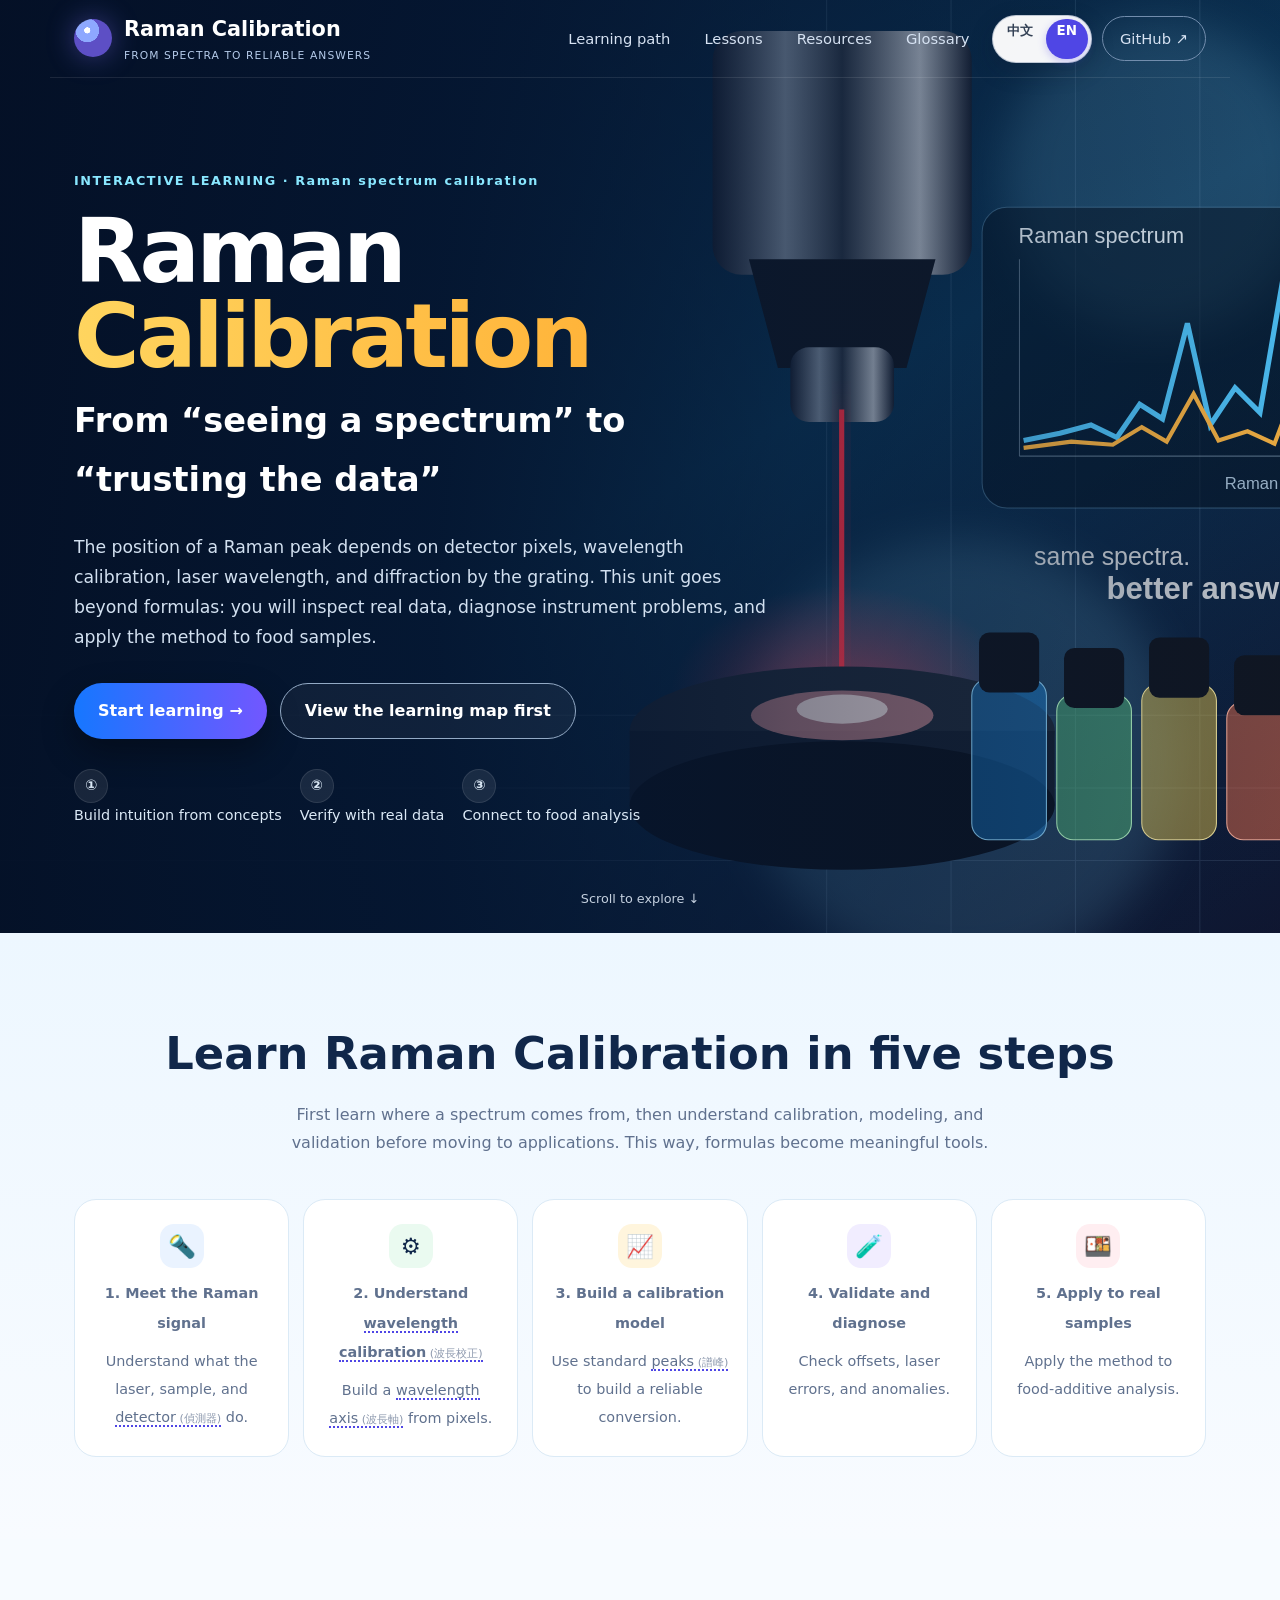
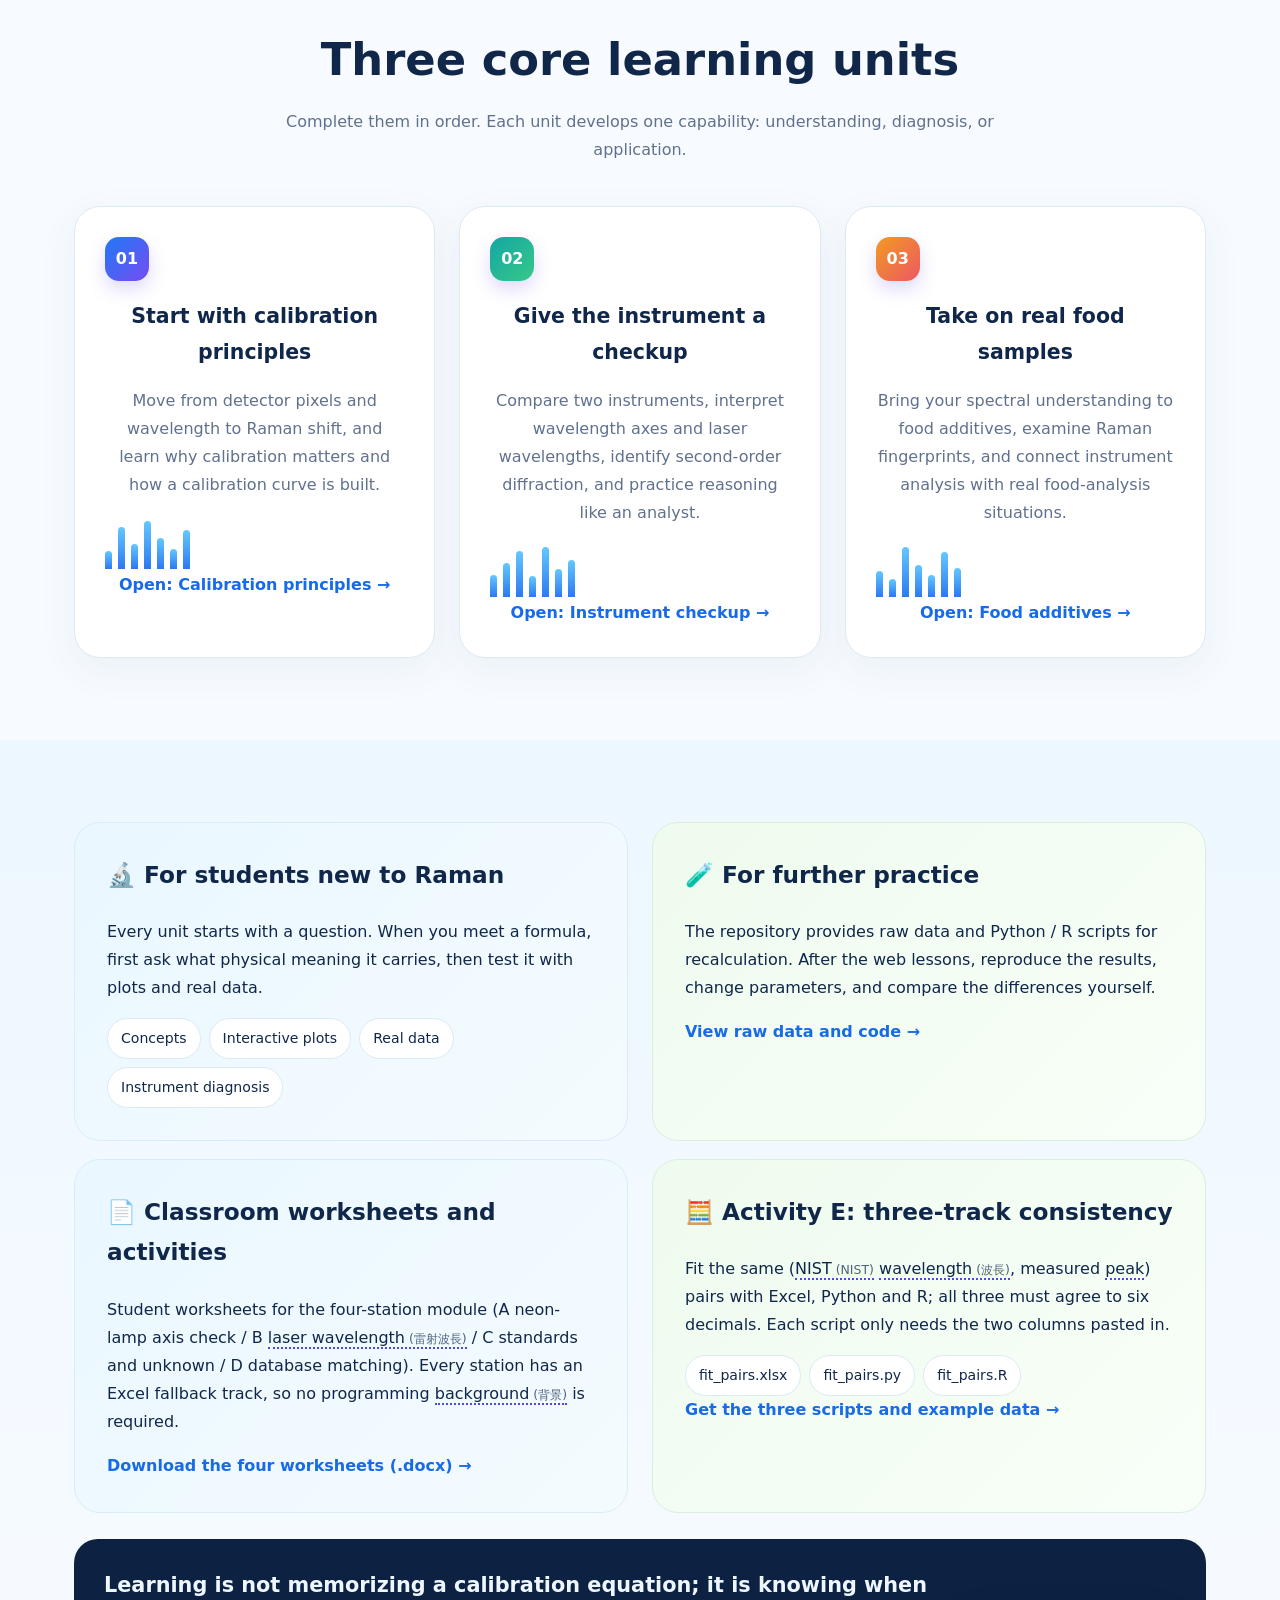
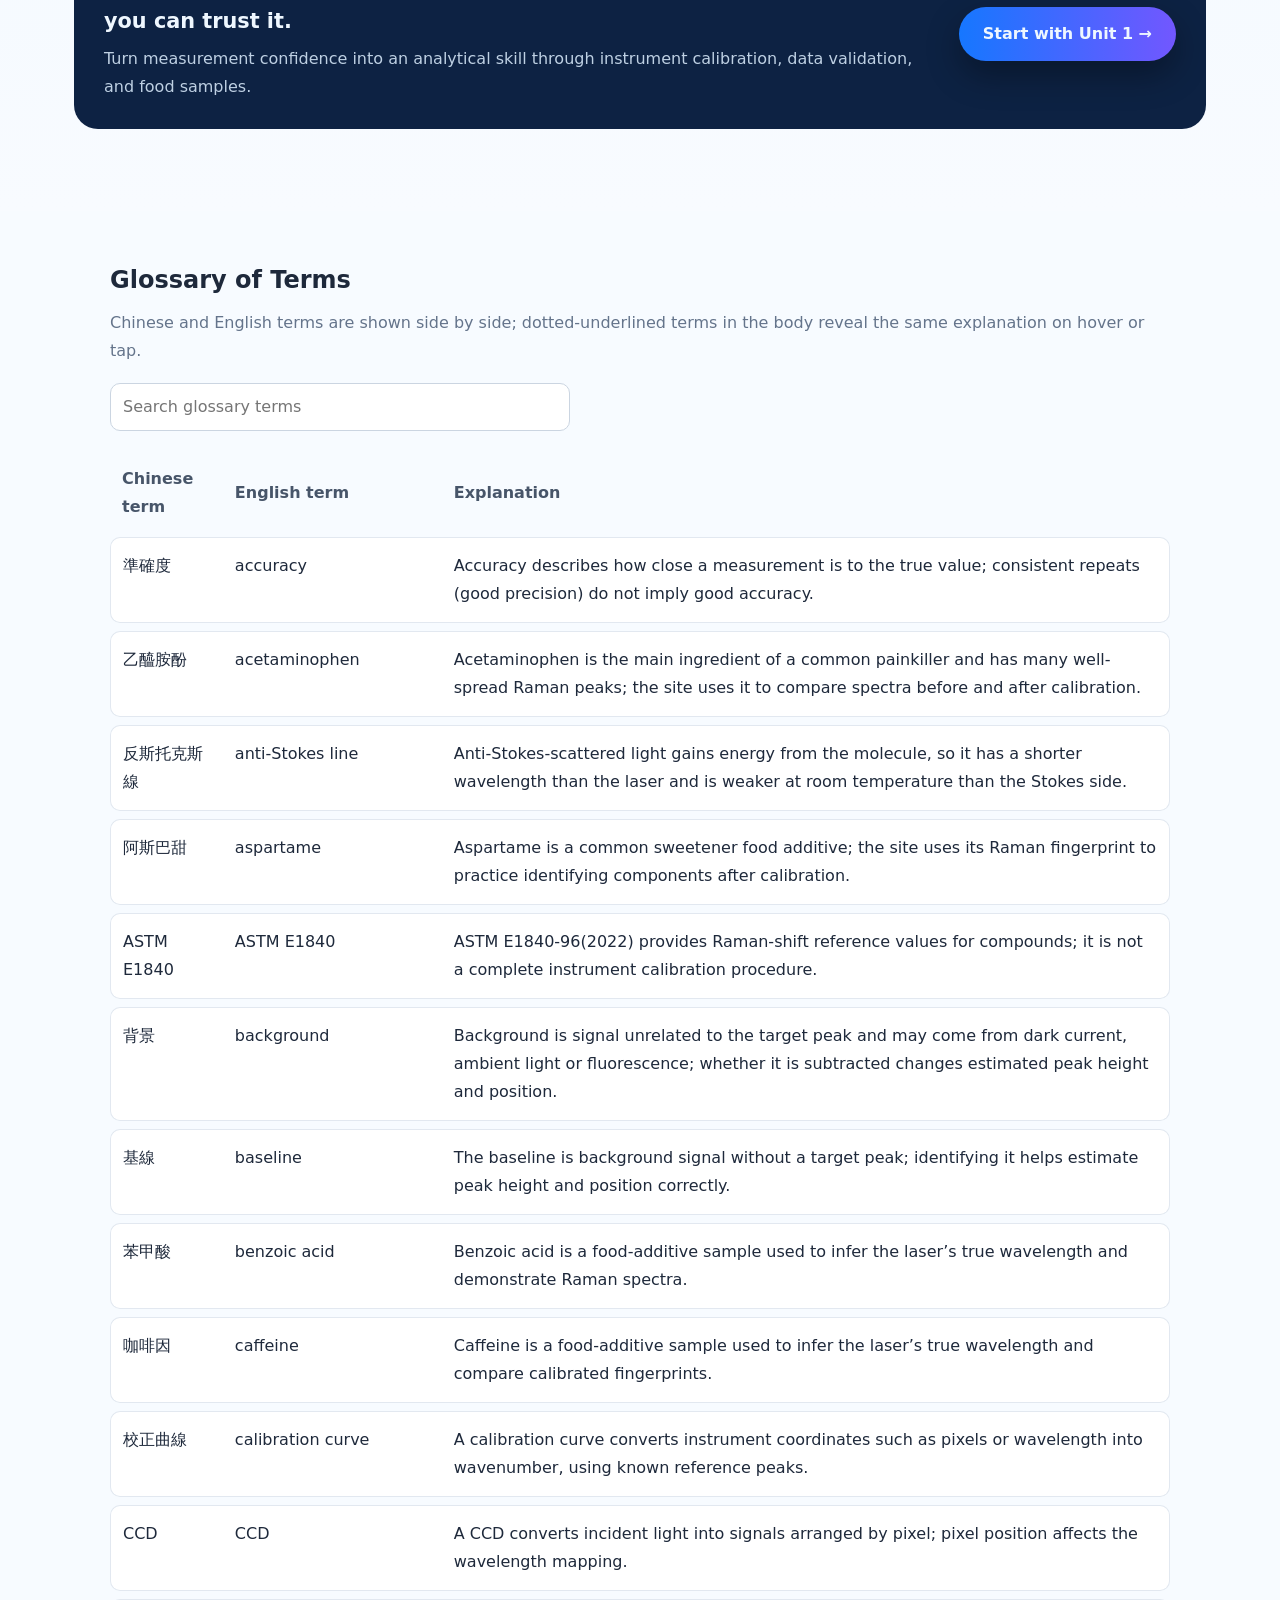
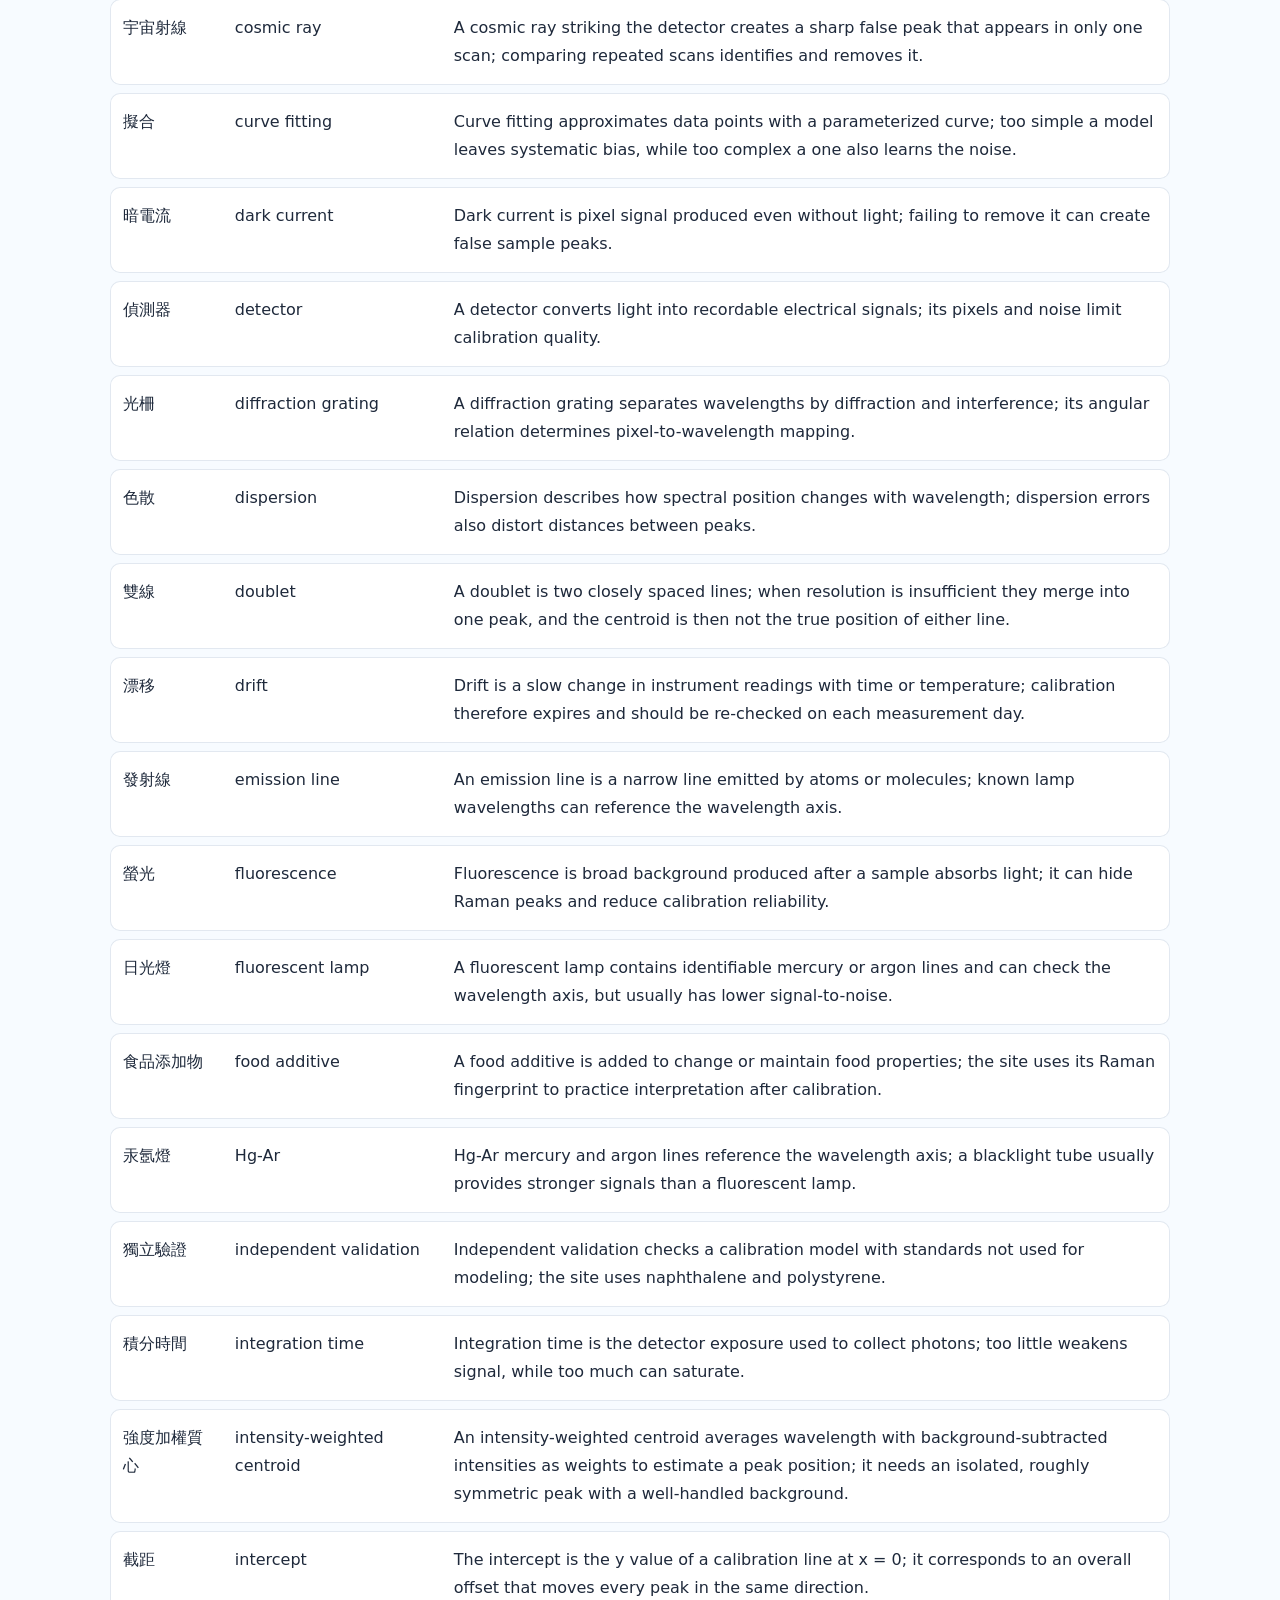
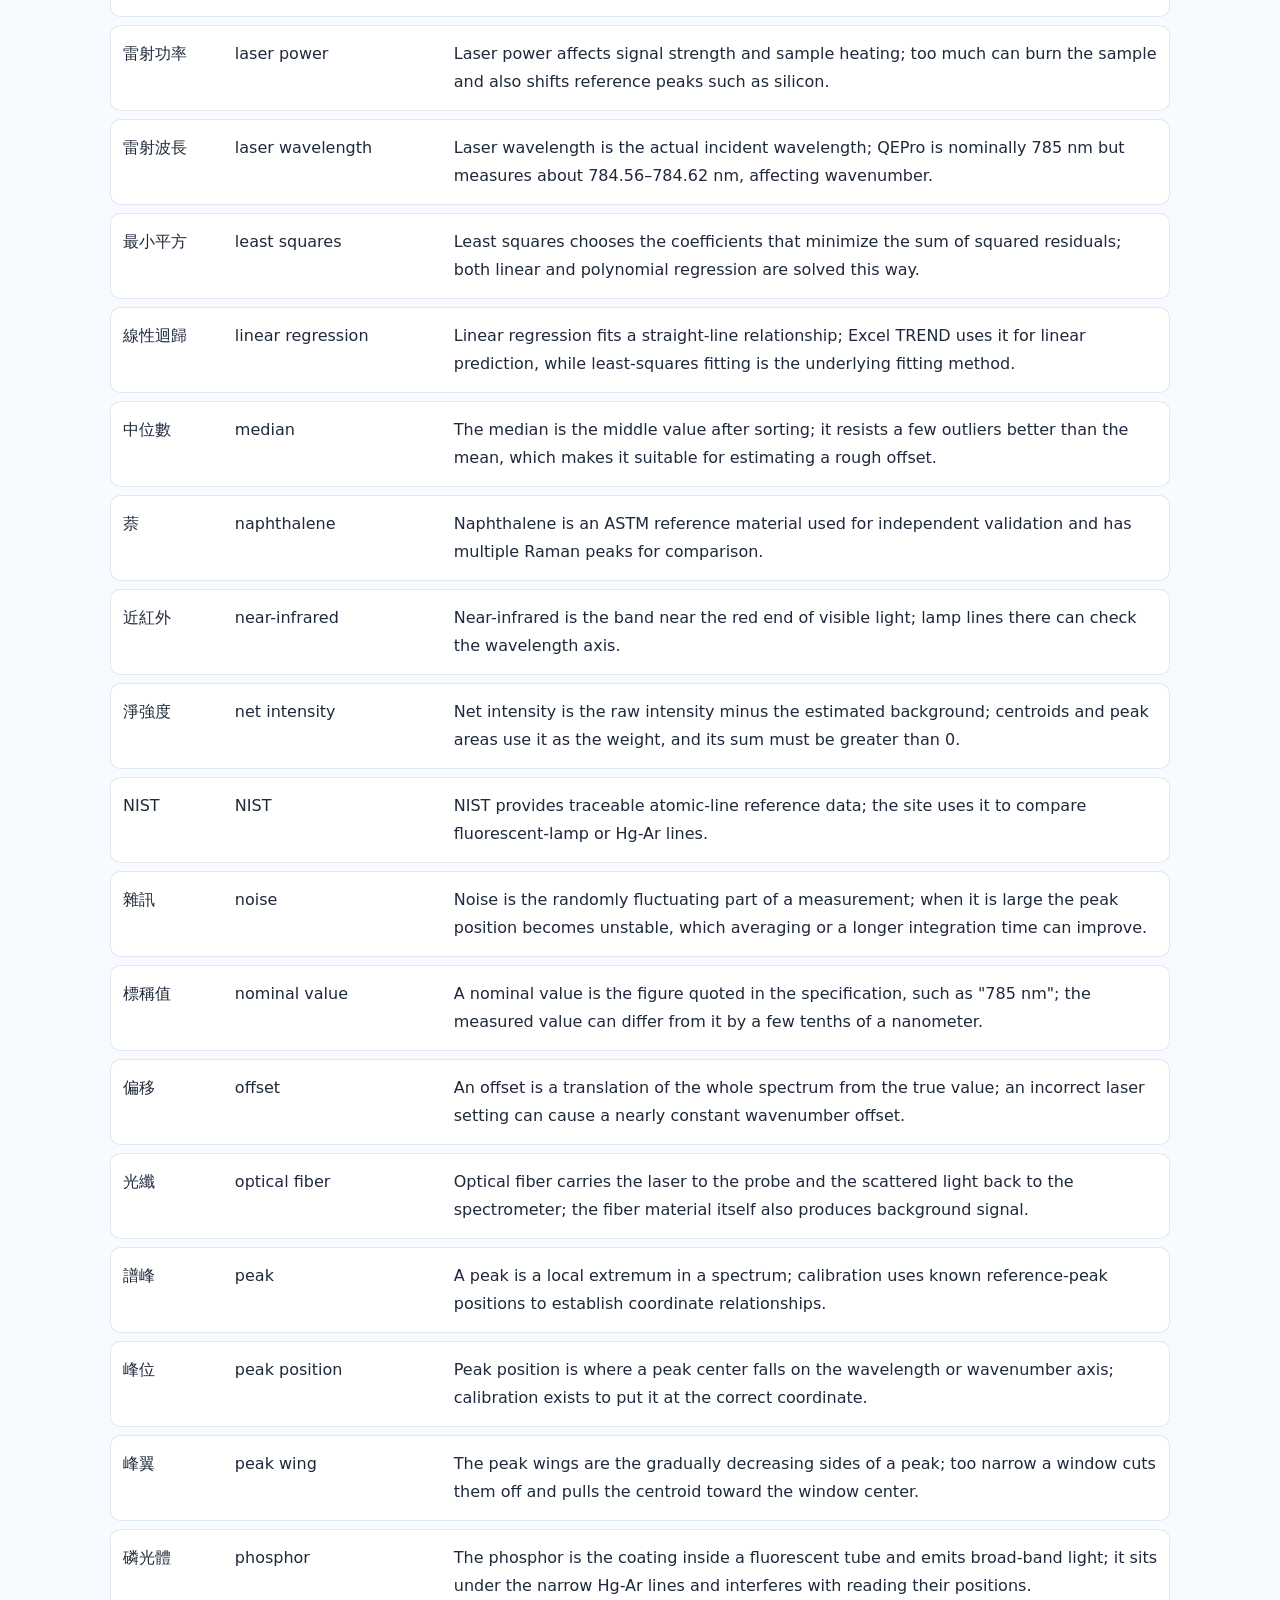
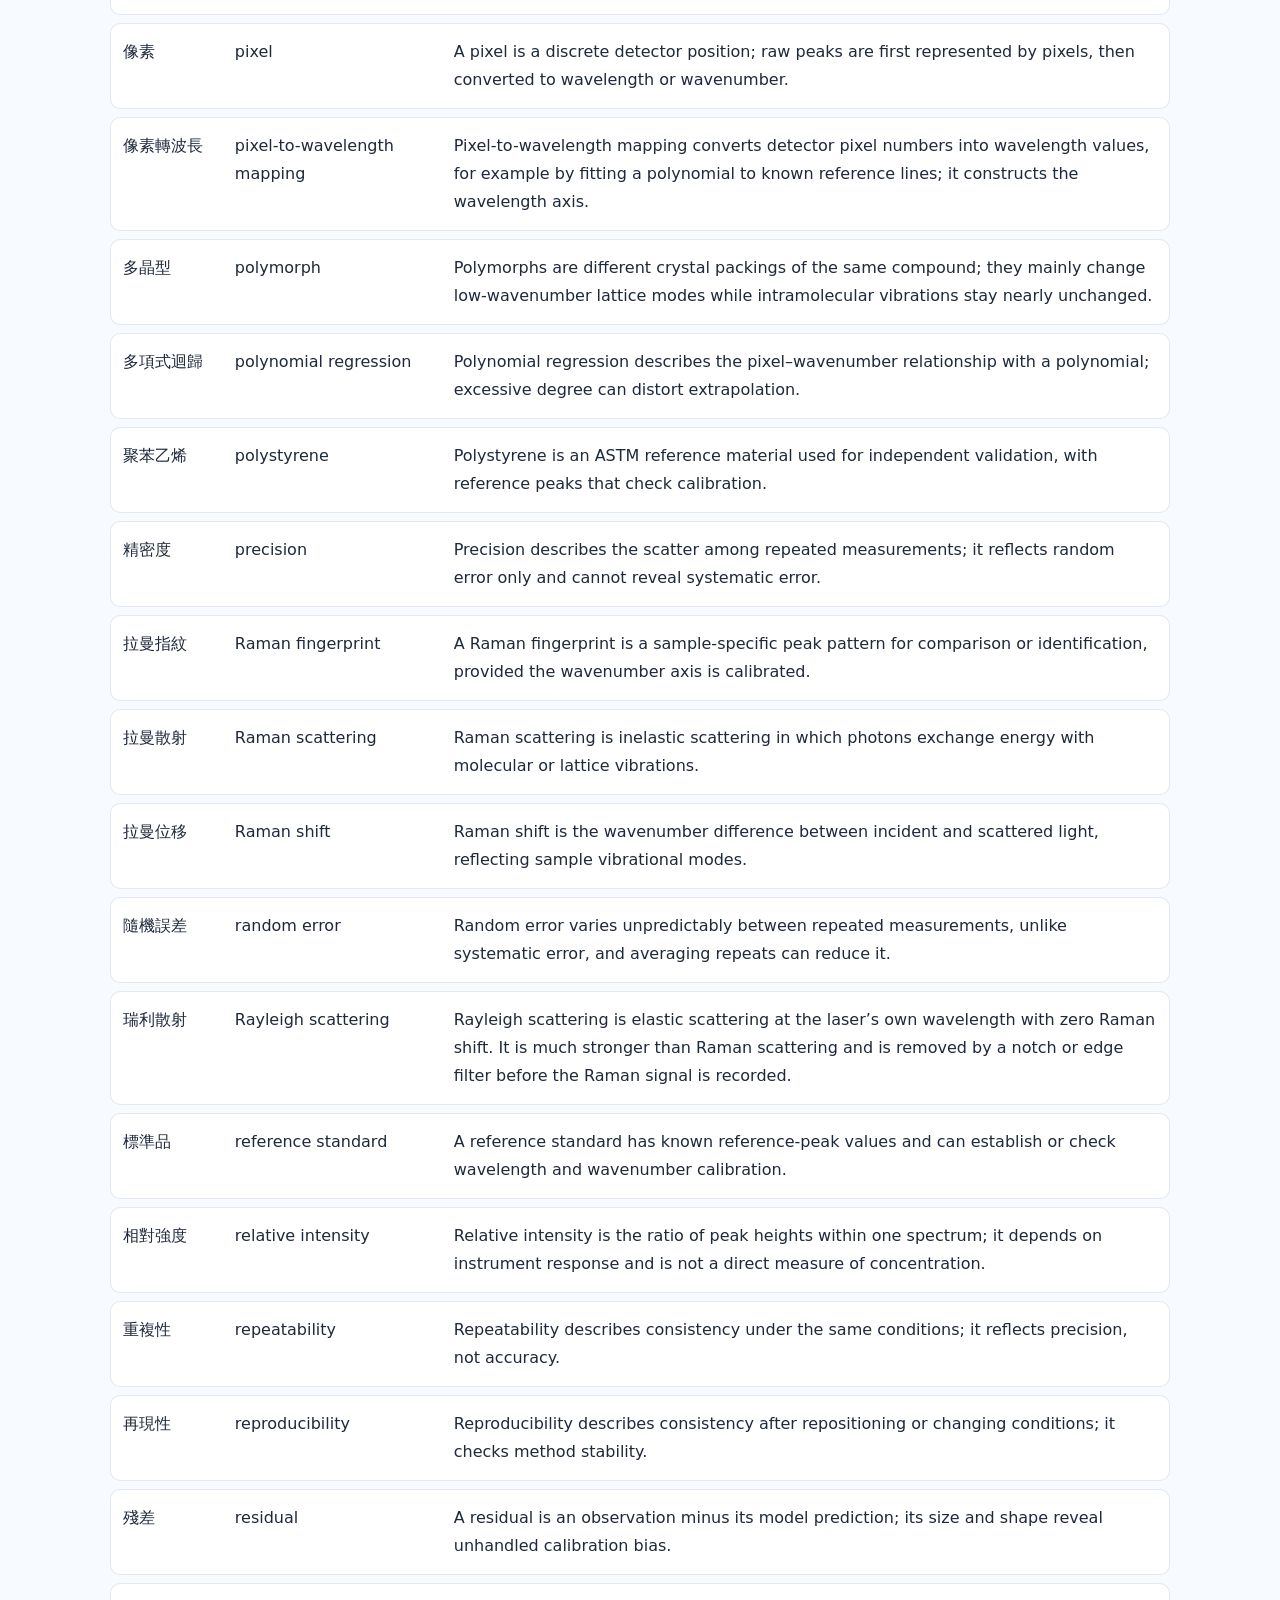
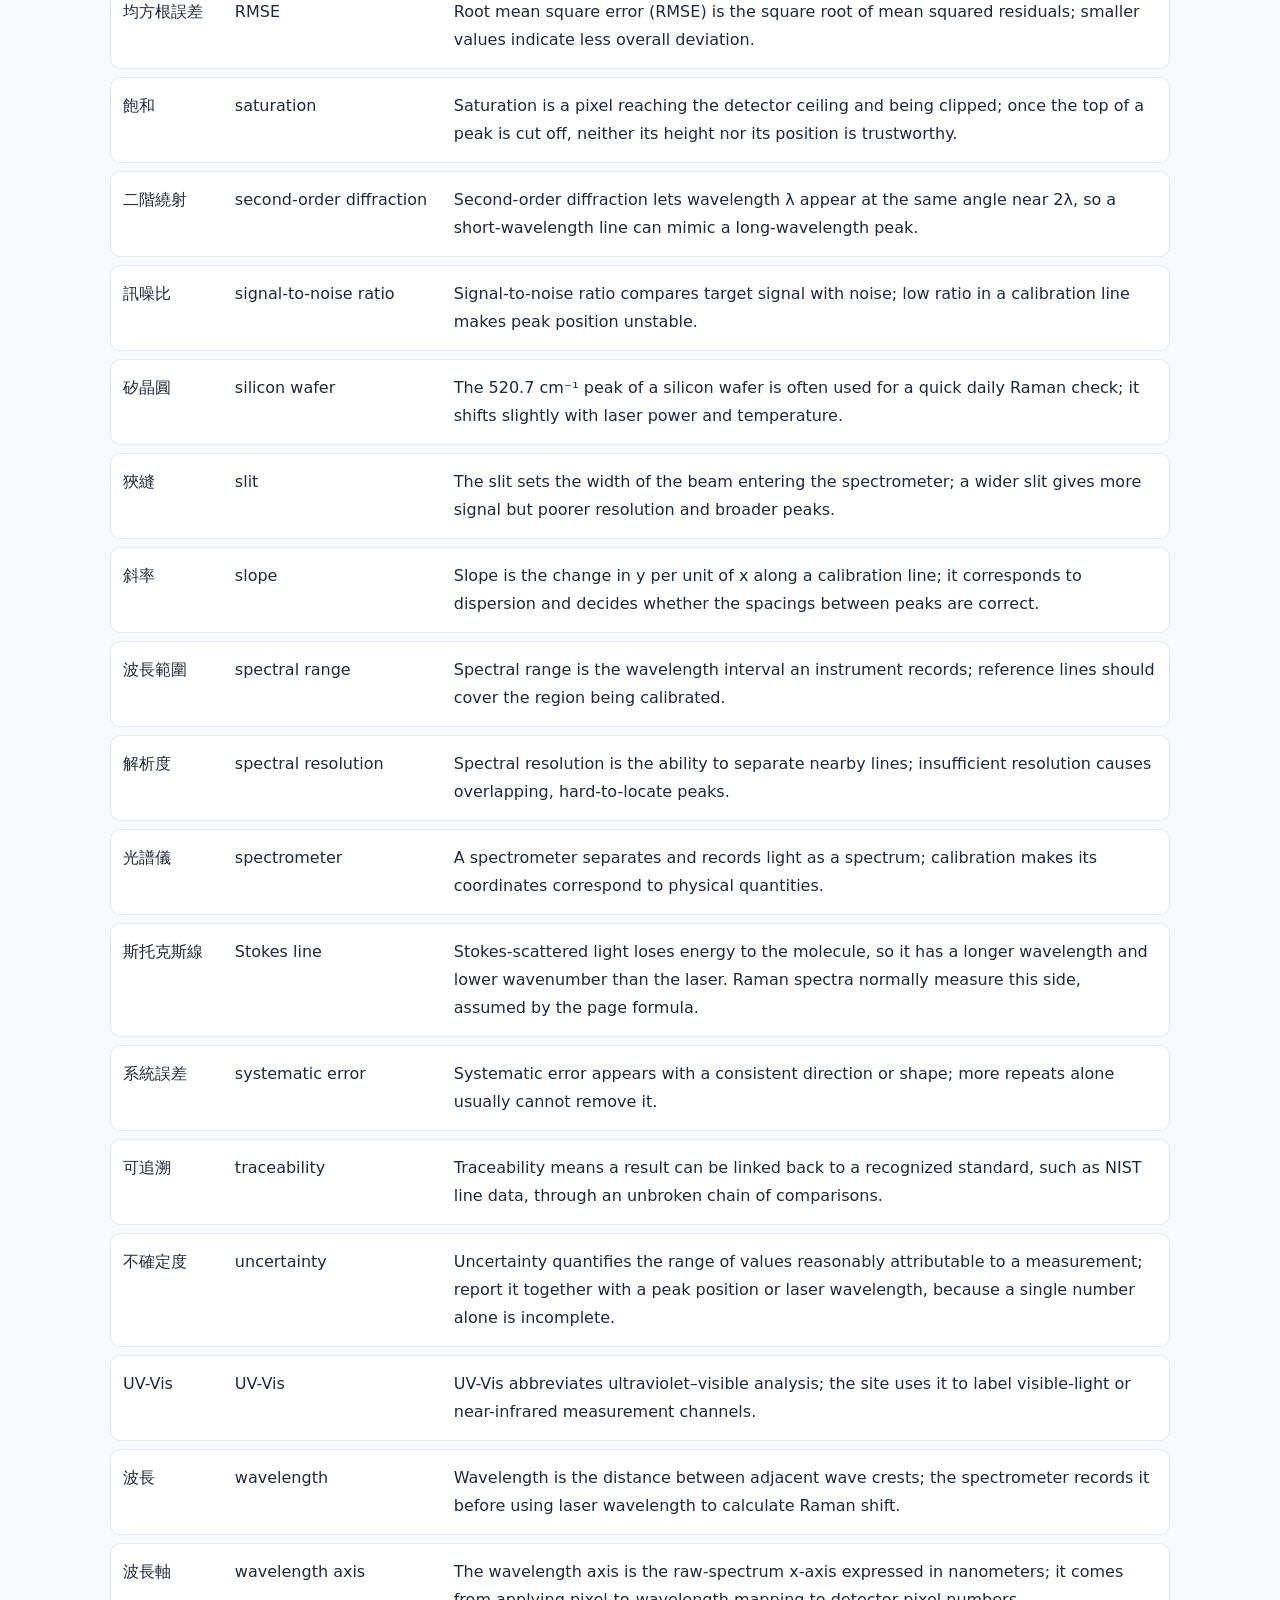
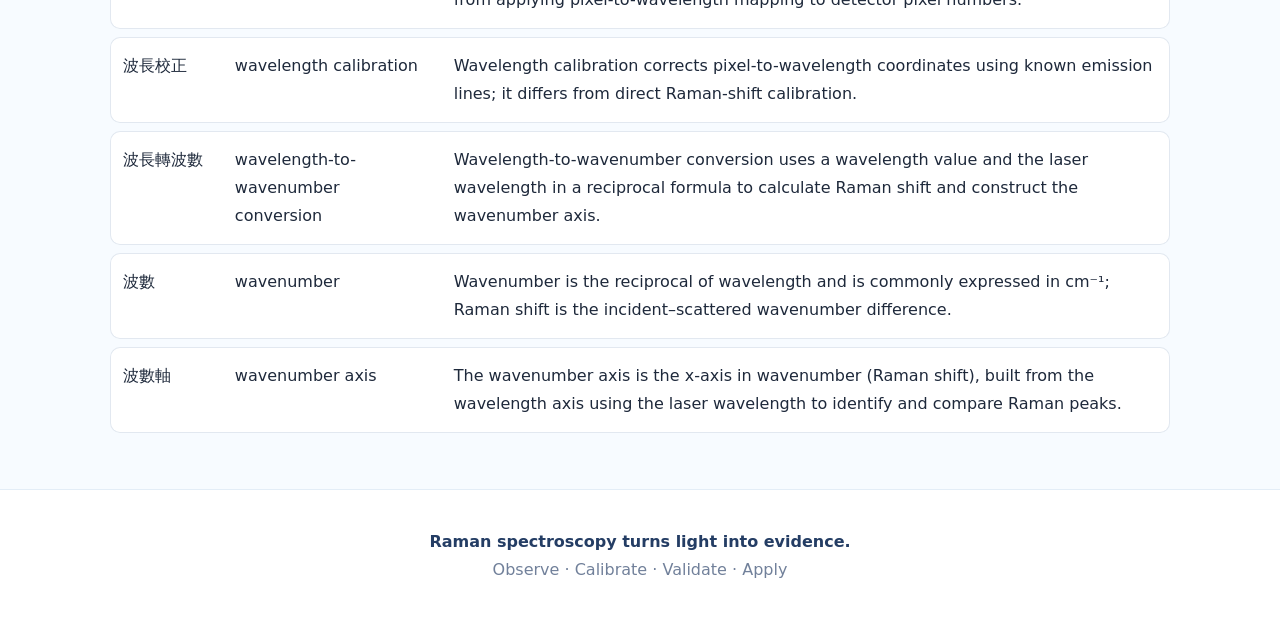
<file: index.html>
<!doctype html>
<html lang="zh-Hant">
<head>
<meta charset="utf-8">
<meta name="viewport" content="width=device-width,initial-scale=1">
<meta name="description" lang="zh-Hant" content="拉曼光譜儀波長校正互動教材：從校正原理、儀器診斷到食品添加物拉曼指紋。" data-en-content="Interactive teaching material on Raman spectrometer wavelength calibration, from calibration principles and instrument diagnosis to Raman fingerprints of food additives.">
<title lang="zh-Hant" data-en="Raman Calibration | Bilingual teaching unit on Raman spectrometer wavelength calibration">Raman Calibration｜拉曼光譜儀波長校正教材</title>
<link rel="stylesheet" href="i18n.css">
<style>
:root{--navy:#071a38;--blue:#1d6ff2;--cyan:#39c7dc;--gold:#ffc94a;--ink:#10274a;--muted:#60718e;--paper:#f7fbff;--green:#31b978;--purple:#7857f6}
*{box-sizing:border-box}html{scroll-behavior:smooth}body{margin:0;font-family:system-ui,-apple-system,"Noto Sans TC","Microsoft JhengHei",sans-serif;color:var(--ink);background:var(--paper);line-height:1.75}a{text-decoration:none;color:inherit}
.hero{min-height:720px;color:#fff;position:relative;overflow:hidden;background:#07152f url('assets/raman-hero.svg') center/cover no-repeat}.hero:after{content:"";position:absolute;inset:0;background:linear-gradient(90deg,rgba(4,16,38,.96) 0%,rgba(4,20,46,.89) 34%,rgba(4,20,46,.40) 62%,rgba(4,15,33,.10) 100%)}
.nav,.hero-inner,.section{max-width:1180px;margin:auto}.nav{height:78px;display:flex;align-items:center;justify-content:space-between;position:relative;z-index:3;padding:0 24px;border-bottom:1px solid #ffffff18}.brand{font-weight:900;font-size:1.3rem;display:flex;align-items:center;gap:12px}.logo{width:38px;height:38px;border-radius:50%;background:radial-gradient(circle at 35% 30%,#fff 0 8%,#8ea8ff 9% 32%,#5d4fc5 33% 100%);box-shadow:0 0 28px #8374ff66}.brand small{display:block;font-size:.67rem;font-weight:500;color:#b5cbea;letter-spacing:.1em}.navlinks{display:flex;gap:10px;align-items:center}.navlinks a{padding:8px 12px;border-radius:10px;color:#d6e2f2;font-size:.92rem}.navlinks a:hover{background:#ffffff12}.nav a.repo{border:1px solid #728dad;border-radius:999px;padding:9px 17px}
.hero-inner{position:relative;z-index:2;padding:92px 24px 105px;display:grid;grid-template-columns:minmax(0,700px) 1fr;align-items:center}.eyebrow{color:#89e7ff;font-weight:800;letter-spacing:.12em;font-size:.8rem}.hero h1{font-size:clamp(3.4rem,7vw,6.3rem);line-height:.95;margin:.18em 0 .15em;letter-spacing:-.04em}.hero h1 span{background:linear-gradient(90deg,#ffd55f,#ffb43a);-webkit-background-clip:text;color:transparent}.hero h2{font-size:clamp(1.35rem,2.7vw,2.1rem);margin:0 0 22px}.lead{font-size:1.08rem;color:#d2e0f0;max-width:700px}.buttons{display:flex;gap:13px;flex-wrap:wrap;margin-top:30px}.btn{display:inline-flex;align-items:center;gap:9px;border-radius:999px;padding:13px 24px;font-weight:800;background:linear-gradient(90deg,#1677ff,#7257ff);box-shadow:0 14px 34px #0005;transition:.2s}.btn:hover{transform:translateY(-2px);filter:brightness(1.08)}.btn.alt{background:#ffffff0b;border:1px solid #93aac5;box-shadow:none}.microfacts{display:flex;gap:18px;flex-wrap:wrap;margin-top:30px}.fact{display:flex;align-items:center;gap:10px;color:#dbe9f6;font-size:.9rem}.fact b{width:34px;height:34px;display:grid;place-items:center;border-radius:50%;background:#ffffff15;border:1px solid #ffffff18}
.scrollhint{position:absolute;z-index:3;bottom:22px;left:50%;transform:translateX(-50%);font-size:.8rem;color:#c4d0df;animation:float 1.8s ease-in-out infinite}@keyframes float{50%{transform:translate(-50%,6px)}}
.section{padding:82px 24px}.center{text-align:center}.section h2{font-size:clamp(1.9rem,4vw,2.8rem);margin:0 0 8px}.sub{color:var(--muted);margin:0 auto 42px;max-width:760px}.cards{display:grid;grid-template-columns:repeat(3,1fr);gap:24px}.card{position:relative;overflow:hidden;background:#fff;border:1px solid #dce9f6;border-radius:26px;padding:30px;box-shadow:0 12px 38px #284d7610;transition:.25s}.card:before{content:"";position:absolute;inset:0;background:linear-gradient(135deg,#1677ff08,#7657ff08);opacity:0;transition:.25s}.card:hover{transform:translateY(-7px);box-shadow:0 22px 58px #284d7628}.card:hover:before{opacity:1}.num{position:relative;width:44px;height:44px;display:grid;place-items:center;border-radius:14px;color:#fff;font-weight:900;background:linear-gradient(135deg,#2179f6,#754df1);margin-bottom:18px;box-shadow:0 8px 18px #6c5be83a}.card:nth-child(2) .num{background:linear-gradient(135deg,#12a6a3,#39c889)}.card:nth-child(3) .num{background:linear-gradient(135deg,#f29a22,#ed5863)}.card h3{position:relative;margin:0 0 8px;font-size:1.28rem}.card p{position:relative;color:var(--muted);min-height:90px}.go{position:relative;font-weight:800;color:#176ae8}.mini-spectrum{height:52px;display:flex;align-items:end;gap:6px;margin:18px 0 2px}.mini-spectrum i{width:7px;border-radius:5px 5px 0 0;background:linear-gradient(#64c8ff,#2c79f0);transition:.25s}.card:hover .mini-spectrum i:nth-child(odd){transform:scaleY(1.22)}.card:hover .mini-spectrum i:nth-child(even){transform:scaleY(.82)}
.route{background:linear-gradient(180deg,#edf7ff,#f8fbff)}.steps{display:grid;grid-template-columns:repeat(5,1fr);gap:14px}.step{padding:24px 16px;border-radius:22px;background:white;border:1px solid #dbeaf6}.step strong{display:block;font-size:1.05rem;margin:10px 0}.step span{color:var(--muted);font-size:.9rem}.icon{width:44px;height:44px;display:grid;place-items:center;margin:auto;border-radius:14px;background:#eaf3ff;font-size:1.4rem}.step:nth-child(2) .icon{background:#eafaf0}.step:nth-child(3) .icon{background:#fff5dd}.step:nth-child(4) .icon{background:#f1edff}.step:nth-child(5) .icon{background:#ffeef1}
.guide{display:grid;grid-template-columns:1fr 1fr;gap:24px}.panel{border-radius:26px;padding:32px;background:linear-gradient(135deg,#eaf7ff,#f4fbff);border:1px solid #d9edf9}.panel:nth-child(2){background:linear-gradient(135deg,#effbef,#f8fff8);border-color:#d8f0db}.panel h3{font-size:1.45rem;margin-top:0}.chips{display:flex;flex-wrap:wrap;gap:8px}.chip{background:#fff;border:1px solid #dceaf3;border-radius:999px;padding:7px 13px;font-size:.88rem}
.callout{margin-top:26px;border-radius:24px;padding:28px 30px;background:#0d2243;color:#eef7ff;display:flex;align-items:center;justify-content:space-between;gap:24px}.callout strong{font-size:1.3rem}.callout p{margin:.3rem 0 0;color:#bed0e3}.callout .btn{white-space:nowrap}
.footer{text-align:center;padding:38px 20px 50px;color:#71809a;background:#fff;border-top:1px solid #e3edf7}.footer strong{color:#243d64}
.reveal{opacity:0;transform:translateY(18px);transition:opacity .65s ease,transform .65s ease}.reveal.show{opacity:1;transform:none}
@media(max-width:900px){.steps{grid-template-columns:repeat(2,1fr)}.steps .step:last-child{grid-column:1/-1}.navlinks a:not(.repo){display:none}}
@media(max-width:780px){.hero-inner{grid-template-columns:1fr;padding-top:58px}.hero{min-height:720px;background-position:62% center}.hero:after{background:linear-gradient(90deg,rgba(4,16,38,.96),rgba(4,20,46,.75))}.cards,.guide{grid-template-columns:1fr}.card p{min-height:0}.callout{align-items:flex-start;flex-direction:column}.microfacts{gap:10px}.nav a.repo{display:none}}
@media(max-width:520px){.steps{grid-template-columns:1fr}.steps .step:last-child{grid-column:auto}.hero h1{font-size:3.2rem}.section{padding:62px 18px}.nav,.hero-inner{padding-left:18px;padding-right:18px}}
@media(prefers-reduced-motion:reduce){*{scroll-behavior:auto!important;animation:none!important;transition:none!important}.reveal{opacity:1;transform:none}}
</style>
</head>
<body>
<header class="hero">
<nav class="nav"><div class="brand"><span class="logo" aria-hidden="true"></span><span>Raman Calibration<small>FROM SPECTRA TO RELIABLE ANSWERS</small></span></div><div class="navlinks"><a href="#route"><span lang="zh-Hant">學習路線</span><span lang="en">Learning path</span></a><a href="#learn"><span lang="zh-Hant">教材單元</span><span lang="en">Lessons</span></a><a href="#resources"><span lang="zh-Hant">資源</span><span lang="en">Resources</span></a><a href="#glossary"><span lang="zh-Hant">專有名詞</span><span lang="en">Glossary</span></a><span id="i18n-slot"></span><a class="repo" href="https://github.com/Tai-ShengYeh/raman-calibration">GitHub ↗</a></div></nav>
<div class="hero-inner"><div><div class="eyebrow">INTERACTIVE LEARNING · <span lang="zh-Hant">拉曼光譜校正</span><span lang="en">Raman spectrum calibration</span></div><h1>Raman <span>Calibration</span></h1><h2><span lang="zh-Hant">從「看到光譜」到「相信數據」</span><span lang="en">From “seeing a spectrum” to “trusting the data”</span></h2><p class="lead"><span lang="zh-Hant">一條拉曼峰的位置，背後同時牽涉 detector pixel、波長校正、雷射波長與光柵繞射。這套教材不只告訴你公式，更帶你看真實資料、找出儀器問題，最後把方法應用到食品樣品。</span><span lang="en">The position of a Raman peak depends on detector pixels, wavelength calibration, laser wavelength, and diffraction by the grating. This unit goes beyond formulas: you will inspect real data, diagnose instrument problems, and apply the method to food samples.</span></p><div class="buttons"><a class="btn" href="#learn"><span lang="zh-Hant">開始學習 <span>→</span></span><span lang="en">Start learning <span>→</span></span></a><a class="btn alt" href="#route"><span lang="zh-Hant">先看學習地圖</span><span lang="en">View the learning map first</span></a></div><div class="microfacts"><div class="fact"><span lang="zh-Hant"><b>①</b> 從概念建立直覺</span><span lang="en"><b>①</b> Build intuition from concepts</span></div><div class="fact"><span lang="zh-Hant"><b>②</b> 用真實數據驗證</span><span lang="en"><b>②</b> Verify with real data</span></div><div class="fact"><span lang="zh-Hant"><b>③</b> 連結食品分析應用</span><span lang="en"><b>③</b> Connect to food analysis</span></div></div></div></div>
<div class="scrollhint"><span lang="zh-Hant">向下探索 ↓</span><span lang="en">Scroll to explore ↓</span></div></header>
<section class="route" id="route"><div class="section center reveal"><h2><span lang="zh-Hant">五步學會 Raman Calibration</span><span lang="en">Learn Raman Calibration in five steps</span></h2><p class="sub"><span lang="zh-Hant">先知道光譜從哪裡來，再理解校正、建模與驗證，最後才進入應用。這樣學，公式會變成有意義的工具。</span><span lang="en">First learn where a spectrum comes from, then understand calibration, modeling, and validation before moving to applications. This way, formulas become meaningful tools.</span></p><div class="steps"><div class="step"><div class="icon">🔦</div><strong><span lang="zh-Hant">1. 認識拉曼訊號</span><span lang="en">1. Meet the Raman signal</span></strong><span><span lang="zh-Hant">知道 laser、sample 與 detector 在做什麼。</span><span lang="en">Understand what the laser, sample, and detector do.</span></span></div><div class="step"><div class="icon">⚙️</div><strong><span lang="zh-Hant">2. 理解波長校正</span><span lang="en">2. Understand wavelength calibration</span></strong><span><span lang="zh-Hant">從 pixel 建立 wavelength axis。</span><span lang="en">Build a wavelength axis from pixels.</span></span></div><div class="step"><div class="icon">📈</div><strong><span lang="zh-Hant">3. 建立校正模型</span><span lang="en">3. Build a calibration model</span></strong><span><span lang="zh-Hant">用標準峰建立可靠的轉換關係。</span><span lang="en">Use standard peaks to build a reliable conversion.</span></span></div><div class="step"><div class="icon">🧪</div><strong><span lang="zh-Hant">4. 驗證與診斷</span><span lang="en">4. Validate and diagnose</span></strong><span><span lang="zh-Hant">檢查偏移、雷射誤差與異常現象。</span><span lang="en">Check offsets, laser errors, and anomalies.</span></span></div><div class="step"><div class="icon">🍱</div><strong><span lang="zh-Hant">5. 真實樣品應用</span><span lang="en">5. Apply to real samples</span></strong><span><span lang="zh-Hant">把方法帶入食品添加物分析。</span><span lang="en">Apply the method to food-additive analysis.</span></span></div></div></div></section>
<section class="section center reveal" id="learn"><h2><span lang="zh-Hant">三個核心教材單元</span><span lang="en">Three core learning units</span></h2><p class="sub"><span lang="zh-Hant">建議依序完成。每一個單元都對應一種能力：理解、診斷、應用。</span><span lang="en">Complete them in order. Each unit develops one capability: understanding, diagnosis, or application.</span></p><div class="cards">
<a class="card" href="raman_calibration_tutorial.html"><div class="num">01</div><h3><span lang="zh-Hant">先懂校正原理</span><span lang="en">Start with calibration principles</span></h3><p><span lang="zh-Hant">從 detector pixel、波長到 Raman shift，理解「為什麼要校正」以及校正曲線如何建立。</span><span lang="en">Move from detector pixels and wavelength to Raman shift, and learn why calibration matters and how a calibration curve is built.</span></p><div class="mini-spectrum"><i style="height:18px"></i><i style="height:42px"></i><i style="height:25px"></i><i style="height:48px"></i><i style="height:31px"></i><i style="height:20px"></i><i style="height:39px"></i></div><span class="go"><span lang="zh-Hant">進入：校正原理 →</span><span lang="en">Open: Calibration principles →</span></span></a>
<a class="card" href="raman_calibration_unit1b.html"><div class="num">02</div><h3><span lang="zh-Hant">幫儀器做體檢</span><span lang="en">Give the instrument a checkup</span></h3><p><span lang="zh-Hant">比較兩台儀器，實際判讀波長軸、雷射波長與二階繞射造成的問題，練習像分析人員一樣找原因。</span><span lang="en">Compare two instruments, interpret wavelength axes and laser wavelengths, identify second-order diffraction, and practice reasoning like an analyst.</span></p><div class="mini-spectrum"><i style="height:22px"></i><i style="height:34px"></i><i style="height:46px"></i><i style="height:21px"></i><i style="height:50px"></i><i style="height:28px"></i><i style="height:37px"></i></div><span class="go"><span lang="zh-Hant">進入：儀器體檢 →</span><span lang="en">Open: Instrument checkup →</span></span></a>
<a class="card" href="raman_food_additives_tutorial.html"><div class="num">03</div><h3><span lang="zh-Hant">挑戰真實食品樣品</span><span lang="en">Take on real food samples</span></h3><p><span lang="zh-Hant">把前面建立的光譜觀念帶到食品添加物，觀察拉曼指紋，連結儀器分析與實際食品分析情境。</span><span lang="en">Bring your spectral understanding to food additives, examine Raman fingerprints, and connect instrument analysis with real food-analysis situations.</span></p><div class="mini-spectrum"><i style="height:26px"></i><i style="height:18px"></i><i style="height:50px"></i><i style="height:32px"></i><i style="height:22px"></i><i style="height:45px"></i><i style="height:29px"></i></div><span class="go"><span lang="zh-Hant">進入：食品添加物 →</span><span lang="en">Open: Food additives →</span></span></a>
</div></section>
<section id="resources" class="route"><div class="section reveal"><div class="guide"><div class="panel"><h3><span lang="zh-Hant">🔬 給第一次接觸拉曼的學生</span><span lang="en">🔬 For students new to Raman</span></h3><p><span lang="zh-Hant">每個單元都從問題出發。遇到公式時，先問它代表什麼物理意義，再用圖表和實際數據驗證。</span><span lang="en">Every unit starts with a question. When you meet a formula, first ask what physical meaning it carries, then test it with plots and real data.</span></p><div class="chips"><span class="chip"><span lang="zh-Hant">概念建立</span><span lang="en">Concepts</span></span><span class="chip"><span lang="zh-Hant">互動圖表</span><span lang="en">Interactive plots</span></span><span class="chip"><span lang="zh-Hant">真實數據</span><span lang="en">Real data</span></span><span class="chip"><span lang="zh-Hant">儀器診斷</span><span lang="en">Instrument diagnosis</span></span></div></div><div class="panel"><h3><span lang="zh-Hant">🧪 給想進一步練習的人</span><span lang="en">🧪 For further practice</span></h3><p><span lang="zh-Hant">Repository 內提供原始資料與 Python / R 重算腳本。完成網頁教材後，可以自己重現結果、修改參數並比較差異。</span><span lang="en">The repository provides raw data and Python / R scripts for recalculation. After the web lessons, reproduce the results, change parameters, and compare the differences yourself.</span></p><a class="go" href="https://github.com/Tai-ShengYeh/raman-calibration"><span lang="zh-Hant">查看原始資料與程式碼 →</span><span lang="en">View raw data and code →</span></a></div></div><div class="guide" style="margin-top:18px"><div class="panel"><h3><span lang="zh-Hant">📄 課堂用的學習單與活動</span><span lang="en">📄 Classroom worksheets and activities</span></h3><p><span lang="zh-Hant">四站式實作模組的學生學習單（A 氖燈查軸／B 雷射波長／C 標準物與未知樣品／D 資料庫比對），每一站都附 Excel 保底軌，沒有程式基礎也走得完。</span><span lang="en">Student worksheets for the four-station module (A neon-lamp axis check / B laser wavelength / C standards and unknown / D database matching). Every station has an Excel fallback track, so no programming background is required.</span></p><a class="go" href="worksheets/%E6%8B%89%E6%9B%BC%E6%A0%A1%E6%AD%A3%E5%AF%A6%E4%BD%9C_%E5%9B%9B%E5%BC%B5%E5%AD%B8%E7%BF%92%E5%96%AE_%E5%AD%B8%E7%94%9F%E7%89%88.docx"><span lang="zh-Hant">下載四張學習單（.docx）→</span><span lang="en">Download the four worksheets (.docx) →</span></a></div><div class="panel"><h3><span lang="zh-Hant">🧮 活動 E：三軌一致性</span><span lang="en">🧮 Activity E: three-track consistency</span></h3><p><span lang="zh-Hant">同一組 (NIST 波長, 量測峰位) 資料，用 Excel、Python、R 各擬合一次，三個答案應該一模一樣到小數第 6 位。三份腳本都只要貼上兩欄數字。</span><span lang="en">Fit the same (NIST wavelength, measured peak) pairs with Excel, Python and R; all three must agree to six decimals. Each script only needs the two columns pasted in.</span></p><div class="chips"><span class="chip">fit_pairs.xlsx</span><span class="chip">fit_pairs.py</span><span class="chip">fit_pairs.R</span></div><a class="go" href="https://github.com/Tai-ShengYeh/raman-calibration/tree/main/worksheets/activity_E"><span lang="zh-Hant">取得三份腳本與範例資料 →</span><span lang="en">Get the three scripts and example data →</span></a></div></div><div class="callout"><div><strong><span lang="zh-Hant">學習不是記住一個校正式，而是知道什麼時候可以相信它。</span><span lang="en">Learning is not memorizing a calibration equation; it is knowing when you can trust it.</span></strong><p><span lang="zh-Hant">從儀器校正、數據驗證到食品樣品，把「量測可信度」變成可操作的分析能力。</span><span lang="en">Turn measurement confidence into an analytical skill through instrument calibration, data validation, and food samples.</span></p></div><a class="btn" href="raman_calibration_tutorial.html"><span lang="zh-Hant">從第一單元開始 →</span><span lang="en">Start with Unit 1 →</span></a></div></div></section>
<footer class="footer"><strong>Raman spectroscopy turns light into evidence.</strong><br><span lang="zh-Hant">觀察 · 校正 · 驗證 · 應用</span><span lang="en">Observe · Calibrate · Validate · Apply</span></footer>
<script>
const io=new IntersectionObserver(es=>es.forEach(e=>{if(e.isIntersecting)e.target.classList.add('show')}),{threshold:.12});document.querySelectorAll('.reveal').forEach(el=>io.observe(el));
</script>
<script src="glossary.js" defer></script>
<script src="i18n.js" defer></script>
</body></html>
</file>
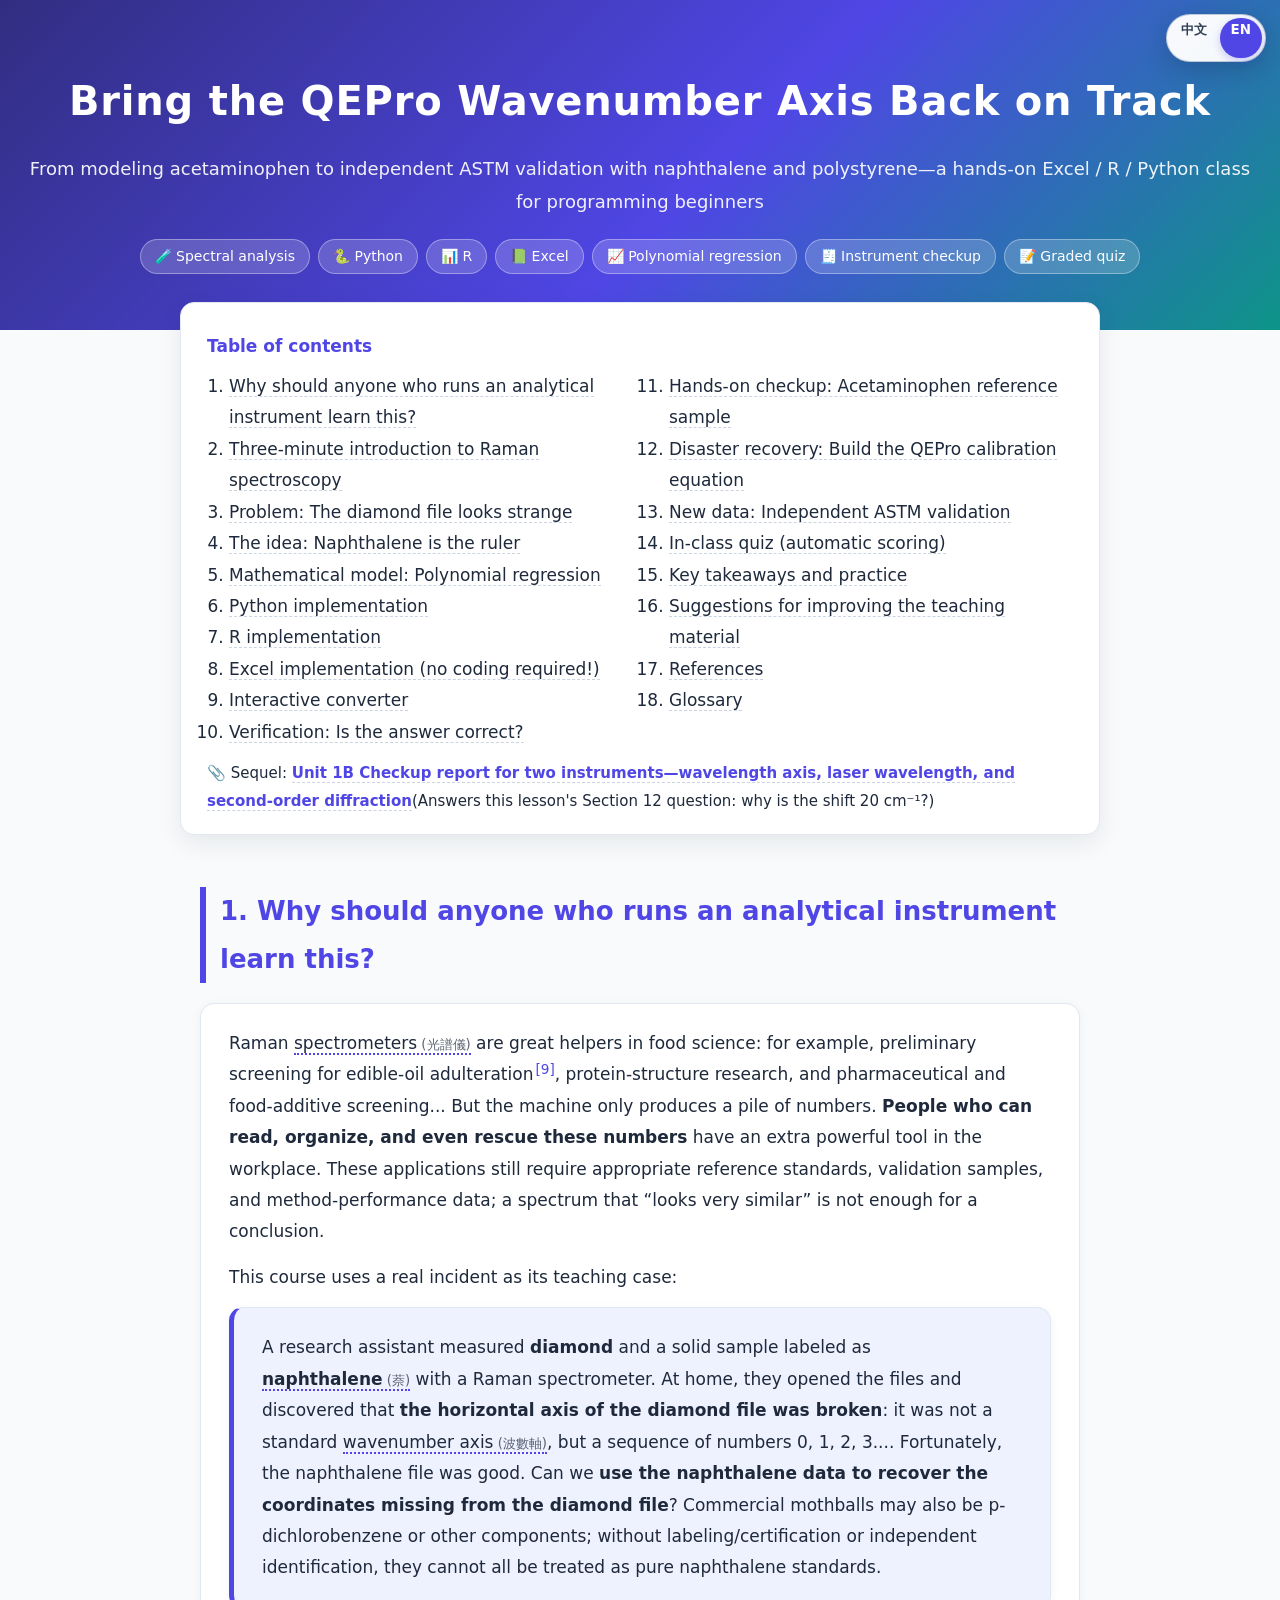
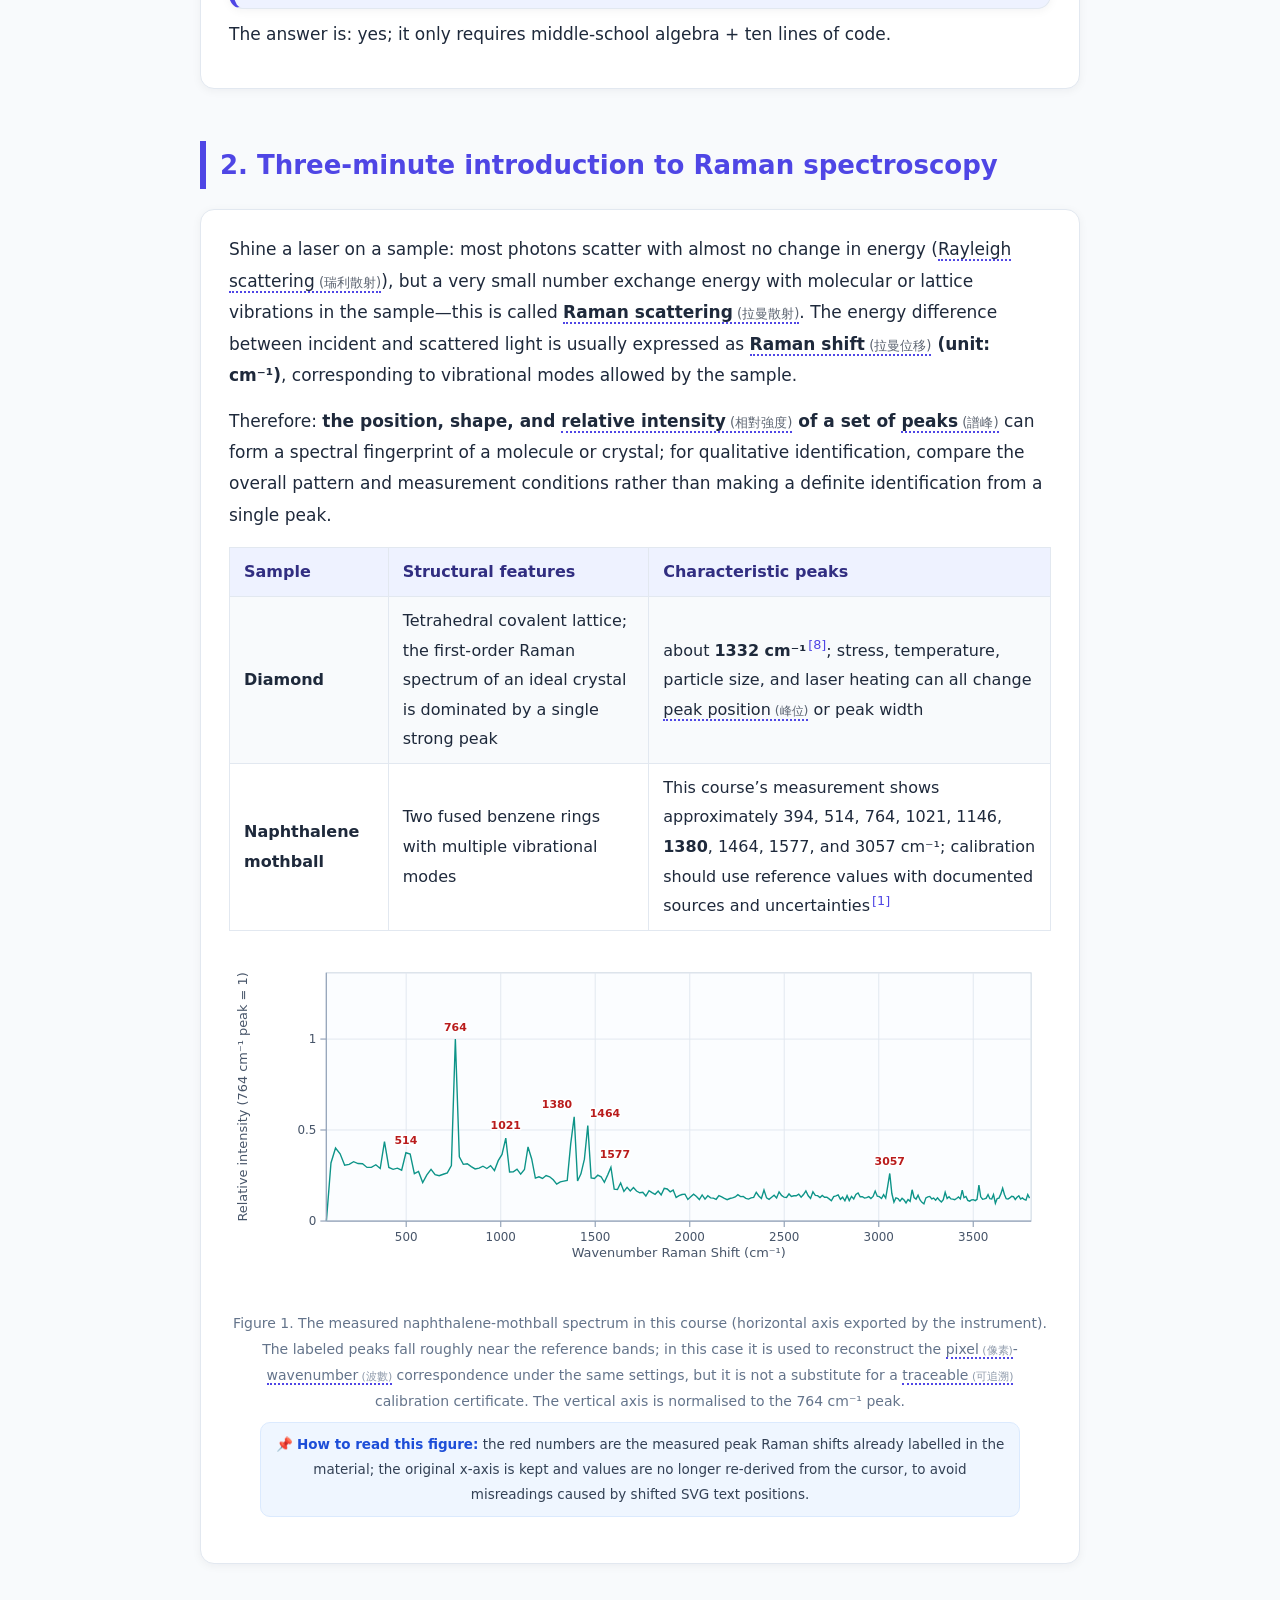
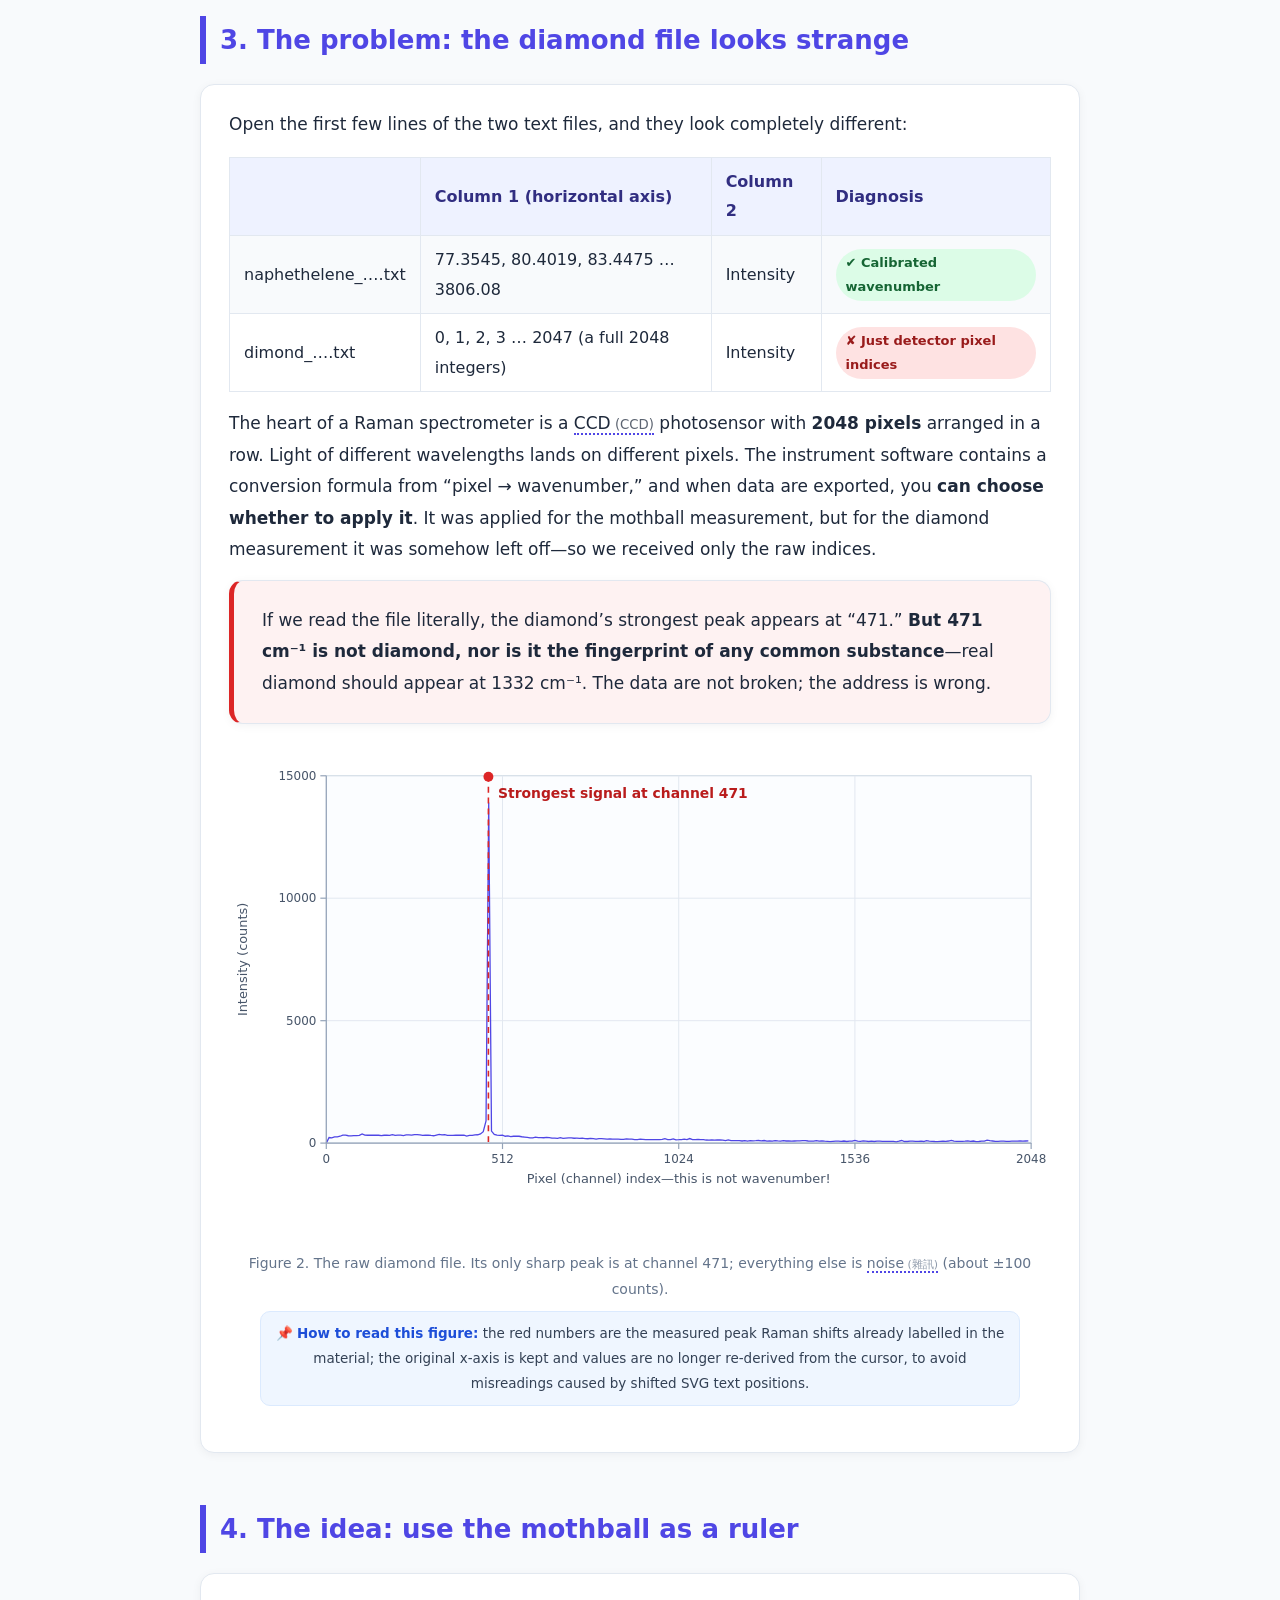
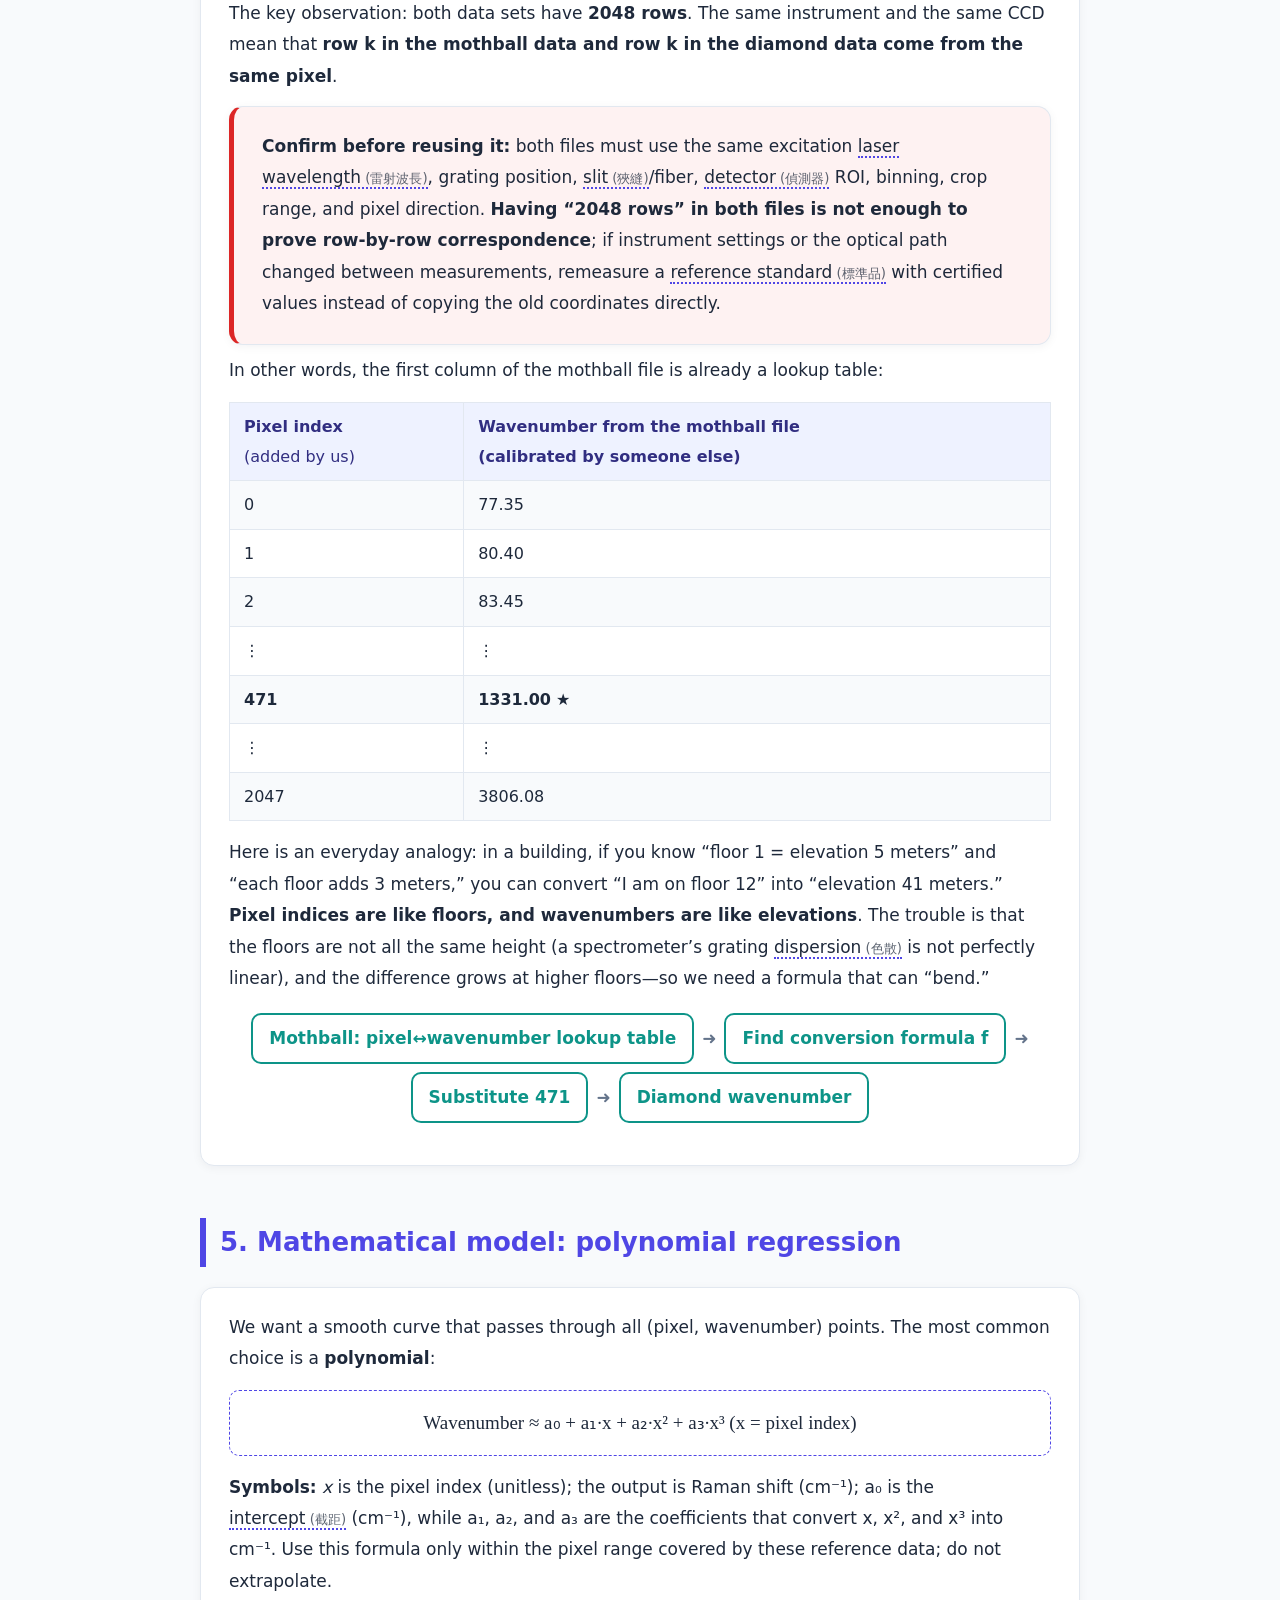
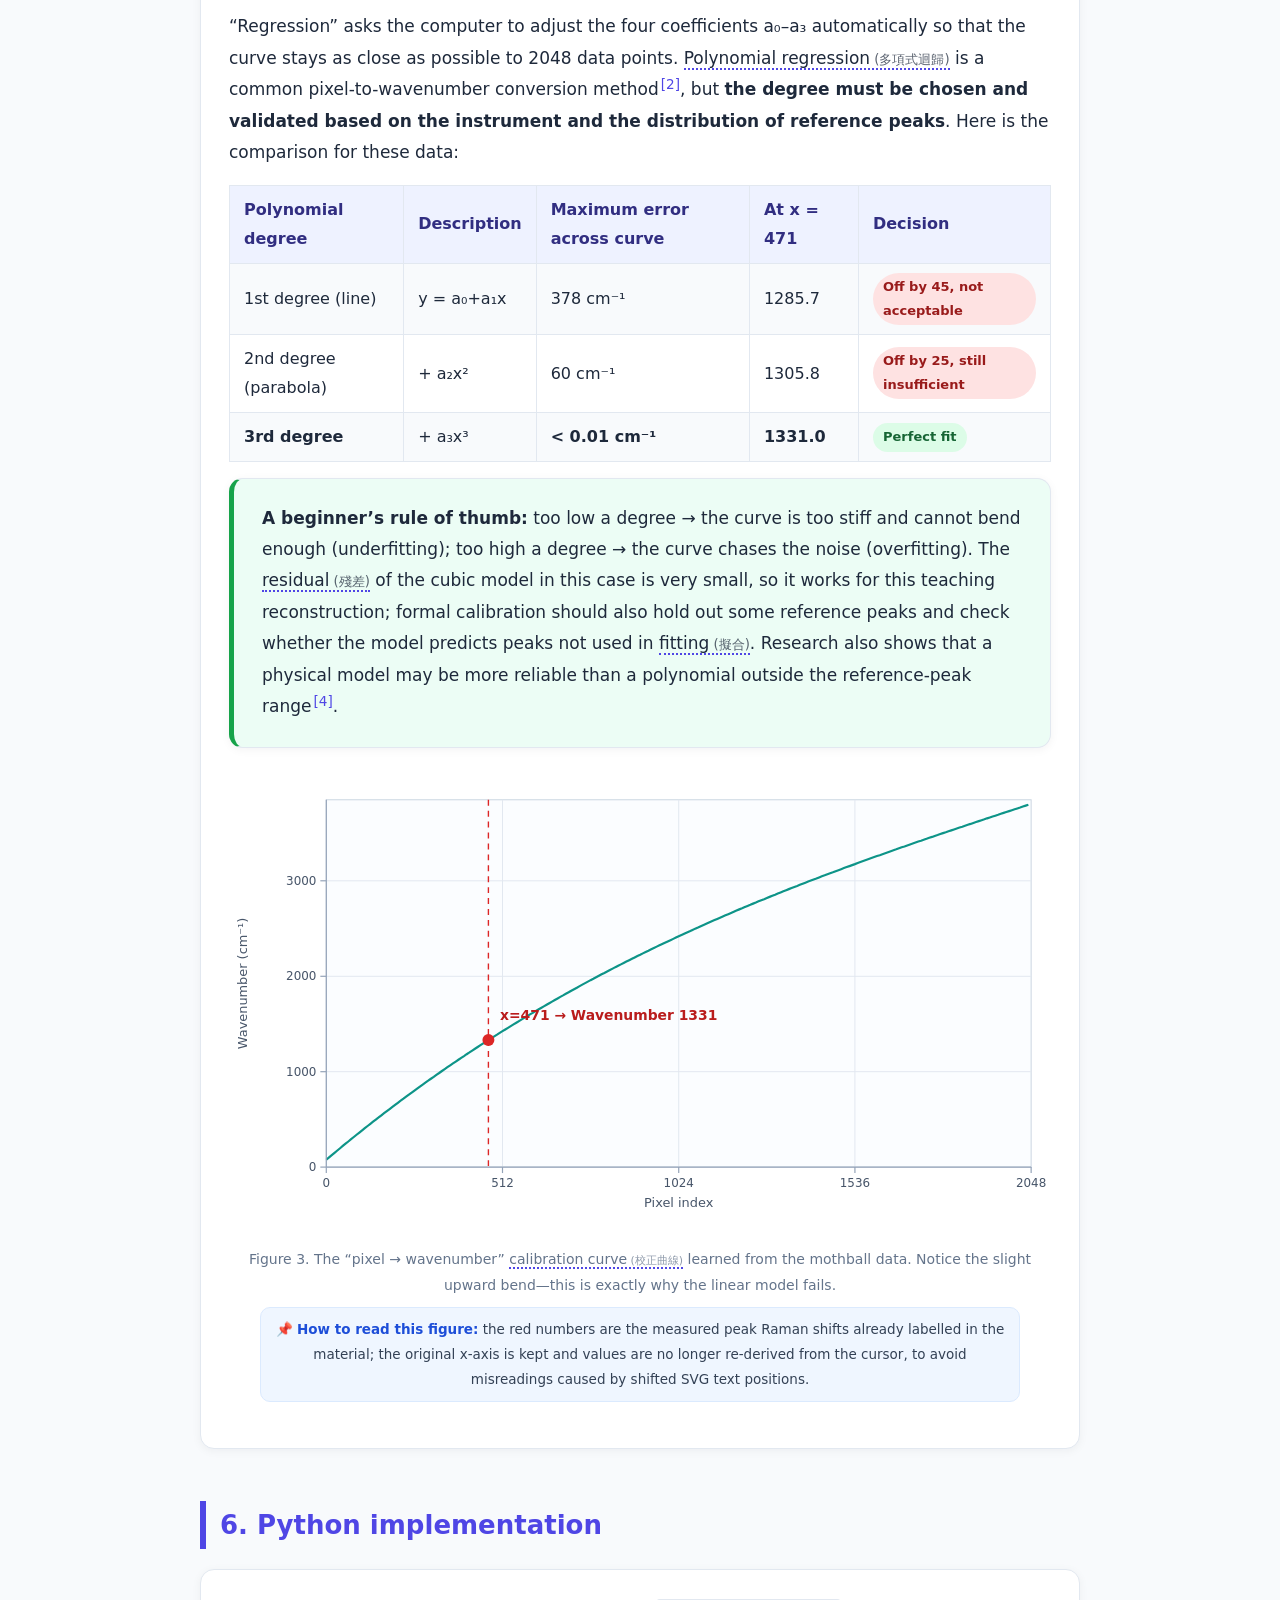
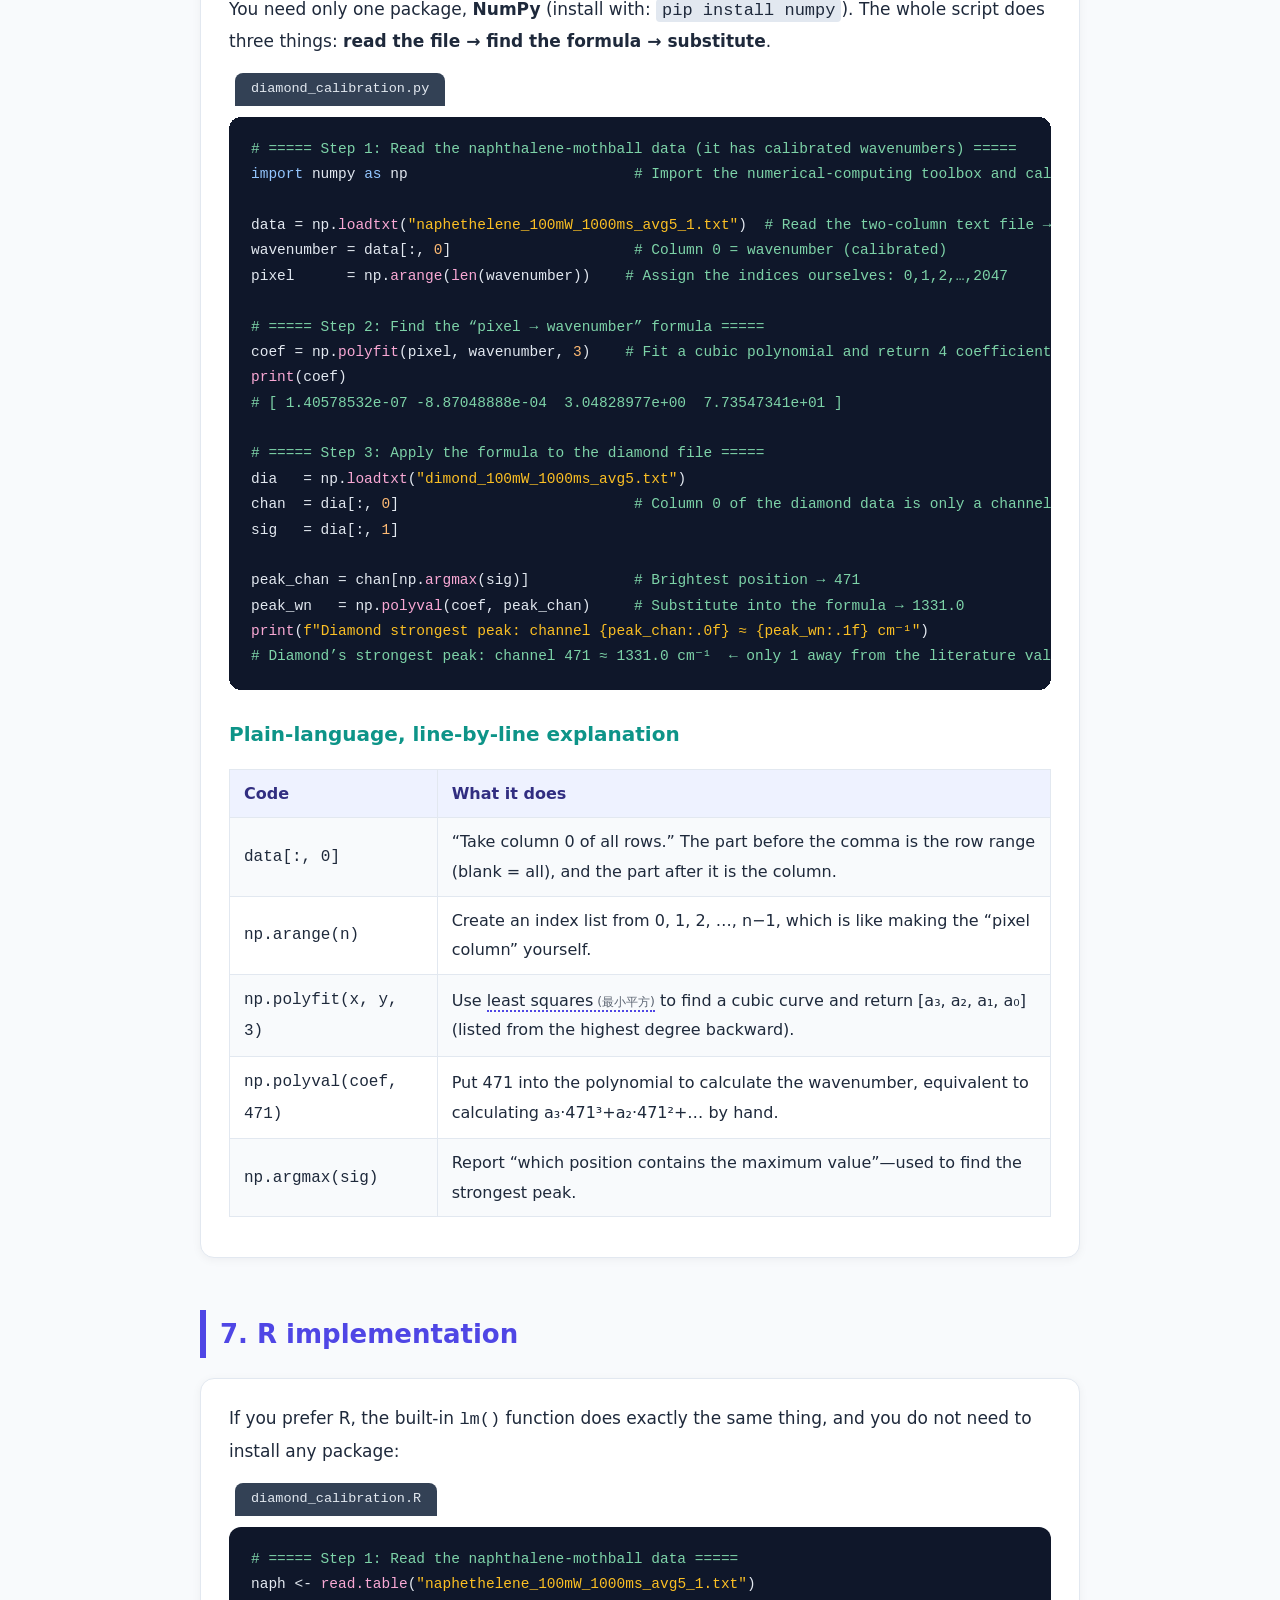
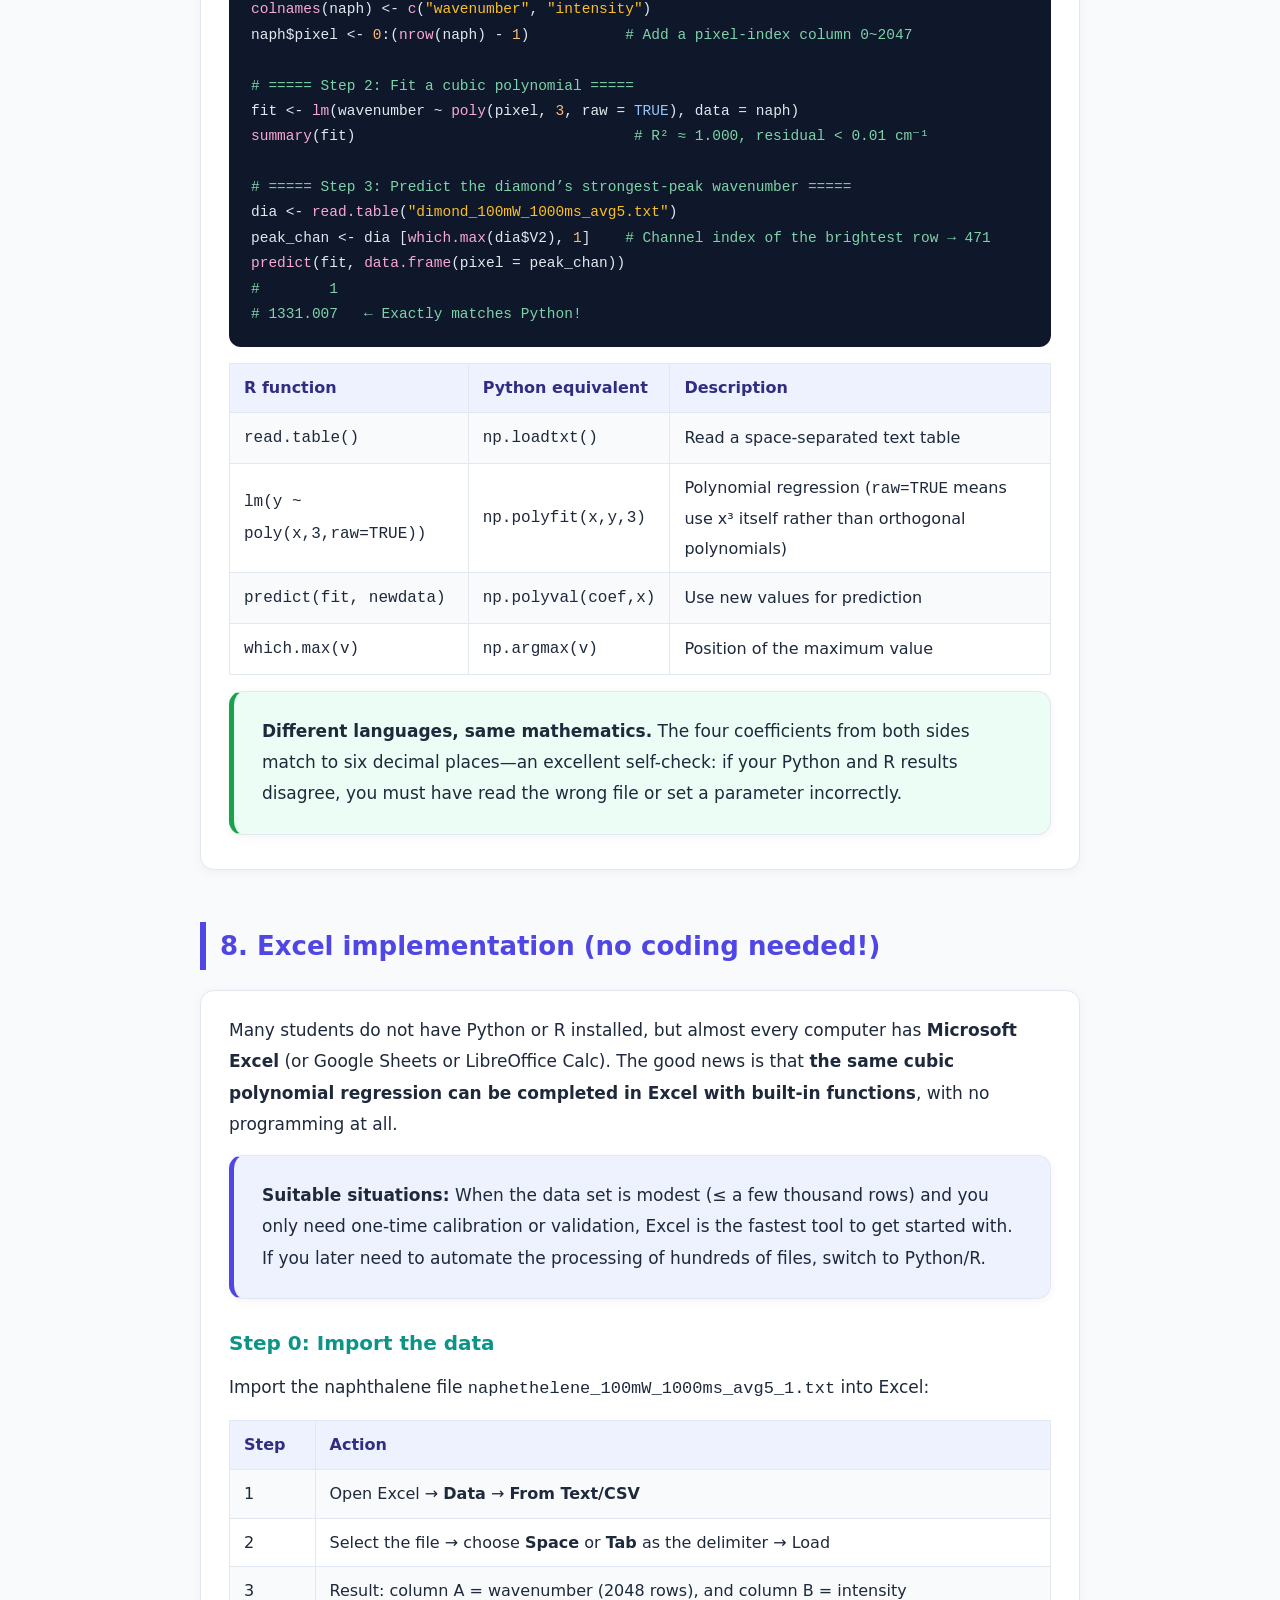
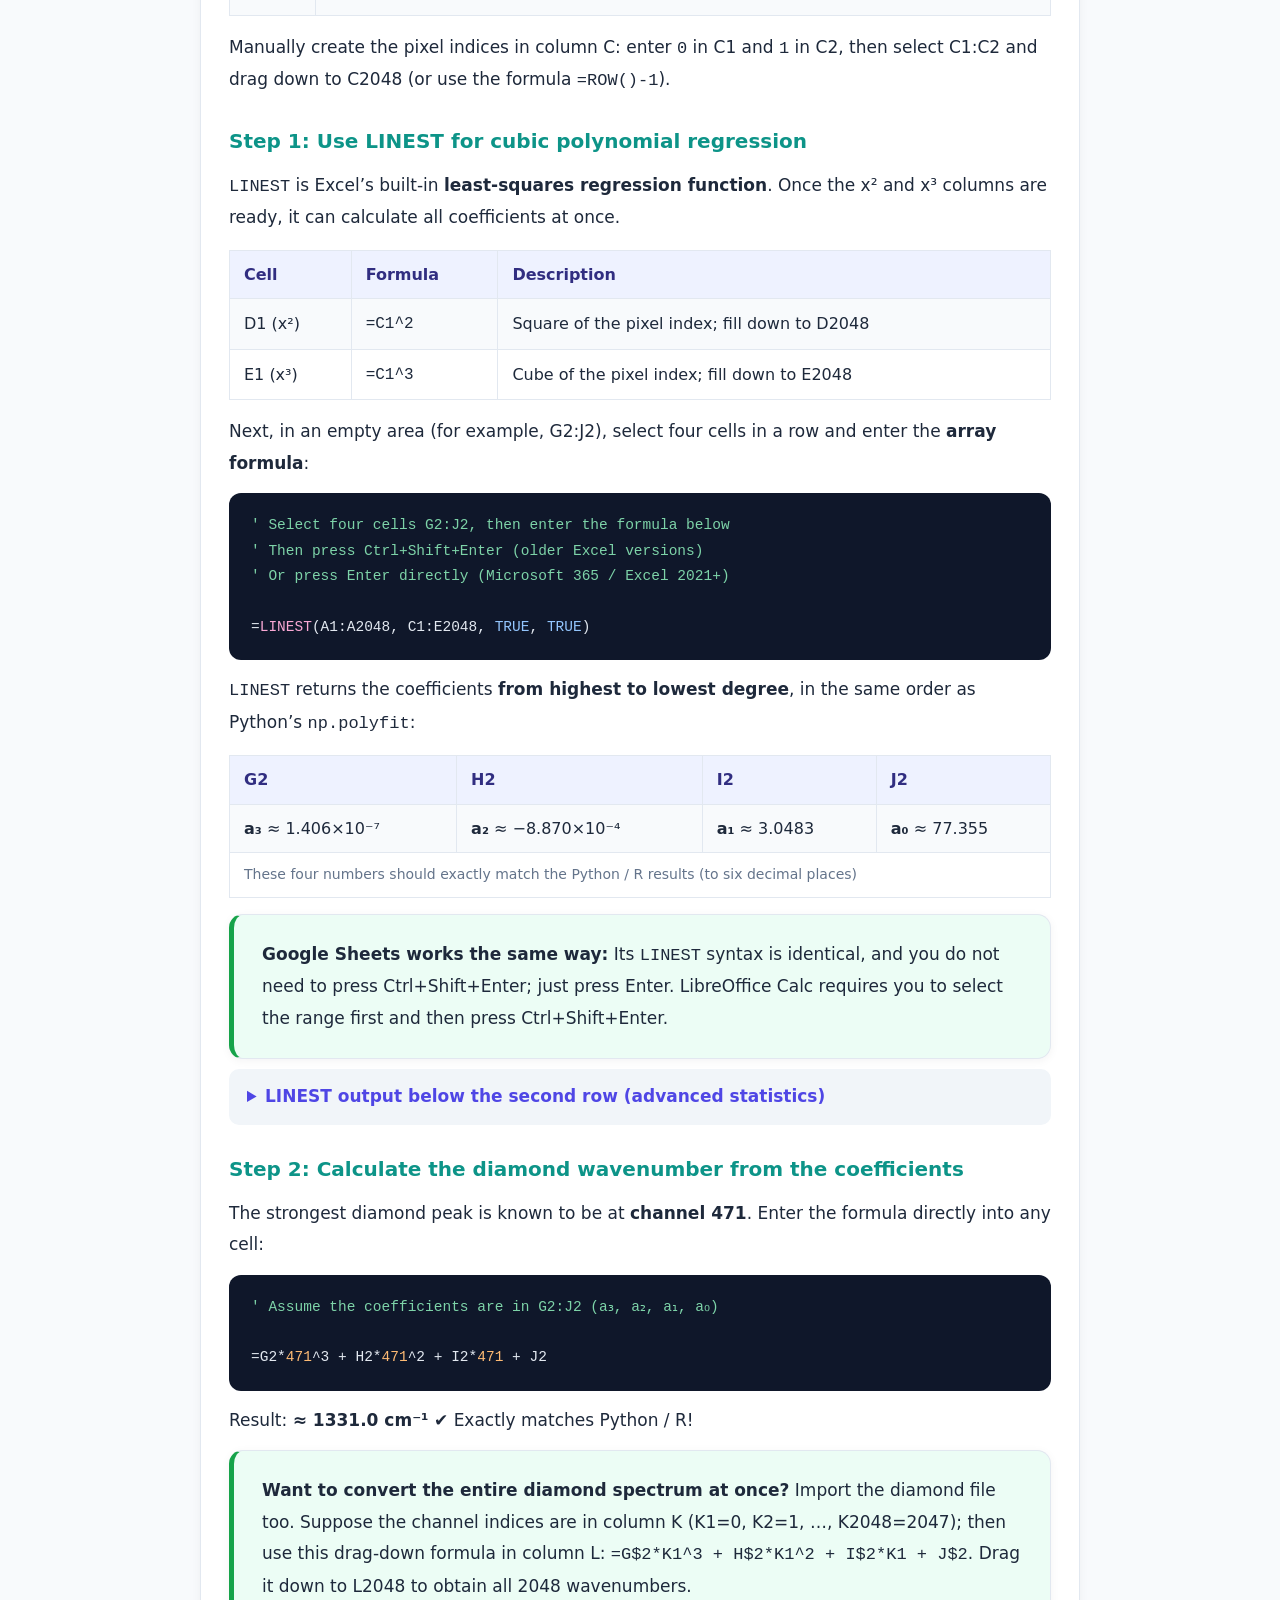
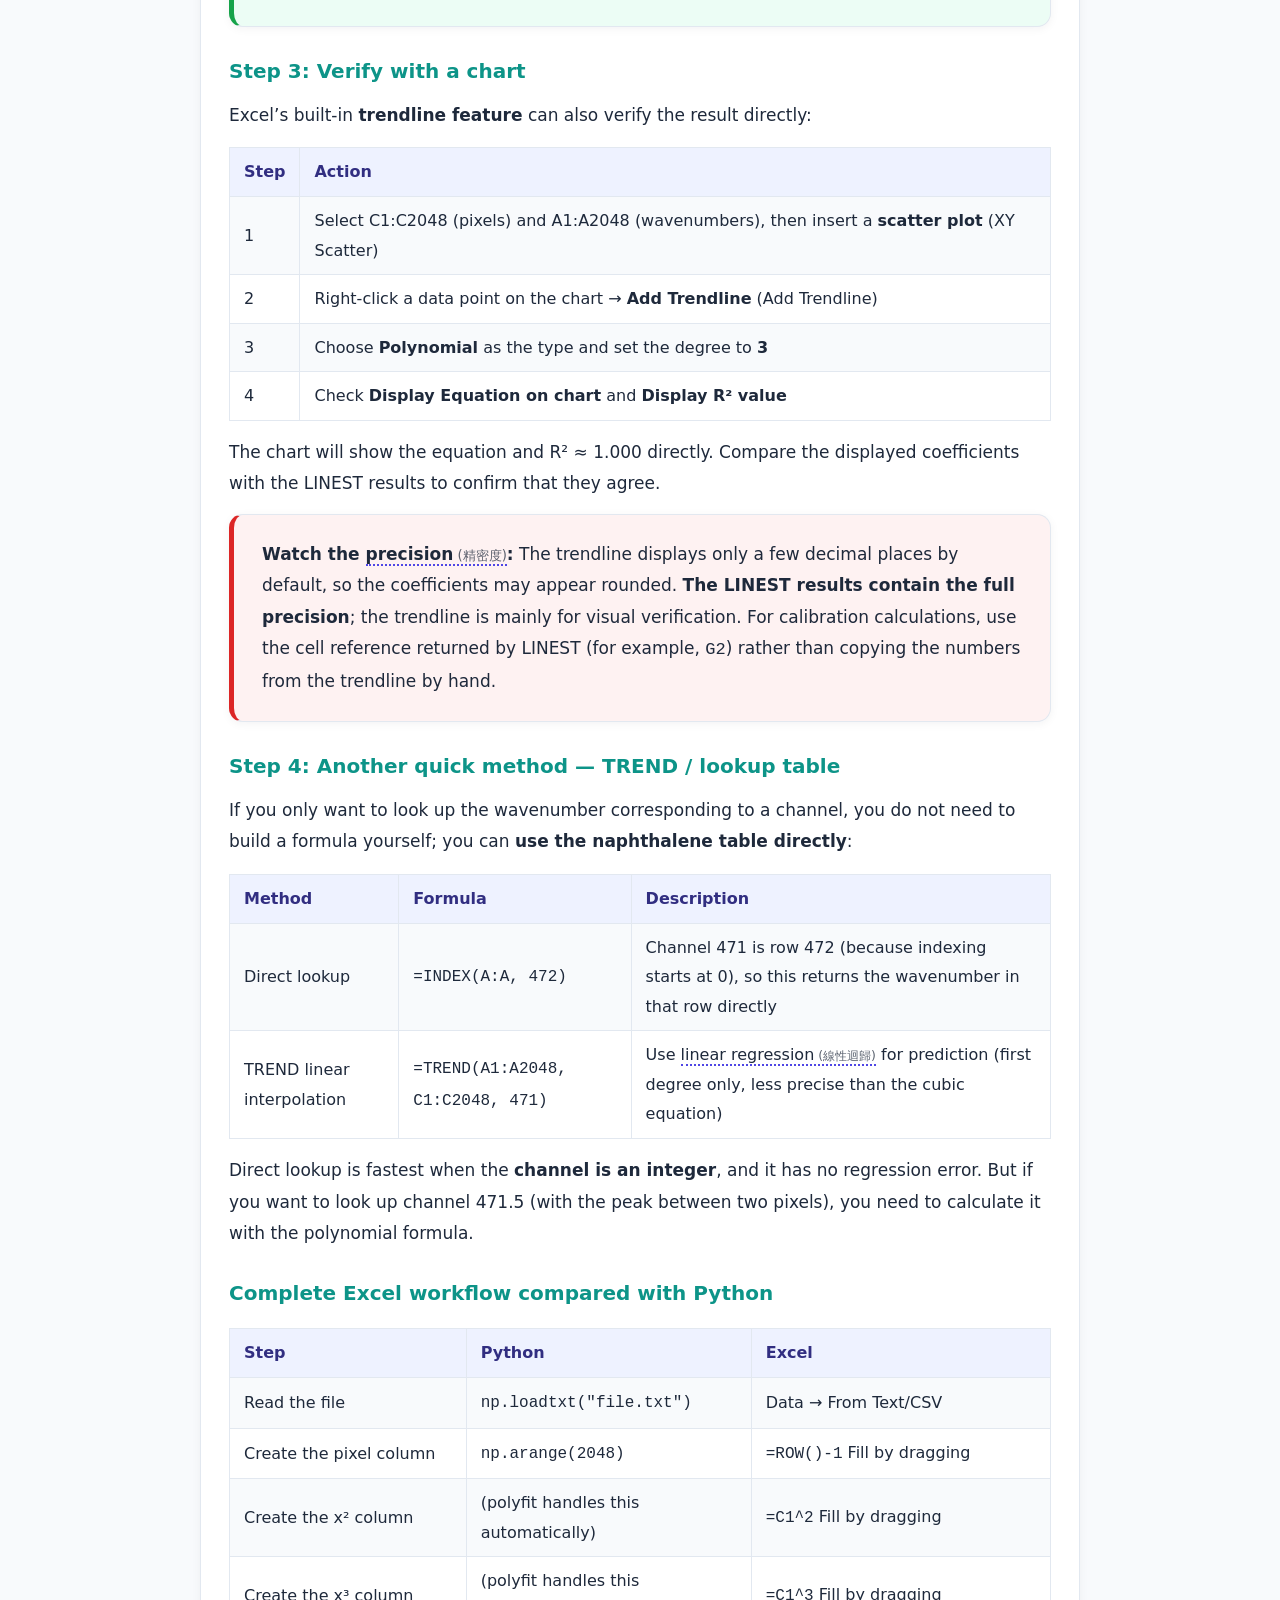
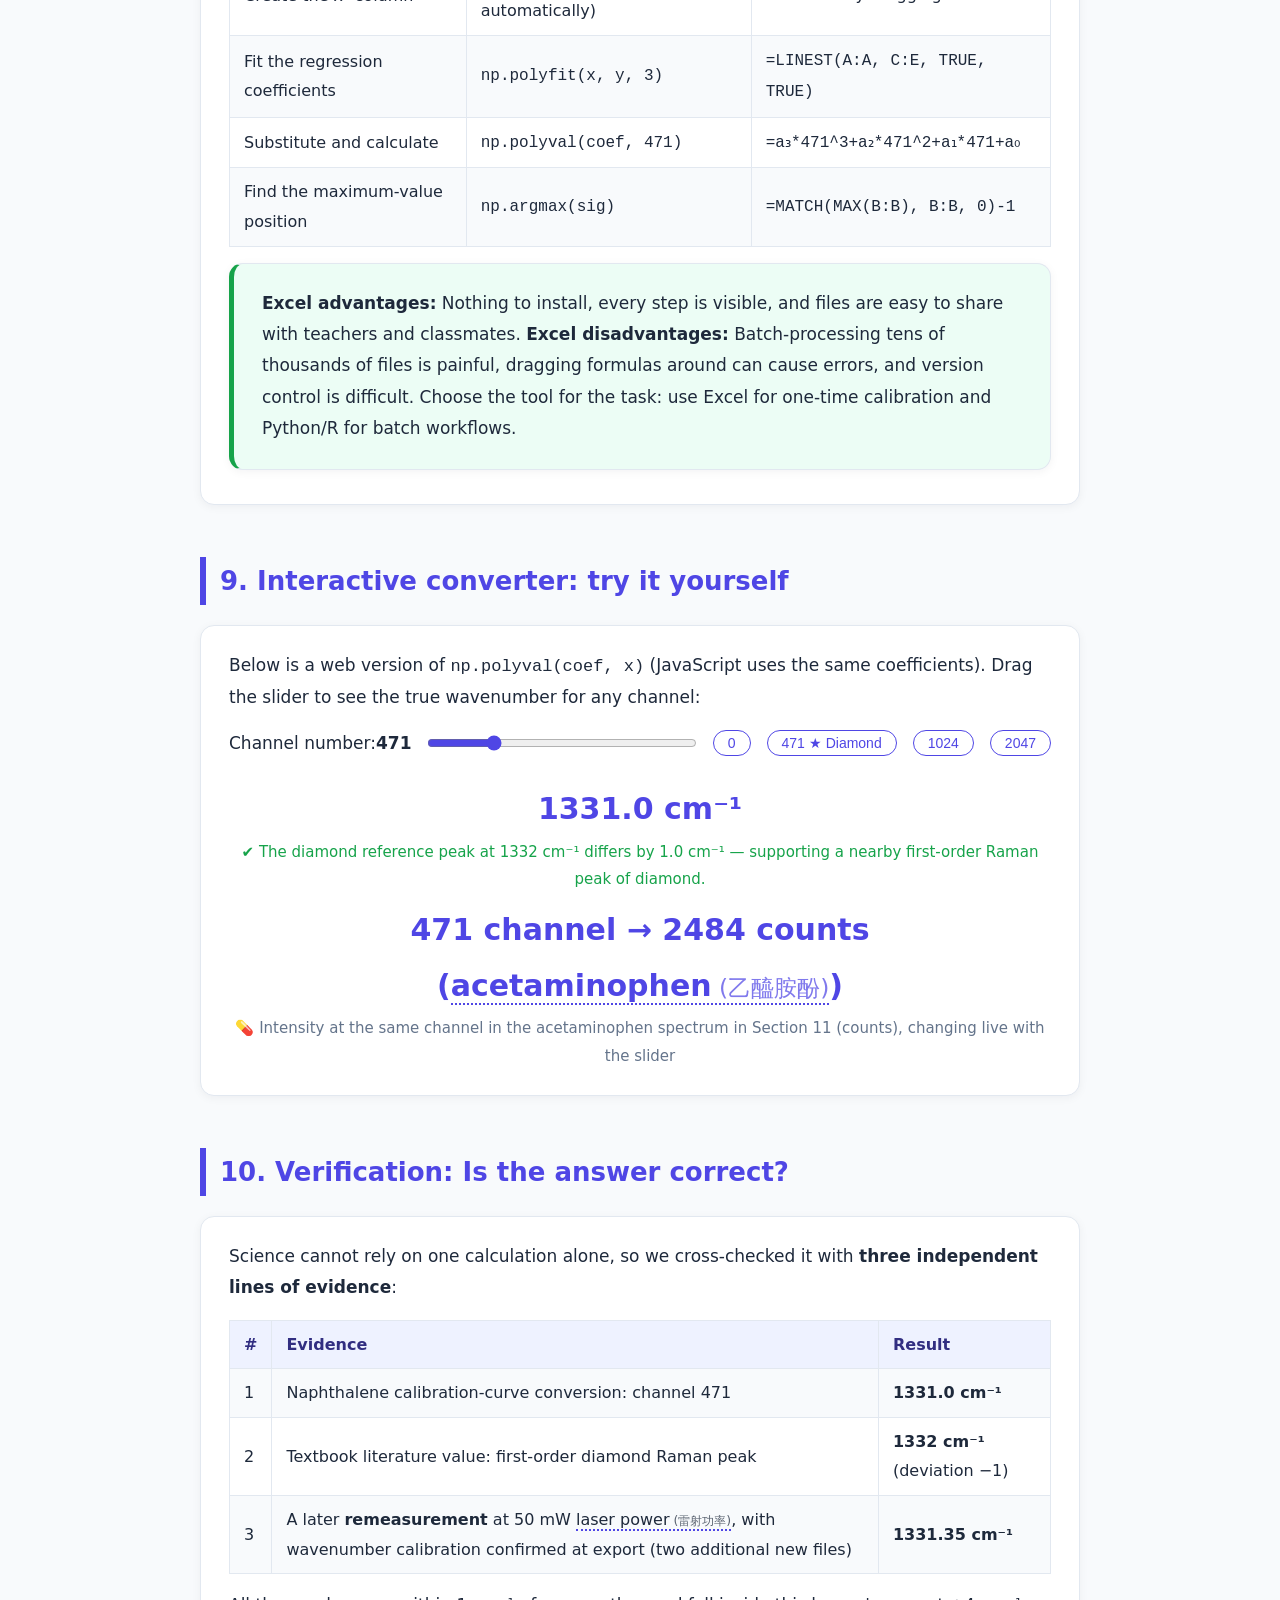
<file: raman_calibration_tutorial.html>
<!DOCTYPE html>
<html lang="zh-Hant">
<head>
<meta charset="UTF-8">
<meta name="viewport" content="width=device-width, initial-scale=1.0">
<title lang="zh-Hant" data-en="QEPro Raman wavenumber calibration tutorial — from anomaly diagnosis to independent ASTM validation">QEPro 拉曼波數校正教學 — 從異常診斷到 ASTM 獨立驗證</title>
<style>
:root{
  --ink:#1e293b; --muted:#64748b; --bg:#f8fafc; --card:#ffffff;
  --brand:#4f46e5; --brand2:#0d9488; --warn:#dc2626; --ok:#16a34a;
  --code-bg:#0f172a; --code-ink:#e2e8f0; --comment:#7dd3a8; --kw:#93c5fd;
  --str:#fbbf24; --accent-bg:#eef2ff;
}
*{box-sizing:border-box;margin:0;padding:0}
body{font-family:"Noto Sans TC","Microsoft JhengHei","PingFang TC",system-ui,sans-serif;
     background:var(--bg);color:var(--ink);line-height:1.85;font-size:17px}
.wrap{max-width:920px;margin:0 auto;padding:0 20px 80px}
header.hero{background:linear-gradient(135deg,#312e81 0%,#4f46e5 55%,#0d9488 100%);
            color:#fff;padding:64px 20px 56px;text-align:center}
header.hero h1{font-size:clamp(26px,4vw,40px);font-weight:800;letter-spacing:.02em}
header.hero p{margin-top:14px;opacity:.92;font-size:18px}
.badge{display:inline-block;background:rgba(255,255,255,.18);border:1px solid rgba(255,255,255,.35);
       padding:4px 14px;border-radius:999px;font-size:14px;margin:6px 4px 0}
nav.toc{background:var(--card);border:1px solid #e2e8f0;border-radius:14px;padding:18px 26px;
        margin:-28px auto 44px;max-width:920px;box-shadow:0 8px 24px rgba(15,23,42,.08)}
nav.toc b{color:var(--brand)}
nav.toc ol{margin:8px 0 0 22px;columns:2;column-gap:36px}
nav.toc li{break-inside:avoid}
nav.toc a{color:var(--ink);text-decoration:none;border-bottom:1px dashed #cbd5e1}
nav.toc a:hover{color:var(--brand)}
section{margin:52px 0}
h2{font-size:26px;font-weight:800;color:var(--brand);
   border-left:6px solid var(--brand);padding-left:14px;margin-bottom:20px}
h3{font-size:20px;font-weight:700;color:var(--brand2);margin:26px 0 10px}
p{margin-bottom:14px}
.card{background:var(--card);border:1px solid #e2e8f0;border-radius:14px;padding:24px 28px;min-width:0;
      margin:18px 0;box-shadow:0 2px 10px rgba(15,23,42,.05)}
.tip{background:#ecfdf5;border-left:5px solid var(--ok)}
.warnbox{background:#fef2f2;border-left:5px solid var(--warn)}
.keybox{background:var(--accent-bg);border-left:5px solid var(--brand)}
.tag{display:inline-block;font-size:13px;font-weight:700;padding:2px 10px;border-radius:999px;vertical-align:middle}
.tag.ok{background:#dcfce7;color:#166534}
.tag.no{background:#fee2e2;color:#991b1b}
table{width:100%;border-collapse:collapse;margin:16px 0;background:#fff}
th{background:#eef2ff;color:#312e81;text-align:left}
th,td{border:1px solid #e2e8f0;padding:9px 14px;font-size:16px}
tr:nth-child(even) td{background:#f8fafc}
pre{background:var(--code-bg);color:var(--code-ink);border-radius:12px;padding:20px 22px;
    overflow-x:auto;font-size:14.5px;line-height:1.75;margin:14px 0;
    font-family:Consolas,"Courier New",monospace}
.c{color:var(--comment)} .kw{color:var(--kw)} .st{color:var(--str)} .fn{color:#f9a8d4} .num{color:#fdba74}
.filehead{display:inline-block;background:#334155;color:#e2e8f0;border-radius:8px 8px 0 0;
          padding:4px 16px;font-family:Consolas,monospace;font-size:13.5px;margin-bottom:-6px;margin-left:6px}
figure{text-align:center;margin:22px 0}
figcaption{font-size:14px;color:var(--muted);margin-top:8px}
svg text{font-family:inherit}
.slider-row{display:flex;align-items:center;gap:16px;flex-wrap:wrap;margin:14px 0}
input[type=range]{flex:1;min-width:220px;accent-color:var(--brand)}
.chip{border:1px solid var(--brand);background:#fff;color:var(--brand);border-radius:999px;
      padding:4px 14px;cursor:pointer;font-size:14px}
.chip:hover{background:var(--accent-bg)}
.result{font-size:30px;font-weight:800;color:var(--brand);text-align:center;padding:8px 0 2px}
.subresult{text-align:center;color:var(--muted);font-size:15px}
details{background:#f1f5f9;border-radius:10px;padding:12px 18px;margin:10px 0}
summary{cursor:pointer;font-weight:700;color:var(--brand)}
footer{text-align:center;color:var(--muted);font-size:14px;padding:30px 0;border-top:1px solid #e2e8f0}
.grid2{display:grid;grid-template-columns:1fr 1fr;gap:18px}
@media(max-width:700px){
  .grid2{grid-template-columns:1fr}
  nav.toc ol{columns:1}
  table{display:block;max-width:100%;overflow-x:auto}
  p code,td code{overflow-wrap:anywhere;word-break:break-word}
}
.formula{background:#fff;border:1px dashed var(--brand);border-radius:10px;text-align:center;
         font-size:19px;padding:14px;margin:16px 0;font-family:"Cambria Math",Georgia,serif}
.flow{display:flex;gap:8px;align-items:center;justify-content:center;flex-wrap:wrap;margin:18px 0}
.flow .step{background:#fff;border:2px solid var(--brand2);border-radius:10px;padding:8px 16px;
            font-weight:700;color:var(--brand2)}
.flow .arr{color:var(--muted);font-weight:800}
.qq{border:1px solid #e2e8f0;border-radius:12px;padding:14px 18px;margin:14px 0;background:#fff}
.qq.right{border-color:#16a34a;background:#f0fdf4}
.qq.wrong{border-color:#dc2626;background:#fef2f2}
.fb{display:none;margin-top:8px;font-size:15px}
.btn{background:var(--brand);color:#fff;border:none;border-radius:999px;padding:10px 26px;font-size:17px;font-weight:700;cursor:pointer;margin-top:6px}
.btn:hover{opacity:.9}
#scoreBox{display:none;margin-top:16px;padding:16px;border-radius:12px;background:#fff;border:2px dashed var(--brand);text-align:center;font-size:18px}
.qq input[type=number]{width:150px;padding:8px;border:1px solid #cbd5e1;border-radius:8px;font-size:16px}
.cite{font-size:.8em;vertical-align:super;line-height:0;margin-left:2px}
.cite a{color:var(--brand);text-decoration:none}
.references{padding-left:24px}
.references li{margin:0 0 12px 0;padding-left:4px}
.references a{overflow-wrap:anywhere}
.evidence-note{font-size:15px;color:#475569;background:#f8fafc;border-left:4px solid #64748b;padding:10px 14px;margin:12px 0}
.improve-list{padding-left:24px}
.improve-list li{margin-bottom:10px}
.metric-grid{display:grid;grid-template-columns:repeat(3,1fr);gap:12px;margin:18px 0}
.metric{background:#f8fafc;border:1px solid #cbd5e1;border-radius:12px;padding:14px;text-align:center}
.metric strong{display:block;color:var(--brand);font-size:25px;line-height:1.25}
.metric span{display:block;color:var(--muted);font-size:13px;margin-top:4px}
.role-grid{display:grid;grid-template-columns:repeat(3,1fr);gap:12px;margin:18px 0}
.role{border-radius:12px;padding:16px;border:1px solid #cbd5e1;background:#fff}
.role b{display:block;color:var(--brand2);margin-bottom:4px}
.data-quality{border-left:5px solid #f59e0b;background:#fffbeb}
@media(max-width:700px){.metric-grid,.role-grid{grid-template-columns:1fr}}
</style>
<link rel="stylesheet" href="spectra-enhance.css">
<link rel="stylesheet" href="i18n.css">
</head>
<body>

<header class="hero">
  <h1><span lang="zh-Hant">把跑掉的 QEPro 波數軸救回來</span><span lang="en">Bring the QEPro Wavenumber Axis Back on Track</span></h1>
  <p><span lang="zh-Hant">從乙醯胺酚建模，到萘與聚苯乙烯 ASTM 獨立驗證——一堂寫給程式初學者的 Excel / R / Python 實作課</span><span lang="en">From modeling acetaminophen to independent ASTM validation with naphthalene and polystyrene—a hands-on Excel / R / Python class for programming beginners</span></p>
  <div>
    <span class="badge"><span lang="zh-Hant">🧪 光譜分析</span><span lang="en">🧪 Spectral analysis</span></span><span class="badge"><span lang="zh-Hant">🐍 Python</span><span lang="en">🐍 Python</span></span><span class="badge"><span lang="zh-Hant">📊 R</span><span lang="en">📊 R</span></span><span class="badge"><span lang="zh-Hant">📗 Excel</span><span lang="en">📗 Excel</span></span><span class="badge"><span lang="zh-Hant">📈 多項式迴歸</span><span lang="en">📈 Polynomial regression</span></span><span class="badge"><span lang="zh-Hant">🧾 儀器健檢</span><span lang="en">🧾 Instrument checkup</span></span><span class="badge"><span lang="zh-Hant">📝 計分測驗</span><span lang="en">📝 Graded quiz</span></span>
  </div>
</header>

<nav class="toc wrap" style="padding-top:28px">
  <b><span lang="zh-Hant">本課目錄</span><span lang="en">Table of contents</span></b>
  <ol>
    <li><a href="#why"><span lang="zh-Hant">為什麼做分析的人都該學這個？</span><span lang="en">Why should anyone who runs an analytical instrument learn this?</span></a></li>
    <li><a href="#raman"><span lang="zh-Hant">三分鐘認識拉曼光譜</span><span lang="en">Three-minute introduction to Raman spectroscopy</span></a></li>
    <li><a href="#problem"><span lang="zh-Hant">發現問題：鑽石檔案怪怪的</span><span lang="en">Problem: The diamond file looks strange</span></a></li>
    <li><a href="#idea"><span lang="zh-Hant">解題發想：萘丸就是那把尺</span><span lang="en">The idea: Naphthalene is the ruler</span></a></li>
    <li><a href="#math"><span lang="zh-Hant">數學模型：多項式迴歸</span><span lang="en">Mathematical model: Polynomial regression</span></a></li>
    <li><a href="#python"><span lang="zh-Hant">Python 實作</span><span lang="en">Python implementation</span></a></li>
    <li><a href="#rlang"><span lang="zh-Hant">R 實作</span><span lang="en">R implementation</span></a></li>
    <li><a href="#excel"><span lang="zh-Hant">Excel 實作（不寫程式也能做！）</span><span lang="en">Excel implementation (no coding required!)</span></a></li>
    <li><a href="#interactive"><span lang="zh-Hant">互動換算器</span><span lang="en">Interactive converter</span></a></li>
    <li><a href="#verify"><span lang="zh-Hant">驗證：答案對不對？</span><span lang="en">Verification: Is the answer correct?</span></a></li>
    <li><a href="#acet"><span lang="zh-Hant">實戰體檢：乙醯胺酚標準樣品</span><span lang="en">Hands-on checkup: Acetaminophen reference sample</span></a></li>
    <li><a href="#ocean"><span lang="zh-Hant">災難救援：建立 QEPro 校正式</span><span lang="en">Disaster recovery: Build the QEPro calibration equation</span></a></li>
    <li><a href="#external-validation"><span lang="zh-Hant">新數據：ASTM 獨立驗證</span><span lang="en">New data: Independent ASTM validation</span></a></li>
    <li><a href="#quiz"><span lang="zh-Hant">隨堂測驗（自動計分）</span><span lang="en">In-class quiz (automatic scoring)</span></a></li>
    <li><a href="#homework"><span lang="zh-Hant">重點整理與練習</span><span lang="en">Key takeaways and practice</span></a></li>
    <li><a href="#improvements"><span lang="zh-Hant">教材改善建議</span><span lang="en">Suggestions for improving the teaching material</span></a></li>
    <li><a href="#references"><span lang="zh-Hant">參考文獻</span><span lang="en">References</span></a></li>
    <li><a href="#glossary"><span lang="zh-Hant">專有名詞</span><span lang="en">Glossary</span></a></li>
  </ol>
  <p style="margin:12px 0 0;font-size:15px"><span lang="zh-Hant">📎 續集：</span><span lang="en">📎 Sequel: </span><a href="raman_calibration_unit1b.html"><span lang="zh-Hant"><b>Unit 1B　兩台儀器的體檢報告——波長軸、雷射波長與二階繞射</b></span><span lang="en"><b>Unit 1B Checkup report for two instruments—wavelength axis, laser wavelength, and second-order diffraction</b></span></a><span lang="zh-Hant">（回答本課第 12 節「為什麼會偏 20 cm⁻¹」）</span><span lang="en">(Answers this lesson's Section 12 question: why is the shift 20 cm⁻¹?)</span></p>
</nav>

<div class="wrap">

<!-- ==================== 1 ==================== -->
<section id="why">
<h2><span lang="zh-Hant">1. 為什麼做分析的人都該學這個？</span><span lang="en">1. Why should anyone who runs an analytical instrument learn this?</span></h2>
<div class="card">
<p><span lang="zh-Hant">拉曼光譜儀是食品科學的好幫手：例如食用油摻偽初篩<span class="cite"><a href="#ref9" aria-label="參考文獻 9" data-en-aria-label="Reference 9">[9]</a></span>、蛋白質結構研究、藥品與食品添加物篩檢……但機器吐出來的只是一堆數字。<b>能讀懂、整理、甚至搶救這些數字的人</b>，在職場上就多一把利器。這些應用仍須由適當的標準物、驗證樣本與方法效能資料支持，不能只靠一張「看起來很像」的譜圖下結論。</span><span lang="en">Raman spectrometers are great helpers in food science: for example, preliminary screening for edible-oil adulteration<span class="cite"><a href="#ref9" aria-label="參考文獻 9" data-en-aria-label="Reference 9">[9]</a></span>, protein-structure research, and pharmaceutical and food-additive screening... But the machine only produces a pile of numbers. <b>People who can read, organize, and even rescue these numbers</b> have an extra powerful tool in the workplace. These applications still require appropriate reference standards, validation samples, and method-performance data; a spectrum that “looks very similar” is not enough for a conclusion.</span></p>
<p><span lang="zh-Hant">這門課用一個真實發生的狀況當教材：</span><span lang="en">This course uses a real incident as its teaching case:</span></p>
<p class="keybox card" style="margin:10px 0"><span lang="zh-Hant">研究助理用拉曼光譜儀量了<b>鑽石</b>和一份標示為<b>萘（naphthalene）</b>的固體樣品。回家打開檔案才發現——<b>鑽石檔案的橫軸壞掉了</b>，不是標準的波數，而是一串 0、1、2、3…的編號。幸好萘的檔案是好的。我們能不能<b>借萘的資料，把鑽石遺失的座標算回來</b>？市售防蟲丸也可能是對二氯苯或其他成分，未經標示／證書或獨立鑑別不能一律當作純萘標準。</span><span lang="en">A research assistant measured <b>diamond</b> and a solid sample labeled as <b>naphthalene</b> with a Raman spectrometer. At home, they opened the files and discovered that <b>the horizontal axis of the diamond file was broken</b>: it was not a standard wavenumber axis, but a sequence of numbers 0, 1, 2, 3.... Fortunately, the naphthalene file was good. Can we <b>use the naphthalene data to recover the coordinates missing from the diamond file</b>? Commercial mothballs may also be p-dichlorobenzene or other components; without labeling/certification or independent identification, they cannot all be treated as pure naphthalene standards.</span></p>
<p><span lang="zh-Hant">答案是：可以，而且只需要國中程度的代數 + 十行程式碼。</span><span lang="en">The answer is: yes; it only requires middle-school algebra + ten lines of code.</span></p>
</div>
</section>

<!-- ==================== 2 ==================== -->
<section id="raman">
<h2><span lang="zh-Hant">2. 三分鐘認識拉曼光譜</span><span lang="en">2. Three-minute introduction to Raman spectroscopy</span></h2>
<div class="card">
<p><span lang="zh-Hant">把雷射打在樣品上，絕大多數光子以幾乎不變的能量散射（瑞利散射）；但極少數光子會和樣品的分子或晶格振動交換能量——這叫<b>拉曼散射（Raman scattering）</b>。入射光與散射光的能量差通常以<b>拉曼位移（Raman shift，單位 cm⁻¹）</b>表示，對應樣品允許的振動模態。</span><span lang="en">Shine a laser on a sample: most photons scatter with almost no change in energy (Rayleigh scattering), but a very small number exchange energy with molecular or lattice vibrations in the sample—this is called <b>Raman scattering</b>. The energy difference between incident and scattered light is usually expressed as <b>Raman shift (unit: cm⁻¹)</b>, corresponding to vibrational modes allowed by the sample.</span></p>
<p><span lang="zh-Hant">所以：<b>一組峰的位置、形狀與相對強度</b>可形成分子或晶體的光譜指紋；定性時應比對整體圖樣與量測條件，而不是看到單一峰就直接定案。</span><span lang="en">Therefore: <b>the position, shape, and relative intensity of a set of peaks</b> can form a spectral fingerprint of a molecule or crystal; for qualitative identification, compare the overall pattern and measurement conditions rather than making a definite identification from a single peak.</span></p>
<table>
<tr><th><span lang="zh-Hant">樣品</span><span lang="en">Sample</span></th><th><span lang="zh-Hant">結構特色</span><span lang="en">Structural features</span></th><th><span lang="zh-Hant">特徵峰</span><span lang="en">Characteristic peaks</span></th></tr>
<tr><td><span lang="zh-Hant"><b>鑽石</b></span><span lang="en"><b>Diamond</b></span></td><td><span lang="zh-Hant">四面體共價晶格；理想晶體的一階拉曼光譜以單一強峰為主</span><span lang="en">Tetrahedral covalent lattice; the first-order Raman spectrum of an ideal crystal is dominated by a single strong peak</span></td><td><span lang="zh-Hant">約 <b>1332 cm⁻¹</b><span class="cite"><a href="#ref8" aria-label="參考文獻 8" data-en-aria-label="Reference 8">[8]</a></span>；應力、溫度、粒徑與雷射加熱都可能使峰位或峰寬改變</span><span lang="en">about <b>1332 cm⁻¹</b><span class="cite"><a href="#ref8" aria-label="參考文獻 8" data-en-aria-label="Reference 8">[8]</a></span>; stress, temperature, particle size, and laser heating can all change peak position or peak width</span></td></tr>
<tr><td><span lang="zh-Hant"><b>萘丸（萘）</b></span><span lang="en"><b>Naphthalene mothball</b></span></td><td><span lang="zh-Hant">兩個稠合苯環，具有多個振動模態</span><span lang="en">Two fused benzene rings with multiple vibrational modes</span></td><td><span lang="zh-Hant">本課實測可見約 394、514、764、1021、1146、<b>1380</b>、1464、1577、3057 cm⁻¹；校正應使用有來源與不確定度的標準值<span class="cite"><a href="#ref1" aria-label="參考文獻 1" data-en-aria-label="Reference 1">[1]</a></span></span><span lang="en">This course’s measurement shows approximately 394, 514, 764, 1021, 1146, <b>1380</b>, 1464, 1577, and 3057 cm⁻¹; calibration should use reference values with documented sources and uncertainties<span class="cite"><a href="#ref1" aria-label="參考文獻 1" data-en-aria-label="Reference 1">[1]</a></span></span></td></tr>
</table>
<figure>
<svg viewBox="-28 0 828 330" width="100%" role="img" aria-label="萘丸拉曼光譜" data-en-aria-label="Naphthalene mothball Raman spectrum">
  <rect x="70" y="20" width="710" height="250" fill="#fbfdff" stroke="#cbd5e1"/>
  <g stroke="#e2e8f0" stroke-width="1">
    <line x1="150.5" y1="20" x2="150.5" y2="270"/>
    <line x1="245.7" y1="20" x2="245.7" y2="270"/>
    <line x1="340.9" y1="20" x2="340.9" y2="270"/>
    <line x1="436.1" y1="20" x2="436.1" y2="270"/>
    <line x1="531.3" y1="20" x2="531.3" y2="270"/>
    <line x1="626.5" y1="20" x2="626.5" y2="270"/>
    <line x1="721.7" y1="20" x2="721.7" y2="270"/>
    <line x1="70" y1="178.3" x2="780" y2="178.3"/>
    <line x1="70" y1="86.7" x2="780" y2="86.7"/>
  </g>
  <polyline points="70.1,270.0 74.7,211.5 79.3,196.5 83.9,202.3 88.5,213.7 93.0,212.9 97.5,210.2 102.0,212.1 106.5,212.3 111.0,216.0 115.4,216.0 119.9,213.3 124.3,217.1 128.6,190.0 133.0,216.0 137.3,217.9 141.6,216.7 145.9,218.8 150.2,201.2 154.5,202.5 158.7,222.3 162.9,220.0 167.1,231.3 171.3,223.5 175.5,217.9 179.6,223.3 183.7,224.4 187.8,222.9 191.9,221.5 196.0,214.2 200.0,86.7 204.0,205.2 208.0,212.9 212.0,212.3 216.0,215.2 219.9,217.5 223.9,216.7 227.8,214.8 231.7,217.1 235.5,214.2 239.4,219.2 243.2,209.2 247.0,202.9 250.8,186.5 254.6,220.6 258.4,220.4 262.1,217.7 265.8,222.7 269.6,218.1 273.2,195.4 276.9,207.5 280.6,226.7 284.2,225.4 287.8,227.1 291.4,224.2 295.0,225.4 298.6,228.5 302.1,232.9 305.7,230.6 309.2,229.8 312.7,229.0 316.2,192.3 319.7,165.0 323.1,229.6 326.5,222.5 330.0,207.7 333.4,173.8 336.8,226.5 340.1,227.1 343.5,223.8 346.8,225.4 350.1,231.0 353.5,223.5 356.7,215.8 360.0,237.9 363.3,238.3 366.5,231.7 369.8,240.2 373.0,236.0 376.2,239.6 379.4,236.2 382.5,239.8 385.7,241.5 388.8,241.0 391.9,244.8 395.1,239.4 398.1,241.3 401.2,243.1 404.3,239.8 407.3,243.7 410.4,237.1 413.4,237.7 416.4,240.6 419.4,238.8 422.4,246.2 425.4,244.4 428.3,243.3 431.3,242.9 434.2,248.3 437.1,245.6 440.0,242.9 442.9,245.2 445.8,248.3 448.6,243.7 451.5,247.9 454.3,244.6 457.1,246.7 459.9,246.9 462.7,248.1 465.5,244.4 468.3,245.6 471.0,247.1 473.8,248.5 476.5,247.3 479.2,246.7 481.9,245.8 484.6,243.5 487.3,245.4 490.0,245.2 492.6,247.1 495.3,247.9 497.9,246.7 500.5,246.2 503.1,241.0 505.7,244.8 508.3,247.3 510.9,238.7 513.5,246.7 516.0,248.1 518.6,246.0 521.1,244.0 523.6,246.7 526.1,240.6 528.6,244.2 531.1,246.0 533.6,246.3 536.1,242.7 538.5,245.2 541.0,244.6 543.4,244.6 545.9,242.9 548.3,246.0 550.7,243.3 553.1,239.6 555.5,244.6 557.8,247.3 560.2,240.6 562.6,244.2 564.9,244.4 567.3,246.3 569.6,244.2 571.9,246.0 574.2,246.0 576.5,247.7 578.8,249.6 581.1,245.4 583.4,244.6 585.6,243.7 587.9,248.1 590.1,246.0 592.4,249.6 594.6,244.4 596.8,249.4 599.1,245.2 601.3,247.7 603.5,243.3 605.7,241.7 607.8,245.6 610.0,245.4 612.2,246.9 614.3,246.5 616.5,245.4 618.6,247.3 620.8,245.2 622.9,239.8 625.0,245.0 627.1,245.4 629.3,247.3 631.4,243.5 633.5,246.9 635.5,235.2 637.6,222.1 639.7,242.3 641.8,251.0 643.8,246.7 645.9,247.3 647.9,250.0 650.0,247.1 652.0,248.8 654.0,251.7 656.0,248.3 658.1,250.2 660.1,238.5 662.1,246.3 664.1,247.9 666.1,244.0 668.1,248.8 670.0,251.2 672.0,252.7 674.0,246.7 676.0,245.6 677.9,245.2 679.9,247.7 681.8,246.9 683.8,249.0 685.7,246.7 687.7,249.0 689.6,250.8 691.5,248.5 693.4,241.0 695.4,247.3 697.3,245.6 699.2,247.7 701.1,247.9 703.0,248.5 704.9,247.3 706.8,245.8 708.7,247.7 710.6,238.8 712.4,246.5 714.3,245.2 716.2,249.2 718.1,250.0 719.9,248.7 721.8,248.5 723.7,249.4 725.5,248.1 727.4,233.7 729.2,245.6 731.1,248.1 732.9,247.7 734.8,246.9 736.6,243.3 738.4,247.5 740.3,247.7 742.1,243.3 744.0,252.1 745.8,247.3 747.6,246.9 749.4,242.9 751.3,236.9 753.1,243.3 754.9,247.5 756.7,247.9 758.5,246.7 760.4,245.0 762.2,245.4 764.0,248.3 765.8,246.0 767.6,244.6 769.4,247.9 771.2,246.7 773.0,248.3 774.8,249.0 776.6,243.3 778.4,246.9" fill="none" stroke="#0d9488" stroke-width="1.4"/>
  <text x="425" y="306" text-anchor="middle" font-size="13" fill="#475569" lang="zh-Hant">波數 Raman Shift (cm⁻¹)</text><text x="425" y="306" text-anchor="middle" font-size="13" fill="#475569" lang="en">Wavenumber Raman Shift (cm⁻¹)</text>
  <g font-size="11" fill="#b91c1c" font-weight="bold" style="paint-order:stroke;stroke:#fff;stroke-width:3px;stroke-linejoin:round">
    <text x="150.2" y="192.2" text-anchor="middle">514</text>
    <text x="200.0" y="78.7" text-anchor="middle">764</text>
    <text x="250.8" y="177.5" text-anchor="middle">1021</text>
    <text x="317.7" y="156.0" text-anchor="end">1380</text>
    <text x="335.4" y="164.8" text-anchor="start">1464</text>
    <text x="360.7" y="206.8" text-anchor="middle">1577</text>
    <text x="637.6" y="213.1" text-anchor="middle">3057</text>
  </g>
  <g stroke="#94a3b8" stroke-width="1.2">
    <line x1="70" y1="270" x2="780" y2="270"/><line x1="70" y1="20" x2="70" y2="270"/>
    <line x1="150.5" y1="270" x2="150.5" y2="276"/>
    <line x1="245.7" y1="270" x2="245.7" y2="276"/>
    <line x1="340.9" y1="270" x2="340.9" y2="276"/>
    <line x1="436.1" y1="270" x2="436.1" y2="276"/>
    <line x1="531.3" y1="270" x2="531.3" y2="276"/>
    <line x1="626.5" y1="270" x2="626.5" y2="276"/>
    <line x1="721.7" y1="270" x2="721.7" y2="276"/>
    <line x1="64" y1="270.0" x2="70" y2="270.0"/>
    <line x1="64" y1="178.3" x2="70" y2="178.3"/>
    <line x1="64" y1="86.7" x2="70" y2="86.7"/>
  </g>
  <g font-size="12" fill="#475569">
    <text x="150.5" y="290" text-anchor="middle">500</text>
    <text x="245.7" y="290" text-anchor="middle">1000</text>
    <text x="340.9" y="290" text-anchor="middle">1500</text>
    <text x="436.1" y="290" text-anchor="middle">2000</text>
    <text x="531.3" y="290" text-anchor="middle">2500</text>
    <text x="626.5" y="290" text-anchor="middle">3000</text>
    <text x="721.7" y="290" text-anchor="middle">3500</text>
    <text x="60" y="274.0" text-anchor="end">0</text>
    <text x="60" y="182.3" text-anchor="end">0.5</text>
    <text x="60" y="90.7" text-anchor="end">1</text>
  </g>
  <text x="-10" y="145" transform="rotate(-90 -10 145)" text-anchor="middle" font-size="13" fill="#475569" lang="zh-Hant">相對強度（764 cm⁻¹ 峰 = 1）</text>
  <text x="-10" y="145" transform="rotate(-90 -10 145)" text-anchor="middle" font-size="13" fill="#475569" lang="en">Relative intensity (764 cm⁻¹ peak = 1)</text>
</svg>
<figcaption><span lang="zh-Hant">圖 1　本課實測的萘丸光譜（橫軸由儀器匯出）。標示峰大致落在參考帶位附近；它在本案例中用來重建同一設定下的像素—波數對照，但不是可追溯校正證書的替代品。縱軸以 764 cm⁻¹ 峰歸一為 1。</span><span lang="en">Figure 1. The measured naphthalene-mothball spectrum in this course (horizontal axis exported by the instrument). The labeled peaks fall roughly near the reference bands; in this case it is used to reconstruct the pixel-wavenumber correspondence under the same settings, but it is not a substitute for a traceable calibration certificate. The vertical axis is normalised to the 764 cm⁻¹ peak.</span></figcaption>
</figure>
</div>
</section>

<!-- ==================== 3 ==================== -->
<section id="problem">
<h2><span lang="zh-Hant">3. 發現問題：鑽石檔案怪怪的</span><span lang="en">3. The problem: the diamond file looks strange</span></h2>
<div class="card">
<p><span lang="zh-Hant">打開兩個文字檔的前幾行，長相完全不同：</span><span lang="en">Open the first few lines of the two text files, and they look completely different:</span></p>
<table>
<tr><th></th><th><span lang="zh-Hant">第一欄（橫軸）</span><span lang="en">Column 1 (horizontal axis)</span></th><th><span lang="zh-Hant">第二欄</span><span lang="en">Column 2</span></th><th><span lang="zh-Hant">診斷</span><span lang="en">Diagnosis</span></th></tr>
<tr><td>naphethelene_….txt</td><td>77.3545, 80.4019, 83.4475 … 3806.08</td><td><span lang="zh-Hant">光強度</span><span lang="en">Intensity</span></td><td><span class="tag ok"><span lang="zh-Hant">✔ 校正後的波數</span><span lang="en">✔ Calibrated wavenumber</span></span></td></tr>
<tr><td>dimond_….txt</td><td><span lang="zh-Hant">0, 1, 2, 3 … 2047（整整 2048 個整數）</span><span lang="en">0, 1, 2, 3 … 2047 (a full 2048 integers)</span></td><td><span lang="zh-Hant">光強度</span><span lang="en">Intensity</span></td><td><span class="tag no"><span lang="zh-Hant">✘ 只是偵測器像素編號</span><span lang="en">✘ Just detector pixel indices</span></span></td></tr>
</table>
<p><span lang="zh-Hant">原來拉曼光譜儀的心臟是一片 CCD 感光晶片，上面有 <b>2048 個像素</b>排成一列。不同波長的光落在不同像素上。儀器軟體裡有一條「像素 → 波數」的換算公式，匯出資料時<b>可以選擇要不要套用</b>。量萘丸時有套用，量鑽石時不知道為什麼沒套——於是我們只拿到原始編號。</span><span lang="en">The heart of a Raman spectrometer is a CCD photosensor with <b>2048 pixels</b> arranged in a row. Light of different wavelengths lands on different pixels. The instrument software contains a conversion formula from “pixel → wavenumber,” and when data are exported, you <b>can choose whether to apply it</b>. It was applied for the mothball measurement, but for the diamond measurement it was somehow left off—so we received only the raw indices.</span></p>
<p class="warnbox card" style="margin:10px 0"><span lang="zh-Hant">如果照著檔案字面解讀，鑽石的最強峰出現在「471」。<b>但 471 cm⁻¹ 不是鑽石、也不是任何常見物質的指紋</b>——真正的鑽石應該在 1332 cm⁻¹。資料沒有壞，只是地址寫錯了。</span><span lang="en">If we read the file literally, the diamond’s strongest peak appears at “471.” <b>But 471 cm⁻¹ is not diamond, nor is it the fingerprint of any common substance</b>—real diamond should appear at 1332 cm⁻¹. The data are not broken; the address is wrong.</span></p>
<figure>
<svg viewBox="-28 0 828 450" width="100%" role="img" aria-label="鑽石原始光譜" data-en-aria-label="Raw diamond spectrum">
  <rect x="70" y="30" width="710" height="370" fill="#fbfdff" stroke="#cbd5e1"/>
  <g stroke="#e2e8f0" stroke-width="1">
    <line x1="247.5" y1="30" x2="247.5" y2="400"/>
    <line x1="425.0" y1="30" x2="425.0" y2="400"/>
    <line x1="602.5" y1="30" x2="602.5" y2="400"/>
    <line x1="70" y1="276.7" x2="780" y2="276.7"/>
    <line x1="70" y1="153.3" x2="780" y2="153.3"/>
  </g>
  <polyline points="70.0,400.0 72.8,394.4 75.5,394.8 78.3,393.8 81.1,393.7 83.9,393.1 86.6,392.0 89.4,392.0 92.2,392.6 95.0,392.7 97.7,392.5 100.5,392.4 103.3,392.2 106.1,390.7 108.8,391.9 111.6,392.1 114.4,392.1 117.1,392.1 119.9,391.9 122.7,392.1 125.5,392.5 128.2,392.1 131.0,392.1 133.8,392.2 136.6,391.4 139.3,392.3 142.1,392.0 144.9,391.9 147.7,392.4 150.4,391.7 153.2,391.8 156.0,392.0 158.8,391.4 161.5,391.5 164.3,391.8 167.1,392.3 169.8,392.1 172.6,391.9 175.4,392.3 178.2,392.6 180.9,391.9 183.7,391.2 186.5,391.8 189.3,391.5 192.0,392.3 194.8,392.3 197.6,392.2 200.4,392.0 203.1,392.1 205.9,391.9 208.7,392.1 211.4,392.9 214.2,392.2 217.0,392.3 219.8,391.8 222.5,391.6 225.3,390.8 228.1,388.5 230.9,377.7 233.6,56.9 236.4,387.9 239.2,391.3 242.0,391.9 244.7,392.2 247.5,391.9 250.3,393.1 253.0,392.8 255.8,393.5 258.6,393.1 261.4,393.0 264.1,393.1 266.9,393.6 269.7,393.9 272.5,394.2 275.2,394.7 278.0,394.7 280.8,394.0 283.6,394.4 286.3,394.5 289.1,394.6 291.9,394.3 294.6,394.5 297.4,394.9 300.2,394.9 303.0,395.2 305.7,394.6 308.5,395.3 311.3,395.0 314.1,394.7 316.8,394.8 319.6,395.1 322.4,394.9 325.2,395.3 327.9,395.1 330.7,395.4 333.5,395.6 336.2,395.3 339.0,395.5 341.8,396.0 344.6,395.4 347.3,395.6 350.1,395.8 352.9,396.0 355.7,395.8 358.4,395.9 361.2,396.0 364.0,396.0 366.8,396.3 369.5,396.3 372.3,395.8 375.1,396.1 377.9,395.9 380.6,396.4 383.4,396.4 386.2,396.1 388.9,396.3 391.7,396.6 394.5,396.4 397.3,396.4 400.0,396.5 402.8,396.6 405.6,396.4 408.4,396.3 411.1,395.5 413.9,396.4 416.7,396.4 419.5,395.7 422.2,396.7 425.0,396.6 427.8,396.4 430.5,396.1 433.3,396.4 436.1,395.4 438.9,396.4 441.6,396.4 444.4,396.3 447.2,396.5 450.0,396.6 452.7,396.9 455.5,397.0 458.3,396.7 461.1,397.1 463.8,396.9 466.6,396.9 469.4,397.1 472.1,397.5 474.9,396.7 477.7,397.5 480.5,397.6 483.2,397.5 486.0,397.5 488.8,397.9 491.6,397.5 494.3,398.0 497.1,397.5 499.9,397.7 502.7,397.6 505.4,397.4 508.2,397.7 511.0,397.4 513.8,398.1 516.5,397.8 519.3,398.0 522.1,397.5 524.8,397.8 527.6,398.0 530.4,397.6 533.2,397.9 535.9,397.7 538.7,398.1 541.5,397.9 544.3,397.8 547.0,397.8 549.8,397.6 552.6,397.6 555.4,397.9 558.1,398.1 560.9,398.1 563.7,397.6 566.4,398.1 569.2,397.9 572.0,398.1 574.8,398.2 577.5,398.5 580.3,398.2 583.1,398.1 585.9,398.0 588.6,398.2 591.4,397.9 594.2,398.4 597.0,398.0 599.7,398.1 602.5,397.2 605.3,398.0 608.0,398.2 610.8,397.8 613.6,398.1 616.4,398.4 619.1,398.1 621.9,398.4 624.7,398.1 627.5,398.0 630.2,398.3 633.0,398.2 635.8,398.2 638.6,398.2 641.3,398.2 644.1,398.7 646.9,398.1 649.6,397.4 652.4,398.4 655.2,398.4 658.0,398.0 660.7,398.0 663.5,398.2 666.3,398.3 669.1,398.0 671.8,398.4 674.6,397.5 677.4,398.0 680.2,398.2 682.9,398.4 685.7,398.5 688.5,398.2 691.2,398.1 694.0,398.2 696.8,397.9 699.6,397.2 702.3,398.0 705.1,398.3 707.9,398.3 710.7,398.2 713.4,398.1 716.2,397.8 719.0,398.3 721.8,397.9 724.5,398.5 727.3,398.4 730.1,398.0 732.9,398.0 735.6,397.1 738.4,397.6 741.2,397.9 743.9,398.2 746.7,398.2 749.5,398.1 752.3,398.1 755.0,398.2 757.8,398.2 760.6,398.1 763.4,398.1 766.1,398.1 768.9,397.9 771.7,398.0 774.5,397.9 777.2,397.8" fill="none" stroke="#4f46e5" stroke-width="1.3"/>
  <line x1="233.3" y1="30" x2="233.3" y2="400" stroke="#dc2626" stroke-dasharray="6 5" stroke-width="1.6"/>
  <circle cx="233.3" cy="31" r="5" fill="#dc2626"/>
  <text x="243" y="52" font-size="14" fill="#b91c1c" font-weight="bold" lang="zh-Hant">最強訊號在「通道 471」</text><text x="243" y="52" font-size="14" fill="#b91c1c" font-weight="bold" lang="en">Strongest signal at channel 471</text>
  <text x="425" y="440" text-anchor="middle" font-size="13" fill="#475569" lang="zh-Hant">像素（通道）編號 —— 這不是波數！</text><text x="425" y="440" text-anchor="middle" font-size="13" fill="#475569" lang="en">Pixel (channel) index—this is not wavenumber!</text>
  <g stroke="#94a3b8" stroke-width="1.2">
    <line x1="70" y1="400" x2="780" y2="400"/><line x1="70" y1="30" x2="70" y2="400"/>
    <line x1="70.0" y1="400" x2="70.0" y2="406"/>
    <line x1="247.5" y1="400" x2="247.5" y2="406"/>
    <line x1="425.0" y1="400" x2="425.0" y2="406"/>
    <line x1="602.5" y1="400" x2="602.5" y2="406"/>
    <line x1="780.0" y1="400" x2="780.0" y2="406"/>
    <line x1="64" y1="400.0" x2="70" y2="400.0"/>
    <line x1="64" y1="276.7" x2="70" y2="276.7"/>
    <line x1="64" y1="153.3" x2="70" y2="153.3"/>
    <line x1="64" y1="30.0" x2="70" y2="30.0"/>
  </g>
  <g font-size="12" fill="#475569">
    <text x="70.0" y="420" text-anchor="middle">0</text>
    <text x="247.5" y="420" text-anchor="middle">512</text>
    <text x="425.0" y="420" text-anchor="middle">1024</text>
    <text x="602.5" y="420" text-anchor="middle">1536</text>
    <text x="780.0" y="420" text-anchor="middle">2048</text>
    <text x="60" y="404.0" text-anchor="end">0</text>
    <text x="60" y="280.7" text-anchor="end">5000</text>
    <text x="60" y="157.3" text-anchor="end">10000</text>
    <text x="60" y="34.0" text-anchor="end">15000</text>
  </g>
  <text x="-10" y="215" transform="rotate(-90 -10 215)" text-anchor="middle" font-size="13" fill="#475569" lang="zh-Hant">光強度 (counts)</text>
  <text x="-10" y="215" transform="rotate(-90 -10 215)" text-anchor="middle" font-size="13" fill="#475569" lang="en">Intensity (counts)</text>
</svg>
<figcaption><span lang="zh-Hant">圖 2　鑽石原始檔案的長相。唯一的一根尖峰落在通道 471，其餘全是雜訊（約 ±100 counts）。</span><span lang="en">Figure 2. The raw diamond file. Its only sharp peak is at channel 471; everything else is noise (about ±100 counts).</span></figcaption>
</figure>
</div>
</section>

<!-- ==================== 4 ==================== -->
<section id="idea">
<h2><span lang="zh-Hant">4. 解題發想：萘丸就是那把尺</span><span lang="en">4. The idea: use the mothball as a ruler</span></h2>
<div class="card">
<p><span lang="zh-Hant">關鍵觀察：兩批資料都有 <b>2048 列</b>。同一台儀器、同一片 CCD——<b>萘丸資料的第 k 列和鑽石資料的第 k 列，來自同一個像素</b>。</span><span lang="en">The key observation: both data sets have <b>2048 rows</b>. The same instrument and the same CCD mean that <b>row k in the mothball data and row k in the diamond data come from the same pixel</b>.</span></p>
<p class="warnbox card" style="margin:10px 0"><span lang="zh-Hant"><b>先確認才可沿用：</b>兩檔必須使用相同雷射波長、光柵位置、狹縫／光纖、偵測器 ROI、binning、裁切範圍與像素方向。<b>只有「同為 2048 列」並不足以證明逐列對應</b>；若儀器設定或光路在兩次量測間改變，應重新量測有認證值的標準物，而不是直接複製舊座標。</span><span lang="en"><b>Confirm before reusing it:</b> both files must use the same excitation laser wavelength, grating position, slit/fiber, detector ROI, binning, crop range, and pixel direction. <b>Having “2048 rows” in both files is not enough to prove row-by-row correspondence</b>; if instrument settings or the optical path changed between measurements, remeasure a reference standard with certified values instead of copying the old coordinates directly.</span></p>
<p><span lang="zh-Hant">也就是說，萘丸檔的第一欄其實是一份現成的對照表：</span><span lang="en">In other words, the first column of the mothball file is already a lookup table:</span></p>
<table>
<tr><th><span lang="zh-Hant">像素編號<br><span style="font-weight:400">(我們自己加上去的)</span></span><span lang="en">Pixel index<br><span style="font-weight:400">(added by us)</span></span></th><th><span lang="zh-Hant">萘丸檔給的波數<br>(別人校正好的)</span><span lang="en">Wavenumber from the mothball file<br>(calibrated by someone else)</span></th></tr>
<tr><td>0</td><td>77.35</td></tr>
<tr><td>1</td><td>80.40</td></tr>
<tr><td>2</td><td>83.45</td></tr>
<tr><td>⋮</td><td>⋮</td></tr>
<tr><td><b>471</b></td><td><b>1331.00</b> ★</td></tr>
<tr><td>⋮</td><td>⋮</td></tr>
<tr><td>2047</td><td>3806.08</td></tr>
</table>
<p><span lang="zh-Hant">生活化的比喻：一棟大樓，你知道「1 樓 = 海拔 5 公尺」、「每往上爬一層加 3 公尺」，就能把「我在 12 樓」換算成「海拔 41 公尺」。<b>像素編號就像樓層，波數就像海拔</b>。麻煩的是這棟大樓每層高度不完全一樣（光譜儀的光柵色散不是完美的線性），越往高樓層差越多——所以我們需要一條會「轉彎」的公式。</span><span lang="en">Here is an everyday analogy: in a building, if you know “floor 1 = elevation 5 meters” and “each floor adds 3 meters,” you can convert “I am on floor 12” into “elevation 41 meters.” <b>Pixel indices are like floors, and wavenumbers are like elevations</b>. The trouble is that the floors are not all the same height (a spectrometer’s grating dispersion is not perfectly linear), and the difference grows at higher floors—so we need a formula that can “bend.”</span></p>

<div class="flow">
  <div class="step"><span lang="zh-Hant">萘丸：像素↔波數對照表</span><span lang="en">Mothball: pixel↔wavenumber lookup table</span></div><div class="arr">➜</div>
  <div class="step"><span lang="zh-Hant">找出換算公式 f</span><span lang="en">Find conversion formula f</span></div><div class="arr">➜</div>
  <div class="step"><span lang="zh-Hant">代入 471</span><span lang="en">Substitute 471</span></div><div class="arr">➜</div>
  <div class="step"><span lang="zh-Hant">鑽石波數</span><span lang="en">Diamond wavenumber</span></div>
</div>
</div>
</section>

<!-- ==================== 5 ==================== -->
<section id="math">
<h2><span lang="zh-Hant">5. 數學模型：多項式迴歸</span><span lang="en">5. Mathematical model: polynomial regression</span></h2>
<div class="card">
<p><span lang="zh-Hant">我們想找一條通過所有（像素, 波數）點的平滑曲線。最常用的選擇是<b>多項式</b>：</span><span lang="en">We want a smooth curve that passes through all (pixel, wavenumber) points. The most common choice is a <b>polynomial</b>:</span></p>
<div class="formula"><span lang="zh-Hant">波數 ≈ a₀ + a₁·x + a₂·x² + a₃·x³ 　　（x = 像素編號）</span><span lang="en">Wavenumber ≈ a₀ + a₁·x + a₂·x² + a₃·x³ (x = pixel index)</span></div>
<p><span lang="zh-Hant"><b>符號說明：</b><i>x</i> 是像素編號（無單位）；輸出是拉曼位移（cm⁻¹）；a₀ 是截距（cm⁻¹），a₁、a₂、a₃ 分別把 x、x²、x³ 換成 cm⁻¹ 的係數。這個公式只在本次參考資料涵蓋的像素範圍內使用，不應外插。</span><span lang="en"><b>Symbols:</b> <i>x</i> is the pixel index (unitless); the output is Raman shift (cm⁻¹); a₀ is the intercept (cm⁻¹), while a₁, a₂, and a₃ are the coefficients that convert x, x², and x³ into cm⁻¹. Use this formula only within the pixel range covered by these reference data; do not extrapolate.</span></p>
<p><span lang="zh-Hant">「迴歸」就是請電腦自動調整 a₀～a₃ 四個係數，讓曲線盡量貼近 2048 個資料點。多項式是常見的像素—波數轉換方法<span class="cite"><a href="#ref2" aria-label="參考文獻 2" data-en-aria-label="Reference 2">[2]</a></span>，但<b>幾次方要選多高必須依儀器與參考峰分布驗證</b>。本資料的比較如下：</span><span lang="en">“Regression” asks the computer to adjust the four coefficients a₀–a₃ automatically so that the curve stays as close as possible to 2048 data points. Polynomial regression is a common pixel-to-wavenumber conversion method<span class="cite"><a href="#ref2" aria-label="參考文獻 2" data-en-aria-label="Reference 2">[2]</a></span>, but <b>the degree must be chosen and validated based on the instrument and the distribution of reference peaks</b>. Here is the comparison for these data:</span></p>
<table>
<tr><th><span lang="zh-Hant">多項式次數</span><span lang="en">Polynomial degree</span></th><th><span lang="zh-Hant">形容</span><span lang="en">Description</span></th><th><span lang="zh-Hant">全曲線最大誤差</span><span lang="en">Maximum error across curve</span></th><th><span lang="zh-Hant">代入 x = 471</span><span lang="en">At x = 471</span></th><th><span lang="zh-Hant">判定</span><span lang="en">Decision</span></th></tr>
<tr><td><span lang="zh-Hant">1 次（直線）</span><span lang="en">1st degree (line)</span></td><td>y = a₀+a₁x</td><td>378 cm⁻¹</td><td>1285.7</td><td><span class="tag no"><span lang="zh-Hant">差 45，不行</span><span lang="en">Off by 45, not acceptable</span></span></td></tr>
<tr><td><span lang="zh-Hant">2 次（拋物線）</span><span lang="en">2nd degree (parabola)</span></td><td>+ a₂x²</td><td>60 cm⁻¹</td><td>1305.8</td><td><span class="tag no"><span lang="zh-Hant">差 25，仍不夠</span><span lang="en">Off by 25, still insufficient</span></span></td></tr>
<tr><td><span lang="zh-Hant"><b>3 次</b></span><span lang="en"><b>3rd degree</b></span></td><td>+ a₃x³</td><td><b>&lt; 0.01 cm⁻¹</b></td><td><b>1331.0</b></td><td><span class="tag ok"><span lang="zh-Hant">完美貼合</span><span lang="en">Perfect fit</span></span></td></tr>
</table>
<p class="tip card" style="margin:10px 0"><span lang="zh-Hant"><b>初學者心法：</b>次數太低 → 曲線太硬，彎不過來（underfitting，欠擬合）；次數太高 → 曲線追著雜訊跑（overfitting，過度擬合）。本案例三次式的殘差很小，所以可作教學重建；正式校正還應把部分參考峰暫時留出，檢查模型能否預測沒參與擬合的峰。研究也顯示物理模型在參考峰範圍外可能比多項式可靠<span class="cite"><a href="#ref4" aria-label="參考文獻 4" data-en-aria-label="Reference 4">[4]</a></span>。</span><span lang="en"><b>A beginner’s rule of thumb:</b> too low a degree → the curve is too stiff and cannot bend enough (underfitting); too high a degree → the curve chases the noise (overfitting). The residual of the cubic model in this case is very small, so it works for this teaching reconstruction; formal calibration should also hold out some reference peaks and check whether the model predicts peaks not used in fitting. Research also shows that a physical model may be more reliable than a polynomial outside the reference-peak range<span class="cite"><a href="#ref4" aria-label="參考文獻 4" data-en-aria-label="Reference 4">[4]</a></span>.</span></p>
<figure>
<svg viewBox="-28 0 828 450" width="100%" role="img" aria-label="校正曲線" data-en-aria-label="Calibration curve">
  <rect x="70" y="30" width="710" height="370" fill="#fbfdff" stroke="#cbd5e1"/>
  <g stroke="#e2e8f0" stroke-width="1">
    <line x1="247.5" y1="30" x2="247.5" y2="400"/>
    <line x1="425.0" y1="30" x2="425.0" y2="400"/>
    <line x1="602.5" y1="30" x2="602.5" y2="400"/>
    <line x1="70" y1="303.9" x2="780" y2="303.9"/>
    <line x1="70" y1="207.8" x2="780" y2="207.8"/>
    <line x1="70" y1="111.6" x2="780" y2="111.6"/>
  </g>
  <polyline points="70.0,392.6 72.8,390.2 75.5,387.9 78.3,385.6 81.1,383.3 83.9,381.0 86.6,378.7 89.4,376.4 92.2,374.2 95.0,371.9 97.7,369.7 100.5,367.4 103.3,365.2 106.1,363.0 108.8,360.8 111.6,358.6 114.4,356.4 117.1,354.3 119.9,352.1 122.7,350.0 125.5,347.8 128.2,345.7 131.0,343.6 133.8,341.5 136.6,339.4 139.3,337.3 142.1,335.2 144.9,333.1 147.7,331.1 150.4,329.0 153.2,327.0 156.0,325.0 158.8,322.9 161.5,320.9 164.3,318.9 167.1,316.9 169.8,314.9 172.6,313.0 175.4,311.0 178.2,309.1 180.9,307.1 183.7,305.2 186.5,303.2 189.3,301.3 192.0,299.4 194.8,297.5 197.6,295.6 200.4,293.7 203.1,291.9 205.9,290.0 208.7,288.2 211.4,286.3 214.2,284.5 217.0,282.6 219.8,280.8 222.5,279.0 225.3,277.2 228.1,275.4 230.9,273.6 233.6,271.9 236.4,270.1 239.2,268.3 242.0,266.6 244.7,264.8 247.5,263.1 250.3,261.4 253.0,259.7 255.8,258.0 258.6,256.3 261.4,254.6 264.1,252.9 266.9,251.2 269.7,249.5 272.5,247.9 275.2,246.2 278.0,244.6 280.8,242.9 283.6,241.3 286.3,239.7 289.1,238.1 291.9,236.5 294.6,234.9 297.4,233.3 300.2,231.7 303.0,230.1 305.7,228.5 308.5,227.0 311.3,225.4 314.1,223.9 316.8,222.3 319.6,220.8 322.4,219.3 325.2,217.7 327.9,216.2 330.7,214.7 333.5,213.2 336.2,211.7 339.0,210.3 341.8,208.8 344.6,207.3 347.3,205.8 350.1,204.4 352.9,202.9 355.7,201.5 358.4,200.1 361.2,198.6 364.0,197.2 366.8,195.8 369.5,194.4 372.3,193.0 375.1,191.6 377.9,190.2 380.6,188.8 383.4,187.4 386.2,186.1 388.9,184.7 391.7,183.3 394.5,182.0 397.3,180.6 400.0,179.3 402.8,177.9 405.6,176.6 408.4,175.3 411.1,174.0 413.9,172.7 416.7,171.4 419.5,170.1 422.2,168.8 425.0,167.5 427.8,166.2 430.5,164.9 433.3,163.6 436.1,162.4 438.9,161.1 441.6,159.8 444.4,158.6 447.2,157.3 450.0,156.1 452.7,154.9 455.5,153.6 458.3,152.4 461.1,151.2 463.8,150.0 466.6,148.8 469.4,147.6 472.1,146.4 474.9,145.2 477.7,144.0 480.5,142.8 483.2,141.6 486.0,140.4 488.8,139.3 491.6,138.1 494.3,136.9 497.1,135.8 499.9,134.6 502.7,133.5 505.4,132.3 508.2,131.2 511.0,130.1 513.8,128.9 516.5,127.8 519.3,126.7 522.1,125.6 524.8,124.4 527.6,123.3 530.4,122.2 533.2,121.1 535.9,120.0 538.7,118.9 541.5,117.8 544.3,116.8 547.0,115.7 549.8,114.6 552.6,113.5 555.4,112.4 558.1,111.4 560.9,110.3 563.7,109.3 566.4,108.2 569.2,107.1 572.0,106.1 574.8,105.0 577.5,104.0 580.3,103.0 583.1,101.9 585.9,100.9 588.6,99.9 591.4,98.8 594.2,97.8 597.0,96.8 599.7,95.8 602.5,94.8 605.3,93.7 608.0,92.7 610.8,91.7 613.6,90.7 616.4,89.7 619.1,88.7 621.9,87.7 624.7,86.7 627.5,85.8 630.2,84.8 633.0,83.8 635.8,82.8 638.6,81.8 641.3,80.8 644.1,79.9 646.9,78.9 649.6,77.9 652.4,77.0 655.2,76.0 658.0,75.0 660.7,74.1 663.5,73.1 666.3,72.1 669.1,71.2 671.8,70.2 674.6,69.3 677.4,68.3 680.2,67.4 682.9,66.4 685.7,65.5 688.5,64.5 691.2,63.6 694.0,62.7 696.8,61.7 699.6,60.8 702.3,59.9 705.1,58.9 707.9,58.0 710.7,57.1 713.4,56.1 716.2,55.2 719.0,54.3 721.8,53.3 724.5,52.4 727.3,51.5 730.1,50.6 732.9,49.7 735.6,48.7 738.4,47.8 741.2,46.9 743.9,46.0 746.7,45.1 749.5,44.1 752.3,43.2 755.0,42.3 757.8,41.4 760.6,40.5 763.4,39.6 766.1,38.7 768.9,37.8 771.7,36.8 774.5,35.9 777.2,35.0" fill="none" stroke="#0d9488" stroke-width="2.2"/>
  <line x1="233.3" y1="30" x2="233.3" y2="400" stroke="#dc2626" stroke-dasharray="6 5" stroke-width="1.4"/>
  <circle cx="233.3" cy="272" r="6" fill="#dc2626"/>
  <text x="245" y="252" font-size="14" fill="#b91c1c" font-weight="bold" lang="zh-Hant">x=471 → 波數 1331</text><text x="245" y="252" font-size="14" fill="#b91c1c" font-weight="bold" lang="en">x=471 → Wavenumber 1331</text>
  <text x="425" y="440" text-anchor="middle" font-size="13" fill="#475569" lang="zh-Hant">像素編號</text><text x="425" y="440" text-anchor="middle" font-size="13" fill="#475569" lang="en">Pixel index</text>
  <g stroke="#94a3b8" stroke-width="1.2">
    <line x1="70" y1="400" x2="780" y2="400"/><line x1="70" y1="30" x2="70" y2="400"/>
    <line x1="70.0" y1="400" x2="70.0" y2="406"/>
    <line x1="247.5" y1="400" x2="247.5" y2="406"/>
    <line x1="425.0" y1="400" x2="425.0" y2="406"/>
    <line x1="602.5" y1="400" x2="602.5" y2="406"/>
    <line x1="780.0" y1="400" x2="780.0" y2="406"/>
    <line x1="64" y1="400.0" x2="70" y2="400.0"/>
    <line x1="64" y1="303.9" x2="70" y2="303.9"/>
    <line x1="64" y1="207.8" x2="70" y2="207.8"/>
    <line x1="64" y1="111.6" x2="70" y2="111.6"/>
  </g>
  <g font-size="12" fill="#475569">
    <text x="70.0" y="420" text-anchor="middle">0</text>
    <text x="247.5" y="420" text-anchor="middle">512</text>
    <text x="425.0" y="420" text-anchor="middle">1024</text>
    <text x="602.5" y="420" text-anchor="middle">1536</text>
    <text x="780.0" y="420" text-anchor="middle">2048</text>
    <text x="60" y="404.0" text-anchor="end">0</text>
    <text x="60" y="307.9" text-anchor="end">1000</text>
    <text x="60" y="211.8" text-anchor="end">2000</text>
    <text x="60" y="115.6" text-anchor="end">3000</text>
  </g>
  <text x="-10" y="215" transform="rotate(-90 -10 215)" text-anchor="middle" font-size="13" fill="#475569" lang="zh-Hant">波數 (cm⁻¹)</text>
  <text x="-10" y="215" transform="rotate(-90 -10 215)" text-anchor="middle" font-size="13" fill="#475569" lang="en">Wavenumber (cm⁻¹)</text>
</svg>
<figcaption><span lang="zh-Hant">圖 3　從萘丸資料學到的「像素 → 波數」校正曲線。注意它微微向上彎——這正是直線模型失敗的原因。</span><span lang="en">Figure 3. The “pixel → wavenumber” calibration curve learned from the mothball data. Notice the slight upward bend—this is exactly why the linear model fails.</span></figcaption>
</figure>
</div>
</section>

<!-- ==================== 6 ==================== -->
<section id="python">
<h2><span lang="zh-Hant">6. Python 實作</span><span lang="en">6. Python implementation</span></h2>
<div class="card">
<p><span lang="zh-Hant">只需要一個套件 <b>NumPy</b>（安裝：<span style="font-family:monospace;background:#e2e8f0;padding:2px 6px;border-radius:4px">pip install numpy</span>）。整段程式只做三件事：<b>讀檔 → 找公式 → 代入</b>。</span><span lang="en">You need only one package, <b>NumPy</b> (install with: <span style="font-family:monospace;background:#e2e8f0;padding:2px 6px;border-radius:4px">pip install numpy</span>). The whole script does three things: <b>read the file → find the formula → substitute</b>.</span></p>
<span class="filehead">diamond_calibration.py</span>
<pre><span class="c"># <span lang="zh-Hant">===== 第 1 步：讀取萘丸資料（它有校正好的波數）=====</span><span lang="en">===== Step 1: Read the naphthalene-mothball data (it has calibrated wavenumbers) =====</span></span>
<span class="kw">import</span> numpy <span class="kw">as</span> np                          <span class="c"># <span lang="zh-Hant">匯入數值計算工具箱，取名 np</span><span lang="en">Import the numerical-computing toolbox and call it np</span></span>

data = np.<span class="fn">loadtxt</span>(<span class="st">"naphethelene_100mW_1000ms_avg5_1.txt"</span>)  <span class="c"># <span lang="zh-Hant">讀兩欄文字檔 → 二維陣列</span><span lang="en">Read the two-column text file → a two-dimensional array</span></span>
wavenumber = data[:, <span class="num">0</span>]                     <span class="c"># <span lang="zh-Hant">第 0 欄 = 波數（校正過的）</span><span lang="en">Column 0 = wavenumber (calibrated)</span></span>
pixel      = np.<span class="fn">arange</span>(<span class="fn">len</span>(wavenumber))    <span class="c"># <span lang="zh-Hant">自己編號：0,1,2,…,2047</span><span lang="en">Assign the indices ourselves: 0,1,2,…,2047</span></span>

<span class="c"># <span lang="zh-Hant">===== 第 2 步：找出「像素 → 波數」的公式 =====</span><span lang="en">===== Step 2: Find the “pixel → wavenumber” formula =====</span></span>
coef = np.<span class="fn">polyfit</span>(pixel, wavenumber, <span class="num">3</span>)    <span class="c"># <span lang="zh-Hant">三次多項式迴歸，回傳 4 個係數</span><span lang="en">Fit a cubic polynomial and return 4 coefficients</span></span>
<span class="fn">print</span>(coef)
<span class="c"># [ 1.40578532e-07 -8.87048888e-04  3.04828977e+00  7.73547341e+01 ]</span>

<span class="c"># <span lang="zh-Hant">===== 第 3 步：把公式套到鑽石檔案 =====</span><span lang="en">===== Step 3: Apply the formula to the diamond file =====</span></span>
dia   = np.<span class="fn">loadtxt</span>(<span class="st">"dimond_100mW_1000ms_avg5.txt"</span>)
chan  = dia[:, <span class="num">0</span>]                           <span class="c"># <span lang="zh-Hant">鑽石的第 0 欄只是通道編號！</span><span lang="en">Column 0 of the diamond data is only a channel index!</span></span>
sig   = dia[:, <span class="num">1</span>]

peak_chan = chan[np.<span class="fn">argmax</span>(sig)]            <span class="c"># <span lang="zh-Hant">最亮的位置 → 471</span><span lang="en">Brightest position → 471</span></span>
peak_wn   = np.<span class="fn">polyval</span>(coef, peak_chan)     <span class="c"># <span lang="zh-Hant">代入公式 → 1331.0</span><span lang="en">Substitute into the formula → 1331.0</span></span>
<span class="fn">print</span>(<span class="st">f"<span lang="zh-Hant">鑽石最強峰：通道</span><span lang="en">Diamond strongest peak: channel</span> {peak_chan:.0f} ≈ {peak_wn:.1f} cm⁻¹"</span>)
<span class="c"># <span lang="zh-Hant">鑽石最強峰：通道 471 ≈ 1331.0 cm⁻¹  ← 和文獻值 1332 只差 1！</span><span lang="en">Diamond’s strongest peak: channel 471 ≈ 1331.0 cm⁻¹  ← only 1 away from the literature value 1332!</span></span></pre>
<h3><span lang="zh-Hant">逐行白話解析</span><span lang="en">Plain-language, line-by-line explanation</span></h3>
<table>
<tr><th><span lang="zh-Hant">程式碼</span><span lang="en">Code</span></th><th><span lang="zh-Hant">它在做什麼</span><span lang="en">What it does</span></th></tr>
<tr><td><code>data[:, 0]</code></td><td><span lang="zh-Hant">「取所有列的第 0 欄」。逗號前是列範圍（空 = 全部），後面是欄位。</span><span lang="en">“Take column 0 of all rows.” The part before the comma is the row range (blank = all), and the part after it is the column.</span></td></tr>
<tr><td><code>np.arange(n)</code></td><td><span lang="zh-Hant">產生 0, 1, 2, … , n−1 的編號清單，等於自己動手做「像素欄」。</span><span lang="en">Create an index list from 0, 1, 2, …, n−1, which is like making the “pixel column” yourself.</span></td></tr>
<tr><td><code>np.polyfit(x, y, 3)</code></td><td><span lang="zh-Hant">最小平方法找三次曲線，回傳 [a₃, a₂, a₁, a₀]（注意：由最高次往前列！）</span><span lang="en">Use least squares to find a cubic curve and return [a₃, a₂, a₁, a₀] (listed from the highest degree backward).</span></td></tr>
<tr><td><code>np.polyval(coef, 471)</code></td><td><span lang="zh-Hant">把 471 代進多項式求波數，等價於手算 a₃·471³+a₂·471²+…</span><span lang="en">Put 471 into the polynomial to calculate the wavenumber, equivalent to calculating a₃·471³+a₂·471²+… by hand.</span></td></tr>
<tr><td><code>np.argmax(sig)</code></td><td><span lang="zh-Hant">回報最大值「在第幾個位置」——用來找最強峰。</span><span lang="en">Report “which position contains the maximum value”—used to find the strongest peak.</span></td></tr>
</table>
</div>
</section>

<!-- ==================== 7 ==================== -->
<section id="rlang">
<h2><span lang="zh-Hant">7. R 實作</span><span lang="en">7. R implementation</span></h2>
<div class="card">
<p><span lang="zh-Hant">偏好 R 的同學，用內建的 <code>lm()</code> 就能做一模一樣的事，連套件都不用裝：</span><span lang="en">If you prefer R, the built-in <code>lm()</code> function does exactly the same thing, and you do not need to install any package:</span></p>
<span class="filehead">diamond_calibration.R</span>
<pre><span class="c"># <span lang="zh-Hant">===== 第 1 步：讀取萘丸資料 =====</span><span lang="en">===== Step 1: Read the naphthalene-mothball data =====</span></span>
naph &lt;- <span class="fn">read.table</span>(<span class="st">"naphethelene_100mW_1000ms_avg5_1.txt"</span>)
<span class="fn">colnames</span>(naph) &lt;- <span class="fn">c</span>(<span class="st">"wavenumber"</span>, <span class="st">"intensity"</span>)
naph$pixel &lt;- <span class="num">0</span>:(<span class="fn">nrow</span>(naph) - <span class="num">1</span>)           <span class="c"># <span lang="zh-Hant">加上像素編號欄 0~2047</span><span lang="en">Add a pixel-index column 0~2047</span></span>

<span class="c"># <span lang="zh-Hant">===== 第 2 步：三次多項式迴歸 =====</span><span lang="en">===== Step 2: Fit a cubic polynomial =====</span></span>
fit &lt;- <span class="fn">lm</span>(wavenumber ~ <span class="fn">poly</span>(pixel, <span class="num">3</span>, raw = <span class="kw">TRUE</span>), data = naph)
<span class="fn">summary</span>(fit)                                <span class="c"># <span lang="zh-Hant">R² ≈ 1.000，殘差 &lt; 0.01 cm⁻¹</span><span lang="en">R² ≈ 1.000, residual &lt; 0.01 cm⁻¹</span></span>

<span class="c"># <span lang="zh-Hant">===== 第 3 步：預測鑽石最強峰的波數 =====</span><span lang="en">===== Step 3: Predict the diamond’s strongest-peak wavenumber =====</span></span>
dia &lt;- <span class="fn">read.table</span>(<span class="st">"dimond_100mW_1000ms_avg5.txt"</span>)
peak_chan &lt;- dia [<span class="fn">which.max</span>(dia$V2), <span class="num">1</span>]    <span class="c"># <span lang="zh-Hant">最亮列的通道編號 → 471</span><span lang="en">Channel index of the brightest row → 471</span></span>
<span class="fn">predict</span>(fit, <span class="fn">data.frame</span>(pixel = peak_chan))
<span class="c">#        1</span>
<span class="c"># <span lang="zh-Hant">1331.007   ← 與 Python 完全一致！</span><span lang="en">1331.007   ← Exactly matches Python!</span></span></pre>
<table>
<tr><th><span lang="zh-Hant">R 函數</span><span lang="en">R function</span></th><th><span lang="zh-Hant">對應的 Python</span><span lang="en">Python equivalent</span></th><th><span lang="zh-Hant">說明</span><span lang="en">Description</span></th></tr>
<tr><td><code>read.table()</code></td><td><code>np.loadtxt()</code></td><td><span lang="zh-Hant">讀空白分隔的文字表格</span><span lang="en">Read a space-separated text table</span></td></tr>
<tr><td><code>lm(y ~ poly(x,3,raw=TRUE))</code></td><td><code>np.polyfit(x,y,3)</code></td><td><span lang="zh-Hant">多項式迴歸（<code>raw=TRUE</code> 表示用 x³ 本身，而非正交多項式）</span><span lang="en">Polynomial regression (<code>raw=TRUE</code> means use x³ itself rather than orthogonal polynomials)</span></td></tr>
<tr><td><code>predict(fit, newdata)</code></td><td><code>np.polyval(coef,x)</code></td><td><span lang="zh-Hant">帶入新值做預測</span><span lang="en">Use new values for prediction</span></td></tr>
<tr><td><code>which.max(v)</code></td><td><code>np.argmax(v)</code></td><td><span lang="zh-Hant">最大值的位置</span><span lang="en">Position of the maximum value</span></td></tr>
</table>
<p class="tip card" style="margin:10px 0"><span lang="zh-Hant"><b>語言不同，數學相同。</b>兩邊算出的四個係數到小數第六位都一樣——這也是很好的自我檢查：如果你的 Python 和 R 結果不一致，一定是哪裡讀錯檔或設錯參數。</span><span lang="en"><b>Different languages, same mathematics.</b> The four coefficients from both sides match to six decimal places—an excellent self-check: if your Python and R results disagree, you must have read the wrong file or set a parameter incorrectly.</span></p>
</div>
</section>

<!-- ==================== 8 ==================== -->
<section id="excel">
<h2><span lang="zh-Hant">8. Excel 實作（不寫程式也能做！）</span><span lang="en">8. Excel implementation (no coding needed!)</span></h2>
<div class="card">
<p><span lang="zh-Hant">很多同學沒有安裝 Python 或 R，但幾乎每台電腦都有 <b>Microsoft Excel</b>（或 Google Sheets、LibreOffice Calc）。好消息是：<b>同樣的三次多項式迴歸，在 Excel 裡用內建函數就能完成</b>，完全不用寫程式。</span><span lang="en">Many students do not have Python or R installed, but almost every computer has <b>Microsoft Excel</b> (or Google Sheets or LibreOffice Calc). The good news is that <b>the same cubic polynomial regression can be completed in Excel with built-in functions</b>, with no programming at all.</span></p>
<p class="keybox card" style="margin:10px 0"><span lang="zh-Hant"><b>適用場景：</b>資料量不大（≤ 幾千列）、只需要做一次性校正或驗證時，Excel 是最快上手的工具。如果你之後要自動化處理上百份檔案，再轉 Python/R 即可。</span><span lang="en"><b>Suitable situations:</b> When the data set is modest (≤ a few thousand rows) and you only need one-time calibration or validation, Excel is the fastest tool to get started with. If you later need to automate the processing of hundreds of files, switch to Python/R.</span></p>

<h3><span lang="zh-Hant">Step 0：匯入資料</span><span lang="en">Step 0: Import the data</span></h3>
<p><span lang="zh-Hant">把萘丸的 <code>naphethelene_100mW_1000ms_avg5_1.txt</code> 匯入 Excel：</span><span lang="en">Import the naphthalene file <code>naphethelene_100mW_1000ms_avg5_1.txt</code> into Excel:</span></p>
<table>
<tr><th><span lang="zh-Hant">步驟</span><span lang="en">Step</span></th><th><span lang="zh-Hant">操作</span><span lang="en">Action</span></th></tr>
<tr><td>1</td><td><span lang="zh-Hant">開啟 Excel → <b>資料</b>（Data）→ <b>從文字/CSV</b>（From Text/CSV）</span><span lang="en">Open Excel → <b>Data</b> → <b>From Text/CSV</b></span></td></tr>
<tr><td>2</td><td><span lang="zh-Hant">選取檔案 → 分隔符號選「<b>空格</b>」或「<b>Tab</b>」→ 載入</span><span lang="en">Select the file → choose <b>Space</b> or <b>Tab</b> as the delimiter → Load</span></td></tr>
<tr><td>3</td><td><span lang="zh-Hant">結果：A 欄 = 波數（2048 列），B 欄 = 光強度</span><span lang="en">Result: column A = wavenumber (2048 rows), and column B = intensity</span></td></tr>
</table>
<p><span lang="zh-Hant">在 C 欄手動建立像素編號：C1 輸入 <code>0</code>，C2 輸入 <code>1</code>，然後選取 C1:C2 往下拖到 C2048（或用公式 <code>=ROW()-1</code>）。</span><span lang="en">Manually create the pixel indices in column C: enter <code>0</code> in C1 and <code>1</code> in C2, then select C1:C2 and drag down to C2048 (or use the formula <code>=ROW()-1</code>).</span></p>

<h3><span lang="zh-Hant">Step 1：用 LINEST 做三次多項式迴歸</span><span lang="en">Step 1: Use LINEST for cubic polynomial regression</span></h3>
<p><span lang="zh-Hant"><code>LINEST</code> 是 Excel 內建的<b>最小平方法迴歸函數</b>，只要把 x² 和 x³ 欄位準備好，它就能一次算出所有係數。</span><span lang="en"><code>LINEST</code> is Excel’s built-in <b>least-squares regression function</b>. Once the x² and x³ columns are ready, it can calculate all coefficients at once.</span></p>
<table>
<tr><th><span lang="zh-Hant">儲存格</span><span lang="en">Cell</span></th><th><span lang="zh-Hant">公式</span><span lang="en">Formula</span></th><th><span lang="zh-Hant">說明</span><span lang="en">Description</span></th></tr>
<tr><td><span lang="zh-Hant">D1（x²）</span><span lang="en">D1 (x²)</span></td><td><code>=C1^2</code></td><td><span lang="zh-Hant">像素編號的平方，往下填滿到 D2048</span><span lang="en">Square of the pixel index; fill down to D2048</span></td></tr>
<tr><td><span lang="zh-Hant">E1（x³）</span><span lang="en">E1 (x³)</span></td><td><code>=C1^3</code></td><td><span lang="zh-Hant">像素編號的三次方，往下填滿到 E2048</span><span lang="en">Cube of the pixel index; fill down to E2048</span></td></tr>
</table>
<p><span lang="zh-Hant">接著在空白區域（例如 G2:J2），選取四格橫排，輸入<b>陣列公式</b>：</span><span lang="en">Next, in an empty area (for example, G2:J2), select four cells in a row and enter the <b>array formula</b>:</span></p>
<pre><span class="c">' <span lang="zh-Hant">選取 G2:J2 四個儲存格後，輸入以下公式'</span><span lang="en">Select four cells G2:J2, then enter the formula below</span></span>
<span class="c">' <span lang="zh-Hant">然後按 Ctrl+Shift+Enter（舊版 Excel）'</span><span lang="en">Then press Ctrl+Shift+Enter (older Excel versions)</span></span>
<span class="c">' <span lang="zh-Hant">或直接按 Enter（Microsoft 365 / Excel 2021+）'</span><span lang="en">Or press Enter directly (Microsoft 365 / Excel 2021+)</span></span>

=<span class="fn">LINEST</span>(A1:A2048, C1:E2048, <span class="kw">TRUE</span>, <span class="kw">TRUE</span>)</pre>
<p><span lang="zh-Hant"><code>LINEST</code> 會回傳<b>由高次到低次</b>的係數，和 Python 的 <code>np.polyfit</code> 順序相同：</span><span lang="en"><code>LINEST</code> returns the coefficients <b>from highest to lowest degree</b>, in the same order as Python’s <code>np.polyfit</code>:</span></p>
<table>
<tr><th>G2</th><th>H2</th><th>I2</th><th>J2</th></tr>
<tr><td><b>a₃</b> ≈ 1.406×10⁻⁷</td><td><b>a₂</b> ≈ −8.870×10⁻⁴</td><td><b>a₁</b> ≈ 3.0483</td><td><b>a₀</b> ≈ 77.355</td></tr>
<tr><td colspan="4" style="color:#64748b;font-size:14px"><span lang="zh-Hant">這四個數字應該和 Python / R 的結果完全一致（到小數第六位）</span><span lang="en">These four numbers should exactly match the Python / R results (to six decimal places)</span></td></tr>
</table>
<p class="tip card" style="margin:10px 0"><span lang="zh-Hant"><b>Google Sheets 也一樣：</b>Google Sheets 的 <code>LINEST</code> 語法完全相同，而且不需要按 Ctrl+Shift+Enter，直接 Enter 就好。LibreOffice Calc 則需要先選取範圍再按 Ctrl+Shift+Enter。</span><span lang="en"><b>Google Sheets works the same way:</b> Its <code>LINEST</code> syntax is identical, and you do not need to press Ctrl+Shift+Enter; just press Enter. LibreOffice Calc requires you to select the range first and then press Ctrl+Shift+Enter.</span></p>

<details><summary><span lang="zh-Hant">LINEST 第二列以下的輸出（進階統計）</span><span lang="en">LINEST output below the second row (advanced statistics)</span></summary>
<p><span lang="zh-Hant">如果你選取的範圍是 G2:J6（五列四欄），<code>LINEST</code> 會額外輸出：</span><span lang="en">If you select the range G2:J6 (five rows by four columns), <code>LINEST</code> also outputs:</span></p>
<table>
<tr><th><span lang="zh-Hant">列</span><span lang="en">Row</span></th><th><span lang="zh-Hant">內容</span><span lang="en">Contents</span></th><th><span lang="zh-Hant">意義</span><span lang="en">Meaning</span></th></tr>
<tr><td><span lang="zh-Hant">第 2 列</span><span lang="en">Row 2</span></td><td><span lang="zh-Hant">各係數的標準誤差</span><span lang="en">Standard error of each coefficient</span></td><td><span lang="zh-Hant">係數估計的不確定度</span><span lang="en">Uncertainty of the coefficient estimates</span></td></tr>
<tr><td><span lang="zh-Hant">第 3 列</span><span lang="en">Row 3</span></td><td><span lang="zh-Hant">R² 和 S<sub>y</sub></span><span lang="en">R² and S<sub>y</sub></span></td><td><span lang="zh-Hant">R² ≈ 1.000 表示擬合幾乎完美</span><span lang="en">R² ≈ 1.000 indicates an almost perfect fit</span></td></tr>
<tr><td><span lang="zh-Hant">第 4 列</span><span lang="en">Row 4</span></td><td><span lang="zh-Hant">F 統計量、自由度</span><span lang="en">F statistic, degrees of freedom</span></td><td><span lang="zh-Hant">整體迴歸顯著性</span><span lang="en">Overall regression significance</span></td></tr>
<tr><td><span lang="zh-Hant">第 5 列</span><span lang="en">Row 5</span></td><td><span lang="zh-Hant">迴歸平方和、殘差平方和</span><span lang="en">Regression sum of squares, residual sum of squares</span></td><td><span lang="zh-Hant">變異拆解</span><span lang="en">Decomposition of variation</span></td></tr>
</table>
</details>

<h3><span lang="zh-Hant">Step 2：用係數算鑽石的波數</span><span lang="en">Step 2: Calculate the diamond wavenumber from the coefficients</span></h3>
<p><span lang="zh-Hant">已知鑽石最強峰在<b>通道 471</b>，直接在任意儲存格輸入公式：</span><span lang="en">The strongest diamond peak is known to be at <b>channel 471</b>. Enter the formula directly into any cell:</span></p>
<pre><span class="c">' <span lang="zh-Hant">假設係數在 G2:J2（a₃, a₂, a₁, a₀）'</span><span lang="en">Assume the coefficients are in G2:J2 (a₃, a₂, a₁, a₀)</span></span>

=G2*<span class="num">471</span>^3 + H2*<span class="num">471</span>^2 + I2*<span class="num">471</span> + J2</pre>
<p><span lang="zh-Hant">結果：<b>≈ 1331.0 cm⁻¹</b>　✔ 和 Python / R 完全一致！</span><span lang="en">Result: <b>≈ 1331.0 cm⁻¹</b> ✔ Exactly matches Python / R!</span></p>
<p class="tip card" style="margin:10px 0"><span lang="zh-Hant"><b>想一次換算整條鑽石譜？</b>把鑽石檔案也匯入，假設通道編號在 K 欄（K1=0, K2=1, …, K2048=2047），那在 L 欄用拖曳公式：<code>=G$2*K1^3 + H$2*K1^2 + I$2*K1 + J$2</code>，往下拖到 L2048，就得到全部 2048 個波數。</span><span lang="en"><b>Want to convert the entire diamond spectrum at once?</b> Import the diamond file too. Suppose the channel indices are in column K (K1=0, K2=1, …, K2048=2047); then use this drag-down formula in column L: <code>=G$2*K1^3 + H$2*K1^2 + I$2*K1 + J$2</code>. Drag it down to L2048 to obtain all 2048 wavenumbers.</span></p>

<h3><span lang="zh-Hant">Step 3：驗證——用圖表視覺化</span><span lang="en">Step 3: Verify with a chart</span></h3>
<p><span lang="zh-Hant">Excel 內建的<b>趨勢線功能</b>也可以直接驗證結果：</span><span lang="en">Excel’s built-in <b>trendline feature</b> can also verify the result directly:</span></p>
<table>
<tr><th><span lang="zh-Hant">步驟</span><span lang="en">Step</span></th><th><span lang="zh-Hant">操作</span><span lang="en">Action</span></th></tr>
<tr><td>1</td><td><span lang="zh-Hant">選取 C1:C2048（像素）和 A1:A2048（波數），插入<b>散佈圖</b>（XY Scatter）</span><span lang="en">Select C1:C2048 (pixels) and A1:A2048 (wavenumbers), then insert a <b>scatter plot</b> (XY Scatter)</span></td></tr>
<tr><td>2</td><td><span lang="zh-Hant">在圖上右鍵點資料點 → <b>新增趨勢線</b>（Add Trendline）</span><span lang="en">Right-click a data point on the chart → <b>Add Trendline</b> (Add Trendline)</span></td></tr>
<tr><td>3</td><td><span lang="zh-Hant">類型選<b>多項式</b>，次數設 <b>3</b></span><span lang="en">Choose <b>Polynomial</b> as the type and set the degree to <b>3</b></span></td></tr>
<tr><td>4</td><td><span lang="zh-Hant">勾選「<b>在圖表上顯示方程式</b>」和「<b>顯示 R² 值</b>」</span><span lang="en">Check <b>Display Equation on chart</b> and <b>Display R² value</b></span></td></tr>
</table>
<p><span lang="zh-Hant">圖上會直接秀出方程式和 R² ≈ 1.000。你可以把顯示的係數和 LINEST 的結果對照，確認一致。</span><span lang="en">The chart will show the equation and R² ≈ 1.000 directly. Compare the displayed coefficients with the LINEST results to confirm that they agree.</span></p>
<p class="warnbox card" style="margin:10px 0"><span lang="zh-Hant"><b>注意精度：</b>趨勢線預設只顯示到小數幾位，係數可能看起來被四捨五入了。<b>LINEST 的結果才是完整精度</b>，趨勢線主要用來做視覺驗證。做校正計算時，請用 LINEST 回傳的儲存格參照（例如 <code>G2</code>），不要手動抄趨勢線上的數字。</span><span lang="en"><b>Watch the precision:</b> The trendline displays only a few decimal places by default, so the coefficients may appear rounded. <b>The LINEST results contain the full precision</b>; the trendline is mainly for visual verification. For calibration calculations, use the cell reference returned by LINEST (for example, <code>G2</code>) rather than copying the numbers from the trendline by hand.</span></p>

<h3><span lang="zh-Hant">Step 4：另一種快速做法—— TREND / 查表</span><span lang="en">Step 4: Another quick method — TREND / lookup table</span></h3>
<p><span lang="zh-Hant">如果你只是要查「某個通道對應的波數」，不需要自己組公式，可以<b>直接借用萘丸表格</b>：</span><span lang="en">If you only want to look up the wavenumber corresponding to a channel, you do not need to build a formula yourself; you can <b>use the naphthalene table directly</b>:</span></p>
<table>
<tr><th><span lang="zh-Hant">方法</span><span lang="en">Method</span></th><th><span lang="zh-Hant">公式</span><span lang="en">Formula</span></th><th><span lang="zh-Hant">說明</span><span lang="en">Description</span></th></tr>
<tr><td><span lang="zh-Hant">直接查表</span><span lang="en">Direct lookup</span></td><td><code>=INDEX(A:A, 472)</code></td><td><span lang="zh-Hant">通道 471 是第 472 列（因為從 0 開始），直接回傳該列的波數</span><span lang="en">Channel 471 is row 472 (because indexing starts at 0), so this returns the wavenumber in that row directly</span></td></tr>
<tr><td><span lang="zh-Hant">TREND 線性插值</span><span lang="en">TREND linear interpolation</span></td><td><code>=TREND(A1:A2048, C1:C2048, 471)</code></td><td><span lang="zh-Hant">用線性迴歸做預測（只有一次方，精度不如三次式）</span><span lang="en">Use linear regression for prediction (first degree only, less precise than the cubic equation)</span></td></tr>
</table>
<p><span lang="zh-Hant">直接查表在<b>通道為整數</b>時最快，而且沒有迴歸誤差。但如果你想查通道 471.5（峰位落在兩個像素之間），就需要用多項式公式計算。</span><span lang="en">Direct lookup is fastest when the <b>channel is an integer</b>, and it has no regression error. But if you want to look up channel 471.5 (with the peak between two pixels), you need to calculate it with the polynomial formula.</span></p>

<h3><span lang="zh-Hant">完整 Excel 操作流程對照 Python</span><span lang="en">Complete Excel workflow compared with Python</span></h3>
<table>
<tr><th><span lang="zh-Hant">步驟</span><span lang="en">Step</span></th><th>Python</th><th>Excel</th></tr>
<tr><td><span lang="zh-Hant">讀取檔案</span><span lang="en">Read the file</span></td><td><code>np.loadtxt("file.txt")</code></td><td><span lang="zh-Hant">資料 → 從文字/CSV</span><span lang="en">Data → From Text/CSV</span></td></tr>
<tr><td><span lang="zh-Hant">建像素欄</span><span lang="en">Create the pixel column</span></td><td><code>np.arange(2048)</code></td><td><code>=ROW()-1</code> <span lang="zh-Hant">拖曳填滿</span><span lang="en">Fill by dragging</span></td></tr>
<tr><td><span lang="zh-Hant">建 x² 欄</span><span lang="en">Create the x² column</span></td><td><span lang="zh-Hant">（polyfit 自動處理）</span><span lang="en">(polyfit handles this automatically)</span></td><td><code>=C1^2</code> <span lang="zh-Hant">拖曳填滿</span><span lang="en">Fill by dragging</span></td></tr>
<tr><td><span lang="zh-Hant">建 x³ 欄</span><span lang="en">Create the x³ column</span></td><td><span lang="zh-Hant">（polyfit 自動處理）</span><span lang="en">(polyfit handles this automatically)</span></td><td><code>=C1^3</code> <span lang="zh-Hant">拖曳填滿</span><span lang="en">Fill by dragging</span></td></tr>
<tr><td><span lang="zh-Hant">迴歸求係數</span><span lang="en">Fit the regression coefficients</span></td><td><code>np.polyfit(x, y, 3)</code></td><td><code>=LINEST(A:A, C:E, TRUE, TRUE)</code></td></tr>
<tr><td><span lang="zh-Hant">代入求值</span><span lang="en">Substitute and calculate</span></td><td><code>np.polyval(coef, 471)</code></td><td><code>=a₃*471^3+a₂*471^2+a₁*471+a₀</code></td></tr>
<tr><td><span lang="zh-Hant">找最大值位置</span><span lang="en">Find the maximum-value position</span></td><td><code>np.argmax(sig)</code></td><td><code>=MATCH(MAX(B:B), B:B, 0)-1</code></td></tr>
</table>
<p class="tip card" style="margin:10px 0"><span lang="zh-Hant"><b>Excel 的優勢：</b>不用安裝任何東西、所有步驟肉眼可見、方便和老師同學共享檔案。<b>Excel 的劣勢：</b>上萬份檔案批次處理很痛苦、公式拖來拖去容易出錯、版本控制困難。選工具看任務：一次性校正用 Excel，批次流程用 Python/R。</span><span lang="en"><b>Excel advantages:</b> Nothing to install, every step is visible, and files are easy to share with teachers and classmates. <b>Excel disadvantages:</b> Batch-processing tens of thousands of files is painful, dragging formulas around can cause errors, and version control is difficult. Choose the tool for the task: use Excel for one-time calibration and Python/R for batch workflows.</span></p>
</div>
</section>

<!-- ==================== 9 ==================== -->
<section id="interactive">
<h2><span lang="zh-Hant">9. 互動換算器：自己玩玩看</span><span lang="en">9. Interactive converter: try it yourself</span></h2>
<div class="card">
<p><span lang="zh-Hant">底下就是把 <code>np.polyval(coef, x)</code> 搬到網頁上的版本（JavaScript 用同一組係數）。拖動滑桿，看看任何通道的真實波數：</span><span lang="en">Below is a web version of <code>np.polyval(coef, x)</code> (JavaScript uses the same coefficients). Drag the slider to see the true wavenumber for any channel:</span></p>
<div class="slider-row">
  <span style="min-width:110px"><span lang="zh-Hant">通道編號：</span><span lang="en">Channel number:</span><b id="chanVal">471</b></span>
  <input type="range" id="slider" min="0" max="2047" value="471" step="1" aria-label="通道編號" data-en-aria-label="Channel number">
  <button type="button" class="chip" onclick="setChan(0)">0</button>
  <button type="button" class="chip" onclick="setChan(471)">471 <span lang="zh-Hant">★鑽石</span><span lang="en">★ Diamond</span></button>
  <button type="button" class="chip" onclick="setChan(1024)">1024</button>
  <button type="button" class="chip" onclick="setChan(2047)">2047</button>
</div>
<div class="result" id="wnOut" aria-live="polite">1331.0 cm⁻¹</div>
<div class="subresult" id="noteOut"><span lang="zh-Hant">✔ 與鑽石文獻值 1332 cm⁻¹ 相差 1 cm⁻¹ 以內 —— 這就是鑽石的指紋！</span><span lang="en">✔ Within 1 cm⁻¹ of the diamond literature value 1332 cm⁻¹ — this is diamond’s fingerprint!</span></div>
<div class="result" id="aceOut">&nbsp;</div>
<div class="subresult"><span lang="zh-Hant">💊 同一通道在第 11 節乙醯胺酚譜上的強度（counts），隨滑桿即時變化</span><span lang="en">💊 Intensity at the same channel in the acetaminophen spectrum in Section 11 (counts), changing live with the slider</span></div>
<script>
var ACE=[0, 693, 654, 662, 728, 751, 847, 784, 719, 801, 927, 1157, 1149, 900, 808, 761, 743, 737, 702, 754, 813, 1056, 939, 773, 768, 825, 1244, 1200, 877, 840, 740, 827, 883, 984, 866, 819, 952, 859, 712, 735, 675, 715, 706, 696, 745, 835, 853, 936, 970, 1105, 1391, 875, 831, 863, 868, 990, 909, 856, 823, 786, 748, 761, 861, 1493, 1409, 920, 1005, 1061, 1195, 2231, 1497, 812, 732, 712, 693, 670, 678, 657, 668, 725, 930, 792, 743, 738, 799, 821, 758, 725, 689, 666, 678, 689, 686, 788, 861, 783, 712, 738, 730, 815, 1364, 1179, 809, 765, 809, 977, 1226, 1851, 1918, 1353, 1241, 1219, 1512, 1163, 998, 1075, 1715, 2484, 1802, 1291, 1231, 1500, 1839, 1554, 1235, 1084, 1065, 1061, 1082, 1085, 1105, 1017, 980, 924, 899, 916, 909, 999, 1053, 981, 921, 983, 1131, 1518, 1463, 1176, 1008, 1061, 1509, 2275, 2286, 1596, 1361, 1842, 2044, 1511, 1034, 856, 792, 772, 718, 696, 691, 718, 649, 655, 646, 634, 634, 638, 634, 627, 632, 642, 595, 609, 615, 592, 597, 581, 606, 564, 547, 566, 542, 542, 539, 545, 534, 534, 533, 506, 515, 556, 523, 490, 473, 468, 470, 482, 447, 429, 410, 416, 414, 396, 424, 405, 412, 378, 375, 389, 372, 366, 365, 365, 348, 350, 344, 365, 342, 337, 325, 340, 326, 322, 327, 317, 337, 350, 309, 332, 299, 333, 303, 287, 275, 289, 296, 297, 307, 316, 282, 277, 286, 274, 290, 280, 276, 271, 280, 258, 300, 265, 271, 276, 256, 239, 259, 258, 250, 255, 258, 249, 267, 253, 269, 255, 253, 240, 242, 232, 232, 227, 238, 233, 230, 217, 220, 230, 220, 217, 211, 222, 187, 212, 213, 204, 196, 206, 202, 197, 206, 199, 186, 214, 202, 184, 184, 217, 171, 184, 180, 189, 174, 177, 187, 186, 166, 175, 170, 169, 171, 186, 176, 156, 161, 147, 164, 171, 156, 171, 163, 162, 163, 180, 159, 161, 160, 172, 171, 160, 171, 157, 194, 186, 211, 258, 273, 286, 270, 209, 199, 197, 161, 172, 170, 149, 205, 170, 167, 167, 173, 155, 171, 192, 162, 163, 169, 189, 212, 199, 228, 246, 239, 227, 199, 176, 157, 158, 171, 177, 154, 161, 154, 133, 143, 118, 130, 135, 137, 252, 131, 136, 180, 134, 126, 124, 129, 129, 135, 131, 119, 127, 118, 122, 123, 136, 140, 114, 125, 173, 122, 136, 123, 131, 129, 130, 130, 104, 117, 122, 110, 117, 109, 142, 133, 117, 142, 129, 114, 137, 133, 116, 114, 100, 114, 158, 107, 122, 91, 122, 103, 91, 103, 111, 120, 125, 101, 107, 120, 99, 87, 92, 105, 116, 117, 100, 88, 128, 92, 98, 102, 102, 166, 109, 120, 121, 109, 102, 117, 132, 85, 92, 122, 103, 107, 87, 93, 115, 94, 126, 90, 97, 100, 136, 100, 104, 96, 84, 167, 101, 122, 98, 118, 117, 99, 108, 104, 109, 112, 85, 96, 92, 110, 100, 97, 85, 90, 141, 112, 100, 104, 106, 73, 142, 99, 107, 112, 81, 101, 121];
(function(){
  var s=document.getElementById("slider"),o=document.getElementById("aceOut");
  function translateAce(obj){
    return window.I18N && typeof window.I18N.t === "function" ? window.I18N.t(obj) : obj.zh;
  }
  function u(){
    var c=+s.value, i=Math.min(Math.floor(c/4), ACE.length-1);
    o.textContent = translateAce({zh:c+" 通道 → "+ACE[i]+" counts（乙醯胺酚）", en:c+" channel → "+ACE[i]+" counts (acetaminophen)"});
  }
  if(s){
    s.addEventListener("input", u); u();
    document.addEventListener("DOMContentLoaded", function(){
      if(window.I18N && typeof window.I18N.on === "function") window.I18N.on(u);
    });
  }
})();
</script>
</div>
<script>
var COEF = [1.405785321e-07, -8.8704888884e-04, 3.048289766, 77.3547341];
function toWN(x){ return ((COEF[0]*x + COEF[1])*x + COEF[2])*x + COEF[3]; }
function translateNote(obj){
  return window.I18N && typeof window.I18N.t === "function" ? window.I18N.t(obj) : obj.zh;
}
function update(){
  var c = +document.getElementById("slider").value;
  var w = toWN(c);
  document.getElementById("chanVal").textContent = c;
  document.getElementById("wnOut").textContent = w.toFixed(1) + " cm\u207B\u00B9";
  var note = document.getElementById("noteOut");
  if (Math.abs(w - 1332) <= 5){
    var delta = Math.abs(w-1332).toFixed(1);
    note.textContent = translateNote({zh:"✔ 與鑽石參考峰 1332 cm⁻¹ 相差 "+delta+" cm⁻¹ —— 支持落在鑽石一階 Raman 峰附近。", en:"✔ The diamond reference peak at 1332 cm⁻¹ differs by "+delta+" cm⁻¹ — supporting a nearby first-order Raman peak of diamond."});
    note.style.color = "#16a34a";
  } else {
    note.textContent = translateNote({zh:"這個通道對應的真實波數；換算公式來自萘樣品校正曲線（誤差 < 0.01 cm⁻¹）", en:"The true wavenumber for this channel; the conversion formula comes from the naphthalene sample calibration curve (error < 0.01 cm⁻¹)"});
    note.style.color = "#64748b";
  }
}
function setChan(v){
  var s = document.getElementById("slider");
  s.value = v;
  s.dispatchEvent(new Event("input", {bubbles:true}));
}
document.getElementById("slider").addEventListener("input", update);
update();
document.addEventListener("DOMContentLoaded", function(){
  if(window.I18N && typeof window.I18N.on === "function") window.I18N.on(update);
});
</script>
</section>

<!-- ==================== 10 ==================== -->
<section id="verify">
<h2><span lang="zh-Hant">10. 驗證：答案對不對？</span><span lang="en">10. Verification: Is the answer correct?</span></h2>
<div class="card">
<p><span lang="zh-Hant">科學不能只信一個算法，我們用了<b>三道獨立證據</b>交叉確認：</span><span lang="en">Science cannot rely on one calculation alone, so we cross-checked it with <b>three independent lines of evidence</b>:</span></p>
<table>
<tr><th>#</th><th><span lang="zh-Hant">證據</span><span lang="en">Evidence</span></th><th><span lang="zh-Hant">結果</span><span lang="en">Result</span></th></tr>
<tr><td>1</td><td><span lang="zh-Hant">萘丸校正曲線換算：通道 471</span><span lang="en">Naphthalene calibration-curve conversion: channel 471</span></td><td><b>1331.0 cm⁻¹</b></td></tr>
<tr><td>2</td><td><span lang="zh-Hant">教科書文獻值：鑽石一階拉曼峰</span><span lang="en">Textbook literature value: first-order diamond Raman peak</span></td><td><span lang="zh-Hant"><b>1332 cm⁻¹</b>（偏差 −1）</span><span lang="en"><b>1332 cm⁻¹</b> (deviation −1)</span></td></tr>
<tr><td>3</td><td><span lang="zh-Hant">事後用雷射功率 50 mW <b>重新量測</b>，並確認匯出時勾了波數校正（另兩個新檔案）</span><span lang="en">A later <b>remeasurement</b> at 50 mW laser power, with wavenumber calibration confirmed at export (two additional new files)</span></td><td><b>1331.35 cm⁻¹</b></td></tr>
</table>
<p><span lang="zh-Hant">三個數字彼此差距都在 1 cm⁻¹ 內，並通過本課事先設定的 ±4 cm⁻¹ 示範允收帶——<b>結果支持那顆「471」為鑽石的一階 Raman 峰</b><span class="cite"><a href="#ref8" aria-label="參考文獻 8" data-en-aria-label="Reference 8">[8]</a></span>。±4 cm⁻¹ 不是所有 785 nm 儀器的共同規格；正式判定應採用該儀器製造商規格、實驗室 SOP 與標準物不確定度。</span><span lang="en">All three values are within 1 cm⁻¹ of one another and fall inside this lesson's pre-set ±4 cm⁻¹ demonstration acceptance band—<b>the result supports identifying "471" as the first-order diamond Raman peak</b><span class="cite"><a href="#ref8" aria-label="參考文獻 8" data-en-aria-label="Reference 8">[8]</a></span>. ±4 cm⁻¹ is not a universal specification for all 785 nm instruments; formal decisions should use the instrument manufacturer's specifications, the laboratory SOP, and the reference-material uncertainty.</span></p>
<p class="keybox card" style="margin:10px 0"><span lang="zh-Hant"><b>順手的加碼檢查：</b>把萘丸自己的實測特徵峰跟可靠參考值比一比（764→762.4、1380→1379.1、1577→1576.6、3057→3056.4……），在本課示範允收帶內，代表這批資料沒有明顯的大幅波數錯位。</span><span lang="en"><b>One useful extra check:</b> compare the naphthalene sample's measured characteristic peaks with reliable reference values (764→762.4, 1380→1379.1, 1577→1576.6, 3057→3056.4...). Falling within this lesson's demonstration acceptance band means this data set has no obvious large wavenumber shift.</span></p>
<p class="evidence-note"><span lang="zh-Hant"><b>獨立性提醒：</b>萘丸舊波數軸與用它換算的鑽石峰共享同一座標來源；較強的驗證是另量未參與擬合的標準物、保留參考峰做預測檢查，並在不同日期重複量測。ASTM E1840 提供可用於檢查波數軸的 Raman shift 值，但不提供完整儀器校正程序<span class="cite"><a href="#ref1" aria-label="參考文獻 1" data-en-aria-label="Reference 1">[1]</a></span>。</span><span lang="en"><b>Independence reminder:</b> the old naphthalene wavenumber axis and the converted diamond peak share the same coordinate source. Stronger validation would measure a standard not used for fitting, retain reference peaks for a prediction check, and repeat measurements on different dates. ASTM E1840 provides Raman shift values that can be used to check a wavenumber axis, but it does not provide a complete instrument-calibration procedure<span class="cite"><a href="#ref1" aria-label="參考文獻 1" data-en-aria-label="Reference 1">[1]</a></span>.</span></p>
</div>
</section>

<!-- ==================== 11 ==================== -->
<section id="acet">
<h2><span lang="zh-Hant">11. 實戰體檢：用乙醯胺酚驗證校正</span><span lang="en">11. Hands-on checkup: validate the calibration with acetaminophen</span></h2>
<div class="card">
<p class="keybox card" style="margin:10px 0"><span lang="zh-Hant"><b>劇情接續：</b>第 6～8 節我們用萘丸重建了「像素 → 波數」的三次公式（Python、R、Excel 三條路），也換回了鑽石的 1331 cm⁻¹。但<b>校正過的東西一定要定期體檢</b>——雷射會老化、溫度會漂移，昨天的公式今天還準嗎？這一節請出另一位主角：<b>乙醯胺酚（Acetaminophen，普拿疼的主成分）</b>。</span><span lang="en"><b>Story continues:</b> In Sections 6–8, we rebuilt the cubic “pixel → wavenumber” equation from naphthalene by three routes (Python, R, and Excel), and recovered diamond's 1331 cm⁻¹. But <b>anything that has been calibrated needs a regular checkup</b>—lasers age, temperatures drift, and is yesterday's equation still accurate today? Meet another main character in this section: <b>acetaminophen (the active ingredient in Panadol)</b>.</span></p>
<h3><span lang="zh-Hant">為什麼挑乙醯胺酚當「體檢試劑」？</span><span lang="en">Why choose acetaminophen as the “checkup reagent”?</span></h3>
<p><span lang="zh-Hant">乙醯胺酚（4-acetamidophenol）具有多個清楚的 Raman 峰，也是 Raman 波數標準文獻常討論的材料<span class="cite"><a href="#ref1" aria-label="參考文獻 1" data-en-aria-label="Reference 1">[1]</a></span><span class="cite"><a href="#ref7" aria-label="參考文獻 7" data-en-aria-label="Reference 7">[7]</a></span>。本課把它當作<b>獨立驗證材料</b>；若要做可追溯校正，仍須依標準物證書、儀器規格與實驗室 SOP 執行。</span><span lang="en">Acetaminophen (4-acetamidophenol) has several clear Raman peaks and is often discussed in literature on Raman wavenumber standards<span class="cite"><a href="#ref1" aria-label="參考文獻 1" data-en-aria-label="Reference 1">[1]</a></span><span class="cite"><a href="#ref7" aria-label="參考文獻 7" data-en-aria-label="Reference 7">[7]</a></span>. This lesson treats it as an <b>independent validation material</b>; traceable calibration still requires the reference-material certificate, instrument specifications, and laboratory SOP.</span></p>
<table>
<tr><th><span lang="zh-Hant">條件</span><span lang="en">Criterion</span></th><th><span lang="zh-Hant">它符合的地方</span><span lang="en">How it meets it</span></th></tr>
<tr><td><span lang="zh-Hant">成分單純</span><span lang="en">Simple composition</span></td><td><span lang="zh-Hant">藥局買得到的純化合物（對乙醯氨基酚），安全好取得</span><span lang="en">A pure compound available from pharmacies (paracetamol), safe and easy to obtain</span></td></tr>
<tr><td><span lang="zh-Hant">指紋豐富</span><span lang="en">Rich fingerprint</span></td><td><span lang="zh-Hant">苯環＋酚基＋醯胺基，十幾條特徵峰散布 150–1800 cm⁻¹</span><span lang="en">A phenyl ring, phenolic group, and amide group, with more than ten characteristic peaks spread across 150–1800 cm⁻¹</span></td></tr>
<tr><td><span lang="zh-Hant">文獻完整</span><span lang="en">Complete literature coverage</span></td><td><span lang="zh-Hant">已有 Raman 研究與標準相關資料可比對；仍須記錄所採參考來源、晶型與條件</span><span lang="en">Raman studies and standard-related data are available for comparison; record the reference source, crystal form, and conditions used</span></td></tr>
<tr><td><span lang="zh-Hant">訊號穩定</span><span lang="en">Stable signal</span></td><td><span lang="zh-Hant">本次條件下得到高訊噪比；200 mW／1000 ms／平均 5 次不是所有儀器與樣品的安全通則，須先做功率遞增與熱損傷檢查</span><span lang="en">A high signal-to-noise ratio under these conditions; 200 mW／1000 ms／average 5 is not a universal safety rule for every instrument and sample, so first check stepped power increases and thermal damage</span></td></tr>
</table>
<h3><span lang="zh-Hant">先幫檔案本身健診</span><span lang="en">First, check the file itself</span></h3>
<p><span lang="zh-Hant">本次體檢用的檔案：<code>Acetaminophen_200mW_1000ms_avg5_0827_2026_1.txt</code></span><span lang="en">File used for this checkup: <code>Acetaminophen_200mW_1000ms_avg5_0827_2026_1.txt</code></span></p>
<table>
<tr><th><span lang="zh-Hant">項目</span><span lang="en">Item</span></th><th><span lang="zh-Hant">數值</span><span lang="en">Value</span></th><th><span lang="zh-Hant">一句話解讀</span><span lang="en">One-line interpretation</span></th></tr>
<tr><td><span lang="zh-Hant">資料點數</span><span lang="en">Number of data points</span></td><td><span lang="zh-Hant">2048 列</span><span lang="en">2048 rows</span></td><td><span lang="zh-Hant">和鑽石檔同一片 CCD</span><span lang="en">The same CCD as the diamond file</span></td></tr>
<tr><td><span lang="zh-Hant">橫軸範圍</span><span lang="en">Horizontal-axis range</span></td><td>77.3545 → 3806.08 cm⁻¹</td><td><span class="tag ok"><span lang="zh-Hant">✔ 已套用波數校正</span><span lang="en">✔ Wavenumber calibration applied</span></span></td></tr>
<tr><td><span lang="zh-Hant">相鄰間隔</span><span lang="en">Adjacent spacing</span></td><td><span lang="zh-Hant">開頭 <b>3.05</b> → 尾端 <b>1.19</b> cm⁻¹/點</span><span lang="en">Start <b>3.05</b> → end <b>1.19</b> cm⁻¹/point</span></td><td><span lang="zh-Hant"><b>非等距</b>！直線公式注定失敗</span><span lang="en"><b>Not evenly spaced</b>! A straight-line equation is bound to fail</span></td></tr>
<tr><td><span lang="zh-Hant">全譜最強峰</span><span lang="en">Strongest peak in the full spectrum</span></td><td><span lang="zh-Hant"><b>1324.1 cm⁻¹</b>（通道 468）</span><span lang="en"><b>1324.1 cm⁻¹</b> (channel 468)</span></td><td><span lang="zh-Hant">約 1325 cm⁻¹ 的強帶；振動指派依來源而異</span><span lang="en">A strong band near 1325 cm⁻¹; vibrational assignment varies by source</span></td></tr>
</table>
<span class="filehead">axis_healthcheck.py</span>
<pre><span class="c"># <span lang="zh-Hant">===== 終極檢查：萘丸三次曲線能否「預言」這份新檔案的橫軸？ =====</span><span lang="en">===== Ultimate check: can the naphthalene cubic curve "predict" the horizontal axis of this new file? =====</span></span>
COEF = [<span class="num">1.405785321e-07</span>, <span class="num">-8.8704888884e-04</span>, <span class="num">3.048289766</span>, <span class="num">77.3547341</span>]
spec = np.<span class="fn">loadtxt</span>(<span class="st">"Acetaminophen_200mW_1000ms_avg5_0827_2026_1.txt"</span>)
wn   = spec[:, <span class="num">0</span>]
pred = np.<span class="fn">polyval</span>(COEF, np.<span class="fn">arange</span>(<span class="fn">len</span>(wn)))
<span class="fn">print</span>(np.<span class="fn">abs</span>(pred - wn).<span class="fn">max</span>())        <span class="c"># <span lang="zh-Hant">→ 0.005 cm⁻¹　完全吻合！</span><span lang="en">→ 0.005 cm⁻¹, a perfect match!</span></span></pre>
<p><span lang="zh-Hant">結果：2048 個橫軸值與我們自己配的三次曲線<b>最大只差 0.005 cm⁻¹</b>。這證明兩份檔案的匯出波數軸由同一公式產生，且間隔從 3.05 收窄到 1.19，顯示像素—波數關係非線性。<b>它是軟體座標一致性檢查，不是儀器波數準確度的獨立證明</b>；後者仍要看乙醯胺酚或其他標準物的實測峰位。</span><span lang="en">Result: the 2048 horizontal-axis values differ from our own cubic curve by at most <b>0.005 cm⁻¹</b>. This shows that the exported wavenumber axes in the two files were generated by the same equation, and that the spacing narrows from 3.05 to 1.19, revealing a nonlinear pixel–wavenumber relationship. <b>This is a software-coordinate consistency check, not independent proof of instrument wavenumber accuracy</b>; that still requires measured peak positions from acetaminophen or another reference material.</span></p>
<h3><span lang="zh-Hant">找峰：從雜訊裡撈出真訊號</span><span lang="en">Finding peaks: recovering real signals from noise</span></h3>
<p><span lang="zh-Hant">全譜中位數基線約 <b>270 counts</b>，純雜訊區（3600 cm⁻¹ 以上）標準差 σ ≈ <b>18 counts</b>。知道「本底」之後，就能先訂一個可重現的教學找峰規則：</span><span lang="en">The median baseline across the full spectrum is about <b>270 counts</b>, and the standard deviation in the pure-noise region (above 3600 cm⁻¹) is σ ≈ <b>18 counts</b>. Once we know the “background,” we can define a reproducible teaching rule for finding peaks:</span></p>
<span class="filehead">ace_find_peaks.py</span>
<pre><span class="kw">import</span> numpy <span class="kw">as</span> np
<span class="kw">from</span> scipy.signal <span class="kw">import</span> find_peaks

spec = np.<span class="fn">loadtxt</span>(<span class="st">"Acetaminophen_200mW_1000ms_avg5_0827_2026_1.txt"</span>)
wn, sig = spec[:, <span class="num">0</span>], spec[:, <span class="num">1</span>]

noise = sig[wn &gt; 3600].<span class="fn">std</span>()              <span class="c"># <span lang="zh-Hant">純雜訊區估 σ ≈ 17.6 counts</span><span lang="en">Estimate σ ≈ 17.6 counts from the pure-noise region</span></span>
pk, _ = <span class="fn">find_peaks</span>(sig,
        prominence=<span class="num">8</span>*noise,               <span class="c"># <span lang="zh-Hant">凸出量至少 8σ 才算峰</span><span lang="en">A peak requires prominence of at least 8σ</span></span>
        distance=<span class="num">8</span>)                       <span class="c"># <span lang="zh-Hant">相鄰峰至少隔 8 個通道</span><span lang="en">Adjacent peaks must be at least 8 channels apart</span></span>
<span class="fn">print</span>(np.<span class="fn">round</span>(wn[pk], <span class="num">1</span>))
<span class="c"># <span lang="zh-Hant">[ 216   391   650   797   857   967  1014 … 1613  1649 ] 共 26 座峰</span><span lang="en">[ 216   391   650   797   857   967  1014 … 1613  1649 ] 26 peaks in total</span></span></pre>
<p class="evidence-note"><span lang="zh-Hant">這裡的 8σ、distance = 8 是<b>本資料的示範參數</b>，不是通用標準。峰位也受訊噪比、峰形、解析度與擬合函數影響；跨實驗室研究建議用於校正的 Raman 峰應具有很高的 SNR，並明確記錄峰擬合方法<span class="cite"><a href="#ref5" aria-label="參考文獻 5" data-en-aria-label="Reference 5">[5]</a></span>。</span><span lang="en">The 8σ threshold and distance = 8 are <b>demonstration parameters for this data</b>, not universal standards. Peak positions are also affected by signal-to-noise ratio, peak shape, resolution, and the fitting function; interlaboratory studies recommend using Raman peaks with very high SNR for calibration and documenting the peak-fitting method<span class="cite"><a href="#ref5" aria-label="參考文獻 5" data-en-aria-label="Reference 5">[5]</a></span>.</span></p>
<p><span lang="zh-Hant">最強的六座依序：<b>1324.1</b>、1613.1、856.7、1649.2、1235.3、1370.0 cm⁻¹。校正主要使用<b>峰位</b>；振動指派是另一層化學解釋，可能因晶型與文獻而不同。</span><span lang="en">The six strongest peaks, in order, are <b>1324.1</b>, 1613.1, 856.7, 1649.2, 1235.3, and 1370.0 cm⁻¹. Calibration mainly uses <b>peak positions</b>; vibrational assignment is a separate layer of chemical interpretation and may vary with crystal form and literature source.</span></p>
<figure>
<svg viewBox="-28 0 828 450" width="100%" role="img" aria-label="乙醯胺酚實測光譜" data-en-aria-label="Measured acetaminophen spectrum">
  <rect x="70" y="30" width="710" height="370" fill="#fbfdff" stroke="#cbd5e1"/>
  <g stroke="#e2e8f0" stroke-width="1">
    <line x1="247.5" y1="30" x2="247.5" y2="400"/>
    <line x1="425.0" y1="30" x2="425.0" y2="400"/>
    <line x1="602.5" y1="30" x2="602.5" y2="400"/>
    <line x1="70" y1="326.0" x2="780" y2="326.0"/>
    <line x1="70" y1="252.0" x2="780" y2="252.0"/>
    <line x1="70" y1="178.0" x2="780" y2="178.0"/>
    <line x1="70" y1="104.0" x2="780" y2="104.0"/>
  </g>
  <polyline fill="none" stroke="#134e4a" stroke-width="1.4" points="70.0,400.0 70.3,284.1 70.7,287.8 71.0,293.4 71.4,297.4 71.7,299.5 72.1,300.1 72.4,300.8 72.8,303.2 73.1,302.0 73.5,292.0 73.8,292.7 74.2,302.0 74.5,298.5 74.9,293.3 75.2,293.3 75.5,292.3 75.9,289.6 76.2,290.2 76.6,289.6 76.9,288.9 77.3,285.2 77.6,281.2 78.0,280.0 78.3,274.6 78.7,273.3 79.0,280.4 79.4,284.3 79.7,284.0 80.1,287.1 80.4,288.7 80.8,290.5 81.1,293.6 81.4,289.4 81.8,284.6 82.1,283.7 82.5,281.5 82.8,278.8 83.2,275.1 83.5,268.3 83.9,262.8 84.2,255.3 84.6,247.7 84.9,238.4 85.3,228.8 85.6,222.3 86.0,216.8 86.3,220.3 86.6,229.9 87.0,240.5 87.3,249.3 87.7,258.1 88.0,266.8 88.4,270.8 88.7,273.5 89.1,276.3 89.4,280.4 89.8,281.5 90.1,282.9 90.5,286.0 90.8,287.4 91.2,282.0 91.5,285.2 91.9,292.4 92.2,290.0 92.5,291.2 92.9,295.7 93.2,294.3 93.6,290.9 93.9,292.0 94.3,285.7 94.6,288.6 95.0,296.1 95.3,292.8 95.7,293.0 96.0,292.0 96.4,288.4 96.7,289.7 97.1,286.9 97.4,284.4 97.7,279.7 98.1,268.9 98.4,259.5 98.8,247.6 99.1,243.7 99.5,246.2 99.8,248.3 100.2,253.6 100.5,261.0 100.9,263.4 101.2,271.7 101.6,283.4 101.9,285.6 102.3,288.6 102.6,289.4 103.0,287.4 103.3,286.3 103.6,283.1 104.0,282.5 104.3,282.3 104.7,277.9 105.0,270.4 105.4,259.8 105.7,243.7 106.1,215.9 106.4,202.7 106.8,204.0 107.1,207.5 107.5,222.4 107.8,241.3 108.2,257.9 108.5,268.4 108.8,270.2 109.2,272.1 109.5,274.6 109.9,272.7 110.2,275.7 110.6,284.1 110.9,286.0 111.3,285.6 111.6,290.5 112.0,290.3 112.3,288.1 112.7,280.6 113.0,277.6 113.4,280.0 113.7,272.6 114.0,270.5 114.4,269.3 114.7,263.0 115.1,258.4 115.4,255.7 115.8,254.4 116.1,258.1 116.5,263.2 116.8,267.5 117.2,271.8 117.5,275.8 117.9,279.7 118.2,283.2 118.6,278.8 118.9,275.4 119.3,276.6 119.6,269.6 119.9,259.1 120.3,256.4 120.6,263.1 121.0,266.9 121.3,272.9 121.7,282.0 122.0,286.5 122.4,291.4 122.7,294.6 123.1,294.9 123.4,296.1 123.8,291.5 124.1,291.2 124.5,297.7 124.8,296.5 125.1,296.8 125.5,300.1 125.8,296.5 126.2,293.9 126.5,293.7 126.9,294.2 127.2,296.1 127.6,293.4 127.9,295.1 128.3,295.5 128.6,296.5 129.0,298.3 129.3,295.2 129.7,297.0 130.0,296.3 130.4,291.7 130.7,291.2 131.0,289.7 131.4,285.9 131.7,285.6 132.1,281.7 132.4,276.4 132.8,271.5 133.1,270.8 133.5,273.5 133.8,273.8 134.2,276.6 134.5,277.5 134.9,269.2 135.2,261.5 135.6,258.5 135.9,254.5 136.2,253.3 136.6,256.4 136.9,263.4 137.3,262.2 137.6,251.9 138.0,236.5 138.3,214.4 138.7,192.5 139.0,184.4 139.4,194.1 139.7,214.6 140.1,240.2 140.4,258.7 140.8,270.5 141.1,277.3 141.5,277.0 141.8,277.3 142.1,277.0 142.5,275.7 142.8,273.3 143.2,272.0 143.5,272.3 143.9,273.8 144.2,273.6 144.6,270.6 144.9,271.5 145.3,269.8 145.6,262.5 146.0,256.0 146.3,253.5 146.7,248.9 147.0,250.4 147.3,259.1 147.7,265.5 148.0,270.8 148.4,274.1 148.7,273.9 149.1,273.3 149.4,274.2 149.8,276.1 150.1,276.3 150.5,278.2 150.8,282.8 151.2,282.9 151.5,283.5 151.9,283.7 152.2,286.2 152.6,288.4 152.9,287.8 153.2,289.3 153.6,289.6 153.9,286.8 154.3,285.3 154.6,287.4 155.0,290.2 155.3,286.2 155.7,278.3 156.0,272.6 156.4,259.3 156.7,235.9 157.1,205.7 157.4,179.0 157.8,162.0 158.1,159.8 158.4,173.9 158.8,191.5 159.1,217.5 159.5,245.6 159.8,259.8 160.2,263.8 160.5,265.6 160.9,263.1 161.2,258.7 161.6,251.3 161.9,246.8 162.3,244.2 162.6,241.8 163.0,243.0 163.3,245.3 163.6,247.3 164.0,240.5 164.3,223.1 164.7,192.7 165.0,147.8 165.4,101.5 165.7,69.8 166.1,61.1 166.4,81.5 166.8,125.6 167.1,178.4 167.5,221.4 167.8,249.9 168.2,268.6 168.5,279.8 168.9,286.6 169.2,289.6 169.5,289.9 169.9,291.7 170.2,294.6 170.6,295.1 170.9,294.9 171.3,294.6 171.6,295.5 172.0,298.6 172.3,299.7 172.7,297.4 173.0,297.0 173.4,298.8 173.7,300.7 174.1,300.8 174.4,301.9 174.7,300.7 175.1,300.0 175.4,299.7 175.8,301.4 176.1,304.5 176.5,303.8 176.8,302.8 177.2,301.7 177.5,299.4 177.9,297.7 178.2,301.1 178.6,302.9 178.9,300.0 179.3,295.4 179.6,292.7 180.0,286.8 180.3,275.1 180.6,265.8 181.0,262.4 181.3,264.7 181.7,270.6 182.0,275.1 182.4,282.8 182.7,292.1 183.1,296.1 183.4,292.7 183.8,290.0 184.1,292.8 184.5,291.4 184.8,290.8 185.2,290.8 185.5,290.3 185.8,288.1 186.2,285.0 186.5,281.7 186.9,280.0 187.2,279.1 187.6,276.7 187.9,278.5 188.3,281.5 188.6,284.1 189.0,288.9 189.3,287.8 189.7,286.6 190.0,291.8 190.4,292.7 190.7,292.7 191.1,294.6 191.4,293.6 191.7,294.5 192.1,298.0 192.4,298.6 192.8,298.0 193.1,300.1 193.5,301.4 193.8,299.8 194.2,300.0 194.5,301.7 194.9,299.7 195.2,297.3 195.6,301.1 195.9,301.1 196.3,298.0 196.6,300.0 196.9,300.4 197.3,298.6 197.6,298.5 198.0,299.5 198.3,298.5 198.7,290.3 199.0,283.4 199.4,280.3 199.7,274.9 200.1,273.3 200.4,272.6 200.8,275.2 201.1,279.8 201.5,281.5 201.8,284.1 202.1,286.3 202.5,287.4 202.8,292.4 203.2,294.6 203.5,292.6 203.9,293.0 204.2,291.4 204.6,290.8 204.9,295.4 205.3,295.4 205.6,292.4 206.0,292.0 206.3,290.2 206.7,287.2 207.0,285.3 207.4,279.4 207.7,267.4 208.0,248.0 208.4,220.5 208.7,198.1 209.1,186.9 209.4,185.8 209.8,200.6 210.1,225.5 210.5,247.3 210.8,261.5 211.2,272.4 211.5,280.3 211.9,283.8 212.2,284.0 212.6,285.2 212.9,286.8 213.2,284.7 213.6,283.1 213.9,282.3 214.3,280.3 214.6,276.6 215.0,271.7 215.3,267.1 215.7,255.4 216.0,242.8 216.4,237.1 216.7,230.4 217.1,218.6 217.4,202.4 217.8,180.8 218.1,153.1 218.5,126.1 218.8,105.9 219.1,94.4 219.5,97.2 219.8,116.1 220.2,144.3 220.5,173.3 220.9,190.9 221.2,199.8 221.6,202.7 221.9,204.3 222.3,209.5 222.6,216.3 223.0,225.1 223.3,228.0 223.7,225.8 224.0,219.6 224.3,205.4 224.7,191.6 225.0,178.9 225.4,176.2 225.7,186.9 226.1,203.0 226.4,214.3 226.8,227.9 227.1,242.1 227.5,247.9 227.8,250.7 228.2,252.3 228.5,252.0 228.9,250.7 229.2,248.3 229.6,240.9 229.9,230.7 230.2,211.0 230.6,180.7 230.9,146.2 231.3,103.9 231.6,63.0 232.0,41.1 232.3,32.4 232.7,38.6 233.0,65.5 233.4,101.0 233.7,133.3 234.1,155.9 234.4,179.8 234.8,202.1 235.1,208.9 235.4,215.3 235.8,221.7 236.1,223.1 236.5,217.8 236.8,209.5 237.2,204.5 237.5,195.6 237.9,178.0 238.2,160.5 238.6,148.5 238.9,136.0 239.3,127.8 239.6,132.4 240.0,141.0 240.3,153.3 240.6,170.0 241.0,184.4 241.3,197.4 241.7,208.9 242.0,217.2 242.4,223.0 242.7,229.9 243.1,235.3 243.4,239.6 243.8,240.2 244.1,237.6 244.5,239.3 244.8,242.4 245.2,244.7 245.5,247.1 245.9,245.2 246.2,243.0 246.5,243.3 246.9,243.6 247.2,242.1 247.6,239.9 247.9,240.2 248.3,239.7 248.6,241.0 249.0,239.4 249.3,236.2 249.7,236.0 250.0,236.3 250.4,236.5 250.7,237.5 251.1,239.6 251.4,243.6 251.7,249.5 252.1,251.9 252.4,252.9 252.8,255.3 253.1,255.0 253.5,257.0 253.8,260.9 254.2,262.8 254.5,263.2 254.9,261.8 255.2,264.7 255.6,267.8 255.9,266.9 256.3,267.4 256.6,268.6 257.0,266.8 257.3,264.4 257.6,265.2 258.0,267.5 258.3,267.8 258.7,265.5 259.0,262.5 259.4,256.1 259.7,252.7 260.1,252.1 260.4,246.4 260.8,244.6 261.1,245.9 261.5,244.2 261.8,243.6 262.2,247.0 262.5,251.3 262.8,254.8 263.2,251.1 263.5,254.5 263.9,263.7 264.2,263.7 264.6,264.3 264.9,262.1 265.3,257.8 265.6,254.5 266.0,252.0 266.3,247.7 266.7,241.3 267.0,232.6 267.4,213.8 267.7,198.1 268.1,193.7 268.4,175.3 268.7,166.0 269.1,171.5 269.4,175.2 269.8,183.5 270.1,191.8 270.5,204.5 270.8,216.2 271.2,226.0 271.5,236.5 271.9,242.8 272.2,247.9 272.6,250.8 272.9,250.8 273.3,250.4 273.6,249.0 273.9,243.0 274.3,233.1 274.6,221.8 275.0,202.7 275.3,176.7 275.7,146.9 276.0,116.7 276.4,86.4 276.7,63.3 277.1,51.3 277.4,46.7 277.8,50.6 278.1,61.7 278.5,80.9 278.8,107.0 279.1,137.7 279.5,163.8 279.8,180.7 280.2,194.0 280.5,200.6 280.9,198.6 281.2,192.1 281.6,176.5 281.9,150.9 282.3,127.4 282.6,104.4 283.0,91.1 283.3,89.8 283.7,97.5 284.0,115.1 284.4,131.5 284.7,152.0 285.0,176.4 285.4,198.4 285.7,216.0 286.1,233.4 286.4,247.0 286.8,254.8 287.1,264.0 287.5,270.6 287.8,273.3 288.2,274.5 288.5,277.0 288.9,280.6 289.2,282.8 289.6,283.2 289.9,284.4 290.2,284.1 290.6,285.7 290.9,287.4 291.3,288.7 291.6,293.4 292.0,293.7 292.3,289.4 292.7,288.4 293.0,293.4 293.4,297.0 293.7,294.9 294.1,294.0 294.4,297.3 294.8,297.7 295.1,297.0 295.5,296.0 295.8,291.4 296.1,293.7 296.5,299.4 296.8,299.1 297.2,300.2 297.5,303.9 297.9,305.7 298.2,303.8 298.6,303.1 298.9,303.1 299.3,303.1 299.6,303.4 300.0,303.5 300.3,304.4 300.7,303.2 301.0,304.2 301.3,307.4 301.7,306.2 302.0,303.5 302.4,302.8 302.7,303.2 303.1,306.2 303.4,308.2 303.8,307.2 304.1,306.2 304.5,305.6 304.8,306.0 305.2,306.6 305.5,307.6 305.9,306.2 306.2,306.9 306.6,309.0 306.9,308.8 307.2,307.2 307.6,305.3 307.9,307.4 308.3,307.4 308.6,306.5 309.0,305.6 309.3,305.9 309.7,306.0 310.0,305.0 310.4,307.6 310.7,308.7 311.1,308.2 311.4,311.9 311.8,312.5 312.1,310.8 312.4,309.9 312.8,309.9 313.1,310.8 313.5,310.5 313.8,309.9 314.2,309.0 314.5,309.9 314.9,310.5 315.2,310.8 315.6,312.4 315.9,311.9 316.3,312.4 316.6,313.0 317.0,311.6 317.3,310.0 317.7,311.5 318.0,314.0 318.3,314.0 318.7,312.7 319.0,311.6 319.4,310.2 319.7,310.3 320.1,313.9 320.4,315.5 320.8,315.8 321.1,316.5 321.5,313.0 321.8,312.7 322.2,318.2 322.5,319.0 322.9,315.5 323.2,314.0 323.5,315.9 323.9,316.2 324.2,317.0 324.6,315.0 324.9,316.7 325.3,319.8 325.6,313.9 326.0,314.8 326.3,320.2 326.7,319.8 327.0,317.3 327.4,315.8 327.7,317.4 328.1,320.2 328.4,319.2 328.7,320.2 329.1,321.6 329.4,319.3 329.8,320.7 330.1,322.2 330.5,321.7 330.8,321.0 331.2,320.4 331.5,320.5 331.9,321.4 332.2,321.0 332.6,321.7 332.9,322.9 333.3,320.7 333.6,321.1 334.0,323.6 334.3,322.4 334.6,321.3 335.0,325.1 335.3,325.6 335.7,325.3 336.0,324.5 336.4,323.8 336.7,325.6 337.1,327.2 337.4,319.0 337.8,317.7 338.1,323.9 338.5,323.3 338.8,324.4 339.2,322.6 339.5,324.5 339.8,324.8 340.2,324.5 340.5,327.5 340.9,330.4 341.2,329.8 341.6,328.2 341.9,330.0 342.3,329.0 342.6,330.3 343.0,330.9 343.3,330.7 343.7,333.1 344.0,332.5 344.4,330.6 344.7,330.4 345.1,333.1 345.4,334.9 345.7,334.7 346.1,328.7 346.4,330.9 346.8,337.2 347.1,333.4 347.5,333.8 347.8,336.4 348.2,336.7 348.5,337.8 348.9,336.5 349.2,336.4 349.6,338.1 349.9,338.4 350.3,339.3 350.6,338.3 350.9,337.0 351.3,338.0 351.6,338.4 352.0,340.1 352.3,337.2 352.7,335.8 353.0,338.7 353.4,339.8 353.7,339.3 354.1,340.7 354.4,341.4 354.8,339.2 355.1,339.8 355.5,339.5 355.8,337.2 356.2,337.7 356.5,340.5 356.8,339.6 357.2,340.1 357.5,342.7 357.9,341.8 358.2,340.7 358.6,339.0 358.9,341.8 359.3,344.2 359.6,345.1 360.0,344.1 360.3,342.4 360.7,341.4 361.0,340.9 361.4,344.5 361.7,345.2 362.0,342.7 362.4,341.5 362.7,342.4 363.1,344.4 363.4,345.8 363.8,345.5 364.1,344.9 364.5,343.8 364.8,343.6 365.2,344.5 365.5,345.8 365.9,345.8 366.2,346.9 366.6,348.1 366.9,346.0 367.2,344.8 367.6,345.1 367.9,345.8 368.3,346.0 368.6,345.2 369.0,345.7 369.3,347.9 369.7,348.5 370.0,348.6 370.4,347.3 370.7,346.1 371.1,348.2 371.4,347.3 371.8,347.6 372.1,350.0 372.5,349.1 372.8,349.2 373.1,350.7 373.5,347.8 373.8,346.0 374.2,348.6 374.5,350.3 374.9,349.1 375.2,349.4 375.6,350.0 375.9,350.4 376.3,350.4 376.6,350.1 377.0,352.3 377.3,351.9 377.7,351.0 378.0,351.9 378.3,351.9 378.7,348.6 379.0,347.5 379.4,349.7 379.7,351.3 380.1,350.1 380.4,350.3 380.8,351.8 381.1,351.5 381.5,342.6 381.8,341.7 382.2,352.3 382.5,352.8 382.9,351.0 383.2,350.0 383.6,351.6 383.9,353.2 384.2,351.3 384.6,351.8 384.9,353.1 385.3,351.9 385.6,351.2 386.0,349.7 386.3,350.1 386.7,349.8 387.0,351.8 387.4,354.1 387.7,348.2 388.1,349.1 388.4,352.0 388.8,353.1 389.1,354.3 389.4,352.2 389.8,352.5 390.1,353.2 390.5,350.9 390.8,351.6 391.2,355.2 391.5,356.0 391.9,355.7 392.2,354.7 392.6,355.5 392.9,355.7 393.3,350.7 393.6,351.2 394.0,353.7 394.3,351.8 394.7,355.2 395.0,356.8 395.3,355.7 395.7,357.2 396.0,357.5 396.4,358.3 396.7,358.1 397.1,356.9 397.4,359.3 397.8,359.2 398.1,359.0 398.5,359.0 398.8,357.2 399.2,343.3 399.5,343.0 399.9,356.2 400.2,356.2 400.5,357.1 400.9,358.1 401.2,358.6 401.6,356.0 401.9,350.1 402.3,351.2 402.6,355.3 403.0,354.6 403.3,356.2 403.7,357.7 404.0,355.3 404.4,353.2 404.7,354.6 405.1,355.9 405.4,356.9 405.7,358.3 406.1,359.7 406.4,358.6 406.8,358.1 407.1,359.0 407.5,359.0 407.8,357.2 408.2,355.9 408.5,357.7 408.9,357.2 409.2,355.7 409.6,356.8 409.9,359.4 410.3,360.2 410.6,358.0 411.0,355.5 411.3,357.1 411.6,361.5 412.0,358.1 412.3,354.7 412.7,358.6 413.0,360.0 413.4,360.5 413.7,361.2 414.1,359.2 414.4,359.4 414.8,358.9 415.1,358.4 415.5,359.9 415.8,359.3 416.2,359.6 416.5,359.9 416.8,358.6 417.2,358.0 417.5,360.3 417.9,361.1 418.2,361.8 418.6,362.0 418.9,359.0 419.3,354.0 419.6,355.6 420.0,361.5 420.3,362.6 420.7,362.9 421.0,360.8 421.4,359.9 421.7,361.4 422.1,360.8 422.4,359.9 422.7,360.5 423.1,361.4 423.4,361.2 423.8,359.2 424.1,360.9 424.5,359.2 424.8,357.8 425.2,362.1 425.5,362.1 425.9,361.8 426.2,363.4 426.6,364.6 426.9,364.9 427.3,363.1 427.6,362.1 427.9,361.7 428.3,361.1 428.6,361.8 429.0,363.6 429.3,361.8 429.7,361.2 430.0,354.7 430.4,354.6 430.7,363.0 431.1,361.1 431.4,361.8 431.8,363.3 432.1,362.3 432.5,362.1 432.8,363.6 433.2,363.3 433.5,361.8 433.8,359.2 434.2,360.0 434.5,363.1 434.9,363.1 435.2,361.7 435.6,360.6 435.9,362.4 436.3,360.5 436.6,359.4 437.0,363.4 437.3,363.6 437.7,362.6 438.0,362.3 438.4,362.3 438.7,361.7 439.0,360.2 439.4,361.2 439.7,362.3 440.1,362.4 440.4,362.3 440.8,363.0 441.1,364.5 441.5,363.9 441.8,362.6 442.2,361.2 442.5,362.3 442.9,363.3 443.2,364.5 443.6,365.8 443.9,364.0 444.3,364.5 444.6,364.2 444.9,363.9 445.3,363.9 445.6,363.6 446.0,365.7 446.3,364.8 446.7,364.6 447.0,367.1 447.4,365.7 447.7,364.6 448.1,366.1 448.4,366.6 448.8,366.4 449.1,365.2 449.5,364.6 449.8,365.1 450.1,364.8 450.5,363.0 450.8,364.6 451.2,365.2 451.5,365.5 451.9,367.3 452.2,367.6 452.6,366.3 452.9,366.0 453.3,367.0 453.6,366.1 454.0,368.2 454.3,367.9 454.7,366.0 455.0,367.4 455.3,369.7 455.7,367.4 456.0,367.4 456.4,369.7 456.7,367.1 457.1,366.0 457.4,367.0 457.8,367.1 458.1,366.6 458.5,367.4 458.8,369.2 459.2,370.4 459.5,368.6 459.9,367.9 460.2,368.5 460.6,366.6 460.9,366.1 461.2,368.8 461.6,370.8 461.9,370.7 462.3,368.8 462.6,367.1 463.0,368.9 463.3,369.8 463.7,370.8 464.0,372.3 464.4,370.8 464.7,367.4 465.1,366.6 465.4,368.6 465.8,370.0 466.1,368.6 466.4,369.1 466.8,368.5 467.1,367.4 467.5,368.5 467.8,369.2 468.2,369.8 468.5,371.1 468.9,368.5 469.2,367.3 469.6,371.0 469.9,371.3 470.3,370.4 470.6,369.8 471.0,369.5 471.3,369.4 471.7,370.4 472.0,370.4 472.3,370.1 472.7,368.8 473.0,368.2 473.4,369.2 473.7,370.8 474.1,371.1 474.4,370.0 474.8,371.6 475.1,369.5 475.5,369.2 475.8,371.9 476.2,370.3 476.5,370.5 476.9,370.5 477.2,372.2 477.5,373.5 477.9,372.5 478.2,371.3 478.6,370.4 478.9,367.6 479.3,368.3 479.6,372.6 480.0,372.0 480.3,370.4 480.7,370.1 481.0,372.0 481.4,372.5 481.7,373.5 482.1,372.8 482.4,370.1 482.8,371.7 483.1,372.9 483.4,372.8 483.8,373.2 484.1,374.7 484.5,368.9 484.8,367.9 485.2,373.4 485.5,372.9 485.9,372.9 486.2,374.7 486.6,375.0 486.9,373.4 487.3,372.5 487.6,372.8 488.0,367.3 488.3,367.0 488.6,374.1 489.0,373.4 489.3,372.0 489.7,374.2 490.0,374.1 490.4,372.0 490.7,370.1 491.1,370.8 491.4,372.9 491.8,374.2 492.1,376.6 492.5,373.8 492.8,372.9 493.2,373.8 493.5,372.6 493.8,372.6 494.2,371.6 494.5,372.3 494.9,373.4 495.2,372.9 495.6,373.1 495.9,372.5 496.3,375.1 496.6,375.4 497.0,373.5 497.3,375.4 497.7,374.0 498.0,374.1 498.4,375.4 498.7,374.1 499.1,374.2 499.4,374.5 499.7,374.1 500.1,374.8 500.4,376.3 500.8,376.5 501.1,376.3 501.5,375.0 501.8,373.2 502.2,372.8 502.5,374.7 502.9,374.7 503.2,373.7 503.6,370.4 503.9,368.6 504.3,372.5 504.6,375.4 504.9,375.4 505.3,375.3 505.6,374.0 506.0,374.0 506.3,376.0 506.7,376.9 507.0,376.9 507.4,376.3 507.7,375.9 508.1,376.8 508.4,376.2 508.8,374.4 509.1,375.7 509.5,378.5 509.8,378.2 510.2,375.9 510.5,374.7 510.8,374.5 511.2,375.7 511.5,377.2 511.9,377.1 512.2,375.6 512.6,374.7 512.9,376.0 513.3,376.6 513.6,375.1 514.0,376.9 514.3,378.4 514.7,377.7 515.0,375.4 515.4,374.7 515.7,377.7 516.0,376.5 516.4,375.3 516.7,375.9 517.1,374.4 517.4,373.4 517.8,375.3 518.1,376.0 518.5,372.8 518.8,374.0 519.2,377.1 519.5,375.9 519.9,374.5 520.2,374.7 520.6,374.7 520.9,373.4 521.3,373.2 521.6,376.2 521.9,377.1 522.3,376.5 522.6,377.5 523.0,377.1 523.3,375.7 523.7,376.2 524.0,378.2 524.4,378.7 524.7,378.4 525.1,376.3 525.4,374.4 525.8,375.6 526.1,376.9 526.5,374.5 526.8,373.7 527.1,375.3 527.5,374.8 527.8,374.7 528.2,373.5 528.5,376.0 528.9,378.5 529.2,376.3 529.6,375.1 529.9,375.4 530.3,375.6 530.6,374.7 531.0,372.9 531.3,371.9 531.7,373.4 532.0,376.8 532.3,377.2 532.7,376.6 533.0,373.7 533.4,371.3 533.7,373.7 534.1,373.5 534.4,373.4 534.8,372.5 535.1,368.8 535.5,368.5 535.8,369.7 536.2,368.8 536.5,367.7 536.9,367.1 537.2,362.7 537.6,361.8 537.9,361.2 538.2,354.9 538.6,355.6 538.9,359.6 539.3,358.6 539.6,354.4 540.0,354.3 540.3,357.7 540.7,358.1 541.0,358.7 541.4,359.7 541.7,360.0 542.1,362.0 542.4,365.5 542.8,368.2 543.1,369.1 543.4,362.7 543.8,362.9 544.1,370.0 544.5,370.5 544.8,372.2 545.2,373.2 545.5,372.6 545.9,370.8 546.2,371.7 546.6,374.8 546.9,376.2 547.3,376.2 547.6,376.0 548.0,372.9 548.3,372.0 548.7,374.5 549.0,373.2 549.3,374.0 549.7,374.7 550.0,374.8 550.4,376.3 550.7,377.2 551.1,378.2 551.4,377.9 551.8,376.3 552.1,377.1 552.5,371.3 552.8,369.7 553.2,376.0 553.5,377.1 553.9,376.6 554.2,374.8 554.5,376.0 554.9,377.1 555.2,375.7 555.6,375.3 555.9,356.9 556.3,357.5 556.6,374.4 557.0,375.3 557.3,376.5 557.7,375.1 558.0,374.5 558.4,374.4 558.7,371.9 559.1,372.9 559.4,378.2 559.8,377.1 560.1,375.7 560.4,377.1 560.8,375.6 561.1,374.7 561.5,375.7 561.8,375.4 562.2,373.5 562.5,371.6 562.9,373.4 563.2,375.6 563.6,375.4 563.9,376.0 564.3,375.9 564.6,376.3 565.0,377.7 565.3,375.9 565.6,375.4 566.0,375.6 566.3,373.8 566.7,375.0 567.0,374.2 567.4,372.6 567.7,373.7 568.1,372.0 568.4,370.1 568.8,369.5 569.1,370.3 569.5,368.6 569.8,366.8 570.2,367.0 570.5,369.2 570.9,370.5 571.2,367.9 571.5,367.7 571.9,366.4 572.2,366.3 572.6,364.0 572.9,362.6 573.3,362.3 573.6,363.6 574.0,364.3 574.3,365.4 574.7,367.7 575.0,364.6 575.4,364.3 575.7,366.7 576.1,365.7 576.4,366.4 576.7,369.2 577.1,370.7 577.4,371.4 577.8,370.5 578.1,370.8 578.5,372.3 578.8,373.1 579.2,374.0 579.5,373.5 579.9,374.7 580.2,377.1 580.6,376.8 580.9,376.0 581.3,374.7 581.6,375.4 581.9,376.6 582.3,376.0 582.6,376.8 583.0,376.5 583.3,374.7 583.7,371.7 584.0,372.3 584.4,374.4 584.7,373.8 585.1,375.4 585.4,375.3 585.8,375.6 586.1,377.2 586.5,376.2 586.8,376.3 587.2,376.3 587.5,376.2 587.8,377.1 588.2,377.8 588.5,377.5 588.9,377.2 589.2,378.5 589.6,381.2 589.9,381.6 590.3,380.3 590.6,381.2 591.0,380.8 591.3,377.9 591.7,378.8 592.0,380.0 592.4,379.7 592.7,380.6 593.0,382.5 593.4,383.0 593.7,379.4 594.1,378.5 594.4,380.8 594.8,379.1 595.1,378.8 595.5,380.5 595.8,380.0 596.2,378.5 596.5,378.5 596.9,380.8 597.2,379.7 597.6,380.5 597.9,382.2 598.3,362.4 598.6,362.7 598.9,381.1 599.3,380.5 599.6,381.6 600.0,380.6 600.3,381.4 600.7,382.1 601.0,379.9 601.4,379.9 601.7,381.1 602.1,382.2 602.4,381.4 602.8,373.4 603.1,373.2 603.5,380.0 603.8,379.7 604.1,380.2 604.5,380.2 604.8,380.0 605.2,380.8 605.5,381.4 605.9,380.2 606.2,380.2 606.6,380.9 606.9,381.6 607.3,379.4 607.6,380.8 608.0,383.4 608.3,380.9 608.7,377.5 609.0,379.3 609.4,381.4 609.7,380.9 610.0,383.3 610.4,382.7 610.7,381.8 611.1,380.0 611.4,379.1 611.8,381.8 612.1,381.2 612.5,380.6 612.8,380.8 613.2,380.6 613.5,381.4 613.9,382.4 614.2,382.4 614.6,382.8 614.9,382.4 615.2,381.2 615.6,383.9 615.9,385.2 616.3,384.2 616.6,382.5 617.0,381.2 617.3,380.6 617.7,382.1 618.0,381.9 618.4,381.6 618.7,381.4 619.1,381.2 619.4,381.8 619.8,381.4 620.1,379.3 620.4,377.4 620.8,379.9 621.1,383.0 621.5,383.6 621.8,380.3 622.2,379.3 622.5,380.3 622.9,380.2 623.2,382.7 623.6,383.1 623.9,381.9 624.3,380.0 624.6,378.2 625.0,381.5 625.3,376.3 625.7,375.0 626.0,372.9 626.3,374.4 626.7,382.5 627.0,378.8 627.4,379.9 627.7,381.9 628.1,383.0 628.4,384.0 628.8,381.1 629.1,379.9 629.5,377.2 629.8,374.2 630.2,379.4 630.5,381.8 630.9,378.7 631.2,379.7 631.5,381.5 631.9,380.6 632.2,381.1 632.6,382.4 632.9,382.5 633.3,380.9 633.6,381.2 634.0,383.1 634.3,382.7 634.7,380.8 635.0,379.7 635.4,380.8 635.7,380.2 636.1,380.8 636.4,378.7 636.8,378.8 637.1,384.5 637.4,384.6 637.8,384.6 638.1,385.6 638.5,381.9 638.8,382.7 639.2,385.8 639.5,384.3 639.9,382.4 640.2,381.9 640.6,382.8 640.9,383.4 641.3,384.6 641.6,383.7 642.0,382.7 642.3,383.1 642.6,382.5 643.0,382.7 643.3,381.4 643.7,382.8 644.0,386.2 644.4,383.9 644.7,381.6 645.1,382.7 645.4,382.1 645.8,379.0 646.1,378.8 646.5,381.4 646.8,382.4 647.2,380.3 647.5,380.9 647.9,383.1 648.2,382.4 648.5,382.7 648.9,372.5 649.2,371.1 649.6,376.3 649.9,379.0 650.3,383.4 650.6,384.2 651.0,383.7 651.3,380.9 651.7,381.6 652.0,382.7 652.4,383.1 652.7,383.1 653.1,383.6 653.4,382.2 653.7,378.5 654.1,379.7 654.4,383.4 654.8,384.6 655.1,384.2 655.5,380.3 655.8,379.1 656.2,381.8 656.5,384.0 656.9,382.8 657.2,381.1 657.6,380.9 657.9,382.8 658.3,383.1 658.6,384.5 658.9,385.5 659.3,384.2 659.6,385.2 660.0,384.2 660.3,383.9 660.7,383.9 661.0,383.1 661.4,384.6 661.7,384.8 662.1,383.0 662.4,376.6 662.8,375.4 663.1,382.7 663.5,384.3 663.8,384.2 664.2,385.1 664.5,387.3 664.8,386.1 665.2,381.9 665.5,383.4 665.9,385.8 666.2,385.8 666.6,386.5 666.9,383.7 667.3,382.7 667.6,381.8 668.0,381.9 668.3,385.5 668.7,384.9 669.0,383.4 669.4,384.8 669.7,385.8 670.0,383.7 670.4,384.8 670.7,386.5 671.1,383.9 671.4,383.4 671.8,386.2 672.1,384.8 672.5,383.4 672.8,385.2 673.2,383.7 673.5,383.6 673.9,385.2 674.2,384.3 674.6,384.6 674.9,382.2 675.3,380.9 675.6,382.2 675.9,380.2 676.3,381.5 676.6,385.1 677.0,385.6 677.3,385.6 677.7,385.1 678.0,384.5 678.4,387.3 678.7,387.1 679.1,384.2 679.4,382.1 679.8,382.1 680.1,382.5 680.5,382.2 680.8,384.0 681.1,383.4 681.5,383.9 681.8,385.3 682.2,385.6 682.5,386.1 682.9,387.4 683.2,387.1 683.6,384.0 683.9,382.7 684.3,385.9 684.6,386.4 685.0,382.7 685.3,383.0 685.7,383.7 686.0,384.5 686.4,385.8 686.7,385.8 687.0,386.4 687.4,382.8 687.7,380.5 688.1,382.2 688.4,383.1 688.8,382.7 689.1,381.5 689.5,384.2 689.8,386.1 690.2,385.2 690.5,386.4 690.9,385.8 691.2,386.1 691.6,387.0 691.9,383.3 692.2,381.9 692.6,384.5 692.9,381.1 693.3,377.1 693.6,378.5 694.0,382.8 694.3,386.4 694.7,384.9 695.0,385.3 695.4,387.6 695.7,385.5 696.1,384.6 696.4,386.5 696.8,386.8 697.1,384.9 697.4,384.9 697.8,385.2 698.1,385.2 698.5,384.9 698.8,384.8 699.2,387.0 699.5,386.8 699.9,375.4 700.2,375.0 700.6,386.1 700.9,385.5 701.3,383.9 701.6,384.2 702.0,384.9 702.3,383.6 702.7,382.2 703.0,382.8 703.3,383.0 703.7,381.4 704.0,382.1 704.4,384.2 704.7,384.6 705.1,385.6 705.4,383.9 705.8,383.7 706.1,385.9 706.5,386.4 706.8,384.9 707.2,384.9 707.5,385.9 707.9,384.2 708.2,382.7 708.5,384.2 708.9,387.3 709.2,381.8 709.6,380.5 709.9,382.8 710.3,381.2 710.6,385.8 711.0,387.4 711.3,385.9 711.7,385.1 712.0,385.5 712.4,386.4 712.7,384.6 713.1,386.4 713.4,386.4 713.8,381.9 714.1,383.0 714.4,383.9 714.8,382.7 715.1,384.8 715.5,385.1 715.8,384.0 716.2,383.9 716.5,384.2 716.9,386.7 717.2,386.8 717.6,384.9 717.9,387.1 718.3,387.3 718.6,384.2 719.0,383.7 719.3,386.2 719.6,387.1 720.0,384.8 720.3,383.6 720.7,383.0 721.0,383.4 721.4,383.6 721.7,383.7 722.1,386.1 722.4,384.5 722.8,383.6 723.1,387.4 723.5,381.4 723.8,378.8 724.2,384.5 724.5,385.6 724.9,386.7 725.2,388.0 725.5,384.8 725.9,384.3 726.2,385.6 726.6,387.3 726.9,388.2 727.3,386.5 727.6,385.2 728.0,382.5 728.3,383.6 728.7,384.6 729.0,379.9 729.4,378.1 729.7,380.8 730.1,382.8 730.4,385.2 730.7,386.7 731.1,387.3 731.4,385.6 731.8,384.6 732.1,384.2 732.5,383.4 732.8,384.3 733.2,385.8 733.5,385.8 733.9,385.8 734.2,387.1 734.6,387.6 734.9,385.9 735.3,385.2 735.6,384.5 736.0,375.3 736.3,376.2 736.6,386.1 737.0,388.6 737.3,385.1 737.7,381.5 738.0,383.4 738.4,381.5 738.7,381.9 739.1,386.2 739.4,386.1 739.8,385.3 740.1,385.5 740.5,385.9 740.8,384.6 741.2,385.3 741.5,382.5 741.8,381.9 742.2,384.9 742.5,382.5 742.9,382.7 743.2,384.9 743.6,386.5 743.9,384.6 744.3,385.3 744.6,385.8 745.0,384.6 745.3,381.9 745.7,384.0 746.0,386.2 746.4,383.4 746.7,385.1 747.0,384.6 747.4,383.6 747.7,385.1 748.1,384.8 748.4,383.9 748.8,374.0 749.1,374.4 749.5,385.1 749.8,383.4 750.2,385.3 750.5,387.0 750.9,384.8 751.2,387.4 751.6,385.5 751.9,382.1 752.3,385.3 752.6,385.8 752.9,382.5 753.3,384.0 753.6,387.0 754.0,386.4 754.3,384.8 754.7,384.2 755.0,385.5 755.4,383.7 755.7,381.1 756.1,383.3 756.4,385.1 756.8,385.2 757.1,385.2 757.5,384.6 757.8,386.8 758.1,385.6 758.5,384.2 758.8,383.9 759.2,384.6 759.5,387.4 759.9,386.2 760.2,385.3 760.6,386.4 760.9,386.7 761.3,386.2 761.6,382.7 762.0,377.5 762.3,379.1 762.7,382.5 763.0,383.0 763.4,383.9 763.7,383.4 764.0,384.9 764.4,386.2 764.7,385.3 765.1,385.2 765.4,385.2 765.8,381.9 766.1,381.8 766.5,384.6 766.8,385.3 767.2,383.4 767.5,381.2 767.9,384.3 768.2,387.7 768.6,386.1 768.9,384.6 769.2,389.2 769.6,389.6 769.9,383.6 770.3,375.7 770.6,379.0 771.0,384.8 771.3,381.8 771.7,383.6 772.0,385.3 772.4,385.2 772.7,385.1 773.1,385.3 773.4,384.2 773.8,385.2 774.1,384.5 774.5,382.2 774.8,383.4 775.1,383.0 775.5,382.4 775.8,383.7 776.2,388.0 776.5,386.8 776.9,384.5 777.2,383.7 777.6,385.1 777.9,386.8 778.3,385.8 778.6,385.8 779.0,382.1 779.3,380.8 779.7,381.8 780.0,390.7"/>
  <line x1="232.3" y1="30" x2="232.3" y2="400" stroke="#dc2626" stroke-dasharray="6 5" stroke-width="1.4"/>
   <text x="425" y="440" text-anchor="middle" font-size="13" fill="#475569" lang="zh-Hant">通道編號 —— 第 9 節滑桿可互查波數與強度</text><text x="425" y="440" text-anchor="middle" font-size="13" fill="#475569" lang="en">Channel number—Section 9 slider: wavenumber + intensity</text>
  <g font-size="11.5" fill="#b91c1c" font-weight="bold">
    <text x="214" y="28">1324 ★</text><text x="305" y="46">1613</text><text x="252" y="86">1650</text>
    <text x="166" y="58">857</text><text x="196" y="102">1235</text><text x="247" y="136">1370</text>
    <text x="186" y="184">1166</text><text x="140" y="156">797</text><text x="114" y="180">650</text><text x="172" y="272">1014</text>
  </g>
  <g stroke="#94a3b8" stroke-width="1.2">
    <line x1="70" y1="400" x2="780" y2="400"/><line x1="70" y1="30" x2="70" y2="400"/>
    <line x1="70.0" y1="400" x2="70.0" y2="406"/>
    <line x1="247.5" y1="400" x2="247.5" y2="406"/>
    <line x1="425.0" y1="400" x2="425.0" y2="406"/>
    <line x1="602.5" y1="400" x2="602.5" y2="406"/>
    <line x1="780.0" y1="400" x2="780.0" y2="406"/>
    <line x1="64" y1="400.0" x2="70" y2="400.0"/>
    <line x1="64" y1="326.0" x2="70" y2="326.0"/>
    <line x1="64" y1="252.0" x2="70" y2="252.0"/>
    <line x1="64" y1="178.0" x2="70" y2="178.0"/>
    <line x1="64" y1="104.0" x2="70" y2="104.0"/>
    <line x1="64" y1="30.0" x2="70" y2="30.0"/>
  </g>
  <g font-size="12" fill="#475569">
    <text x="70.0" y="420" text-anchor="middle">0</text>
    <text x="247.5" y="420" text-anchor="middle">512</text>
    <text x="425.0" y="420" text-anchor="middle">1024</text>
    <text x="602.5" y="420" text-anchor="middle">1536</text>
    <text x="780.0" y="420" text-anchor="middle">2048</text>
    <text x="60" y="404.0" text-anchor="end">0</text>
    <text x="60" y="330.0" text-anchor="end">500</text>
    <text x="60" y="256.0" text-anchor="end">1000</text>
    <text x="60" y="182.0" text-anchor="end">1500</text>
    <text x="60" y="108.0" text-anchor="end">2000</text>
    <text x="60" y="34.0" text-anchor="end">2500</text>
  </g>
  <text x="-10" y="215" transform="rotate(-90 -10 215)" text-anchor="middle" font-size="13" fill="#475569" lang="zh-Hant">光強度 (counts)</text>
  <text x="-10" y="215" transform="rotate(-90 -10 215)" text-anchor="middle" font-size="13" fill="#475569" lang="en">Intensity (counts)</text>
</svg>
<figcaption><span lang="zh-Hant">圖 4　乙醯胺酚 200 mW 實測光譜（橫軸為通道，資料由同一台儀器校正後匯出）。1324.1 cm⁻¹ 附近為強峰；文獻曾將約 1325 cm⁻¹ 指派為 C–H 彎曲，因此不在此把它單一定義為 C–N 伸展<span class="cite"><a href="#ref7" aria-label="參考文獻 7" data-en-aria-label="Reference 7">[7]</a></span>。</span><span lang="en">Figure 4. Measured acetaminophen spectrum at 200 mW (the horizontal axis is channel number, and the data were exported after calibration on the same instrument). The strong peak is near 1324.1 cm⁻¹; the literature has assigned approximately 1325 cm⁻¹ to C–H bending, so it is not defined here exclusively as C–N stretching<span class="cite"><a href="#ref7" aria-label="參考文獻 7" data-en-aria-label="Reference 7">[7]</a></span>.</span></figcaption>
</figure>
<h3><span lang="zh-Hant">對答案：實測 vs 文獻</span><span lang="en">Check the answer: measured values vs. literature</span></h3>
<table>
<tr><th><span lang="zh-Hant">常見振動指派（可能因來源而異）</span><span lang="en">Common vibrational assignment (may vary by source)</span></th><th><span lang="zh-Hant">實測 (cm⁻¹)</span><span lang="en">Measured (cm⁻¹)</span></th><th><span lang="zh-Hant">參考帶位 (cm⁻¹)</span><span lang="en">Reference band (cm⁻¹)</span></th><th><span lang="zh-Hant">偏差 Δ</span><span lang="en">Deviation Δ</span></th><th><span lang="zh-Hant">本課判定</span><span lang="en">This lesson's call</span></th></tr>
<tr><td><span lang="zh-Hant">C=O 伸縮（醯胺 I）</span><span lang="en">C=O stretching (amide I)</span></td><td>1649.2</td><td>1650</td><td>−0.8</td><td><span class="tag ok">✔</span></td></tr>
<tr><td><span lang="zh-Hant">苯環 C=C 伸縮</span><span lang="en">Phenyl-ring C=C stretching</span></td><td>1613.1</td><td>1612</td><td>+1.1</td><td><span class="tag ok">✔</span></td></tr>
<tr><td><span lang="zh-Hant">CH₃ 對稱變形</span><span lang="en">CH₃ symmetric deformation</span></td><td>1370.0</td><td>1371</td><td>−1.0</td><td><span class="tag ok">✔</span></td></tr>
<tr><td><span lang="zh-Hant">C–H 彎曲／醯胺相關帶 ★最強</span><span lang="en">C–H bending / amide-related band ★strongest</span></td><td><b>1324.1</b></td><td>1325<span class="cite"><a href="#ref7" aria-label="參考文獻 7" data-en-aria-label="Reference 7">[7]</a></span></td><td>−0.9</td><td><span class="tag ok">✔</span></td></tr>
<tr><td><span lang="zh-Hant">苯環 C–H 面內彎曲</span><span lang="en">Phenyl-ring C–H in-plane bending</span></td><td>1166.2</td><td>1168</td><td>−1.8</td><td><span class="tag ok">✔</span></td></tr>
<tr><td><span lang="zh-Hant">苯環呼吸振動</span><span lang="en">Phenyl-ring breathing vibration</span></td><td>1014.3</td><td>1013</td><td>+1.3</td><td><span class="tag ok">✔</span></td></tr>
<tr><td><span lang="zh-Hant">苯環面外搖擺（對位雙取代）</span><span lang="en">Phenyl-ring out-of-plane rocking (para-disubstituted)</span></td><td>856.7</td><td>855</td><td>+1.7</td><td><span class="tag ok">✔</span></td></tr>
<tr><td><span lang="zh-Hant">C–H 面外彎曲</span><span lang="en">C–H out-of-plane bending</span></td><td>796.7</td><td>797</td><td>−0.3</td><td><span class="tag ok">✔</span></td></tr>
<tr><td colspan="2"><span lang="zh-Hant"><b>平均絕對偏差 ≈ 1.1 ／ 最大 1.8</b></span><span lang="en"><b>Mean absolute deviation ≈ 1.1 / maximum 1.8</b></span></td><td colspan="3"><span class="tag ok"><span lang="zh-Hant">✔ 通過本課預先設定的 ±4 cm⁻¹ 示範允收帶</span><span lang="en">✔ Passes this lesson's pre-set ±4 cm⁻¹ demonstration acceptance band</span></span></td></tr>
</table>
<div class="flow">
  <div class="step"><span lang="zh-Hant">挑孤立強峰</span><span lang="en">Choose isolated strong peaks</span></div><div class="arr">➜</div>
  <div class="step"><span lang="zh-Hant">算 |Δ| = |實測−文獻|</span><span lang="en">Calculate |Δ| = |measured−literature|</span></div><div class="arr">➜</div>
  <div class="step"><span lang="zh-Hant">全部 ≤ 4 ？</span><span lang="en">All ≤ 4?</span></div><div class="arr">➜</div>
  <div class="step"><span lang="zh-Hant"><b>判定合格 ✓</b></span><span lang="en"><b>Pass ✓</b></span></div>
</div>
<p class="tip card" style="margin:10px 0"><span lang="zh-Hant"><b>誠實聲明：</b>峰位會受樣品晶型、溫度、雷射加熱、解析度與峰擬合影響<span class="cite"><a href="#ref5" aria-label="參考文獻 5" data-en-aria-label="Reference 5">[5]</a></span>。因此體檢看的是多峰偏差模式、參考值不確定度與事先定義的允收標準。這八峰在<b>本課 ±4 cm⁻¹ 示範判準</b>下通過；不代表所有 785 nm 儀器都有相同規格。</span><span lang="en"><b>Honest statement:</b> peak positions are affected by sample crystal form, temperature, laser heating, resolution, and peak fitting<span class="cite"><a href="#ref5" aria-label="參考文獻 5" data-en-aria-label="Reference 5">[5]</a></span>. Therefore, the checkup examines the multi-peak deviation pattern, reference-value uncertainty, and the pre-defined acceptance criterion. These eight peaks pass <b>this lesson's ±4 cm⁻¹ demonstration criterion</b>; this does not mean that all 785 nm instruments have the same specifications.</span></p>
<h3><span lang="zh-Hant">如果體檢不及格怎麼辦？</span><span lang="en">What if the checkup fails?</span></h3>
<p class="warnbox card" style="margin:10px 0"><span lang="zh-Hant"><b>標準處置三步驟：</b>① 先排除樣品、峰擬合與量測條件問題；② 依儀器 SOP 重新量具證書或可靠參考值的標準物（例如矽約 520.6 cm⁻¹，但應力與溫度也會使它位移），用跨全範圍的多個峰重建／檢查曲線；③ 保留原始檔，另存修正版，並把<b>係數、日期、設定、標準物批號與殘差</b>寫入實驗日誌。不要直接覆寫唯一的原始資料。</span><span lang="en"><b>Three standard response steps:</b> ① First rule out problems with the sample, peak fitting, and measurement conditions; ② following the instrument SOP, remeasure a standard with a certificate or reliable reference values (for example, silicon near 520.6 cm⁻¹, although stress and temperature can also shift it), then rebuild or check the curve using multiple peaks across the full range; ③ retain the original file, save a corrected version separately, and record the <b>coefficients, date, settings, reference-material lot number, and residuals</b> in the laboratory log. Do not overwrite the only original data file.</span></p>
</div>
</section>

<!-- ==================== 12 ==================== -->
<section id="ocean">
<h2><span lang="zh-Hant">12. 災難救援：建立 QEPro 的波數校正式</span><span lang="en">12. Disaster rescue: building QEPro's wavenumber calibration equation</span></h2>
<div class="card">
<p class="warnbox card" style="margin:10px 0"><span lang="zh-Hant"><b>新狀況：</b>實驗室另一台光譜儀——<b>Ocean Optics QEPro（785 nm）</b>——也量了同一瓶乙醯胺酚（100 mW／1000 ms／avg 5）。它<b>有輸出波數軸</b>，所以大家一直放心用它。直到今天有人把兩台的譜圖疊在一起……峰完全沒對齊。</span><span lang="en"><b>New situation:</b> another spectrometer in the laboratory—<b>Ocean Optics QEPro (785 nm)</b>—also measured the same bottle of acetaminophen (100 mW/1000 ms/avg 5). It <b>outputs a wavenumber axis</b>, so everyone had trusted it. Then someone overlaid the spectra from the two instruments today... the peaks did not line up at all.</span></p>
<div class="role-grid" aria-label="三種證據的角色" data-en-aria-label="The roles of three types of evidence">
  <div class="role"><span lang="zh-Hant"><b>ASTM 參考峰</b>絕對基準：提供校正與驗證的目標峰位。</span><span lang="en"><b>ASTM reference peaks</b> absolute benchmark: provide target peak positions for calibration and validation.</span></div>
  <div class="role"><span lang="zh-Hant"><b>Imai Optics</b>健康比較：顯示樣品與峰形合理，不放入 QEPro 校正擬合。</span><span lang="en"><b>Imai Optics</b> healthy comparison: shows that the sample and peak shapes are reasonable, and is not included in the QEPro calibration fit.</span></div>
  <div class="role"><span lang="zh-Hant"><b>QEPro</b>待修儀器：只能用自己的原始橫軸配對 ASTM 峰位建立模型。</span><span lang="en"><b>QEPro</b> instrument needing repair: use only its own raw horizontal axis paired with ASTM peak positions to build the model.</span></div>
</div>
<p class="evidence-note"><span lang="zh-Hant"><b>本版已可重算：</b>本節使用 QEPro 原始 CSV <code>Acetaminophen_100mW_1000ms_avg5.csv</code>（1038 個數值點，0.764–3036.521 cm⁻¹）。教材不覆寫原始檔；任何修正版都應另存並保留係數、日期、量測設定與檔案雜湊。</span><span lang="en"><b>This version is reproducible:</b> this section uses the raw QEPro CSV <code>Acetaminophen_100mW_1000ms_avg5.csv</code> (1038 numeric points, 0.764–3036.521 cm⁻¹). The lesson does not overwrite the raw file; save any revision separately and retain the coefficients, date, measurement settings, and file hash.</span></p>
<h3><span lang="zh-Hant">第一步：老規矩，先健診</span><span lang="en">Step 1: The usual routine—check its health first</span></h3>
<table>
<tr><th><span lang="zh-Hant">項目</span><span lang="en">Item</span></th><th><span lang="zh-Hant">數值</span><span lang="en">Value</span></th><th><span lang="zh-Hant">跟 imai 那台比</span><span lang="en">Compared with the Imai instrument</span></th></tr>
<tr><td><span lang="zh-Hant">資料格式</span><span lang="en">Data format</span></td><td><span lang="zh-Hant">CSV：首行中繼資料 <code>RamanShift:204,</code>，其後 1038 列「位移, 強度」</span><span lang="en">CSV: first row is metadata <code>RamanShift:204,</code>, followed by 1038 rows of "shift, intensity"</span></td><td><span lang="zh-Hant">TXT 兩欄，2048 列</span><span lang="en">TXT, two columns, 2048 rows</span></td></tr>
<tr><td><span lang="zh-Hant">橫軸範圍</span><span lang="en">Horizontal-axis range</span></td><td>0.76 → 3036.52 cm⁻¹</td><td>77 → 3806</td></tr>
<tr><td><span lang="zh-Hant">相鄰間隔</span><span lang="en">Adjacent spacing</span></td><td><span lang="zh-Hant">開頭 <b>4.21</b> → 尾端 <b>2.02</b> cm⁻¹/px</span><span lang="en">Start <b>4.21</b> → end <b>2.02</b> cm⁻¹/px</span></td><td><span lang="zh-Hant">3.05 → 1.19（色散特性不同）</span><span lang="en">3.05 → 1.19 (different dispersion behavior)</span></td></tr>
<tr><td><span lang="zh-Hant">雜訊 σ（2500–2800 安靜區）</span><span lang="en">Noise σ (quiet region 2500–2800)</span></td><td>≈ 11.3 counts</td><td>≈ 17.6 counts</td></tr>
</table>
<span class="filehead">qepro_peaks.py</span>
<pre><span class="kw">import</span> numpy <span class="kw">as</span> np
<span class="kw">from</span> scipy.signal <span class="kw">import</span> find_peaks

d = np.<span class="fn">loadtxt</span>(<span class="st">"Acetaminophen_100mW_1000ms_avg5.csv"</span>,
               delimiter=<span class="st">","</span>, skiprows=<span class="num">1</span>)     <span class="c"># <span lang="zh-Hant">跳過中繼資料列！</span><span lang="en">Skip the metadata row!</span></span>
wn, sig = d[:, <span class="num">0</span>], d[:, <span class="num">1</span>]
noise = sig[(wn &gt; <span class="num">2500</span>) &amp; (wn &lt; <span class="num">2800</span>)].<span class="fn">std</span>()  <span class="c"># ≈ 11.3 counts</span>
pk, _ = <span class="fn">find_peaks</span>(sig, prominence=<span class="num">5</span>*noise, distance=<span class="num">6</span>)
<span class="fn">print</span>(np.<span class="fn">round</span>(wn[pk][:<span class="num">5</span>], <span class="num">2</span>))
<span class="c"># <span lang="zh-Hant">[628.98  687.89  774.88  835.53  947.57]  ← 明明應該在 650、709、797…？</span><span lang="en">They should clearly be near 650, 709, 797...?</span></span></pre>
<h3><span lang="zh-Hant">第二步：用健康儀器看出異常，但不拿它當絕對尺</span><span lang="en">Step 2: Use the healthy instrument to spot the anomaly, not as an absolute ruler</span></h3>
<p><span lang="zh-Hant">下面的疊圖先用 Imai Optics 顯示 QEPro 的峰整體偏低約 20 cm⁻¹。這一步是<b>異常診斷</b>；正式擬合改用 QEPro 乙醯胺酚峰與 ASTM 參考值配對，避免把另一台儀器的偏差傳進模型。</span><span lang="en">The overlay below first uses Imai Optics to show that the QEPro peaks are collectively about 20 cm⁻¹ too low. This is <b>anomaly diagnosis</b>; the formal fit pairs QEPro acetaminophen peaks with ASTM reference values so that the other instrument's bias is not carried into the model.</span></p>
<table>
<tr><th><span lang="zh-Hant">振動模式</span><span lang="en">Vibrational mode</span></th><th><span lang="zh-Hant">Imai 健康比較 (cm⁻¹)</span><span lang="en">Imai healthy comparison (cm⁻¹)</span></th><th><span lang="zh-Hant">QEPro 實測 (cm⁻¹)</span><span lang="en">QEPro measured (cm⁻¹)</span></th><th><span lang="zh-Hant">偏差 Δ</span><span lang="en">Deviation Δ</span></th></tr>
<tr><td><span lang="zh-Hant">苯環呼吸</span><span lang="en">Benzene-ring breathing</span></td><td>649.9</td><td>628.98</td><td>−20.9</td></tr>
<tr><td><span lang="zh-Hant">C–H 面外彎曲</span><span lang="en">C–H out-of-plane bending</span></td><td>709.2</td><td>687.89</td><td>−21.3</td></tr>
<tr><td><span lang="zh-Hant">C–H 面外彎曲</span><span lang="en">C–H out-of-plane bending</span></td><td>796.7</td><td>774.88</td><td>−21.8</td></tr>
<tr><td><span lang="zh-Hant">苯環面外搖擺 ★強</span><span lang="en">Benzene-ring out-of-plane wag ★strong</span></td><td>856.7</td><td>835.53</td><td>−21.2</td></tr>
<tr><td><span lang="zh-Hant">苯環呼吸</span><span lang="en">Benzene-ring breathing</span></td><td>1014.3</td><td>995.73</td><td>−18.6</td></tr>
<tr><td><span lang="zh-Hant">C–H 面內彎曲</span><span lang="en">C–H in-plane bending</span></td><td>1166.2</td><td>1147.11</td><td>−19.1</td></tr>
<tr><td><span lang="zh-Hant">C–N（醯胺 III）★最強</span><span lang="en">C–N (amide III) ★strongest</span></td><td>1324.1</td><td>1306.26</td><td>−17.8</td></tr>
<tr><td><span lang="zh-Hant">N–H 彎曲／環伸縮</span><span lang="en">N–H bending / ring stretching</span></td><td>1511.2</td><td>1493.46</td><td>−17.7</td></tr>
<tr><td><span lang="zh-Hant">苯環 C=C</span><span lang="en">Benzene-ring C=C</span></td><td>1613.1</td><td>1592.99</td><td>−20.1</td></tr>
<tr><td><span lang="zh-Hant">C=O（醯胺 I）</span><span lang="en">C=O (amide I)</span></td><td>1649.2</td><td>1631.56</td><td>−17.6</td></tr>
<tr><td colspan="3"><span lang="zh-Hant"><b>16 座可比對峰全部同向：</b>Δ 介於 −17.6 ～ −21.8</span><span lang="en"><b>All 16 comparable peaks point in the same direction:</b> Δ ranges from −17.6 to −21.8</span></td><td><span lang="zh-Hant"><b>平均 −19.65</b></span><span lang="en"><b>Mean −19.65</b></span></td></tr>
</table>
<figure id="qepro-figure">
<svg viewBox="-28 0 828 450" width="100%" role="img" aria-label="QEPro 未校正譜與文獻位置對照" data-en-aria-label="Uncalibrated QEPro spectrum versus literature positions">
  <rect x="70" y="30" width="710" height="370" fill="#fbfdff" stroke="#cbd5e1"/>
  <g stroke="#e2e8f0" stroke-width="1">
    <line x1="186.9" y1="30" x2="186.9" y2="400"/>
    <line x1="303.8" y1="30" x2="303.8" y2="400"/>
    <line x1="420.6" y1="30" x2="420.6" y2="400"/>
    <line x1="537.5" y1="30" x2="537.5" y2="400"/>
    <line x1="654.4" y1="30" x2="654.4" y2="400"/>
    <line x1="771.3" y1="30" x2="771.3" y2="400"/>
    <line x1="70" y1="276.7" x2="780" y2="276.7"/>
    <line x1="70" y1="153.3" x2="780" y2="153.3"/>
  </g>
<polyline fill="none" stroke="#134e4a" stroke-width="1.2" points="70.2,248.9 71.2,278.6 72.1,297.1 73.1,313.6 74.1,325.2 75.1,337.1 76.1,348.0 77.1,356.3 78.0,363.9 79.0,369.1 80.0,372.9 81.0,375.0 81.9,375.6 82.9,374.4 83.9,372.6 84.9,367.5 85.8,364.0 86.8,360.3 87.8,356.4 88.7,351.5 89.7,342.8 90.7,336.0 91.7,328.3 92.6,318.2 93.6,308.9 94.6,300.9 95.5,295.4 96.5,294.7 97.4,294.7 98.4,287.8 99.4,282.2 100.3,280.1 101.3,283.6 102.2,293.3 103.2,299.7 104.2,300.9 105.1,301.9 106.1,301.7 107.0,300.4 108.0,296.0 108.9,290.2 109.9,278.3 110.8,263.6 111.8,247.2 112.7,223.0 113.7,202.5 114.6,188.7 115.6,195.1 116.5,218.1 117.5,245.4 118.4,264.8 119.4,277.8 120.3,286.2 121.3,291.3 122.2,295.9 123.1,299.4 124.1,302.3 125.0,304.3 126.0,308.0 126.9,308.7 127.8,310.2 128.8,310.4 129.7,312.4 130.6,312.6 131.6,312.5 132.5,312.0 133.5,312.8 134.4,312.5 135.3,311.4 136.2,310.0 137.2,307.4 138.1,300.3 139.0,288.2 140.0,268.5 140.9,245.8 141.8,236.6 142.7,244.9 143.7,261.8 144.6,280.7 145.5,296.3 146.4,307.0 147.4,310.7 148.3,311.0 149.2,310.1 150.1,307.8 151.0,305.6 152.0,301.0 152.9,293.6 153.8,275.1 154.7,235.5 155.6,188.0 156.5,176.3 157.5,214.8 158.4,261.8 159.3,286.7 160.2,288.6 161.1,290.4 162.0,296.6 162.9,304.0 163.8,308.5 164.7,310.5 165.7,310.1 166.6,311.1 167.5,310.5 168.4,309.2 169.3,304.8 170.2,299.8 171.1,289.7 172.0,278.0 172.9,263.8 173.8,260.0 174.7,270.6 175.6,289.7 176.5,299.6 177.4,305.6 178.3,307.9 179.2,309.1 180.1,308.2 181.0,299.4 181.9,281.5 182.8,273.6 183.6,286.3 184.5,306.3 185.4,317.5 186.3,319.1 187.2,321.7 188.1,322.4 189.0,323.1 189.9,325.2 190.8,325.0 191.7,326.2 192.5,325.5 193.4,327.2 194.3,326.5 195.2,325.9 196.1,326.0 197.0,326.3 197.8,326.7 198.7,326.3 199.6,323.0 200.5,322.9 201.4,321.3 202.2,319.7 203.1,317.2 204.0,311.9 204.9,302.2 205.7,293.3 206.6,291.6 207.5,299.7 208.4,308.0 209.2,307.1 210.1,294.0 211.0,277.6 211.9,271.6 212.7,282.0 213.6,292.1 214.5,292.4 215.3,266.6 216.2,215.5 217.1,173.9 217.9,189.1 218.8,246.7 219.7,290.8 220.5,304.0 221.4,309.4 222.3,310.2 223.1,308.6 224.0,304.2 224.8,303.3 225.7,301.1 226.6,300.6 227.4,301.6 228.3,301.0 229.1,298.2 230.0,283.5 230.8,268.2 231.7,268.7 232.6,286.3 233.4,302.8 234.3,307.6 235.1,307.9 236.0,307.7 236.8,308.9 237.7,311.2 238.5,313.0 239.4,317.2 240.2,319.1 241.1,321.8 241.9,322.8 242.8,322.6 243.6,324.1 244.4,325.0 245.3,324.2 246.1,322.1 247.0,319.7 247.8,314.7 248.7,302.5 249.5,270.3 250.3,212.7 251.2,163.6 252.0,169.2 252.9,221.0 253.7,272.8 254.5,296.1 255.4,303.9 256.2,301.4 257.0,296.6 257.9,289.9 258.7,282.8 259.5,271.5 260.4,269.4 261.2,279.7 262.0,289.9 262.9,277.4 263.7,230.8 264.5,131.6 265.4,45.1 266.2,55.2 267.0,157.1 267.8,254.1 268.7,299.1 269.5,316.1 270.3,324.6 271.2,329.1 272.0,331.2 272.8,332.2 273.6,334.0 274.4,334.4 275.3,335.5 276.1,335.6 276.9,337.3 277.7,336.4 278.5,338.1 279.4,338.1 280.2,338.5 281.0,339.1 281.8,339.7 282.6,339.3 283.4,340.1 284.3,340.0 285.1,338.9 285.9,336.7 286.7,334.9 287.5,335.1 288.3,334.1 289.1,332.2 289.9,323.2 290.8,305.2 291.6,292.3 292.4,297.7 293.2,315.2 294.0,328.1 294.8,332.5 295.6,334.6 296.4,335.4 297.2,333.9 298.0,333.0 298.8,331.1 299.6,328.1 300.4,324.6 301.2,321.1 302.0,315.9 302.8,314.2 303.6,316.1 304.4,322.6 305.2,326.6 306.0,329.3 306.8,330.3 307.6,331.6 308.4,332.3 309.2,334.1 310.0,335.6 310.8,336.8 311.6,339.1 312.4,339.8 313.2,339.7 314.0,340.1 314.8,340.4 315.5,340.1 316.3,340.0 317.1,339.0 317.9,339.3 318.7,339.2 319.5,338.9 320.3,336.4 321.1,333.7 321.8,326.6 322.6,315.1 323.4,307.8 324.2,310.0 325.0,318.9 325.8,327.4 326.6,331.3 327.3,331.3 328.1,330.8 328.9,331.3 329.7,332.7 330.5,334.1 331.2,333.2 332.0,333.3 332.8,333.0 333.6,331.9 334.3,329.7 335.1,326.5 335.9,320.7 336.7,302.1 337.4,252.1 338.2,202.2 339.0,208.8 339.8,265.4 340.5,309.8 341.3,323.6 342.1,325.1 342.8,325.9 343.6,325.2 344.4,324.3 345.2,324.5 345.9,322.8 346.7,319.9 347.5,314.9 348.2,307.8 349.0,297.7 349.8,285.9 350.5,274.3 351.3,260.6 352.0,244.0 352.8,214.3 353.6,158.6 354.3,116.6 355.1,126.9 355.9,185.3 356.6,241.5 357.4,263.1 358.1,256.7 358.9,247.9 359.6,249.8 360.4,267.1 361.2,281.1 361.9,276.6 362.7,252.9 363.4,222.9 364.2,207.3 364.9,222.1 365.7,257.6 366.4,282.4 367.2,293.5 367.9,297.1 368.7,297.5 369.4,296.5 370.2,292.0 370.9,286.0 371.7,273.9 372.4,247.1 373.2,199.3 373.9,128.6 374.7,72.1 375.4,69.7 376.2,112.8 376.9,171.3 377.7,216.9 378.4,246.5 379.2,259.7 379.9,267.6 380.6,270.1 381.4,269.8 382.1,264.8 382.9,256.9 383.6,242.2 384.3,223.5 385.1,202.5 385.8,184.5 386.6,188.6 387.3,207.1 388.0,230.0 388.8,250.2 389.5,261.5 390.2,269.1 391.0,275.4 391.7,278.4 392.4,281.8 393.2,283.6 393.9,284.7 394.6,286.0 395.4,286.1 396.1,287.1 396.8,286.6 397.6,286.6 398.3,285.0 399.0,285.6 399.7,283.8 400.5,284.9 401.2,282.7 401.9,281.2 402.6,281.4 403.4,282.5 404.1,285.0 404.8,287.3 405.5,293.2 406.3,295.6 407.0,298.1 407.7,300.8 408.4,303.0 409.2,304.0 409.9,305.1 410.6,305.3 411.3,305.8 412.0,308.7 412.8,308.1 413.5,308.1 414.2,307.4 414.9,305.5 415.6,304.5 416.3,299.4 417.1,295.5 417.8,293.1 418.5,290.9 419.2,288.3 419.9,288.3 420.6,293.1 421.3,298.8 422.1,302.1 422.8,303.3 423.5,303.8 424.2,302.4 424.9,301.4 425.6,300.0 426.3,298.0 427.0,292.3 427.7,283.5 428.4,269.9 429.1,253.5 429.8,236.8 430.6,229.1 431.3,234.6 432.0,245.8 432.7,260.8 433.4,274.7 434.1,283.8 434.8,290.1 435.5,291.2 436.2,291.6 436.9,289.9 437.6,286.2 438.3,278.7 439.0,265.1 439.7,243.2 440.4,212.6 441.1,171.1 441.8,140.6 442.5,132.0 443.2,139.0 443.9,151.2 444.6,177.2 445.3,213.0 446.0,245.0 446.6,260.1 447.3,262.4 448.0,257.6 448.7,242.3 449.4,217.3 450.1,185.1 450.8,163.0 451.5,166.0 452.2,185.8 452.9,211.6 453.6,235.4 454.2,263.7 454.9,282.8 455.6,297.0 456.3,304.2 457.0,311.5 457.7,314.8 458.4,318.6 459.1,321.4 459.7,323.8 460.4,325.4 461.1,326.6 461.8,328.6 462.5,328.9 463.2,329.7 463.8,331.9 464.5,331.8 465.2,332.2 465.9,333.9 466.6,334.9 467.2,334.7 467.9,335.7 468.6,335.9 469.3,336.7 470.0,336.7 470.6,337.8 471.3,339.0 472.0,338.9 472.7,339.1 473.3,341.0 474.0,341.9 474.7,341.7 475.4,341.8 476.0,341.1 476.7,341.6 477.4,342.9 478.0,342.7 478.7,342.4 479.4,343.8 480.1,343.1 480.7,344.0 481.4,343.9 482.1,343.6 482.7,343.8 483.4,345.1 484.1,344.6 484.7,345.2 485.4,345.6 486.1,345.7 486.7,346.7 487.4,346.6 488.1,346.7 488.7,346.8 489.4,347.8 490.1,347.0 490.7,347.6 491.4,347.9 492.0,347.8 492.7,346.8 493.4,347.9 494.0,347.7 494.7,348.0 495.3,348.4 496.0,348.2 496.7,348.8 497.3,348.3 498.0,349.4 498.6,349.1 499.3,350.3 500.0,350.9 500.6,352.1 501.3,352.5 501.9,353.7 502.6,353.3 503.2,355.0 503.9,354.5 504.5,355.0 505.2,355.2 505.8,356.1 506.5,356.3 507.1,357.2 507.8,357.3 508.4,357.8 509.1,357.6 509.7,357.3 510.4,356.7 511.0,356.2 511.7,357.4 512.3,356.9 513.0,357.5 513.6,355.6 514.3,356.9 514.9,357.3 515.6,356.7 516.2,356.8 516.9,356.8 517.5,357.1 518.1,356.1 518.8,356.2 519.4,356.6 520.1,357.6 520.7,357.6 521.4,358.1 522.0,357.9 522.6,358.4 523.3,358.7 523.9,359.7 524.6,359.7 525.2,360.4 525.8,360.8 526.5,362.1 527.1,362.6 527.7,363.0 528.4,363.4 529.0,363.1 529.7,364.1 530.3,364.4 530.9,364.7 531.6,364.7 532.2,365.1 532.8,365.9 533.5,365.9 534.1,366.8 534.7,366.8 535.4,367.2 536.0,367.2 536.6,366.8 537.3,367.0 537.9,367.3 538.5,367.6 539.1,367.5 539.8,367.8 540.4,368.8 541.0,368.3 541.7,369.3 542.3,369.9 542.9,369.8 543.5,370.1 544.2,370.6 544.8,369.6 545.4,370.6 546.0,370.4 546.7,371.0 547.3,370.8 547.9,370.5 548.5,370.9 549.1,372.0 549.8,371.7 550.4,372.1 551.0,372.7 551.6,372.1 552.3,372.9 552.9,372.5 553.5,373.1 554.1,373.2 554.7,373.1 555.3,372.8 556.0,373.1 556.6,373.2 557.2,373.7 557.8,374.6 558.4,375.1 559.0,374.6 559.7,375.4 560.3,375.4 560.9,375.2 561.5,375.8 562.1,375.9 562.7,375.4 563.3,375.9 564.0,376.0 564.6,376.0 565.2,376.6 565.8,376.1 566.4,376.1 567.0,376.4 567.6,376.5 568.2,377.3 568.8,377.3 569.4,377.8 570.1,377.1 570.7,377.7 571.3,377.2 571.9,376.9 572.5,377.4 573.1,378.3 573.7,377.6 574.3,378.0 574.9,378.3 575.5,377.7 576.1,378.1 576.7,378.9 577.3,378.5 577.9,378.6 578.5,379.1 579.1,379.6 579.7,379.2 580.3,379.0 580.9,379.1 581.5,379.5 582.1,379.3 582.7,379.9 583.3,379.4 583.9,379.3 584.5,379.1 585.1,379.5 585.7,379.3 586.3,379.7 586.9,379.2 587.5,379.5 588.1,379.3 588.7,379.5 589.3,380.2 589.9,380.3 590.5,379.8 591.1,379.9 591.7,379.9 592.3,380.5 592.9,380.9 593.4,380.9 594.0,381.6 594.6,381.5 595.2,381.7 595.8,382.2 596.4,382.5 597.0,382.3 597.6,382.2 598.2,383.3 598.8,382.8 599.3,383.3 599.9,382.6 600.5,382.8 601.1,383.4 601.7,382.9 602.3,383.3 602.9,383.5 603.4,383.1 604.0,382.7 604.6,382.4 605.2,383.2 605.8,382.0 606.4,382.5 607.0,382.0 607.5,382.7 608.1,382.3 608.7,382.2 609.3,382.2 609.9,381.9 610.4,381.9 611.0,382.4 611.6,382.5 612.2,382.4 612.8,382.3 613.3,382.9 613.9,382.6 614.5,382.9 615.1,382.4 615.7,382.1 616.2,382.8 616.8,382.8 617.4,382.9 618.0,383.2 618.5,383.4 619.1,383.1 619.7,383.6 620.3,383.7 620.8,384.1 621.4,383.8 622.0,384.3 622.5,383.6 623.1,384.1 623.7,384.7 624.3,384.4 624.8,385.5 625.4,384.7 626.0,384.7 626.5,385.8 627.1,384.6 627.7,385.2 628.3,385.4 628.8,386.0 629.4,386.0 630.0,385.5 630.5,385.4 631.1,385.4 631.7,385.4 632.2,386.0 632.8,385.1 633.4,385.3 633.9,385.0 634.5,384.8 635.1,385.4 635.6,384.8 636.2,384.7 636.7,384.7 637.3,384.2 637.9,384.9 638.4,384.6 639.0,384.2 639.6,383.2 640.1,384.3 640.7,383.9 641.2,383.8 641.8,383.9 642.4,383.7 642.9,384.4 643.5,384.3 644.0,384.2 644.6,384.6 645.1,384.4 645.7,384.4 646.3,384.1 646.8,384.7 647.4,384.7 647.9,384.8 648.5,385.2 649.0,385.1 649.6,386.0 650.1,385.9 650.7,385.6 651.3,386.3 651.8,386.3 652.4,386.9 652.9,386.5 653.5,386.8 654.0,387.1 654.6,387.0 655.1,387.0 655.7,387.1 656.2,386.7 656.8,386.8 657.3,387.2 657.9,387.2 658.4,386.8 659.0,386.9 659.5,386.8 660.1,386.8 660.6,386.9 661.2,387.0 661.7,386.8 662.3,387.4 662.8,386.6 663.3,386.6 663.9,387.2 664.4,387.2 665.0,387.4 665.5,387.2 666.1,387.9 666.6,388.2 667.2,388.1 667.7,387.1 668.2,387.6 668.8,387.6 669.3,387.4 669.9,387.7 670.4,387.4 670.9,387.4 671.5,387.7 672.0,387.9 672.6,387.5 673.1,387.8 673.6,387.8 674.2,387.8 674.7,388.4 675.3,388.2 675.8,388.1 676.3,388.1 676.9,388.1 677.4,388.7 677.9,388.1 678.5,388.6 679.0,388.9 679.6,388.7 680.1,388.4 680.6,388.7 681.2,388.8 681.7,388.6 682.2,388.4 682.8,388.5 683.3,388.6 683.8,388.6 684.4,388.5 684.9,388.8 685.4,389.1 685.9,388.7 686.5,388.9 687.0,388.7 687.5,389.3 688.1,389.2 688.6,388.9 689.1,388.9 689.7,389.2 690.2,388.8 690.7,389.4 691.2,389.2 691.8,389.2 692.3,389.1 692.8,389.2 693.3,388.9 693.9,389.3 694.4,389.1 694.9,388.8 695.4,389.0 696.0,388.7 696.5,388.9 697.0,389.2 697.5,388.9 698.1,389.0 698.6,389.0 699.1,389.2 699.6,389.1 700.2,389.4 700.7,389.3 701.2,388.8 701.7,389.9 702.2,390.1 702.8,389.2 703.3,389.1 703.8,389.1 704.3,389.5 704.8,390.2 705.4,390.0 705.9,390.1 706.4,390.5 706.9,390.1 707.4,390.2 707.9,390.6 708.5,390.3 709.0,390.5 709.5,390.2 710.0,390.6 710.5,390.5 711.0,390.3 711.6,390.7 712.1,390.7 712.6,390.4 713.1,391.2 713.6,390.4 714.1,390.7 714.6,390.6 715.1,390.9 715.7,390.8 716.2,390.9 716.7,390.5 717.2,391.0 717.7,390.9 718.2,390.3 718.7,391.8 719.2,391.3 719.7,391.3 720.3,391.3 720.8,391.1 721.3,391.2 721.8,391.2 722.3,391.8 722.8,391.3 723.3,391.3 723.8,391.5 724.3,391.5 724.8,391.3 725.3,391.9 725.8,391.7 726.3,391.0 726.8,391.6 727.3,391.5 727.8,391.4 728.4,391.5 728.9,391.1 729.4,391.1 729.9,390.7 730.4,390.9 730.9,390.9 731.4,390.7 731.9,390.9 732.4,390.9 732.9,390.9 733.4,391.1 733.9,391.4 734.4,391.3 734.9,391.4 735.4,391.5 735.9,391.1 736.4,391.5 736.9,391.0 737.4,390.8 737.9,390.8 738.4,390.5 738.9,390.1 739.4,390.5 739.9,390.1 740.3,389.8 740.8,389.5 741.3,389.2 741.8,389.7 742.3,389.1 742.8,388.8 743.3,388.4 743.8,388.5 744.3,388.6 744.8,387.4 745.3,387.2 745.8,387.2 746.3,386.7 746.8,386.2 747.3,385.8 747.8,385.0 748.2,384.1 748.7,382.7 749.2,381.8 749.7,380.4 750.2,378.5 750.7,376.3 751.2,374.3 751.7,373.5 752.2,373.5 752.7,373.9 753.1,375.3 753.6,376.4 754.1,379.0 754.6,381.3 755.1,382.4 755.6,383.8 756.1,384.9 756.6,385.7 757.0,386.7 757.5,387.2 758.0,388.0 758.5,387.9 759.0,388.6 759.5,389.0 759.9,388.6 760.4,389.6 760.9,389.0 761.4,389.1 761.9,389.7 762.4,389.8 762.8,389.8 763.3,389.7 763.8,389.6 764.3,389.7 764.8,389.8 765.2,389.8 765.7,390.0 766.2,389.8 766.7,389.0 767.2,390.0 767.6,389.8 768.1,389.6 768.6,389.6 769.1,389.6 769.6,389.3 770.0,389.7 770.5,390.0 771.0,390.0 771.5,389.7 771.9,390.4 772.4,390.6 772.9,391.2 773.4,391.3 773.8,390.6 774.3,390.8 774.8,390.8 775.3,391.0 775.7,390.7 776.2,390.5 776.7,390.4 777.2,390.2 777.6,390.0 778.1,389.6 778.6,388.8 779.1,400.0 779.5,400.2 780.0,400.0"/>
  <line x1="270.3" y1="68" x2="270.3" y2="400" stroke="#2563eb" stroke-dasharray="5 4" stroke-width="1.3"/>
  <line x1="265.4" y1="68" x2="265.4" y2="400" stroke="#dc2626" stroke-dasharray="5 4" stroke-width="1.3"/>
  <line x1="379.6" y1="68" x2="379.6" y2="400" stroke="#2563eb" stroke-dasharray="5 4" stroke-width="1.3"/>
  <line x1="375.4" y1="68" x2="375.4" y2="400" stroke="#dc2626" stroke-dasharray="5 4" stroke-width="1.3"/>
  <line x1="455.6" y1="68" x2="455.6" y2="400" stroke="#2563eb" stroke-dasharray="5 4" stroke-width="1.3"/>
  <line x1="451.5" y1="68" x2="451.5" y2="400" stroke="#dc2626" stroke-dasharray="5 4" stroke-width="1.3"/>
  <g id="qepro-peak-labels" font-size="11" fill="#b91c1c" font-weight="bold" text-anchor="middle" style="paint-order:stroke;stroke:#fff;stroke-width:4px;stroke-linejoin:round">
    <text x="265.4" y="50">835.5</text>
    <text x="375.4" y="72">1306.3</text>
    <text x="451.5" y="50">1631.6</text>
  </g>
  <g id="qepro-legend" font-size="11.5" font-weight="bold">
    <rect x="565" y="104" width="202" height="54" rx="8" fill="#fff" fill-opacity=".94" stroke="#cbd5e1"/>
    <line x1="580" y1="122" x2="610" y2="122" stroke="#2563eb" stroke-dasharray="5 4"/>
    <text x="617" y="126" fill="#2563eb" lang="zh-Hant">Imai 健康比較</text><text x="617" y="126" fill="#2563eb" lang="en">Imai healthy comparison</text>
    <line x1="580" y1="142" x2="610" y2="142" stroke="#dc2626" stroke-dasharray="5 4"/>
    <text x="617" y="146" fill="#dc2626" lang="zh-Hant">QEPro 實測</text><text x="617" y="146" fill="#dc2626" lang="en">QEPro measured</text>
  </g>
  <text x="425" y="440" text-anchor="middle" font-size="13" fill="#475569" lang="zh-Hant">橫軸＝機器自己寫的拉曼位移 (cm⁻¹)</text><text x="425" y="440" text-anchor="middle" font-size="13" fill="#475569" lang="en">Horizontal axis = Raman shift written by the instrument (cm⁻¹)</text>
  <g stroke="#94a3b8" stroke-width="1.2">
    <line x1="70" y1="400" x2="780" y2="400"/><line x1="70" y1="30" x2="70" y2="400"/>
    <line x1="70.0" y1="400" x2="70.0" y2="406"/>
    <line x1="186.9" y1="400" x2="186.9" y2="406"/>
    <line x1="303.8" y1="400" x2="303.8" y2="406"/>
    <line x1="420.6" y1="400" x2="420.6" y2="406"/>
    <line x1="537.5" y1="400" x2="537.5" y2="406"/>
    <line x1="654.4" y1="400" x2="654.4" y2="406"/>
    <line x1="771.3" y1="400" x2="771.3" y2="406"/>
    <line x1="64" y1="400.0" x2="70" y2="400.0"/>
    <line x1="64" y1="276.7" x2="70" y2="276.7"/>
    <line x1="64" y1="153.3" x2="70" y2="153.3"/>
    <line x1="64" y1="30.0" x2="70" y2="30.0"/>
  </g>
  <g font-size="12" fill="#475569">
    <text x="70.0" y="420" text-anchor="middle">0</text>
    <text x="186.9" y="420" text-anchor="middle">500</text>
    <text x="303.8" y="420" text-anchor="middle">1000</text>
    <text x="420.6" y="420" text-anchor="middle">1500</text>
    <text x="537.5" y="420" text-anchor="middle">2000</text>
    <text x="654.4" y="420" text-anchor="middle">2500</text>
    <text x="771.3" y="420" text-anchor="middle">3000</text>
    <text x="60" y="404.0" text-anchor="end">0</text>
    <text x="60" y="280.7" text-anchor="end">1000</text>
    <text x="60" y="157.3" text-anchor="end">2000</text>
    <text x="60" y="34.0" text-anchor="end">3000</text>
  </g>
  <text x="-10" y="215" transform="rotate(-90 -10 215)" text-anchor="middle" font-size="13" fill="#475569" lang="zh-Hant">光強度 (counts)</text>
  <text x="-10" y="215" transform="rotate(-90 -10 215)" text-anchor="middle" font-size="13" fill="#475569" lang="en">Intensity (counts)</text>
</svg>
<figcaption><span lang="zh-Hant">圖 5　QEPro 原始譜。<span style="color:#2563eb;font-weight:700">藍虛線</span>＝Imai 健康比較，<span style="color:#dc2626;font-weight:700">紅虛線</span>＝QEPro 實測。標籤已錯開、圖例移到右側空白區，避免資訊互相遮住。</span><span lang="en">Figure 5. Raw QEPro spectrum. <span style="color:#2563eb;font-weight:700">Blue dashed lines</span> = Imai healthy comparison, and <span style="color:#dc2626;font-weight:700">red dashed lines</span> = QEPro measured values. Labels are staggered and the legend is in the blank area on the right to prevent information from covering itself.</span></figcaption>
</figure>
<div class="flow">
  <div class="step"><span lang="zh-Hant">異常偵測：峰沒對上</span><span lang="en">Anomaly detected: peaks do not match</span></div><div class="arr">➜</div>
  <div class="step"><span lang="zh-Hant">QEPro 峰配 ASTM</span><span lang="en">Match QEPro peaks to ASTM</span></div><div class="arr">➜</div>
  <div class="step"><span lang="zh-Hant">比較模型殘差</span><span lang="en">Compare model residuals</span></div><div class="arr">➜</div>
  <div class="step"><span lang="zh-Hant">固定二次式</span><span lang="en">Fix the quadratic equation</span></div>
</div>
<h3><span lang="zh-Hant">第三步：用 ASTM 峰建立 QEPro 專屬二次校正式</span><span lang="en">Step 3: Use ASTM peaks to build a QEPro-specific quadratic calibration equation</span></h3>
<p><span lang="zh-Hant">把 19 個 QEPro 乙醯胺酚峰的<b>原始波數座標</b>記為 <i>x</i>，ASTM 目標峰位記為 <i>y</i>。擬合後得到：</span><span lang="en">Let the <b>raw wavenumber coordinates</b> of the 19 QEPro acetaminophen peaks be <i>x</i>, and the ASTM target peak positions be <i>y</i>. The fit gives:</span></p>
<div class="formula"><i>y</i> = −6.04936×10<sup>−7</sup><i>x</i><sup>2</sup> + 0.99877798<i>x</i> + 22.51432</div>
<p><span lang="zh-Hant"><b>符號說明：</b><i>x</i> 是 QEPro 原始匯出的 Raman shift（cm⁻¹）；<i>y</i> 是修正後 Raman shift（cm⁻¹）。係數只適用於這台 QEPro、這次光學設定與資料涵蓋範圍，不可直接搬到其他儀器。</span><span lang="en"><b>Symbol guide:</b> <i>x</i> is the Raman shift (cm⁻¹) originally exported by QEPro; <i>y</i> is the corrected Raman shift (cm⁻¹). These coefficients apply only to this QEPro, this optical setup, and the data range covered here; do not transfer them directly to another instrument.</span></p>
<span class="filehead">qepro_rescue.py</span>
<pre><span class="c"># <span lang="zh-Hant">係數由 QEPro acetaminophen 原始峰 × ASTM 參考峰擬合</span><span lang="en">Coefficients fitted from raw QEPro acetaminophen peaks × ASTM reference peaks</span></span>
a2, a1, a0 = <span class="num">-6.04936341303e-7</span>, <span class="num">0.998777978478</span>, <span class="num">22.5143214517</span>
wn_fixed = a2*wn**<span class="num">2</span> + a1*wn + a0                 <span class="c"># <span lang="zh-Hant">★ 固定模型，不用驗證資料重擬合</span><span lang="en">★ Fixed model; do not refit with validation data</span></span>
np.<span class="fn">savetxt</span>(<span class="st">"Acetaminophen_100mW_1000ms_avg5_FIXED.txt"</span>,
           np.<span class="fn">column_stack</span>([wn_fixed, sig]), fmt=<span class="st">"%10.4f %10.2f"</span>)
<span class="c"># <span lang="zh-Hant">下一節才用 naphthalene 與 polystyrene 做外部驗證</span><span lang="en">Use naphthalene and polystyrene for external validation only in the next section</span></span></pre>
<table>
<tr><th><span lang="zh-Hant">乙醯胺酚建模結果</span><span lang="en">Acetaminophen modeling results</span></th><th><span lang="zh-Hant">數值</span><span lang="en">Value</span></th><th><span lang="zh-Hant">正確解讀</span><span lang="en">Correct interpretation</span></th></tr>
<tr><td><span lang="zh-Hant">參與擬合峰數</span><span lang="en">Peaks used in the fit</span></td><td>19</td><td rowspan="3"><span lang="zh-Hant">這是<b>模型內</b>表現，不能取代外部驗證。</span><span lang="en">This is <b>within-model</b> performance and cannot replace external validation.</span></td></tr>
<tr><td><span lang="zh-Hant">校正後 RMSE</span><span lang="en">Post-calibration RMSE</span></td><td><b>0.677 cm⁻¹</b></td></tr>
<tr><td><span lang="zh-Hant">最大絕對殘差</span><span lang="en">Maximum absolute residual</span></td><td><b>2.135 cm⁻¹</b></td></tr>
</table>
<p class="warnbox card" style="margin:10px 0"><span lang="zh-Hant"><b>為什麼不再只加一個常數？</b>新資料跨越約 500–2900 cm⁻¹，顯示偏差會隨波數略微改變。常數平移可用來快速看出故障，卻不足以代表全範圍校正；因此本版採用二次模型，並用兩種未參與擬合的 ASTM 材料驗證<span class="cite"><a href="#ref3" aria-label="參考文獻 3" data-en-aria-label="Reference 3">[3]</a></span><span class="cite"><a href="#ref10" aria-label="參考文獻 10" data-en-aria-label="Reference 10">[10]</a></span>。</span><span lang="en"><b>Why not just add one constant again?</b> The new data span about 500–2900 cm⁻¹ and show that the bias changes slightly with wavenumber. A constant shift is useful for quickly spotting a fault, but it cannot represent calibration across the full range; this version therefore uses a quadratic model and validates it with two ASTM materials not used in fitting<span class="cite"><a href="#ref3" aria-label="參考文獻 3" data-en-aria-label="Reference 3">[3]</a></span><span class="cite"><a href="#ref10" aria-label="參考文獻 10" data-en-aria-label="Reference 10">[10]</a></span>.</span></p>
</div>
</section>

<div class="card keybox" style="margin:0 0 30px">
<b><span lang="zh-Hant">🔎 為什麼會偏 20 cm⁻¹？——本節的二次式修好了症狀，病因在續集。</span><span lang="en">🔎 Why the 20 cm⁻¹ offset? — this section’s quadratic fix treats the symptom; the sequel explains the cause.</span></b>
<p style="margin:8px 0 0"><span lang="zh-Hant">Unit 1B 用一支日光燈（Ar/Hg 原子譜線）證明 QEPro 的<b>波長軸偏低約 0.94 nm</b>（貢獻約 13 cm⁻¹），再用苯甲酸與咖啡因兩個獨立樣品反解出<b>雷射實際波長 ≈ 784.56 nm 而非 785.00</b>（貢獻約 7 cm⁻¹）；兩者相加正是這裡看到的 −20。物理模型與本節二次式的修正量差 1–3 cm⁻¹，在不確定度之內——也就是說本節的作法沒有錯，續集給出的是它的物理解釋，以及當雷射漂移時只需改一個參數的做法。</span><span lang="en">Unit 1B uses a fluorescent lamp (Ar/Hg atomic emission lines) to show that the QEPro <b>wavelength axis is low by about 0.94 nm</b> (contributing about 13 cm⁻¹), then uses two independent samples, benzoic acid and caffeine, to solve for the <b>actual laser wavelength ≈ 784.56 nm rather than 785.00</b> (contributing about 7 cm⁻¹); the two together are exactly the −20 seen here. The physical model and this section’s quadratic correction differ by 1–3 cm⁻¹, within the uncertainty — in other words, this section’s approach was not wrong; the sequel gives its physical explanation, plus a method that needs only one parameter changed when the laser drifts.</span>
<a href="raman_calibration_unit1b.html"><span lang="zh-Hant">→ 前往 Unit 1B</span><span lang="en">→ Go to Unit 1B</span></a></p>
</div>

<!-- ==================== 13 ==================== -->
<section id="external-validation">
<h2><span lang="zh-Hant">13. 新數據：用兩種 ASTM 材料做真正的獨立驗證</span><span lang="en">13. New data: true independent validation with two ASTM materials</span></h2>
<div class="card">
<p><span lang="zh-Hant">現在先把上一節的二次式<b>鎖住，不准再改係數</b>，再拿完全未參與擬合的 naphthalene（萘）與 polystyrene（PS，聚苯乙烯）測試。兩者都列於 ASTM E1840-96(2022)<span class="cite"><a href="#ref1" aria-label="參考文獻 1" data-en-aria-label="Reference 1">[1]</a></span>；這才是外部驗證。</span><span lang="en">First lock the quadratic equation from the previous section—<b>do not change the coefficients</b>—then test it with naphthalene and polystyrene (PS), which were completely excluded from fitting. Both are listed in ASTM E1840-96(2022)<span class="cite"><a href="#ref1" aria-label="參考文獻 1" data-en-aria-label="Reference 1">[1]</a></span>; this is what makes it external validation.</span></p>
<div class="flow" aria-label="校正與驗證流程" data-en-aria-label="Calibration and validation workflow">
  <div class="step"><span lang="zh-Hant">乙醯胺酚：建模</span><span lang="en">Acetaminophen: model fitting</span></div><div class="arr">➜</div>
  <div class="step"><span lang="zh-Hant">鎖定係數</span><span lang="en">Lock the coefficients</span></div><div class="arr">➜</div>
  <div class="step"><span lang="zh-Hant">萘：外部驗證</span><span lang="en">Naphthalene: external validation</span></div><div class="arr">＋</div>
  <div class="step"><span lang="zh-Hant">PS：外部驗證</span><span lang="en">PS: external validation</span></div>
</div>

<h3><span lang="zh-Hant">13.1 Naphthalene：三次獨立重複量測</span><span lang="en">13.1 Naphthalene: three independent replicate measurements</span></h3>
<p><span lang="zh-Hant">三個 QEPro 檔案皆為 50 mW／1000 ms／avg 5。七個可用參考峰在未校正時平均低約 21.11 cm⁻¹；套用固定模型後，三次量測的峰位高度一致。</span><span lang="en">All three QEPro files used 50 mW/1000 ms/avg 5. Before calibration, the seven usable reference peaks were on average about 21.11 cm⁻¹ too low; after applying the fixed model, the peak positions were highly consistent across the three measurements.</span></p>
<div class="metric-grid">
  <div class="metric"><strong>21.140 → 0.978</strong><span><span lang="zh-Hant">整體 RMSE（校正前 → 校正後，cm⁻¹）</span><span lang="en">Overall RMSE (before → after calibration, cm⁻¹)</span></span></div>
  <div class="metric"><strong>−0.755</strong><span><span lang="zh-Hant">校正後平均偏差（cm⁻¹）</span><span lang="en">Mean post-calibration deviation (cm⁻¹)</span></span></div>
  <div class="metric"><strong>1.874</strong><span><span lang="zh-Hant">最大絕對殘差（cm⁻¹）</span><span lang="en">Maximum absolute residual (cm⁻¹)</span></span></div>
</div>
<table>
<tr><th><span lang="zh-Hant">ASTM 參考峰</span><span lang="en">ASTM reference peak</span></th><th><span lang="zh-Hant">三次校正後平均</span><span lang="en">Mean after calibration across three runs</span></th><th><span lang="zh-Hant">重複量測 SD</span><span lang="en">Replicate-measurement SD</span></th><th><span lang="zh-Hant">平均殘差</span><span lang="en">Mean residual</span></th></tr>
<tr><td>513.8</td><td>511.971</td><td>0.066</td><td>−1.829</td></tr>
<tr><td>763.8</td><td>763.511</td><td>0.061</td><td>−0.289</td></tr>
<tr><td>1021.6</td><td>1020.972</td><td>0.045</td><td>−0.628</td></tr>
<tr><td>1147.2</td><td>1147.303</td><td>0.080</td><td>+0.103</td></tr>
<tr><td>1382.2</td><td>1381.543</td><td>0.064</td><td>−0.658</td></tr>
<tr><td>1464.5</td><td>1463.038</td><td>0.097</td><td>−1.462</td></tr>
<tr><td>1576.6</td><td>1576.079</td><td>0.074</td><td>−0.521</td></tr>
</table>
<p class="tip card" style="margin:10px 0"><span lang="zh-Hant"><b>讀表方法：</b>SD（standard deviation，標準差）描述三次重複量測的離散程度；本例各峰 SD 只有 0.045–0.097 cm⁻¹，表示重複性很好。殘差仍偏負則提示模型尚可能有小幅系統偏差。</span><span lang="en"><b>How to read the table:</b> SD (standard deviation) describes the spread of the three replicate measurements; here, each peak has an SD of only 0.045–0.097 cm⁻¹, indicating excellent repeatability. Residuals that remain negative suggest that the model may still have a small systematic bias.</span></p>

<h3><span lang="zh-Hant">13.2 Polystyrene：功率、回放與資料品質一起檢查</span><span lang="en">13.2 Polystyrene: check power, repositioning, and data quality together</span></h3>
<p><span lang="zh-Hant">PS 提供 620.9–2904.5 cm⁻¹ 的十個可用峰<span class="cite"><a href="#ref11" aria-label="參考文獻 11" data-en-aria-label="Reference 11">[11]</a></span><span class="cite"><a href="#ref12" aria-label="參考文獻 12" data-en-aria-label="Reference 12">[12]</a></span>。100–200 mW 的結果非常接近，顯示增加功率主要改善訊號強度，並沒有讓峰位校正明顯更準。</span><span lang="en">PS provides ten usable peaks from 620.9–2904.5 cm⁻¹<span class="cite"><a href="#ref11" aria-label="參考文獻 11" data-en-aria-label="Reference 11">[11]</a></span><span class="cite"><a href="#ref12" aria-label="參考文獻 12" data-en-aria-label="Reference 12">[12]</a></span>. The 100–200 mW results are very close, showing that increasing power mainly improves signal intensity and does not make peak-position calibration noticeably more accurate.</span></p>
<table>
<tr><th><span lang="zh-Hant">PS 資料</span><span lang="en">PS data</span></th><th><span lang="zh-Hant">校正前 RMSE</span><span lang="en">Pre-calibration RMSE</span></th><th><span lang="zh-Hant">校正後 RMSE</span><span lang="en">Post-calibration RMSE</span></th><th><span lang="zh-Hant">最大絕對殘差</span><span lang="en">Maximum absolute residual</span></th><th><span lang="zh-Hant">教材用途</span><span lang="en">Teaching use</span></th></tr>
<tr><td>50 mW #1</td><td>20.282</td><td>2.066</td><td>4.644</td><td><span lang="zh-Hant">低訊號反例</span><span lang="en">Low-signal counterexample</span></td></tr>
<tr><td>50 mW #2</td><td>19.513</td><td>1.321</td><td>3.058</td><td><span lang="zh-Hant">邊緣可用</span><span lang="en">Marginally usable</span></td></tr>
<tr><td>50 mW #3</td><td>19.447</td><td>0.882</td><td>1.990</td><td><span lang="zh-Hant">可用，但只計一次</span><span lang="en">Usable, but counted once</span></td></tr>
<tr><td><b>100 mW #1</b></td><td>19.302</td><td><b>0.766</b></td><td>1.515</td><td><span lang="zh-Hant"><b>主教材資料</b></span><span lang="en"><b>Main teaching data</b></span></td></tr>
<tr><td>100 mW return</td><td>19.388</td><td>0.836</td><td>1.630</td><td><span lang="zh-Hant">移開再放回的再現性</span><span lang="en">Reproducibility after removing and replacing</span></td></tr>
<tr><td>150 mW</td><td>19.296</td><td>0.809</td><td><b>1.400</b></td><td><span lang="zh-Hant">高訊號比較</span><span lang="en">High-signal comparison</span></td></tr>
<tr><td>200 mW</td><td>19.372</td><td>0.830</td><td>1.515</td><td><span lang="zh-Hant">最高訊號；注意熱效應</span><span lang="en">Highest signal; watch thermal effects</span></td></tr>
</table>
<p class="data-quality card" style="margin:10px 0"><span lang="zh-Hant"><b>資料品質警告：</b><code>PS_50mW_..._3.csv</code>、<code>PS_50mW_..._4.csv</code> 與標示為 <code>PS_75mW_..._1.csv</code> 的內容具有完全相同的 SHA-256。它們不是三次獨立量測，也不能用來推論 50→75 mW 的功率效應。不要刪除原檔，但應在資料清冊標示「重複／待核對檔名」。</span><span lang="en"><b>Data-quality warning:</b> <code>PS_50mW_..._3.csv</code>, <code>PS_50mW_..._4.csv</code>, and the content labeled <code>PS_75mW_..._1.csv</code> have exactly the same SHA-256. They are not three independent measurements and cannot be used to infer a 50→75 mW power effect. Do not delete the raw files; mark them in the data inventory as “duplicate / filename needs checking.”</span></p>

<h3><span lang="zh-Hant">13.3 100 mW PS：逐峰看殘差</span><span lang="en">13.3 100 mW PS: inspect residuals peak by peak</span></h3>
<table>
<tr><th><span lang="zh-Hant">ASTM 參考值</span><span lang="en">ASTM reference value</span></th><th><span lang="zh-Hant">校正後峰位</span><span lang="en">Post-calibration peak position</span></th><th><span lang="zh-Hant">殘差</span><span lang="en">Residual</span></th><th><span lang="zh-Hant">ASTM 參考值</span><span lang="en">ASTM reference value</span></th><th><span lang="zh-Hant">校正後峰位</span><span lang="en">Post-calibration peak position</span></th><th><span lang="zh-Hant">殘差</span><span lang="en">Residual</span></th></tr>
<tr><td>620.9</td><td>621.002</td><td>+0.102</td><td>1450.5</td><td>1448.985</td><td>−1.515</td></tr>
<tr><td>795.8</td><td>794.817</td><td>−0.983</td><td>1583.1</td><td>1583.997</td><td>+0.897</td></tr>
<tr><td>1001.4</td><td>1001.593</td><td>+0.193</td><td>1602.3</td><td>1602.409</td><td>+0.109</td></tr>
<tr><td>1031.8</td><td>1031.613</td><td>−0.187</td><td>2852.4</td><td>2853.164</td><td>+0.764</td></tr>
<tr><td>1155.3</td><td>1156.014</td><td>+0.714</td><td>2904.5</td><td>2903.717</td><td>−0.783</td></tr>
</table>
<p class="warnbox card" style="margin:10px 0"><span lang="zh-Hant"><b>不要把量測範圍外的峰判成失敗：</b>PS 的 3054.3 cm⁻¹ 峰經反推應落在 QEPro 原始軸約 3041.10 cm⁻¹，但本批資料只到 3036.52 cm⁻¹；萘的高波數峰也遇到相同邊界問題。因此兩者均排除該峰，不做外插。</span><span lang="en"><b>Do not call a peak outside the measurement range a failure:</b> the PS peak at 3054.3 cm⁻¹ should back-transform to about 3041.10 cm⁻¹ on the raw QEPro axis, but this batch reaches only 3036.52 cm⁻¹; naphthalene's high-wavenumber peak has the same boundary problem. Therefore, exclude that peak from both materials and do not extrapolate.</span></p>

<h3><span lang="zh-Hant">13.4 可以下什麼結論？</span><span lang="en">13.4 What conclusion can we draw?</span></h3>
<p class="keybox card" style="margin:10px 0"><span lang="zh-Hant"><b>證據支持：</b>同一組由 QEPro 乙醯胺酚建立的固定二次式，將萘的 RMSE 從 21.140 降至 0.978 cm⁻¹，也將 100 mW PS 的 RMSE 從 19.302 降至 0.766 cm⁻¹。兩種 ASTM 材料的結果一致支持「這批 QEPro 波數軸可被該模型有效修正」。這仍是本儀器、本設定的實證，不等同於可追溯校正證書，也不代表其他日期可永久沿用。</span><span lang="en"><b>Evidence supports:</b> the same fixed quadratic equation built from QEPro acetaminophen reduced naphthalene RMSE from 21.140 to 0.978 cm⁻¹ and 100 mW PS RMSE from 19.302 to 0.766 cm⁻¹. The results from both ASTM materials consistently support the conclusion that this batch's QEPro wavenumber axis can be effectively corrected by this model. This remains evidence for this instrument and setup; it is not a traceable calibration certificate and does not mean the model can be used permanently on other dates.</span></p>
</div>
</section>

<!-- ==================== 14 ==================== -->
<section id="quiz">
<h2><span lang="zh-Hant">14. 隨堂測驗：檢查你的學習成效</span><span lang="en">14. In-class quiz: Check your learning progress</span></h2>
<div class="card">
<p><span lang="zh-Hant">共六題：<b>四題觀念選擇＋兩題計算填空</b>，數字全部來自本課的真實資料。作答完成按下批改，立即看成績與逐題解析。</span><span lang="en">Six questions: <b>four conceptual multiple-choice questions plus two calculation fill-ins</b>, with all numbers taken from this lesson's real data. After answering, click Grade to see your score and a question-by-question explanation immediately.</span></p>
<div class="qq" data-q="1">
<h4><span lang="zh-Hant">Q1（觀念）校正過的儀器，為什麼還要拿純物質定期複查？</span><span lang="en">Q1 (Concept) Why should a calibrated instrument still be checked regularly with a pure substance?</span></h4>
<label><input type="radio" name="q1" value="a"><span lang="zh-Hant">檔案太大，需要壓縮理由</span><span lang="en">The file is too large and needs a reason to be compressed</span></label>
<label><input type="radio" name="q1" value="b"><span lang="zh-Hant">溫度漂移與雷射老化會讓「像素 ↔ 波數」關係慢慢偏移</span><span lang="en">Temperature drift and laser aging can gradually shift the pixel ↔ wavenumber relationship</span></label>
<label><input type="radio" name="q1" value="c"><span lang="zh-Hant">讓譜圖看起來更漂亮</span><span lang="en">To make the spectrum look prettier</span></label>
<label><input type="radio" name="q1" value="d"><span lang="zh-Hant">法規要求每份資料都要量五次</span><span lang="en">Regulations require every data set to be measured five times</span></label>
<div class="fb"></div>
</div>

<div class="qq" data-q="2">
<h4><span lang="zh-Hant">Q2（計算）本課乙醯胺酚的全譜最強峰落在<b>通道 468</b>。它的波數是多少？（cm⁻¹，誤差 ±5 內算對；可用第 9 節滑桿直接查）</span><span lang="en">Q2 (Calculation) The strongest peak in this lesson's full acetaminophen spectrum is at <b>channel 468</b>. What is its wavenumber? (cm⁻¹; within ±5 counts as correct; use the Section 9 slider to look it up directly.)</span></h4>
<div style="display:flex;gap:10px;align-items:center">
<input type="number" id="q2in" step="any" placeholder="輸入數字" data-en-placeholder="Enter a number">
<span>cm⁻¹</span></div>
<div class="fb"></div>
</div>

<div class="qq" data-q="3">
<h4><span lang="zh-Hant">Q3（觀念）拿哪種峰去跟文獻比對最可靠？</span><span lang="en">Q3 (Concept) Which type of peak is most reliable for comparison with the literature?</span></h4>
<label><input type="radio" name="q3" value="a"><span lang="zh-Hant">孤立、強度高、且文獻帶位明確的單峰</span><span lang="en">An isolated, intense single peak with a clearly documented literature position</span></label>
<label><input type="radio" name="q3" value="b"><span lang="zh-Hant">埋在雜訊裡的小凸起</span><span lang="en">A small bump buried in noise</span></label>
<label><input type="radio" name="q3" value="c"><span lang="zh-Hant">互相疊在一起的雙肩峰</span><span lang="en">Two shoulder peaks overlapping each other</span></label>
<label><input type="radio" name="q3" value="d"><span lang="zh-Hant">基線翹高的尾端小丘</span><span lang="en">A small hill at the end of a raised baseline</span></label>
<div class="fb"></div>
</div>

<div class="qq" data-q="4">
<h4><span lang="zh-Hant">Q4（判定）正式判斷波數校正是否合格，最適合採用哪一個標準？</span><span lang="en">Q4 (Decision) Which criterion is most appropriate for formally judging whether wavenumber calibration passes?</span></h4>
<label><input type="radio" name="q4" value="a"><span lang="zh-Hant">所有 Raman 儀器都固定使用 ±0.001 cm⁻¹</span><span lang="en">All Raman instruments use a fixed ±0.001 cm⁻¹</span></label>
<label><input type="radio" name="q4" value="b"><span lang="zh-Hant">所有 785 nm 儀器都固定使用 ±4 cm⁻¹</span><span lang="en">All 785 nm instruments use a fixed ±4 cm⁻¹</span></label>
<label><input type="radio" name="q4" value="c"><span lang="zh-Hant">該儀器規格、實驗室 SOP、標準物不確定度與用途需求</span><span lang="en">The instrument specifications, laboratory SOP, reference-material uncertainty, and intended use</span></label>
<label><input type="radio" name="q4" value="d"><span lang="zh-Hant">只要圖看起來相似就算合格</span><span lang="en">It passes as long as the plot looks similar</span></label>
<div class="fb"></div>
</div>

<div class="qq" data-q="5">
<h4><span lang="zh-Hant">Q5（驗證設計）哪個流程才算真正檢驗 QEPro 校正式的泛化能力？</span><span lang="en">Q5 (Validation design) Which workflow truly tests the generalization of the QEPro calibration equation?</span></h4>
<label><input type="radio" name="q5" value="a"><span lang="zh-Hant">用乙醯胺酚擬合後，再用同一批乙醯胺酚峰算 RMSE</span><span lang="en">Fit with acetaminophen, then calculate RMSE from peaks of the same acetaminophen batch</span></label>
<label><input type="radio" name="q5" value="b"><span lang="zh-Hant">把 Imai 波數軸與 QEPro 一起放進同一個擬合</span><span lang="en">Put the Imai wavenumber axis and QEPro into the same fit</span></label>
<label><input type="radio" name="q5" value="c"><span lang="zh-Hant">看校正後譜圖比較漂亮就算通過</span><span lang="en">It passes if the calibrated spectrum looks prettier</span></label>
<label><input type="radio" name="q5" value="d"><span lang="zh-Hant">鎖定乙醯胺酚模型，再用未參與擬合的萘與 PS 檢驗殘差</span><span lang="en">Lock the acetaminophen model, then test residuals with naphthalene and PS excluded from fitting</span></label>
<div class="fb"></div>
</div>

<div class="qq" data-q="6">
<h4><span lang="zh-Hant">Q6（計算・反挑戰）目標波數 <b>2500 cm⁻¹</b> 大約對應哪一個通道？（拖動第 9 節滑桿搜尋，或反解三次式；±10 內算對）</span><span lang="en">Q6 (Calculation · reverse challenge) Which channel approximately corresponds to the target wavenumber <b>2500 cm⁻¹</b>? (Drag the Section 9 slider to search, or solve the cubic equation backward; within ±10 counts as correct.)</span></h4>
<div style="display:flex;gap:10px;align-items:center">
<input type="number" id="q6in" step="any" placeholder="輸入通道編號" data-en-placeholder="Enter a channel number">
<span><span lang="zh-Hant">通道</span><span lang="en">channel</span></span></div>
<div class="fb"></div>
</div>

<button class="btn" onclick="grade()"><span lang="zh-Hant">批改，看成績！</span><span lang="en">Grade it and see your score!</span></button>
<div id="scoreBox"></div>
<script>
function translateQuiz(obj){
  return window.I18N && typeof window.I18N.t === "function" ? window.I18N.t(obj) : obj.zh;
}
function grade(){
  var score=0, total=6;
  var ans={1:"b",3:"a",4:"c",5:"d"};
  var explain={
    1:translateQuiz({zh:"溫度、搬運、雷射老化都會讓像素↔波數的關係悄悄位移；獨立純物質是最便宜的體檢試劑。",en:"Temperature, handling, and laser aging can quietly shift the pixel ↔ wavenumber relationship; an independent pure substance is the most affordable checkup material."}),
    2:translateQuiz({zh:"通道 468 代入三次式：toWN(468) ≈ 1324.1 cm⁻¹ —— 是本課乙醯胺酚譜的最強峰；振動指派會因文獻而異。拖動第 9 節滑桿到 468 即可核對。",en:"Substituting channel 468 into the cubic equation gives toWN(468) ≈ 1324.1 cm⁻¹ — the strongest peak in this lesson's acetaminophen spectrum; vibrational assignments may differ across the literature. Drag the Section 9 slider to 468 to check."}),
    3:translateQuiz({zh:"孤立又夠強的單峰才讀得準、文獻也敢比；雜訊、疊峰、尾端飄移都會讓 Δ 失真。",en:"Only an isolated and sufficiently strong single peak can be read accurately and compared confidently with the literature; noise, overlapping peaks, and end drift can all distort Δ."}),
    4:translateQuiz({zh:"允收標準必須與特定儀器、標準物、實驗室 SOP 和分析用途相符。本課的 ±4 cm⁻¹ 只是預先設定的教學判準，不是通用規格。",en:"The acceptance criterion must match the specific instrument, reference material, laboratory SOP, and analytical purpose. This lesson's ±4 cm⁻¹ is only a pre-set teaching criterion, not a universal specification."}),
    5:translateQuiz({zh:"同一批資料的擬合誤差只告訴你模型有多貼訓練資料；鎖定係數後，萘與 PS 都維持低殘差，才是外部驗證。Imai 只負責健康比較。",en:"The fitting error from one data batch only tells you how closely the model follows its training data; after the coefficients are locked, low residuals for both naphthalene and PS are what establish external validation. Imai is used only as a health comparison."}),
    6:translateQuiz({zh:"反解三次式（或拖滑桿二分搜尋）可得通道 ≈1073：toWN(1073) ≈ 2500 cm⁻¹。",en:"Solving the cubic equation backward (or using a slider bisection search) gives channel ≈1073: toWN(1073) ≈ 2500 cm⁻¹."}) };
  document.querySelectorAll(".qq").forEach(function(q){
    var n=q.dataset.q, ok=false, fb=q.querySelector(".fb");
    fb.style.display="block";
    if(ans[n]){
      var sel=q.querySelector("input:checked");
      ok=(sel && sel.value===ans[n]);
    } else if(n==="2"){
      var v=parseFloat(document.getElementById("q2in").value);
      ok=!isNaN(v)&&Math.abs(v-1324.1)<=5;
    } else if(n==="6"){
      var v=parseFloat(document.getElementById("q6in").value);
      ok=!isNaN(v)&&Math.abs(v-1072.7)<=10;
    }
    q.classList.toggle("right",ok); q.classList.toggle("wrong",!ok);
    fb.textContent=translateQuiz({zh:ok?"✔ 答對！ ":"✘ 答錯了。 ",en:ok?"✔ Correct! ":"✘ Incorrect. "})+explain[n];
    fb.style.color=ok?"#16a34a":"#dc2626";
    if(ok)score++;
  });
  var box=document.getElementById("scoreBox");
  box.style.display="block";
  var msg=score===6?translateQuiz({zh:"🏆 滿分！你已經是合格的『波數體檢師』，下次排班就靠你了。",en:"🏆 Perfect score! You are now a qualified wavenumber checkup specialist; the next shift depends on you."}):
          score>=4?translateQuiz({zh:"👍 不錯！錯的題目看解析後再想一次就通了。",en:"👍 Nice work! Review the explanations for the missed questions and think them through once more."}):
          score>=2?translateQuiz({zh:"📖 觀念還有縫，建議重讀第 11 節再挑戰一次。",en:"📖 There are still a few gaps in the concepts. Re-read Section 11 and try once more."}):
          translateQuiz({zh:"💪 別氣餒！從第 5 節的多項式開始重走一遍，你會發現其實只有一條公式。",en:"💪 Do not be discouraged! Start again with the polynomial in Section 5, and you will find that there is really only one equation."});
  box.innerHTML=translateQuiz({zh:"得分：",en:"Score: "})+"<span style='font-size:30px;color:var(--brand)'>"+score+" / "+total+"</span><br>"+msg;
}
document.addEventListener("DOMContentLoaded", function(){
  if(window.I18N && typeof window.I18N.on === "function") window.I18N.on(function(){
    var box=document.getElementById("scoreBox");
    if(box && box.style.display === "block") grade();
  });
});
</script>
</div>
</section>

<!-- ==================== 15 ==================== -->
<section id="homework">
<h2><span lang="zh-Hant">15. 重點整理與練習</span><span lang="en">15. Key points and practice</span></h2>
<div class="card">
<h3><span lang="zh-Hant">三大重點</span><span lang="en">Three key points</span></h3>
<p><span lang="zh-Hant">① 拉曼光譜的橫軸是「波數」，但機器底層其實只認得<b>像素編號</b>，中間靠一條校正公式連接。</span><span lang="en">① The horizontal axis of a Raman spectrum is the “wavenumber,” but underneath, the instrument really recognizes only <b>pixel numbers</b>; a calibration equation connects the two.</span><br>
<span lang="zh-Hant">② 在確認兩檔使用<b>同一台儀器與完全相同光學／偵測器設定</b>後，可用已知像素—波數對照重建座標；三次多項式只是本案例表現良好的模型。</span><span lang="en">② After confirming that both files used <b>the same instrument and exactly the same optical/detector settings</b>, known pixel–wavenumber pairs can reconstruct the coordinate axis; the cubic polynomial is simply a model that performed well in this case.</span><br>
<span lang="zh-Hant">③ 驗證要用<b>互相獨立的證據</b>：本課以乙醯胺酚建模，再用萘與 PS 驗證；驗證資料不可回頭調係數。</span><span lang="en">③ Validation requires <b>mutually independent evidence</b>: this lesson models with acetaminophen, then validates with naphthalene and PS; validation data must not be used to adjust the coefficients afterward.</span></p>
<h3><span lang="zh-Hant">練習題</span><span lang="en">Practice questions</span></h3>
<p><span lang="zh-Hant"><b>Q1.</b> 用 Python 或 R 算出通道 1024 的真實波數。（提示：換任何數字只需改 <code>polyval</code>/<code>predict</code> 裡的值）</span><span lang="en"><b>Q1.</b> Use Python or R to calculate the true wavenumber for channel 1024. (Hint: to change any number, only change the value inside <code>polyval</code>/<code>predict</code>.)</span></p>
<details><summary><span lang="zh-Hant">看答案</span><span lang="en">Show the answer</span></summary><span lang="zh-Hant">約 <b>2420 cm⁻¹</b>（精確值 2419.7）。也可以拖動上面的互動滑桿到 1024 直接驗證。</span><span lang="en">Approximately <b>2420 cm⁻¹</b> (exact value 2419.7). You can also drag the interactive slider above to 1024 to verify it directly.</span></details>
<p><span lang="zh-Hant"><b>Q2.</b> 如果偷懶只用直線（1 次多項式），在通道 471 會得到什麼？誤差多少 cm⁻¹？還能不能斷定樣品是鑽石？</span><span lang="en"><b>Q2.</b> If you take the shortcut of using only a straight line (a first-degree polynomial), what do you get at channel 471? What is the error in cm⁻¹, and can you still conclude that the sample is diamond?</span></p>
<details><summary><span lang="zh-Hant">看答案</span><span lang="en">Show the answer</span></summary><span lang="zh-Hant">得到 1285.7，低估 45 cm⁻¹。雖然仍看得出「大概在一千三百附近」，但在光譜學中 45 cm⁻¹ 誤差足以把石英（464）誤判成其他礦物，<b>不足以作定性結論</b>——模型選擇很重要。</span><span lang="en">It gives 1285.7, underestimating by 45 cm⁻¹. Although it still looks roughly around 1,300, an error of 45 cm⁻¹ in spectroscopy is enough to misidentify quartz (464) as another mineral, so it is <b>not sufficient for a qualitative conclusion</b>—model choice matters.</span></details>
<p><span lang="zh-Hant"><b>Q3.（挑戰）</b>不改校正曲線，改用另一招驗證鑽石峰：把換算後的整條鑽石譜圖畫出來，除了 1331 的主峰外你還觀察到什麼？（提示：注意 500–2000 區間的背景強度變化。）</span><span lang="en"><b>Q3 (Challenge).</b> Without changing the calibration curve, use another approach to validate the diamond peak: plot the entire converted diamond spectrum. Besides the main peak at 1331, what else do you observe? (Hint: pay attention to the change in background intensity across the 500–2000 region.)</span></p>
<details><summary><span lang="zh-Hant">看答案</span><span lang="en">Show the answer</span></summary><span lang="zh-Hant">主峰之外只剩起伏很小的雜訊（約 ±100 counts），沒有任何其他拉曼峰——這正是鑽石「只有一種振動模式」的表現，也再次排除「混到別的物質」的可能。</span><span lang="en">Beyond the main peak, only very small fluctuations of noise remain (about ±100 counts), with no other Raman peaks. This is the signature of diamond’s “only one vibrational mode,” and it again rules out the possibility of contamination by another substance.</span></details>
</div>
</section>

<!-- ==================== 16 ==================== -->
<section id="improvements">
<h2><span lang="zh-Hant">16. 教材改善建議</span><span lang="en">16. Suggestions for improving the teaching material</span></h2>
<div class="card">
<p><span lang="zh-Hant">以下依「先確保科學判讀正確，再提升學習與重現性」排序。本版已完成角色分工、原始 CSV 重算、兩種 ASTM 外部驗證與圖面防重疊；其餘適合作為下一版製作清單。</span><span lang="en">The items below are ordered from securing correct scientific interpretation to improving learning and reproducibility. This version has completed role separation, recalculation from the raw CSV, two kinds of ASTM external validation, and figure-overlap prevention; the rest are suitable as a production checklist for the next version.</span></p>
<h3><span lang="zh-Hant">本版已處理</span><span lang="en">Handled in this version</span></h3>
<ol class="improve-list">
  <li><span lang="zh-Hant"><b>補上文內引註與完整參考文獻：</b>把標準、原始研究、教材實測與作者推論分開；本次是快速證據地圖，不是系統性綜述。</span><span lang="en"><b>Add in-text citations and a complete reference list:</b> separate standards, original research, measurements made for the lesson, and the author’s inferences; this is a rapid evidence map, not a systematic review.</span></li>
  <li><span lang="zh-Hant"><b>把個案結論限縮為個案：</b>三次多項式適合這份 2048 點資料，不代表所有 Raman 儀器都應使用三次式<span class="cite"><a href="#ref2" aria-label="參考文獻 2" data-en-aria-label="Reference 2">[2]</a></span><span class="cite"><a href="#ref4" aria-label="參考文獻 4" data-en-aria-label="Reference 4">[4]</a></span>。</span><span lang="en"><b>Limit case-specific conclusions to this case:</b> the cubic polynomial suits this set of 2048 data points; it does not mean that every Raman instrument should use a cubic model<span class="cite"><a href="#ref2" aria-label="參考文獻 2" data-en-aria-label="Reference 2">[2]</a></span><span class="cite"><a href="#ref4" aria-label="參考文獻 4" data-en-aria-label="Reference 4">[4]</a></span>.</span></li>
  <li><span lang="zh-Hant"><b>修正允收標準敘述：</b>±4 cm⁻¹ 改為本課示範允收帶，正式工作須回到儀器規格、SOP、標準物不確定度與用途。</span><span lang="en"><b>Correct the wording of the acceptance criterion:</b> ±4 cm⁻¹ is now described as this lesson’s demonstration acceptance band; formal work must return to instrument specifications, the SOP, reference-material uncertainty, and the intended use.</span></li>
  <li><span lang="zh-Hant"><b>補上適用條件與資料保全：</b>只有相同光學／偵測器設定才能逐像素沿用；修正檔另存，原始檔不可覆寫。</span><span lang="en"><b>Add applicability conditions and data preservation:</b> only the same optical/detector settings allow pixel-by-pixel reuse; save corrected files separately and never overwrite the raw file.</span></li>
  <li><span lang="zh-Hant"><b>分開峰位與振動指派：</b>峰位可用於校正，振動模式指派則可能因晶型與來源不同；1325 cm⁻¹ 不再武斷寫成單一 C–N 伸展<span class="cite"><a href="#ref7" aria-label="參考文獻 7" data-en-aria-label="Reference 7">[7]</a></span>。</span><span lang="en"><b>Separate peak position from vibrational assignment:</b> peak positions can be used for calibration, whereas vibrational-mode assignments may vary with crystal form and source; 1325 cm⁻¹ is no longer stated dogmatically as a single C–N stretch<span class="cite"><a href="#ref7" aria-label="參考文獻 7" data-en-aria-label="Reference 7">[7]</a></span>.</span></li>
  <li><span lang="zh-Hant"><b>完成真正外部驗證：</b>固定乙醯胺酚二次模型後，以三次萘量測與 PS 100–200 mW 驗證；同時報告 RMSE、偏差、最大殘差及範圍外峰。</span><span lang="en"><b>Complete true external validation:</b> after fixing the acetaminophen quadratic model, validate with three naphthalene measurements and PS at 100–200 mW; also report RMSE, bias, maximum residual, and out-of-range peaks.</span></li>
  <li><span lang="zh-Hant"><b>加入資料品質稽核：</b>用 SHA-256 找出三個內容完全相同、但檔名／功率標示不同的 PS 檔，避免把複製檔誤算成獨立重複。</span><span lang="en"><b>Add a data-quality audit:</b> use SHA-256 to identify three PS files with identical content but different filenames/power labels, avoiding treating copied files as independent replicates.</span></li>
</ol>
<h3><span lang="zh-Hant">下一版建議</span><span lang="en">Suggestions for the next version</span></h3>
<ol class="improve-list" start="8">
  <li><span lang="zh-Hant"><span class="tag ok">Unit 1B 已做</span> <b>封裝可重現資料包：</b>把本次外部路徑的 QEPro CSV 複製到可發布的去識別化資料夾，補 README、儀器型號、雷射實測波長、光柵、狹縫／光纖、解析度、溫度、軟體版本、標準物批號與完整 SHA-256 清冊。</span><span lang="en"><span class="tag ok">Unit 1B done</span> <b>Package a reproducible data bundle:</b> copy the QEPro CSV from the external path into a publishable de-identified folder, and add a README, instrument model, measured laser wavelength, grating, slit/fiber, resolution, temperature, software version, reference-material lot number, and a complete SHA-256 manifest.</span></li>
  <li><span lang="zh-Hant"><span class="tag ok">Unit 1B 部分完成（物理模型 vs 二次式）</span> <b>加入模型比較與不確定度：</b>在不碰外部驗證集的前提下，比較常數、一次、二次、分段插值與物理模型，並用留峰或重抽樣估計不確定度<span class="cite"><a href="#ref4" aria-label="參考文獻 4" data-en-aria-label="Reference 4">[4]</a></span>。</span><span lang="en"><span class="tag ok">Unit 1B partly complete (physical model vs quadratic)</span> <b>Add model comparison and uncertainty:</b> without touching the external validation set, compare constant, linear, quadratic, piecewise interpolation, and physical models, and estimate uncertainty using held-out peaks or resampling<span class="cite"><a href="#ref4" aria-label="參考文獻 4" data-en-aria-label="Reference 4">[4]</a></span>.</span></li>
  <li><span lang="zh-Hant"><b>加入峰擬合實驗：</b>讓學生比較「直接取最大點、Gaussian、Voigt」的峰位差，並觀察 SNR 與解析度如何改變結果<span class="cite"><a href="#ref5" aria-label="參考文獻 5" data-en-aria-label="Reference 5">[5]</a></span>。</span><span lang="en"><b>Add a peak-fitting experiment:</b> have students compare peak-position differences from “taking the maximum point directly,” Gaussian, and Voigt, and observe how SNR and resolution change the result<span class="cite"><a href="#ref5" aria-label="參考文獻 5" data-en-aria-label="Reference 5">[5]</a></span>.</span></li>
  <li><span lang="zh-Hant"><b>補學習證據匯出：</b>目前測驗只在頁面計分；可增加第一次作答、每題結果、完成時間與 CSV/JSON 匯出。這仍屬形成性評量，不應當作防作弊的正式考試。</span><span lang="en"><b>Add learning-evidence export:</b> the quiz currently scores only on the page; add export of first attempts, per-question results, completion time, and CSV/JSON. This remains formative assessment and should not be treated as a formal anti-cheating examination.</span></li>
  <li><span lang="zh-Hant"><b>增加安全與樣品界線：</b>確認市售「萘丸」成分，不要把所有樟腦丸都視為純萘；對高雷射功率、藥品粉末與化學標準物加入 SDS、護目鏡、通風與避免樣品熱損傷的說明。</span><span lang="en"><b>Add safety and sample boundaries:</b> confirm the composition of commercially sold “naphthalene mothballs”; do not treat every camphor ball as pure naphthalene; add SDS, safety-goggle, ventilation, and sample-thermal-damage-avoidance notes for high laser power, pharmaceutical powders, and chemical reference materials.</span></li>
  <li><span lang="zh-Hant"><b>做瀏覽器與手機 QA：</b>測試鍵盤操作、螢幕閱讀器標籤、滑桿回饋、表格小螢幕捲動、列印版面與所有 DOI 連結；本版已先補滑桿標籤與即時輸出提示，但尚未完成完整視覺 QA。</span><span lang="en"><b>Perform browser and mobile QA:</b> test keyboard operation, screen-reader labels, slider feedback, narrow-screen table scrolling, print layout, and every DOI link; this version has already added the slider label and live-output prompt, but complete visual QA is not yet finished.</span></li>
</ol>
</div>
</section>

<!-- ==================== 17 ==================== -->
<section id="references">
<h2><span lang="zh-Hant">17. 參考文獻</span><span lang="en">17. References</span></h2>
<div class="card">
<p class="evidence-note"><span lang="zh-Hant">檢索日期：2026-08-27；PS／萘資料整合日期：2026-08-28。使用 Elicit、Scite、Consensus 與 SciSpace 交叉發現與核對，再以 DOI／官方頁面確認關鍵中介資料。這是一份針對教材主張的快速文獻地圖，不是完整系統性綜述。</span><span lang="en">Search date: 2026-08-27; PS/naphthalene data integration date: 2026-08-28. Elicit, Scite, Consensus, and SciSpace were used for cross-discovery and checking, followed by DOI/official pages to confirm key metadata. This is a rapid literature map focused on the claims made in the teaching material, not a complete systematic review.</span></p>
<ol class="references">
  <li id="ref1">ASTM International. <i>ASTM E1840-96(2022): Standard Guide for Raman Shift Standards for Spectrometer Calibration</i>. 2022. <a href="https://doi.org/10.1520/E1840-96R22" target="_blank" rel="noopener">doi:10.1520/E1840-96R22</a>.<span lang="zh-Hant">（提供多種化合物的 Raman shift 參考值；標準本身不包含完整儀器校正程序。）</span><span lang="en">(Provides Raman shift reference values for many compounds; the standard itself does not include a complete instrument-calibration procedure.)</span></li>
  <li id="ref2">Carter, D. A.; Thompson, W. R.; Taylor, C. E.; Pemberton, J. E. Frequency/Wavelength Calibration of Multipurpose Multichannel Raman Spectrometers. Part II: Calibration Fit Considerations and Calibration Standards. <i>Applied Spectroscopy</i> 1995, 49. <a href="https://doi.org/10.1366/0003702953965687" target="_blank" rel="noopener">doi:10.1366/0003702953965687</a>.</li>
  <li id="ref3">Hutsebaut, D.; Vandenabeele, P.; Moens, L. Evaluation of an Accurate Calibration and Spectral Standardization Procedure for Raman Spectroscopy. <i>Analyst</i> 2005, 130(8), 1204–1214. <a href="https://doi.org/10.1039/B503624K" target="_blank" rel="noopener">doi:10.1039/B503624K</a>.</li>
  <li id="ref4">Liu, D.; Hennelly, B. M. Wavenumber Calibration Protocol for Raman Spectrometers Using Physical Modelling and a Fast Search Algorithm. <i>Applied Spectroscopy</i> 2024, 78, 790–805. <a href="https://doi.org/10.1177/00037028241254847" target="_blank" rel="noopener">doi:10.1177/00037028241254847</a>.</li>
  <li id="ref5">Lellinger, D.; Thomson, J.; Coca-López, N.; et al. An Interlaboratory Study to Minimize Wavelength Calibration Uncertainty Due to Peak Fitting of Reference Material Spectra in Raman Spectroscopy. <i>Applied Spectroscopy</i> 2025, 79, 1669–1679. <a href="https://doi.org/10.1177/00037028251330654" target="_blank" rel="noopener">doi:10.1177/00037028251330654</a>.</li>
  <li id="ref6">Ntziouni, A.; Thomson, J.; Xiarchos, I.; et al. Review of Existing Standards, Guides, and Practices for Raman Spectroscopy. <i>Applied Spectroscopy</i> 2022, 76, 747–772. <a href="https://doi.org/10.1177/00037028221090988" target="_blank" rel="noopener">doi:10.1177/00037028221090988</a>.</li>
  <li id="ref7">Pestaner, J. P.; Mullick, F. G.; Centeno, J. A. Characterization of Acetaminophen: Molecular Microanalysis with Raman Microprobe Spectroscopy. <i>Journal of Forensic Sciences</i> 1996, 41(6), 1060–1063. <a href="https://doi.org/10.1520/JFS14050J" target="_blank" rel="noopener">doi:10.1520/JFS14050J</a>.</li>
  <li id="ref8">Stenman, F. Width of the 1332-cm⁻¹ Raman Line in Diamond. <i>Journal of Applied Physics</i> 1969, 40(10), 4164. <a href="https://doi.org/10.1063/1.1657159" target="_blank" rel="noopener">doi:10.1063/1.1657159</a>.</li>
  <li id="ref9">Zou, M.; Zhang, X.; Qi, X.; et al. Rapid Authentication of Olive Oil Adulteration by Raman Spectrometry. <i>Journal of Agricultural and Food Chemistry</i> 2009, 57(14), 6001–6006. <a href="https://doi.org/10.1021/jf900217s" target="_blank" rel="noopener">doi:10.1021/jf900217s</a>.</li>
  <li id="ref10">Chen, H.; Liu, Y.; Lü, F.; et al. Eliminating Non-linear Raman Shift Displacement Between Spectrometers via Moving Window Fast Fourier Transform Cross-Correlation. <i>Frontiers in Chemistry</i> 2018, 6, 515. <a href="https://doi.org/10.3389/fchem.2018.00515" target="_blank" rel="noopener">doi:10.3389/fchem.2018.00515</a>.</li>
  <li id="ref11">McCreery, R. L. <i>Raman Spectroscopy Standard Materials and Calibration Information</i>. University of Alberta. <a href="https://www.chem.ualberta.ca/~mccreery/ramanmaterials" target="_blank" rel="noopener">Raman calibration materials</a>.<span lang="zh-Hant">（列出 polystyrene 與 naphthalene 參考峰；使用時仍應回到 ASTM 版本與實驗室 SOP。）</span><span lang="en">(Lists reference peaks for polystyrene and naphthalene; when using them, still return to the ASTM version and the laboratory SOP.)</span></li>
  <li id="ref12">CEN-CENELEC. <i>CWA 18133-1:2024 — Raman devices — Performance testing and calibration</i>. 2024. <a href="https://www.cencenelec.eu/media/CEN-CENELEC/CWAs/RI/2024/cwa18133-1.pdf" target="_blank" rel="noopener"><span lang="zh-Hant">官方 PDF</span><span lang="en">Official PDF</span></a>.<span lang="zh-Hant">（Table 8 彙整 polystyrene Raman shift 參考峰。）</span><span lang="en">(Table 8 compiles polystyrene Raman shift reference peaks.)</span></li>
</ol>
</div>
</section>

<footer>
<span lang="zh-Hant">拉曼光譜波數校正教學</span><span lang="en">Raman wavenumber calibration tutorial</span> · Imai Optics<span lang="zh-Hant">：健康比較</span><span lang="en">: health comparison</span> · QEPro<span lang="zh-Hant">：乙醯胺酚建模、</span><span lang="en">: acetaminophen modeling, </span>Naphthalene ×3<span lang="zh-Hant"> 與 </span><span lang="en"> and </span>PS<span lang="zh-Hant"> 多功率獨立驗證</span><span lang="en"> independent validation across multiple powers</span> · Python 3 / NumPy<span lang="zh-Hant">、</span><span lang="en">, </span>R<span lang="zh-Hant">、</span><span lang="en">, </span>Excel<span lang="zh-Hant">（LINEST）</span><span lang="en">(LINEST)</span>
</footer>
</div>
<script src="spectra-enhance.js" defer></script>
<script src="glossary.js" defer></script>
<script src="i18n.js" defer></script>
</body>
</html>
</file>
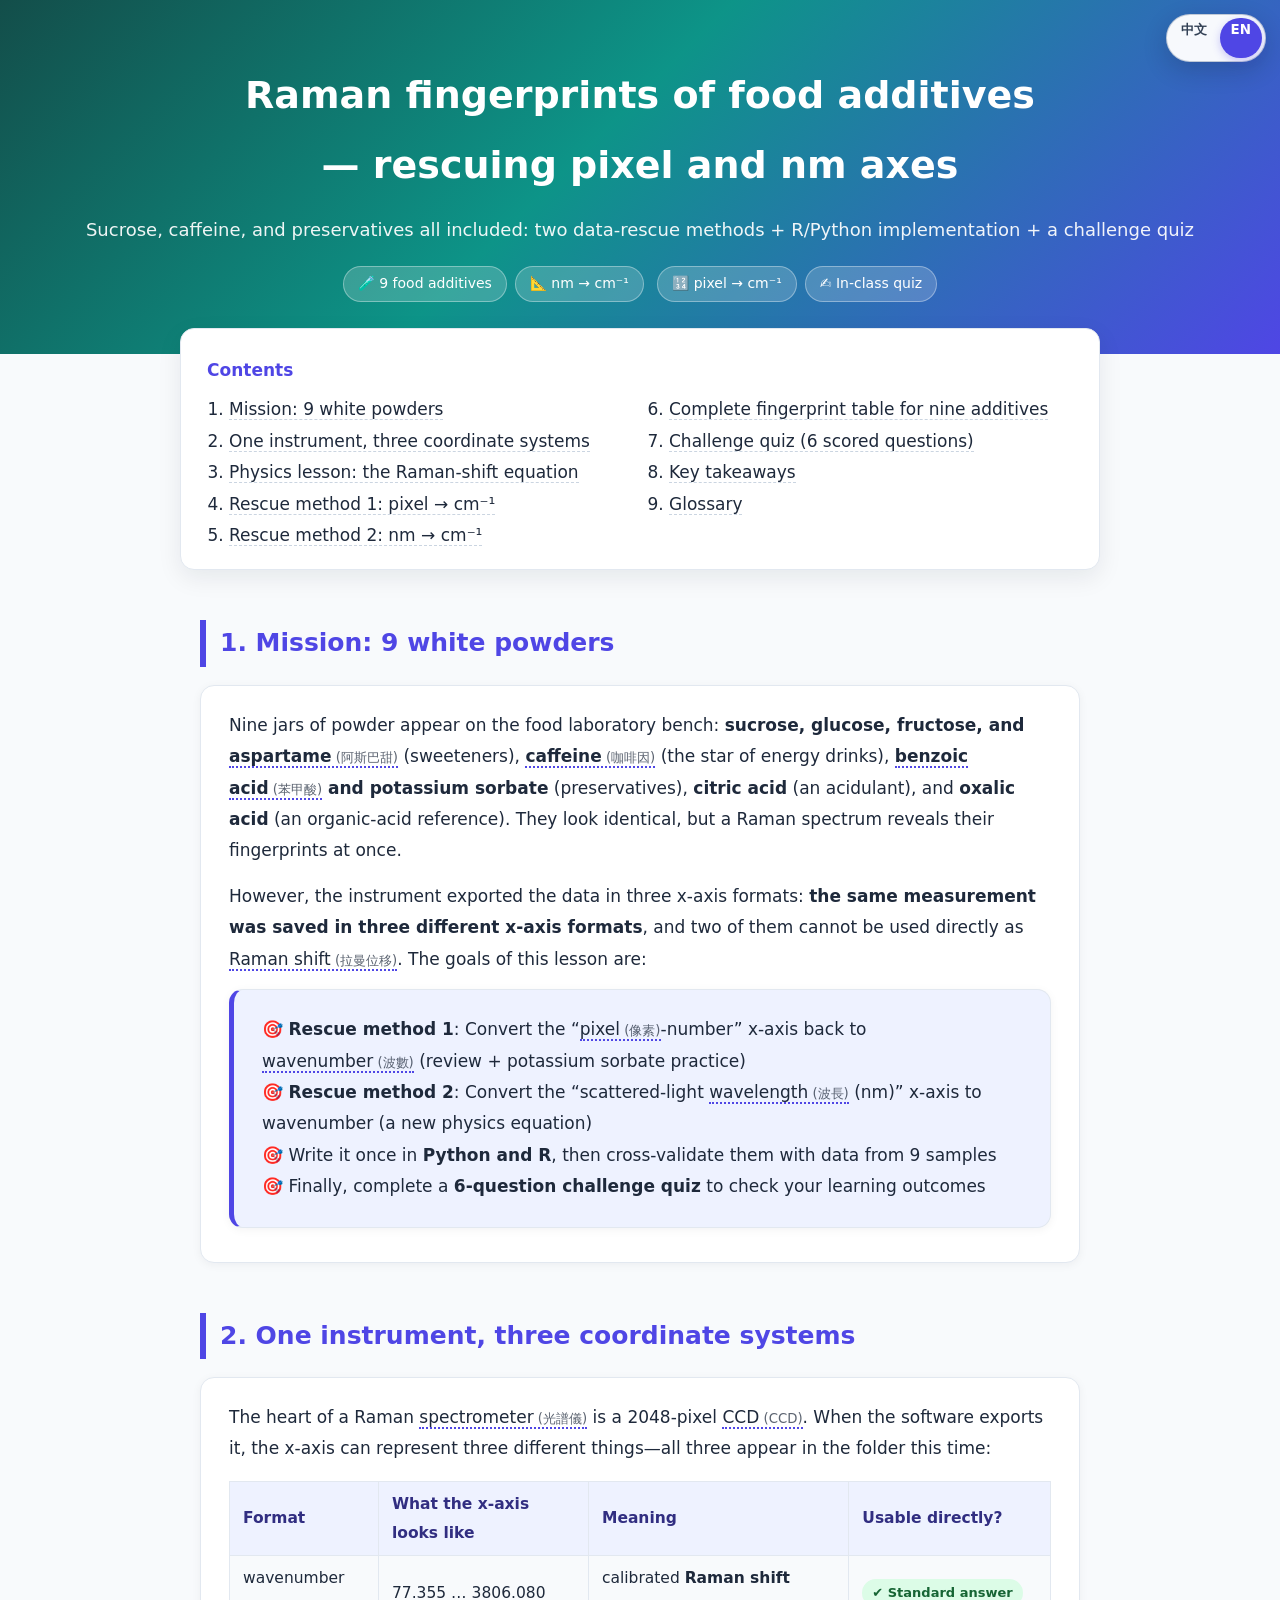
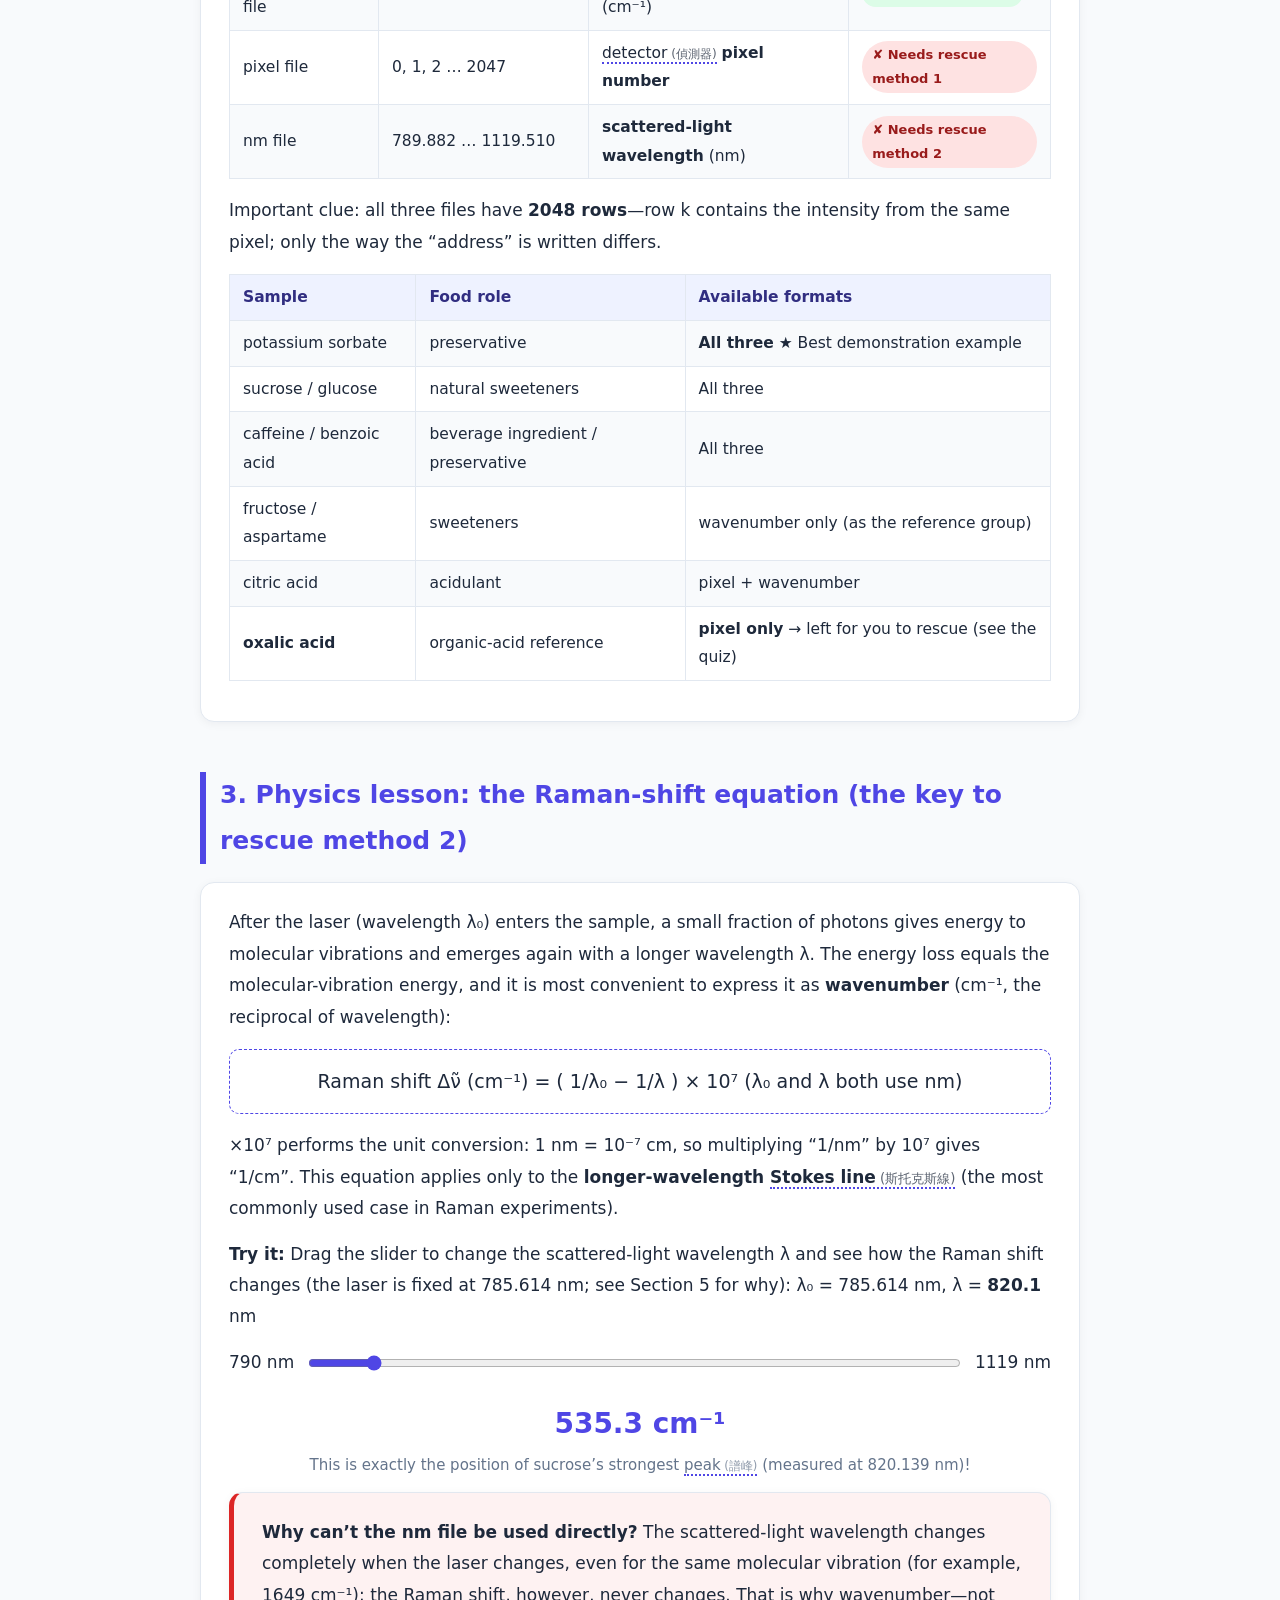
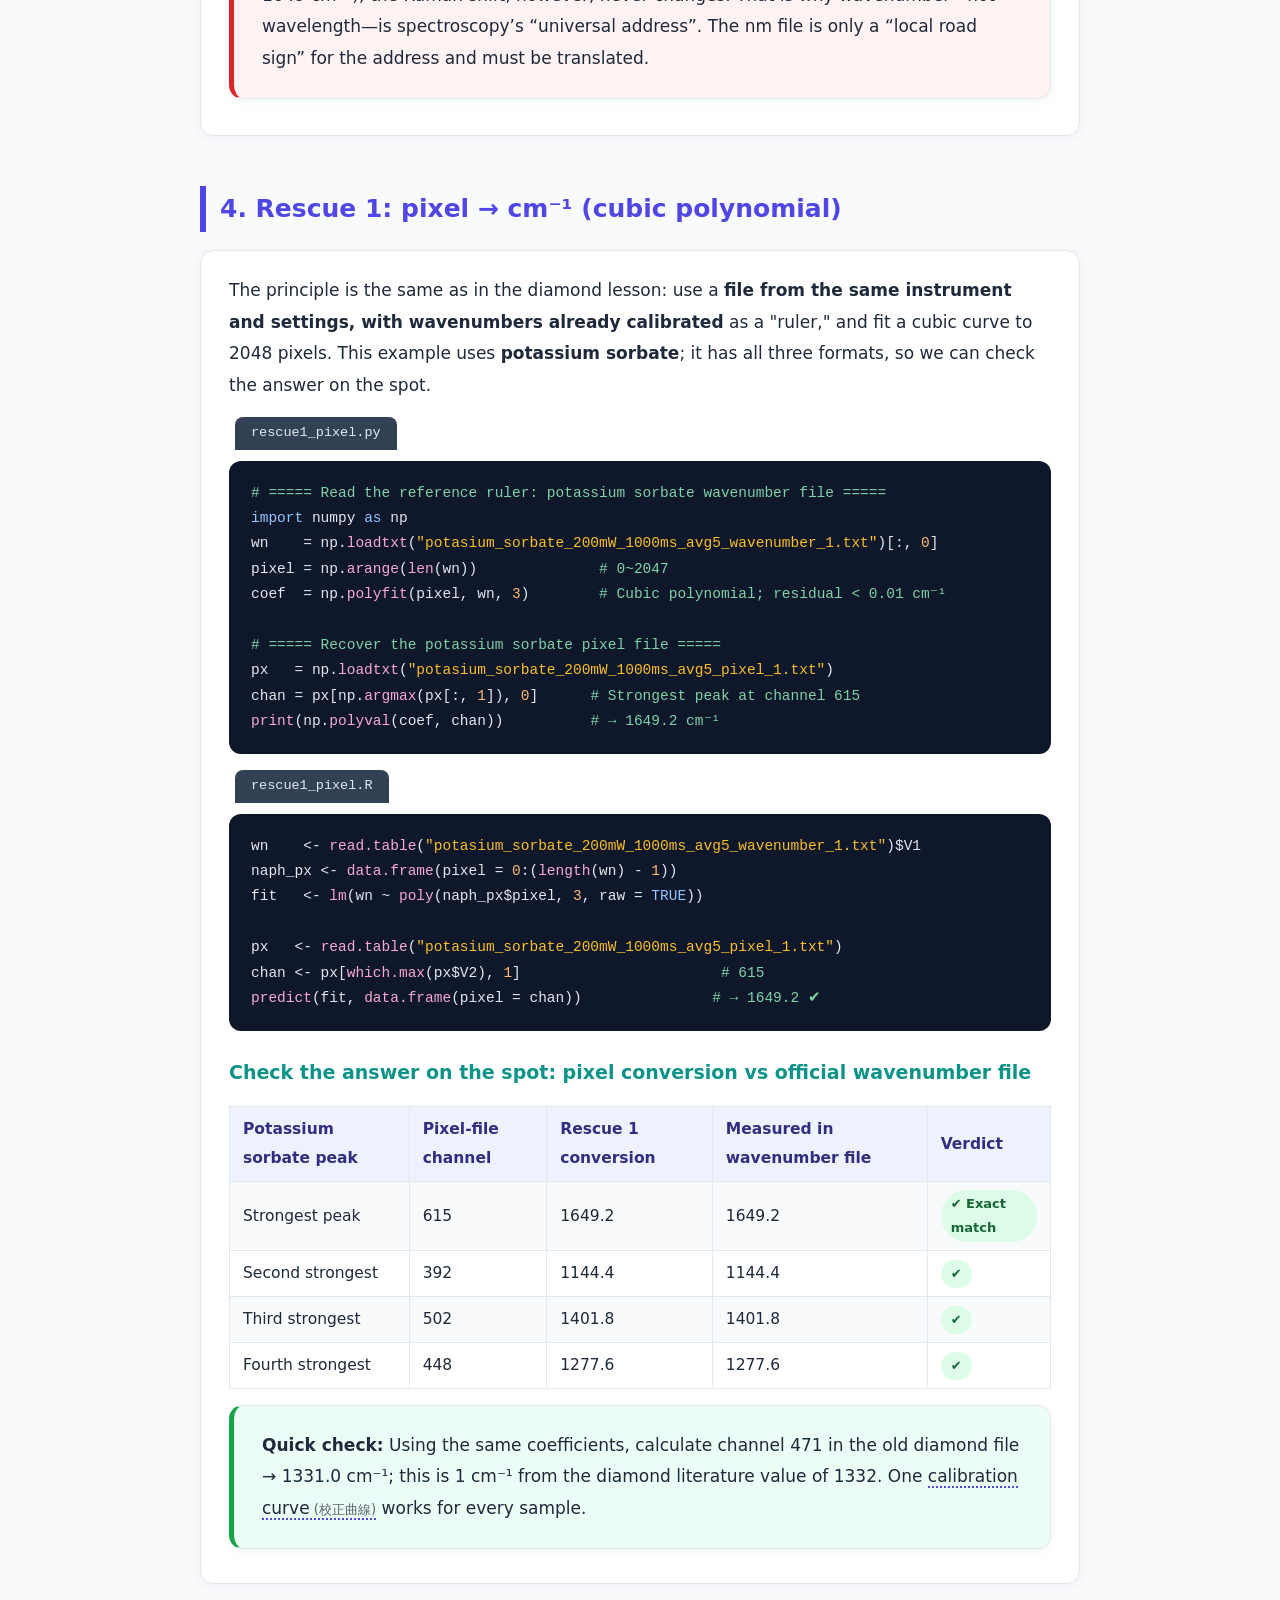
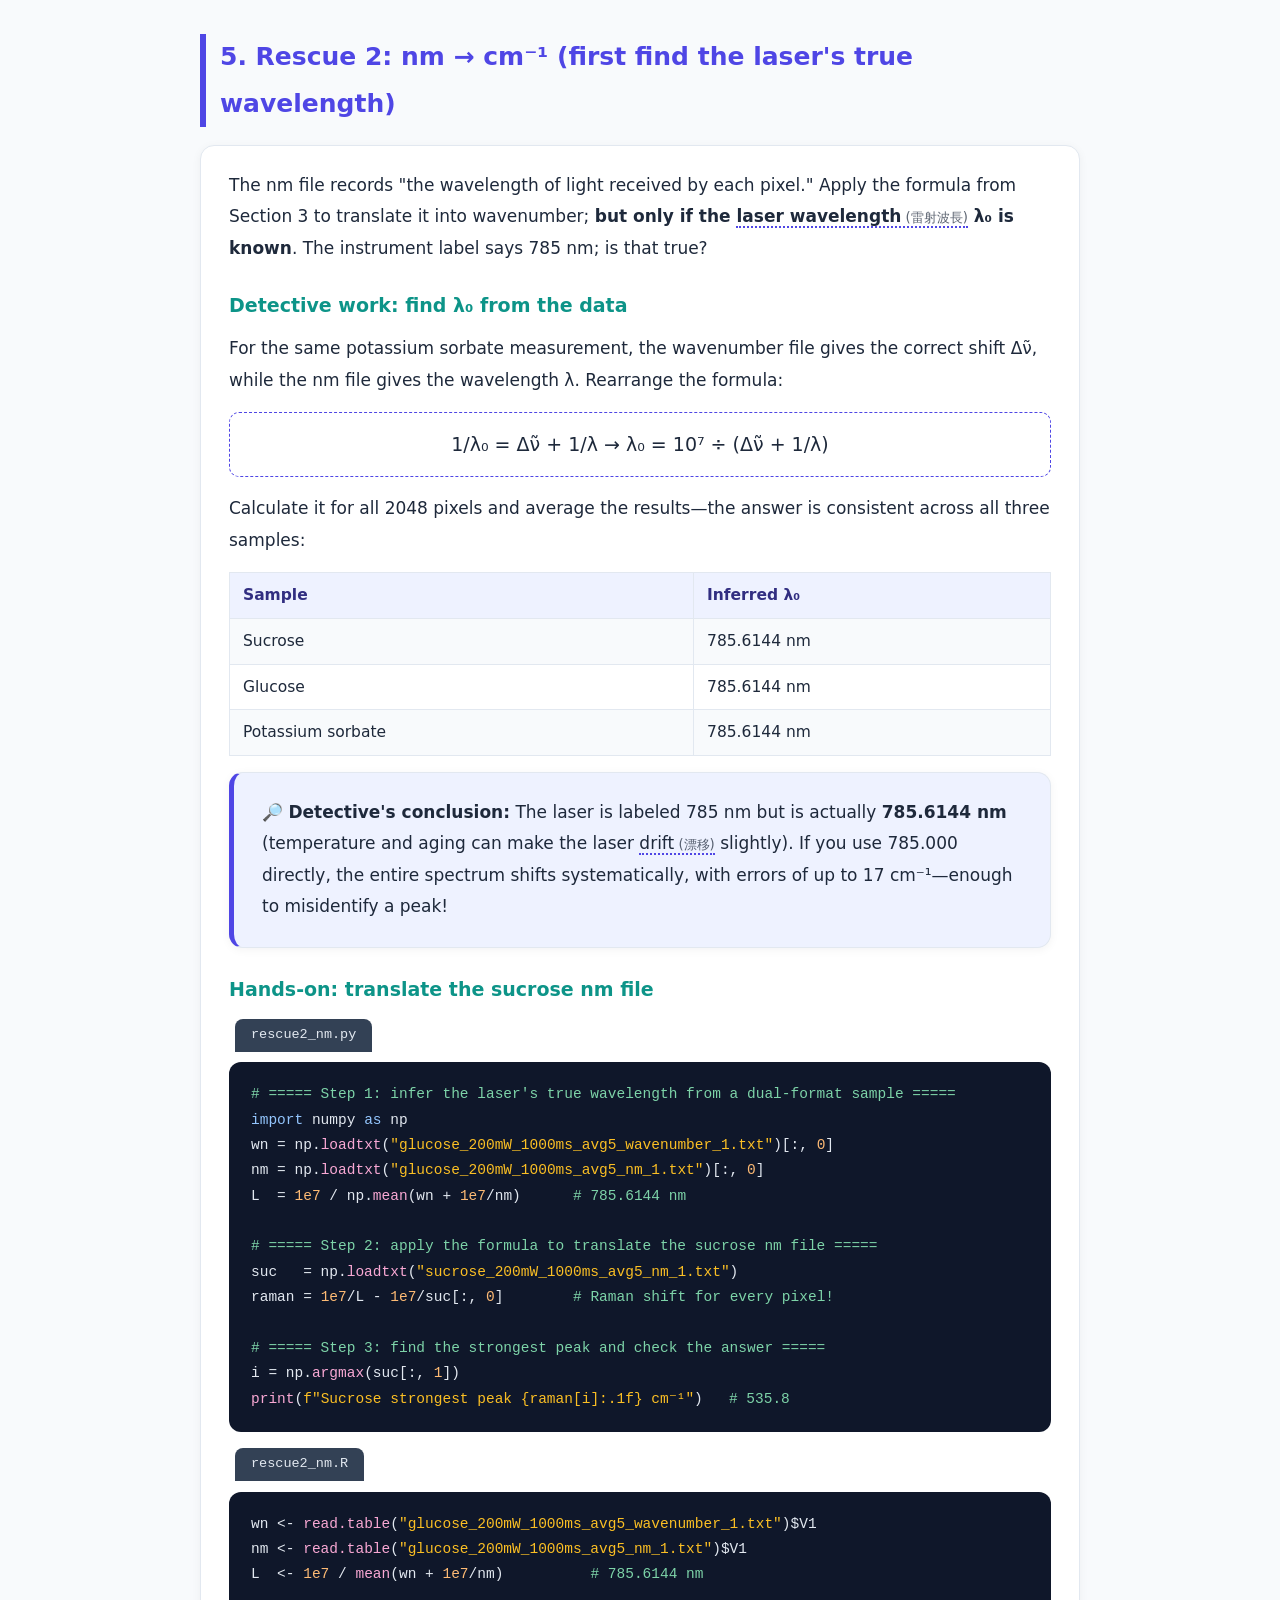
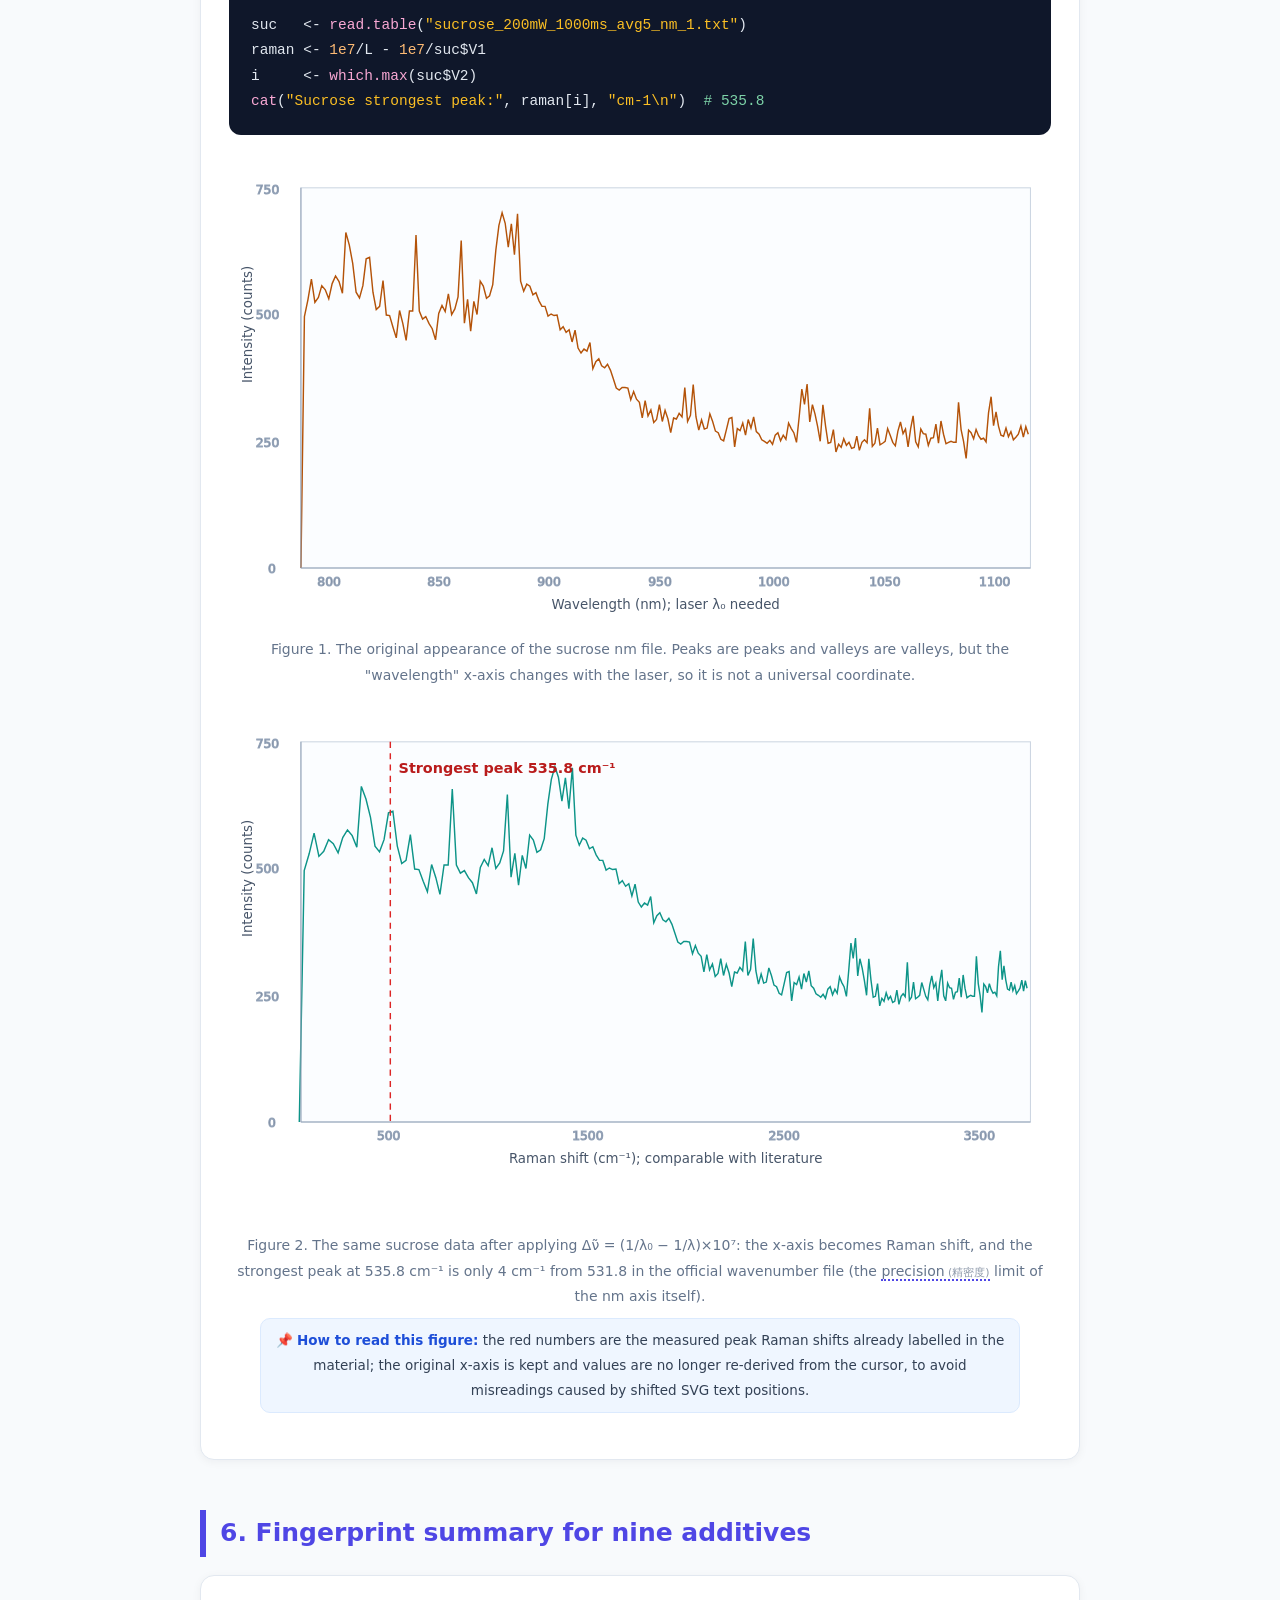
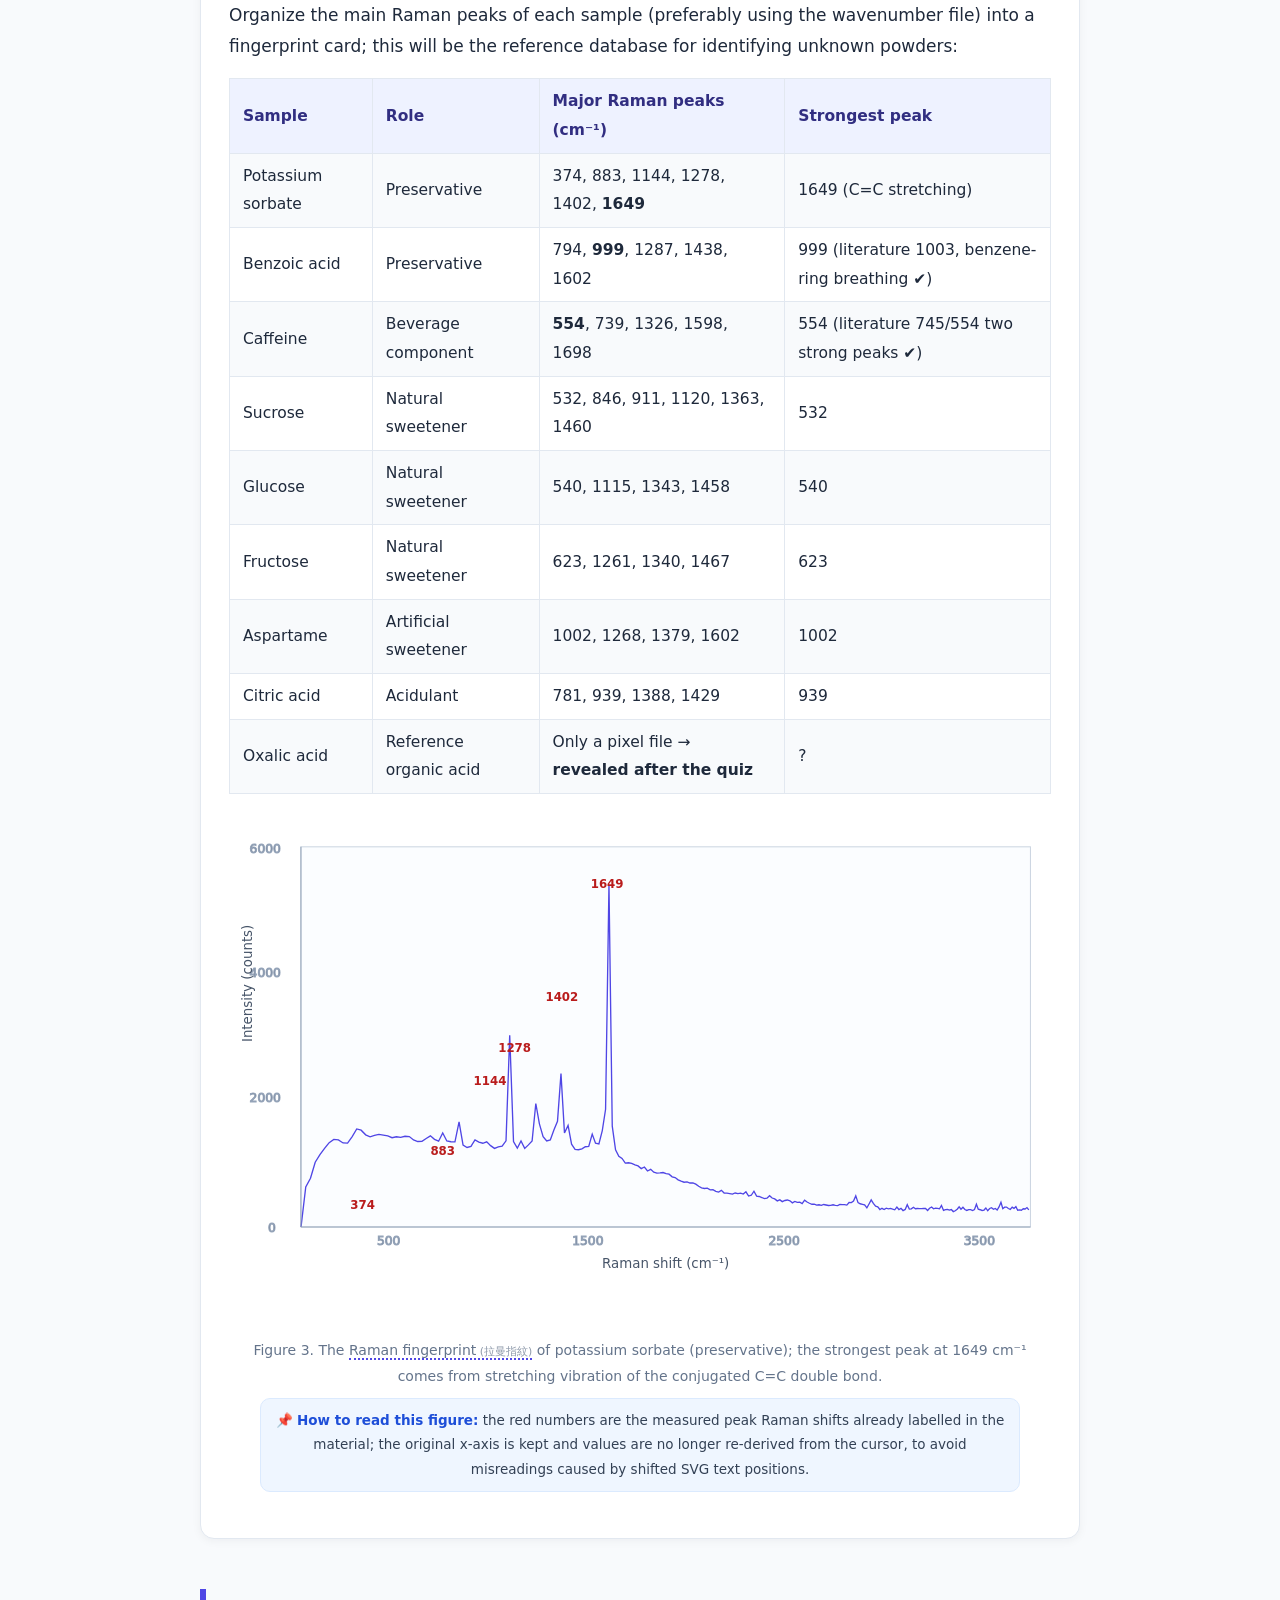
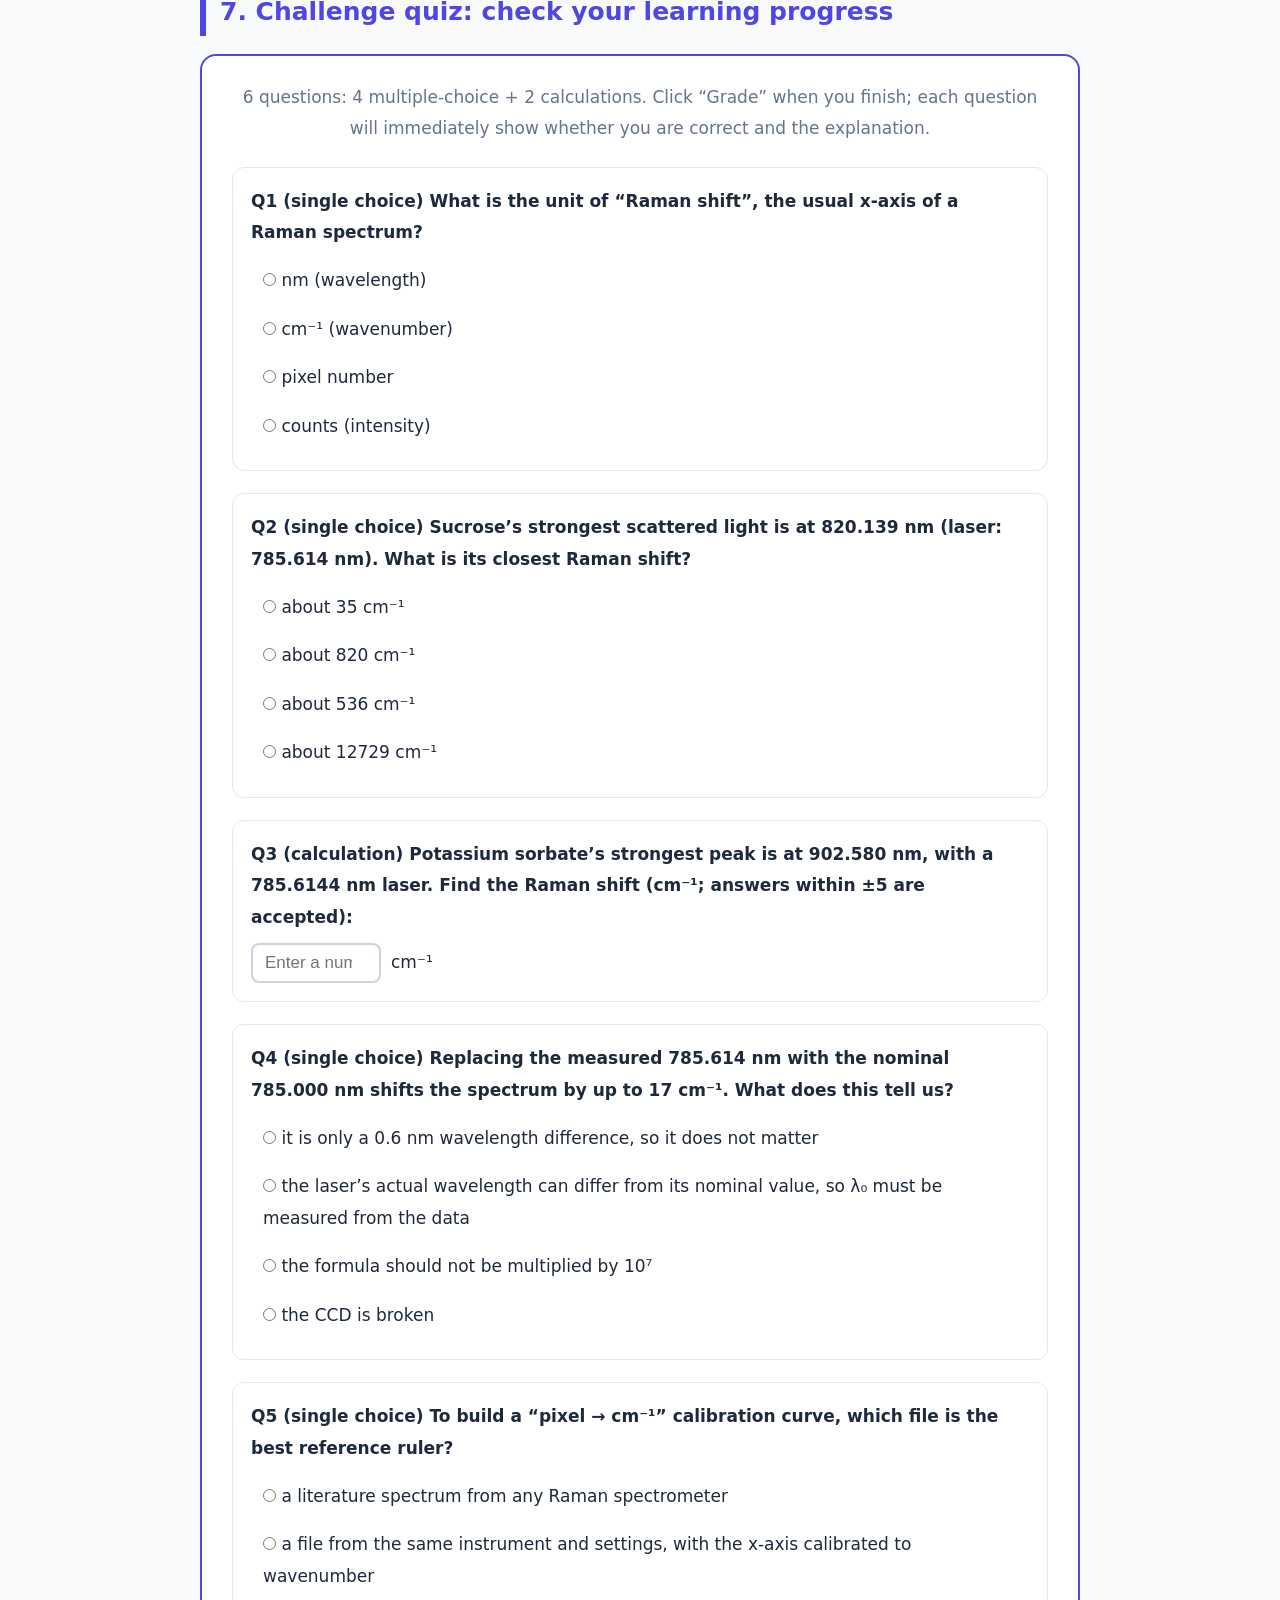
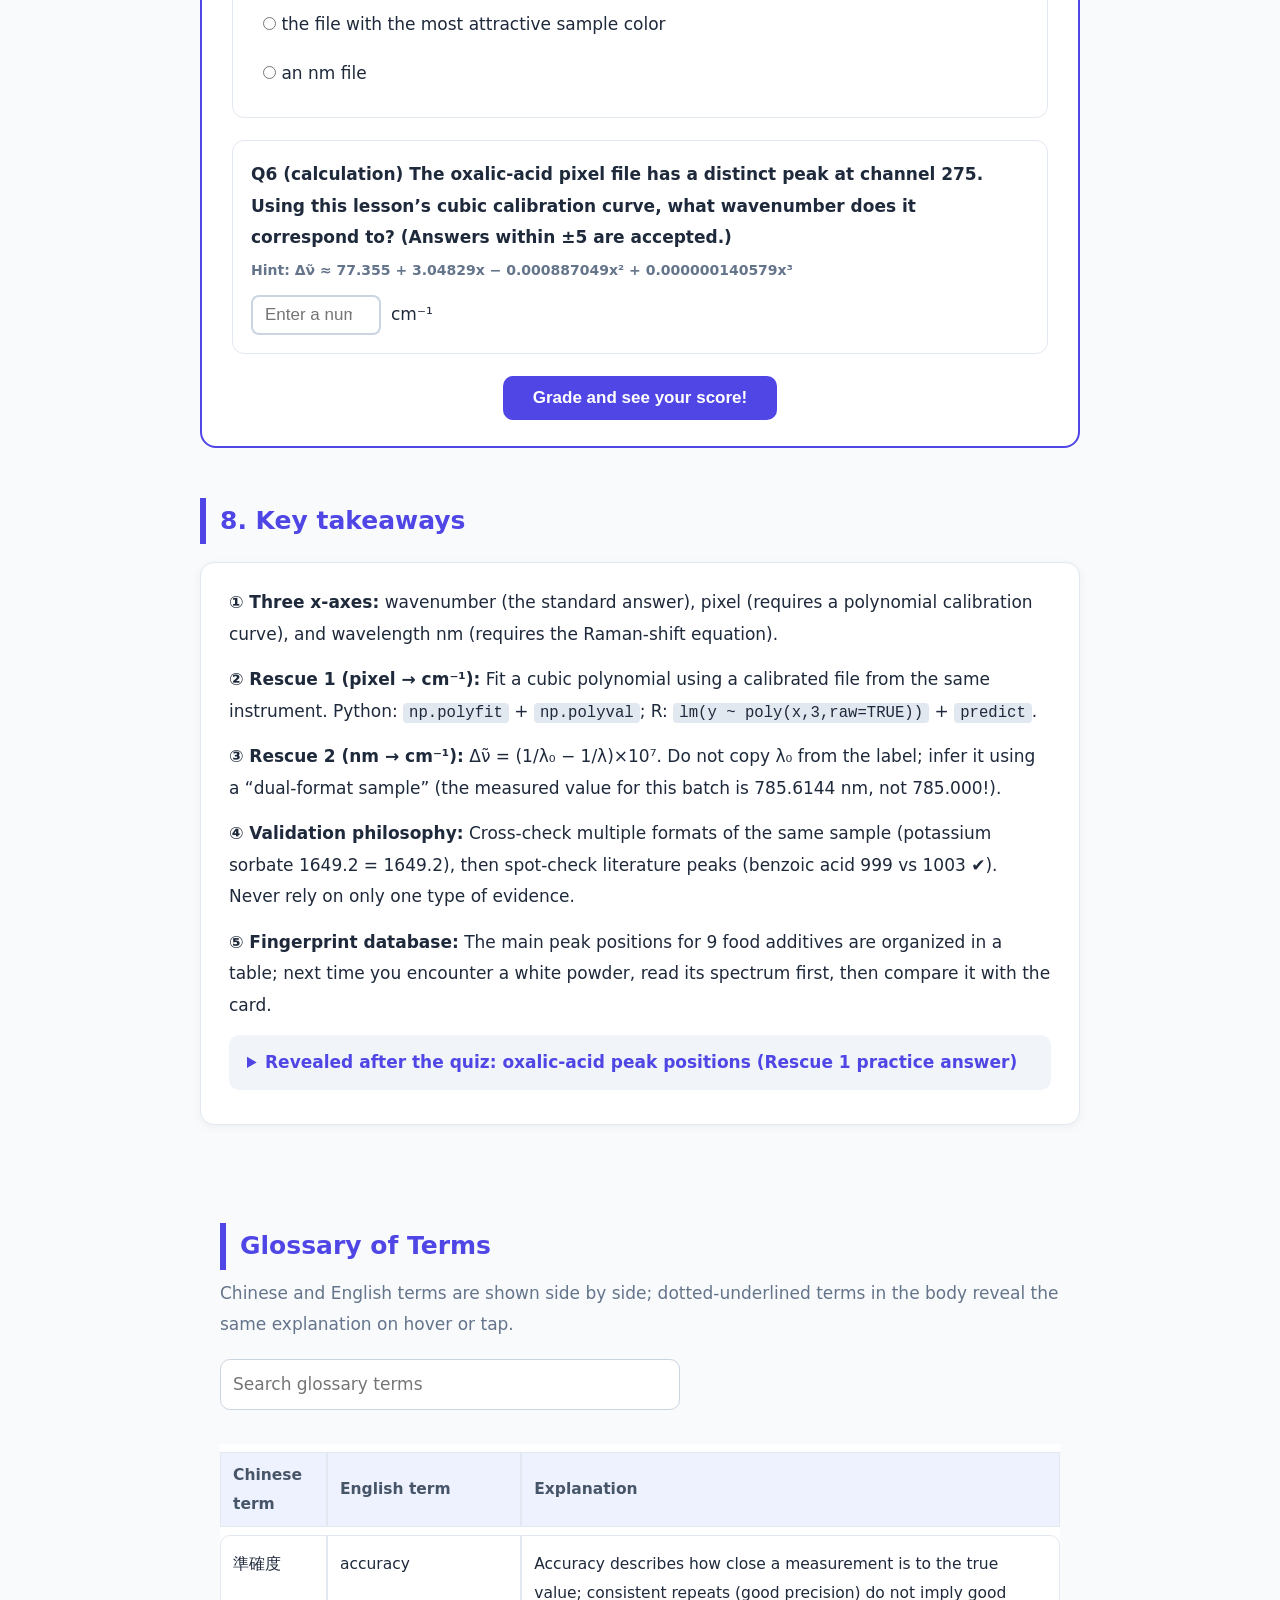
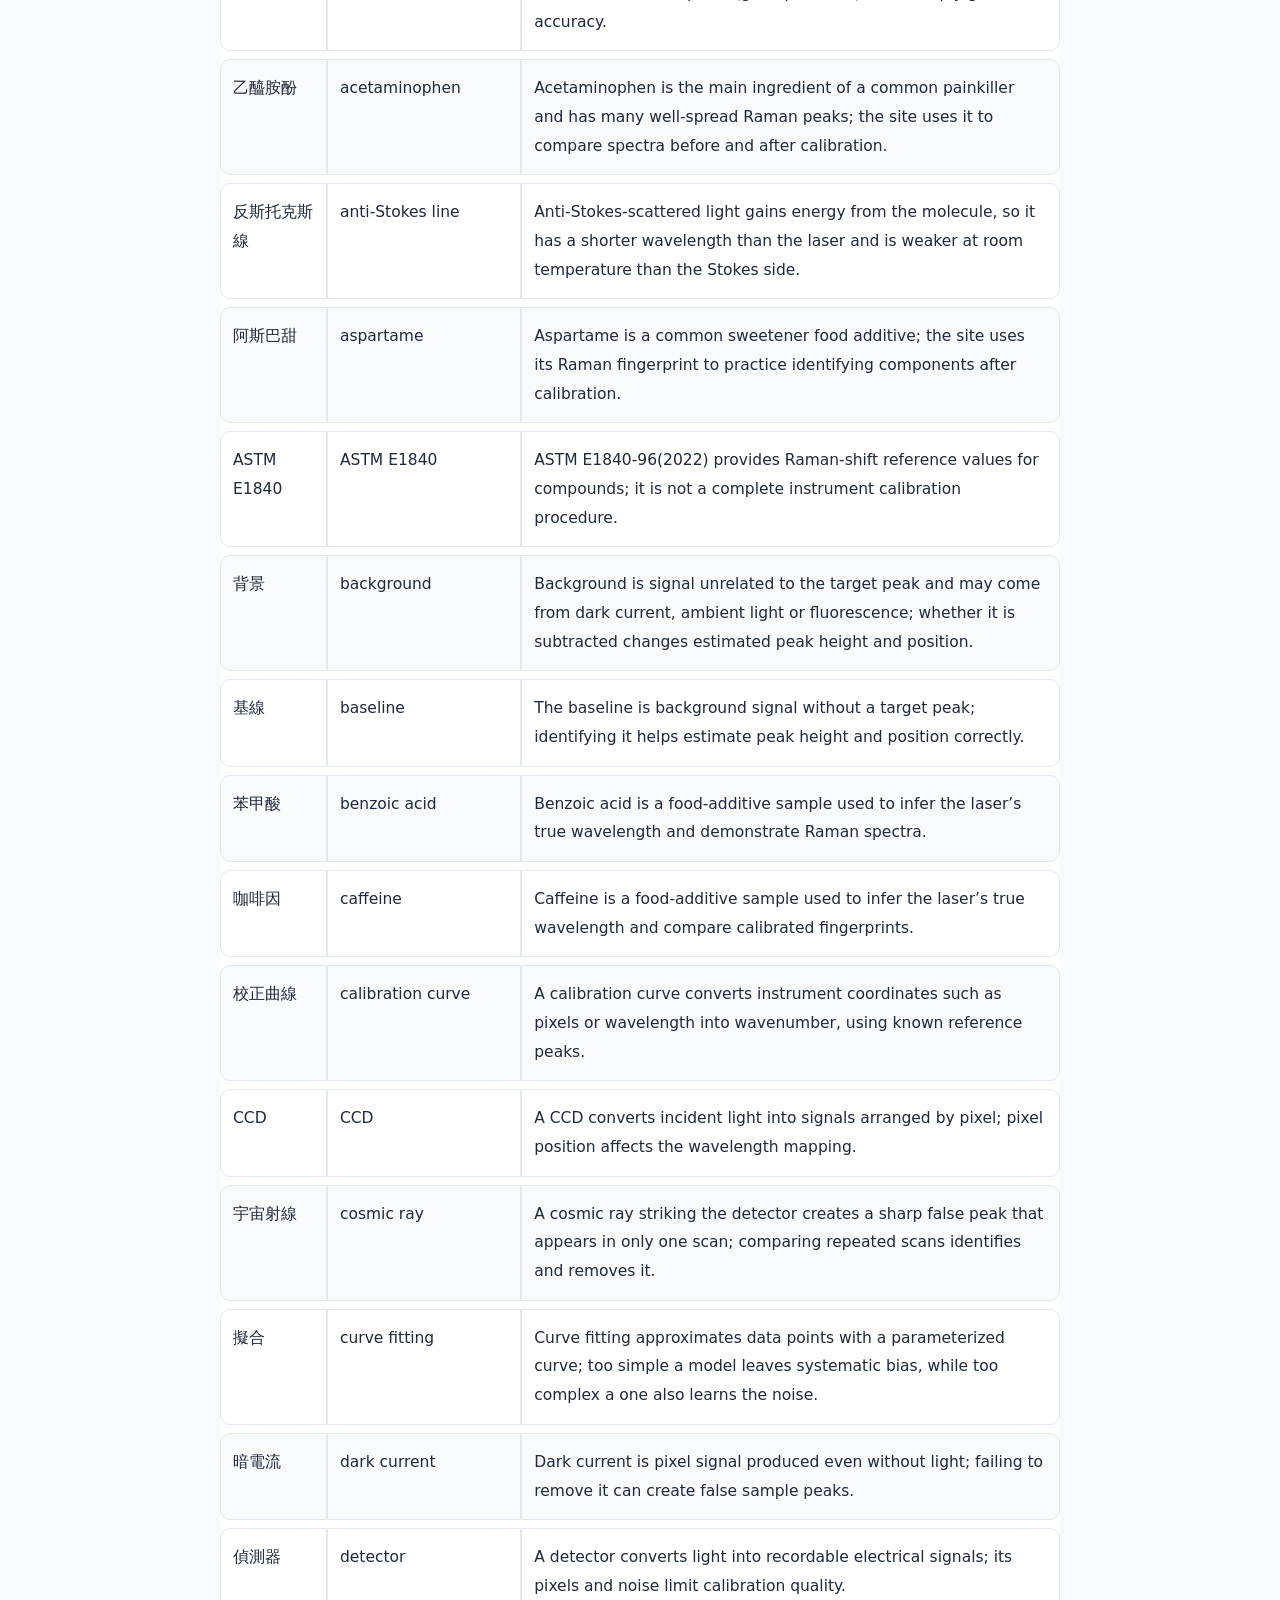
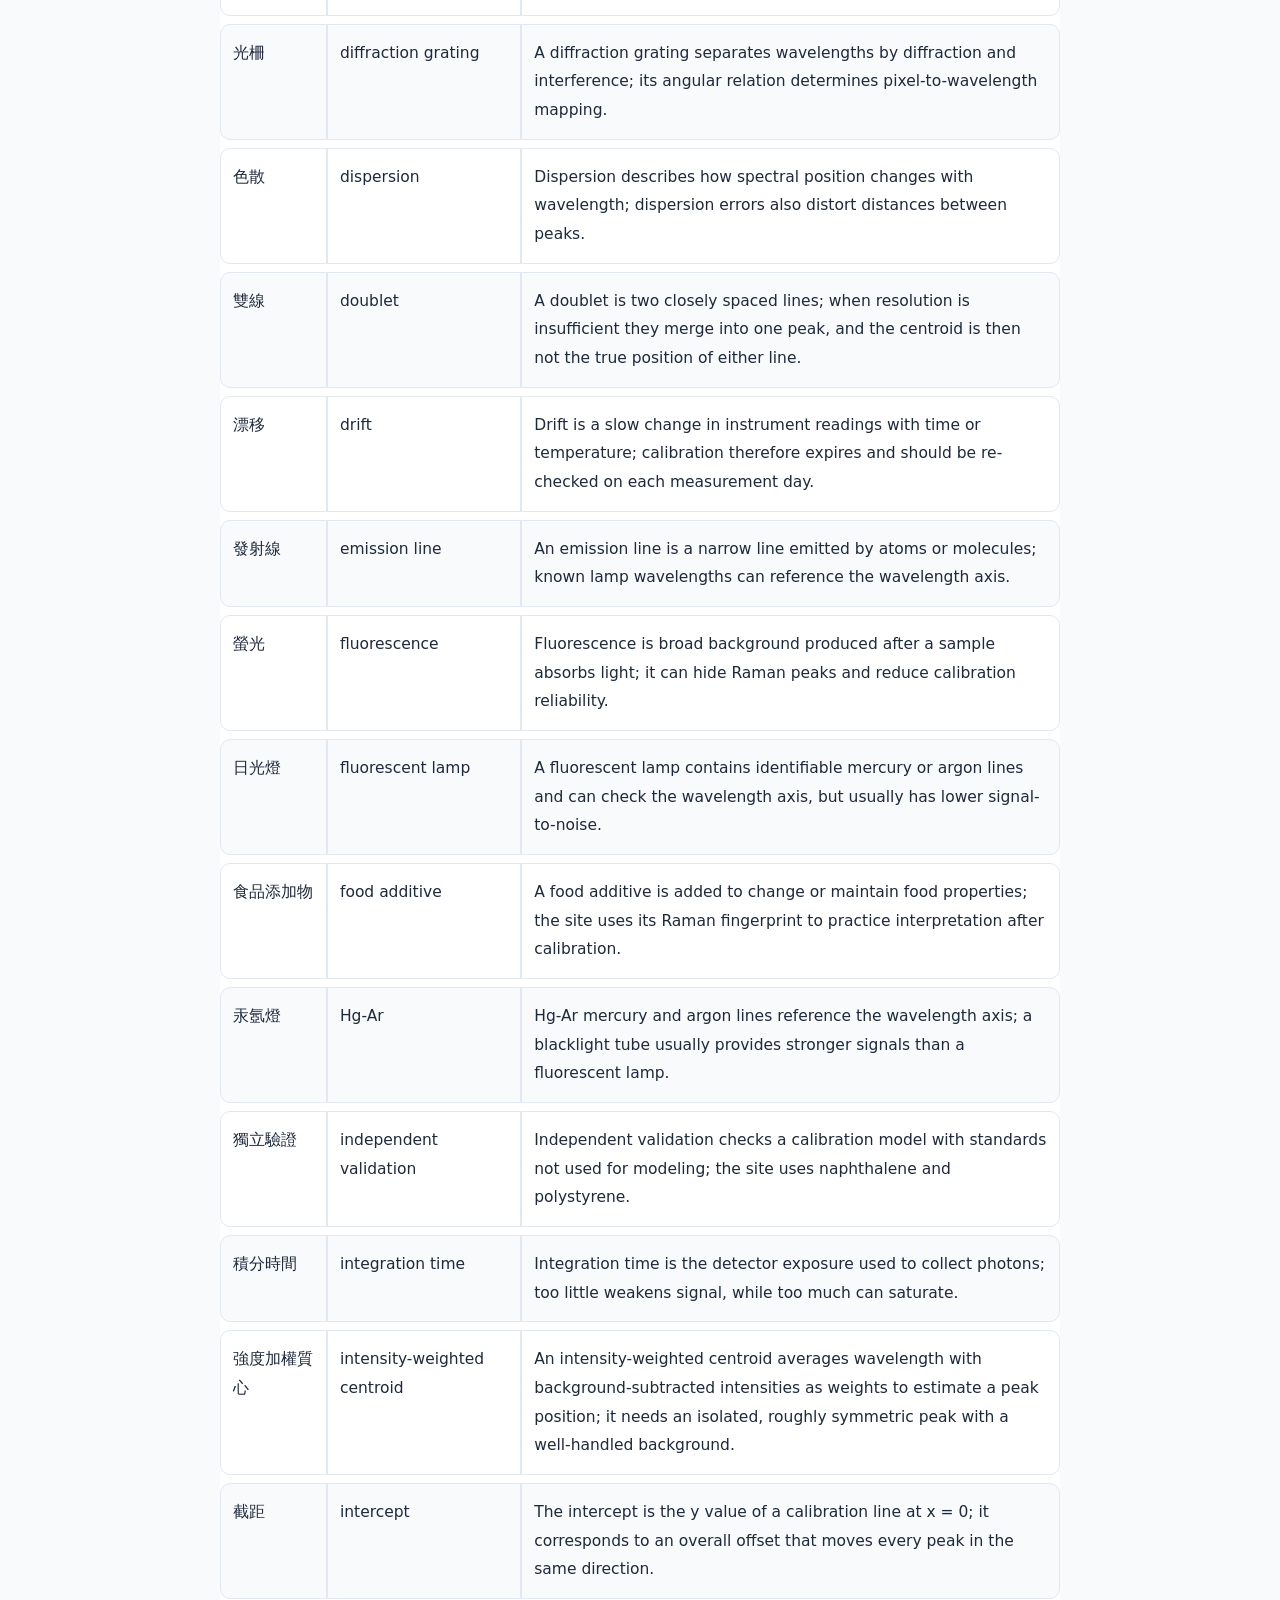
<file: raman_food_additives_tutorial.html>
<!DOCTYPE html>
<html lang="zh-Hant">
<head>
<meta charset="UTF-8">
<meta name="viewport" content="width=device-width, initial-scale=1.0">
<title lang="zh-Hant" data-en="Raman fingerprints of food additives — rescuing pixel and nm axes (with quiz)">食品添加物拉曼指紋 — pixel 與 nm 座標救援術（含測驗）</title>
<style>
:root{
  --ink:#1e293b; --muted:#64748b; --bg:#f8fafc; --card:#fff;
  --brand:#4f46e5; --brand2:#0d9488; --warn:#dc2626; --ok:#16a34a;
  --code-bg:#0f172a; --comment:#7dd3a8; --kw:#93c5fd; --str:#fbbf24;
  --accent-bg:#eef2ff;
}
*{box-sizing:border-box;margin:0;padding:0}
body{font-family:"Noto Sans TC","Microsoft JhengHei","PingFang TC",system-ui,sans-serif;
     background:var(--bg);color:var(--ink);line-height:1.85;font-size:17px}
.wrap{max-width:920px;margin:0 auto;padding:0 20px 80px}
header.hero{background:linear-gradient(135deg,#134e4a 0%,#0d9488 45%,#4f46e5 100%);
            color:#fff;padding:60px 20px 52px;text-align:center}
header.hero h1{font-size:clamp(25px,4vw,38px);font-weight:800}
header.hero p{margin-top:12px;opacity:.93;font-size:18px}
.badge{display:inline-block;background:rgba(255,255,255,.18);border:1px solid rgba(255,255,255,.35);
       padding:4px 14px;border-radius:999px;font-size:14px;margin:6px 4px 0}
nav.toc{background:var(--card);border:1px solid #e2e8f0;border-radius:14px;padding:18px 26px;
        margin:-26px auto 44px;max-width:920px;box-shadow:0 8px 24px rgba(15,23,42,.08)}
nav.toc b{color:var(--brand)}
nav.toc ol{margin:8px 0 0 22px;columns:2;column-gap:36px}
nav.toc a{color:var(--ink);text-decoration:none;border-bottom:1px dashed #cbd5e1}
nav.toc a:hover{color:var(--brand)}
section{margin:50px 0}
h2{font-size:25px;font-weight:800;color:var(--brand);border-left:6px solid var(--brand);
   padding-left:14px;margin-bottom:18px}
h3{font-size:19px;font-weight:700;color:var(--brand2);margin:24px 0 10px}
p{margin-bottom:14px}
.card{background:var(--card);border:1px solid #e2e8f0;border-radius:14px;padding:24px 28px;
      margin:18px 0;box-shadow:0 2px 10px rgba(15,23,42,.05)}
.tip{background:#ecfdf5;border-left:5px solid var(--ok)}
.warnbox{background:#fef2f2;border-left:5px solid var(--warn)}
.keybox{background:var(--accent-bg);border-left:5px solid var(--brand)}
.tag{display:inline-block;font-size:13px;font-weight:700;padding:2px 10px;border-radius:999px}
.tag.ok{background:#dcfce7;color:#166534}.tag.no{background:#fee2e2;color:#991b1b}
table{width:100%;border-collapse:collapse;margin:16px 0;background:#fff}
th{background:#eef2ff;color:#312e81;text-align:left}
th,td{border:1px solid #e2e8f0;padding:8px 13px;font-size:15.5px}
tr:nth-child(even) td{background:#f8fafc}
pre{background:var(--code-bg);color:#e2e8f0;border-radius:12px;padding:20px 22px;overflow-x:auto;
    font-size:14.5px;line-height:1.75;margin:14px 0;font-family:Consolas,"Courier New",monospace}
.c{color:var(--comment)}.kw{color:var(--kw)}.st{color:var(--str)}.fn{color:#f9a8d4}.num{color:#fdba74}
.filehead{display:inline-block;background:#334155;color:#e2e8f0;border-radius:8px 8px 0 0;
          padding:4px 16px;font-family:Consolas,monospace;font-size:13.5px;margin-bottom:-6px;margin-left:6px}
figure{text-align:center;margin:22px 0}
figcaption{font-size:14px;color:var(--muted);margin-top:8px}
.formula{background:#fff;border:1px dashed var(--brand);border-radius:10px;text-align:center;
         font-size:19px;padding:14px;margin:16px 0}
.flow{display:flex;gap:8px;align-items:center;justify-content:center;flex-wrap:wrap;margin:18px 0}
.flow .step{background:#fff;border:2px solid var(--brand2);border-radius:10px;padding:8px 16px;
            font-weight:700;color:var(--brand2)}
.flow .arr{color:var(--muted);font-weight:800}
.slider-row{display:flex;align-items:center;gap:14px;flex-wrap:wrap;margin:14px 0}
input[type=range]{flex:1;min-width:200px;accent-color:var(--brand)}
input[type=number]{padding:8px 12px;border:2px solid #cbd5e1;border-radius:8px;font-size:17px;width:130px}
.chip{border:1px solid var(--brand);background:#fff;color:var(--brand);border-radius:999px;
      padding:4px 14px;cursor:pointer;font-size:14px}
.chip:hover{background:var(--accent-bg)}
.result{font-size:28px;font-weight:800;color:var(--brand);text-align:center;padding:6px 0 2px}
.subresult{text-align:center;color:var(--muted);font-size:15px}
details{background:#f1f5f9;border-radius:10px;padding:12px 18px;margin:10px 0}
summary{cursor:pointer;font-weight:700;color:var(--brand)}
/* ---------- quiz ---------- */
.quiz{border:2px solid var(--brand);border-radius:16px;padding:26px 30px;background:#fff}
.qq{margin:22px 0;padding:18px;border:1px solid #e2e8f0;border-radius:12px}
.qq h4{font-size:17px;margin-bottom:10px}
.qq label{display:block;padding:7px 12px;border-radius:8px;cursor:pointer;margin:3px 0}
.qq label:hover{background:var(--accent-bg)}
.qq .fb{margin-top:8px;font-weight:700;display:none}
.qq.right{border-color:var(--ok);background:#f0fdf4}
.qq.wrong{border-color:var(--warn);background:#fef2f2}
#scoreBox{text-align:center;font-size:22px;font-weight:800;padding:16px;border-radius:12px;
           background:var(--accent-bg);margin-top:20px;display:none}
.btn{background:var(--brand);color:#fff;border:none;border-radius:10px;padding:12px 30px;
     font-size:17px;font-weight:700;cursor:pointer;display:block;margin:18px auto 0}
.btn:hover{opacity:.9}
footer{text-align:center;color:var(--muted);font-size:14px;padding:30px 0;border-top:1px solid #e2e8f0}
.grid2{display:grid;grid-template-columns:1fr 1fr;gap:18px}
@media(max-width:700px){.grid2{grid-template-columns:1fr}nav.toc ol{columns:1}}
code{background:#e2e8f0;padding:1px 6px;border-radius:4px;font-family:Consolas,monospace;font-size:.92em}
</style>
<link rel="stylesheet" href="spectra-enhance.css">
<link rel="stylesheet" href="i18n.css">
</head>
<body>
<header class="hero">
  <h1><span lang="zh-Hant">食品添加物的拉曼指紋<br>— pixel 與 nm 座標救援術</span><span lang="en">Raman fingerprints of food additives<br>— rescuing pixel and nm axes</span></h1>
  <p><span lang="zh-Hant">蔗糖、咖啡因、防腐劑通通入列：兩種資料搶救法 + R/Python 實作 + 闖關測驗</span><span lang="en">Sucrose, caffeine, and preservatives all included: two data-rescue methods + R/Python implementation + a challenge quiz</span></p>
  <div>
    <span class="badge"><span lang="zh-Hant">🧪 9 種食品添加物</span><span lang="en">🧪 9 food additives</span></span><span class="badge"><span lang="zh-Hant">📐 nm → cm⁻¹</span><span lang="en">📐 nm → cm⁻¹</span></span>
    <span class="badge"><span lang="zh-Hant">🔢 pixel → cm⁻¹</span><span lang="en">🔢 pixel → cm⁻¹</span></span><span class="badge"><span lang="zh-Hant">✍️ 隨堂測驗</span><span lang="en">✍️ In-class quiz</span></span>
  </div>
</header>
<nav class="toc wrap" style="padding-top:26px">
  <b><span lang="zh-Hant">本課目錄</span><span lang="en">Contents</span></b>
  <ol>
    <li><a href="#mission"><span lang="zh-Hant">任務說明：9 種白色粉末</span><span lang="en">Mission: 9 white powders</span></a></li>
    <li><a href="#formats"><span lang="zh-Hant">一台儀器，三種座標</span><span lang="en">One instrument, three coordinate systems</span></a></li>
    <li><a href="#physics"><span lang="zh-Hant">物理課：拉曼位移公式</span><span lang="en">Physics lesson: the Raman-shift equation</span></a></li>
    <li><a href="#rescue1"><span lang="zh-Hant">救援術一：pixel → cm⁻¹</span><span lang="en">Rescue method 1: pixel → cm⁻¹</span></a></li>
    <li><a href="#rescue2"><span lang="zh-Hant">救援術二：nm → cm⁻¹</span><span lang="en">Rescue method 2: nm → cm⁻¹</span></a></li>
    <li><a href="#fingerprints"><span lang="zh-Hant">九種添加物指紋總表</span><span lang="en">Complete fingerprint table for nine additives</span></a></li>
    <li><a href="#quiz"><span lang="zh-Hant">闖關測驗（6 題計分）</span><span lang="en">Challenge quiz (6 scored questions)</span></a></li>
    <li><a href="#summary"><span lang="zh-Hant">重點整理</span><span lang="en">Key takeaways</span></a></li>
    <li><a href="#glossary"><span lang="zh-Hant">專有名詞</span><span lang="en">Glossary</span></a></li>
  </ol>
</nav>
<div class="wrap">

<!-- ============ 1 ============ -->
<section id="mission">
<h2><span lang="zh-Hant">1. 任務說明：9 種白色粉末</span><span lang="en">1. Mission: 9 white powders</span></h2>
<div class="card">
<p><span lang="zh-Hant">食品實驗室的桌上出現 9 罐粉末：<b>蔗糖、葡萄糖、果糖、阿斯巴甜</b>（甜味劑）、<b>咖啡因</b>（提神飲料主角）、<b>苯甲酸、己二烯酸鉀</b>（防腐劑）、<b>檸檬酸</b>（酸味劑）、<b>草酸</b>（對照用有機酸）。它們長得一模一樣，但拉曼光譜一照——指紋立現。</span><span lang="en">Nine jars of powder appear on the food laboratory bench: <b>sucrose, glucose, fructose, and aspartame</b> (sweeteners), <b>caffeine</b> (the star of energy drinks), <b>benzoic acid and potassium sorbate</b> (preservatives), <b>citric acid</b> (an acidulant), and <b>oxalic acid</b> (an organic-acid reference). They look identical, but a Raman spectrum reveals their fingerprints at once.</span></p>
<p><span lang="zh-Hant">不過儀器匯出資料時出了點狀況：<b>同一份量測被存成三種橫軸格式</b>，其中兩種不能直接當「拉曼位移」用。這堂課的目標：</span><span lang="en">However, the instrument exported the data in three x-axis formats: <b>the same measurement was saved in three different x-axis formats</b>, and two of them cannot be used directly as Raman shift. The goals of this lesson are:</span></p>
<p class="keybox card" style="margin:10px 0">
<span lang="zh-Hant">🎯 <b>救援術一</b>：把「像素編號」橫軸換算回波數（複習 + 己二烯酸鉀實戰）</span><span lang="en">🎯 <b>Rescue method 1</b>: Convert the “pixel-number” x-axis back to wavenumber (review + potassium sorbate practice)</span><br>
<span lang="zh-Hant">🎯 <b>救援術二</b>：把「散射光波長 (nm)」橫軸換算成波數（全新物理公式）</span><span lang="en">🎯 <b>Rescue method 2</b>: Convert the “scattered-light wavelength (nm)” x-axis to wavenumber (a new physics equation)</span><br>
<span lang="zh-Hant">🎯 用 <b>Python 與 R</b> 各寫一次，並用 9 種樣品的資料<b>互相驗證</b></span><span lang="en">🎯 Write it once in <b>Python and R</b>, then cross-validate them with data from 9 samples</span><br>
<span lang="zh-Hant">🎯 最後通過 <b>6 題闖關測驗</b>檢查學習成效</span><span lang="en">🎯 Finally, complete a <b>6-question challenge quiz</b> to check your learning outcomes</span>
</p>
</div>
</section>

<!-- ============ 2 ============ -->
<section id="formats">
<h2><span lang="zh-Hant">2. 一台儀器，三種座標</span><span lang="en">2. One instrument, three coordinate systems</span></h2>
<div class="card">
<p><span lang="zh-Hant">拉曼光譜儀的心臟是 2048 像素的 CCD。軟體匯出時，橫軸可以是三種東西——這次全部出現在資料夾裡：</span><span lang="en">The heart of a Raman spectrometer is a 2048-pixel CCD. When the software exports it, the x-axis can represent three different things—all three appear in the folder this time:</span></p>
<table>
<tr><th><span lang="zh-Hant">格式</span><span lang="en">Format</span></th><th><span lang="zh-Hant">橫軸長相</span><span lang="en">What the x-axis looks like</span></th><th><span lang="zh-Hant">意義</span><span lang="en">Meaning</span></th><th><span lang="zh-Hant">能直接用嗎？</span><span lang="en">Usable directly?</span></th></tr>
<tr><td><span lang="zh-Hant">wavenumber 檔</span><span lang="en">wavenumber file</span></td><td>77.355 … 3806.080</td><td><span lang="zh-Hant">已校正的<b>拉曼位移</b> (cm⁻¹)</span><span lang="en">calibrated <b>Raman shift</b> (cm⁻¹)</span></td><td><span class="tag ok"><span lang="zh-Hant">✔ 標準答案</span><span lang="en">✔ Standard answer</span></span></td></tr>
<tr><td><span lang="zh-Hant">pixel 檔</span><span lang="en">pixel file</span></td><td>0, 1, 2 … 2047</td><td><span lang="zh-Hant">偵測器<b>像素編號</b></span><span lang="en">detector <b>pixel number</b></span></td><td><span class="tag no"><span lang="zh-Hant">✘ 需救援術一</span><span lang="en">✘ Needs rescue method 1</span></span></td></tr>
<tr><td><span lang="zh-Hant">nm 檔</span><span lang="en">nm file</span></td><td>789.882 … 1119.510</td><td><span lang="zh-Hant"><b>散射光波長</b> (nm)</span><span lang="en"><b>scattered-light wavelength</b> (nm)</span></td><td><span class="tag no"><span lang="zh-Hant">✘ 需救援術二</span><span lang="en">✘ Needs rescue method 2</span></span></td></tr>
</table>
<p><span lang="zh-Hant">重要線索：三種檔案都是 <b>2048 列</b>——第 k 列都是同一個像素的光強度，只是「地址寫法」不同。</span><span lang="en">Important clue: all three files have <b>2048 rows</b>—row k contains the intensity from the same pixel; only the way the “address” is written differs.</span></p>
<table>
<tr><th><span lang="zh-Hant">樣品</span><span lang="en">Sample</span></th><th><span lang="zh-Hant">食品角色</span><span lang="en">Food role</span></th><th><span lang="zh-Hant">手上的格式</span><span lang="en">Available formats</span></th></tr>
<tr><td><span lang="zh-Hant">己二烯酸鉀 potassium sorbate</span><span lang="en">potassium sorbate</span></td><td><span lang="zh-Hant">防腐劑</span><span lang="en">preservative</span></td><td><span lang="zh-Hant"><b>三種全有</b> ★ 最佳示範教材</span><span lang="en"><b>All three</b> ★ Best demonstration example</span></td></tr>
<tr><td><span lang="zh-Hant">蔗糖 sucrose / 葡萄糖 glucose</span><span lang="en">sucrose / glucose</span></td><td><span lang="zh-Hant">天然甜味劑</span><span lang="en">natural sweeteners</span></td><td><span lang="zh-Hant">三種全有</span><span lang="en">All three</span></td></tr>
<tr><td><span lang="zh-Hant">咖啡因 caffeine / 苯甲酸 benzoic acid</span><span lang="en">caffeine / benzoic acid</span></td><td><span lang="zh-Hant">飲料成分 / 防腐劑</span><span lang="en">beverage ingredient / preservative</span></td><td><span lang="zh-Hant">三種全有</span><span lang="en">All three</span></td></tr>
<tr><td><span lang="zh-Hant">果糖 fructose / 阿斯巴甜 aspartame</span><span lang="en">fructose / aspartame</span></td><td><span lang="zh-Hant">甜味劑</span><span lang="en">sweeteners</span></td><td><span lang="zh-Hant">只有 wavenumber（當對照組）</span><span lang="en">wavenumber only (as the reference group)</span></td></tr>
<tr><td><span lang="zh-Hant">檸檬酸 citric acid</span><span lang="en">citric acid</span></td><td><span lang="zh-Hant">酸味劑</span><span lang="en">acidulant</span></td><td><span lang="zh-Hant">pixel + wavenumber</span><span lang="en">pixel + wavenumber</span></td></tr>
<tr><td><span lang="zh-Hant"><b>草酸 oxalic acid</b></span><span lang="en"><b>oxalic acid</b></span></td><td><span lang="zh-Hant">對照用有機酸</span><span lang="en">organic-acid reference</span></td><td><span lang="zh-Hant"><b>只有 pixel</b> → 留給你自己救援（見測驗）</span><span lang="en"><b>pixel only</b> → left for you to rescue (see the quiz)</span></td></tr>
</table>
</div>
</section>

<!-- ============ 3 ============ -->
<section id="physics">
<h2><span lang="zh-Hant">3. 物理課：拉曼位移公式（救援術二的鑰匙）</span><span lang="en">3. Physics lesson: the Raman-shift equation (the key to rescue method 2)</span></h2>
<div class="card">
<p><span lang="zh-Hant">雷射（波長 λ₀）打進樣品後，少數光子把能量留給分子振動再彈出來，波長變長成 λ。能量損失恰好等於分子振動的能量，用<b>波數</b>（cm⁻¹，波長的倒數）表示最方便：</span><span lang="en">After the laser (wavelength λ₀) enters the sample, a small fraction of photons gives energy to molecular vibrations and emerges again with a longer wavelength λ. The energy loss equals the molecular-vibration energy, and it is most convenient to express it as <b>wavenumber</b> (cm⁻¹, the reciprocal of wavelength):</span></p>
<div class="formula"><span lang="zh-Hant">拉曼位移 Δν̃ (cm⁻¹) = （ 1/λ₀ − 1/λ ）× 10⁷　　（λ₀、λ 都用 nm）</span><span lang="en">Raman shift Δν̃ (cm⁻¹) = ( 1/λ₀ − 1/λ ) × 10⁷    (λ₀ and λ both use nm)</span></div>
<p><span lang="zh-Hant">×10⁷ 是單位換算：1 nm = 10⁻⁷ cm，所以「1/nm」乘上 10⁷ 就變成「1/cm」。這個公式只適用<b>波長變長的斯托克斯線</b>（拉曼實驗最常用）。</span><span lang="en">×10⁷ performs the unit conversion: 1 nm = 10⁻⁷ cm, so multiplying “1/nm” by 10⁷ gives “1/cm”. This equation applies only to the <b>longer-wavelength Stokes line</b> (the most commonly used case in Raman experiments).</span></p>
<p><span lang="zh-Hant"><b>動手試：</b>拖動滑桿改變散射光波長 λ，看拉曼位移怎麼變（雷射固定 785.614 nm，原因見第 5 節）：λ₀ = 785.614 nm，λ = </span><span lang="en"><b>Try it:</b> Drag the slider to change the scattered-light wavelength λ and see how the Raman shift changes (the laser is fixed at 785.614 nm; see Section 5 for why): λ₀ = 785.614 nm, λ = </span><b id="lamVal">820.1</b> nm</p>
<div class="slider-row">
  <span>790 nm</span>
  <input type="range" id="lamSlider" min="790" max="1119" value="820.1" step="0.1">
  <span>1119 nm</span>
</div>
<div class="result" id="shiftOut">536.1 cm⁻¹</div>
<div class="subresult" id="shiftNote"><span lang="zh-Hant">這正是蔗糖最強峰的位置（實測 820.139 nm）！</span><span lang="en">This is exactly the position of the strongest sucrose peak (measured at 820.139 nm)!</span></div>
<p class="warnbox card" style="margin:12px 0"><span lang="zh-Hant"><b>為什麼 nm 檔不能直接用？</b>同一個分子振動（例如 1649 cm⁻¹），換一支雷射，散射光波長就完全不同；但拉曼位移永遠不變。所以光譜學的「通用地址」是波數，不是波長。nm 檔只是「把地址寫成當地路標」，必須翻譯。</span><span lang="en"><b>Why can’t the nm file be used directly?</b> The scattered-light wavelength changes completely when the laser changes, even for the same molecular vibration (for example, 1649 cm⁻¹); the Raman shift, however, never changes. That is why wavenumber—not wavelength—is spectroscopy’s “universal address”. The nm file is only a “local road sign” for the address and must be translated.</span></p>
</div>
<script>
var L0 = 785.6144;
function shift(lam){ return 1e7/L0 - 1e7/lam; }
function upShift(){
  var lam = +document.getElementById("lamSlider").value;
  document.getElementById("lamVal").textContent = lam.toFixed(1);
  var s = shift(lam);
  document.getElementById("shiftOut").textContent = s.toFixed(1) + " cm\u207B\u00B9";
  document.getElementById("shiftNote").textContent =
    (Math.abs(lam-820.139)<1) ? (window.I18N ? window.I18N.t({zh:'這正是蔗糖最強峰的位置（實測 820.139 nm）！', en:'This is exactly the position of sucrose’s strongest peak (measured at 820.139 nm)!'}) : '這正是蔗糖最強峰的位置（實測 820.139 nm）！') :
    (Math.abs(lam-902.58)<1) ? (window.I18N ? window.I18N.t({zh:'這是山梨酸鉀最強峰 1649 cm⁻¹（實測 902.580 nm）！', en:'This is potassium sorbate’s strongest peak at 1649 cm⁻¹ (measured at 902.580 nm)!'}) : '這是山梨酸鉀最強峰 1649 cm⁻¹（實測 902.580 nm）！') :
    (window.I18N ? window.I18N.t({zh:'波長越長（分子拿走越多能量），拉曼位移越大。', en:'As the wavelength gets longer (the molecule takes away more energy), the Raman shift gets larger.'}) : '波長越長（分子拿走越多能量），拉曼位移越大。');
}
document.getElementById("lamSlider").addEventListener("input", upShift); upShift();
document.addEventListener("langchange", upShift);
</script>
</section>

<!-- ============ 4 ============ -->
<section id="rescue1">
<h2><span lang="zh-Hant">4. 救援術一：pixel → cm⁻¹（三次多項式）</span><span lang="en">4. Rescue 1: pixel → cm⁻¹ (cubic polynomial)</span></h2>
<div class="card">
<p><span lang="zh-Hant">原理與鑽石那一課相同：拿一份<b>同儀器、同設定、波數已校正</b>的檔案當「標準尺」，對 2048 個像素配一條三次曲線。這次用<b>己二烯酸鉀</b>示範——它三種格式都有，可以當場對答案。</span><span lang="en">The principle is the same as in the diamond lesson: use a <b>file from the same instrument and settings, with wavenumbers already calibrated</b> as a "ruler," and fit a cubic curve to 2048 pixels. This example uses <b>potassium sorbate</b>; it has all three formats, so we can check the answer on the spot.</span></p>
<span class="filehead">rescue1_pixel.py</span>
<pre><span class="c"># <span lang="zh-Hant">===== 讀取標準尺：己二烯酸鉀的 wavenumber 檔 =====</span><span lang="en">===== Read the reference ruler: potassium sorbate wavenumber file =====</span></span>
<span class="kw">import</span> numpy <span class="kw">as</span> np
wn    = np.<span class="fn">loadtxt</span>(<span class="st">"potasium_sorbate_200mW_1000ms_avg5_wavenumber_1.txt"</span>)[:, <span class="num">0</span>]
pixel = np.<span class="fn">arange</span>(<span class="fn">len</span>(wn))              <span class="c"># 0~2047</span>
coef  = np.<span class="fn">polyfit</span>(pixel, wn, <span class="num">3</span>)        <span class="c"># <span lang="zh-Hant">三次多項式，殘差 &lt; 0.01 cm⁻¹</span><span lang="en">Cubic polynomial; residual &lt; 0.01 cm⁻¹</span></span>

<span class="c"># <span lang="zh-Hant">===== 救援己二烯酸鉀自己的 pixel 檔 =====</span><span lang="en">===== Recover the potassium sorbate pixel file =====</span></span>
px   = np.<span class="fn">loadtxt</span>(<span class="st">"potasium_sorbate_200mW_1000ms_avg5_pixel_1.txt"</span>)
chan = px[np.<span class="fn">argmax</span>(px[:, <span class="num">1</span>]), <span class="num">0</span>]      <span class="c"># <span lang="zh-Hant">最強峰在通道 615</span><span lang="en">Strongest peak at channel 615</span></span>
<span class="fn">print</span>(np.<span class="fn">polyval</span>(coef, chan))          <span class="c"># → 1649.2 cm⁻¹</span></pre>
<span class="filehead">rescue1_pixel.R</span>
<pre>wn    &lt;- <span class="fn">read.table</span>(<span class="st">"potasium_sorbate_200mW_1000ms_avg5_wavenumber_1.txt"</span>)$V1
naph_px &lt;- <span class="fn">data.frame</span>(pixel = <span class="num">0</span>:(<span class="fn">length</span>(wn) - <span class="num">1</span>))
fit   &lt;- <span class="fn">lm</span>(wn ~ <span class="fn">poly</span>(naph_px$pixel, <span class="num">3</span>, raw = <span class="kw">TRUE</span>))

px   &lt;- <span class="fn">read.table</span>(<span class="st">"potasium_sorbate_200mW_1000ms_avg5_pixel_1.txt"</span>)
chan &lt;- px[<span class="fn">which.max</span>(px$V2), <span class="num">1</span>]                       <span class="c"># 615</span>
<span class="fn">predict</span>(fit, <span class="fn">data.frame</span>(pixel = chan))               <span class="c"># → 1649.2 ✔</span></pre>
<h3><span lang="zh-Hant">當場對答案：pixel 換算 vs 官方波數檔</span><span lang="en">Check the answer on the spot: pixel conversion vs official wavenumber file</span></h3>
<table>
<tr><th><span lang="zh-Hant">己二烯酸鉀的峰</span><span lang="en">Potassium sorbate peak</span></th><th><span lang="zh-Hant">pixel 檔通道</span><span lang="en">Pixel-file channel</span></th><th><span lang="zh-Hant">救援術一換算</span><span lang="en">Rescue 1 conversion</span></th><th><span lang="zh-Hant">wavenumber 檔實測</span><span lang="en">Measured in wavenumber file</span></th><th><span lang="zh-Hant">判定</span><span lang="en">Verdict</span></th></tr>
<tr><td><span lang="zh-Hant">最強峰</span><span lang="en">Strongest peak</span></td><td>615</td><td>1649.2</td><td>1649.2</td><td><span class="tag ok"><span lang="zh-Hant">✔ 完全一致</span><span lang="en">✔ Exact match</span></span></td></tr>
<tr><td><span lang="zh-Hant">第二強</span><span lang="en">Second strongest</span></td><td>392</td><td>1144.4</td><td>1144.4</td><td><span class="tag ok">✔</span></td></tr>
<tr><td><span lang="zh-Hant">第三強</span><span lang="en">Third strongest</span></td><td>502</td><td>1401.8</td><td>1401.8</td><td><span class="tag ok">✔</span></td></tr>
<tr><td><span lang="zh-Hant">第四強</span><span lang="en">Fourth strongest</span></td><td>448</td><td>1277.6</td><td>1277.6</td><td><span class="tag ok">✔</span></td></tr>
</table>
<p class="tip card" style="margin:10px 0"><span lang="zh-Hant"><b>順手驗收：</b>用同一組係數回頭算鑽石舊檔的通道 471 → 1331.0 cm⁻¹，與鑽石文獻值 1332 相差 1 cm⁻¹。一條校正曲線，全部樣品通用。</span><span lang="en"><b>Quick check:</b> Using the same coefficients, calculate channel 471 in the old diamond file → 1331.0 cm⁻¹; this is 1 cm⁻¹ from the diamond literature value of 1332. One calibration curve works for every sample.</span></p>
</div>
</section>

<!-- ============ 5 ============ -->
<section id="rescue2">
<h2><span lang="zh-Hant">5. 救援術二：nm → cm⁻¹（先抓出雷射的真實波長）</span><span lang="en">5. Rescue 2: nm → cm⁻¹ (first find the laser's true wavelength)</span></h2>
<div class="card">
<p><span lang="zh-Hant">nm 檔記錄的是「每個像素收到的光波長」。套用第 3 節公式就能翻譯成波數——<b>但前提是知道雷射波長 λ₀</b>。儀器標籤寫 785 nm，這是真的嗎？</span><span lang="en">The nm file records "the wavelength of light received by each pixel." Apply the formula from Section 3 to translate it into wavenumber; <b>but only if the laser wavelength λ₀ is known</b>. The instrument label says 785 nm; is that true?</span></p>
<h3><span lang="zh-Hant">偵探時間：用資料自己找出 λ₀</span><span lang="en">Detective work: find λ₀ from the data</span></h3>
<p><span lang="zh-Hant">同一份己二烯酸鉀量測，wavenumber 檔給了正確位移 Δν̃，nm 檔給了波長 λ。把公式反過來用：</span><span lang="en">For the same potassium sorbate measurement, the wavenumber file gives the correct shift Δν̃, while the nm file gives the wavelength λ. Rearrange the formula:</span></p>
<div class="formula"><span lang="zh-Hant">1/λ₀ = Δν̃ + 1/λ　→　λ₀ = 10⁷ ÷（ Δν̃ + 1/λ ）</span><span lang="en">1/λ₀ = Δν̃ + 1/λ → λ₀ = 10⁷ ÷ (Δν̃ + 1/λ)</span></div>
<p><span lang="zh-Hant">2048 個像素各算一遍再平均——三種樣品都算，答案一致：</span><span lang="en">Calculate it for all 2048 pixels and average the results—the answer is consistent across all three samples:</span></p>
<table>
<tr><th><span lang="zh-Hant">樣品</span><span lang="en">Sample</span></th><th><span lang="zh-Hant">反推的 λ₀</span><span lang="en">Inferred λ₀</span></th></tr>
<tr><td><span lang="zh-Hant">蔗糖</span><span lang="en">Sucrose</span></td><td>785.6144 nm</td></tr>
<tr><td><span lang="zh-Hant">葡萄糖</span><span lang="en">Glucose</span></td><td>785.6144 nm</td></tr>
<tr><td><span lang="zh-Hant">己二烯酸鉀</span><span lang="en">Potassium sorbate</span></td><td>785.6144 nm</td></tr>
</table>
<p class="keybox card" style="margin:10px 0"><span lang="zh-Hant">🔎 <b>偵探結論：</b>雷射標稱 785 nm，實際是 <b>785.6144 nm</b>（溫度、老化都會讓雷射微飄）。如果直接用 785.000 去換算，全譜圖會系統性偏移，最大誤差達 <b>17 cm⁻¹</b>——足夠把峰認錯！</span><span lang="en">🔎 <b>Detective's conclusion:</b> The laser is labeled 785 nm but is actually <b>785.6144 nm</b> (temperature and aging can make the laser drift slightly). If you use 785.000 directly, the entire spectrum shifts systematically, with errors of up to 17 cm⁻¹—enough to misidentify a peak!</span></p>
<h3><span lang="zh-Hant">實戰：翻譯蔗糖的 nm 檔</span><span lang="en">Hands-on: translate the sucrose nm file</span></h3>
<span class="filehead">rescue2_nm.py</span>
<pre><span class="c"># <span lang="zh-Hant">===== 第 1 步：用「雙格式」樣品反推雷射真實波長 =====</span><span lang="en">===== Step 1: infer the laser's true wavelength from a dual-format sample =====</span></span>
<span class="kw">import</span> numpy <span class="kw">as</span> np
wn = np.<span class="fn">loadtxt</span>(<span class="st">"glucose_200mW_1000ms_avg5_wavenumber_1.txt"</span>)[:, <span class="num">0</span>]
nm = np.<span class="fn">loadtxt</span>(<span class="st">"glucose_200mW_1000ms_avg5_nm_1.txt"</span>)[:, <span class="num">0</span>]
L  = <span class="num">1e7</span> / np.<span class="fn">mean</span>(wn + <span class="num">1e7</span>/nm)      <span class="c"># 785.6144 nm</span>

<span class="c"># <span lang="zh-Hant">===== 第 2 步：套公式翻譯蔗糖的 nm 檔 =====</span><span lang="en">===== Step 2: apply the formula to translate the sucrose nm file =====</span></span>
suc   = np.<span class="fn">loadtxt</span>(<span class="st">"sucrose_200mW_1000ms_avg5_nm_1.txt"</span>)
raman = <span class="num">1e7</span>/L - <span class="num">1e7</span>/suc[:, <span class="num">0</span>]        <span class="c"># <span lang="zh-Hant">每個像素的拉曼位移！</span><span lang="en">Raman shift for every pixel!</span></span>

<span class="c"># <span lang="zh-Hant">===== 第 3 步：找最強峰並對答案 =====</span><span lang="en">===== Step 3: find the strongest peak and check the answer =====</span></span>
i = np.<span class="fn">argmax</span>(suc[:, <span class="num">1</span>])
<span class="fn">print</span>(<span class="st">f"<span lang="zh-Hant">蔗糖最強峰</span><span lang="en">Sucrose strongest peak</span> {raman[i]:.1f} cm⁻¹"</span>)   <span class="c"># 535.8</span></pre>
<span class="filehead">rescue2_nm.R</span>
<pre>wn &lt;- <span class="fn">read.table</span>(<span class="st">"glucose_200mW_1000ms_avg5_wavenumber_1.txt"</span>)$V1
nm &lt;- <span class="fn">read.table</span>(<span class="st">"glucose_200mW_1000ms_avg5_nm_1.txt"</span>)$V1
L  &lt;- <span class="num">1e7</span> / <span class="fn">mean</span>(wn + <span class="num">1e7</span>/nm)          <span class="c"># 785.6144 nm</span>

suc   &lt;- <span class="fn">read.table</span>(<span class="st">"sucrose_200mW_1000ms_avg5_nm_1.txt"</span>)
raman &lt;- <span class="num">1e7</span>/L - <span class="num">1e7</span>/suc$V1
i     &lt;- <span class="fn">which.max</span>(suc$V2)
<span class="fn">cat</span>(<span class="st">"<span lang="zh-Hant">蔗糖最強峰:</span><span lang="en">Sucrose strongest peak:</span>"</span>, raman[i], <span class="st">"cm-1\n"</span>)  <span class="c"># 535.8</span></pre>
<figure>
<svg viewBox="0 0 800 450" width="100%" role="img" aria-label="蔗糖 nm 域原始譜圖" data-en-aria-label="Raw sucrose nm-domain spectrum">
  <rect x="70" y="30" width="710" height="370" fill="#fbfdff" stroke="#cbd5e1"/>
  <polyline points="70.0,400.0 73.4,155.3 76.8,139.0 80.2,118.8 83.6,141.5 87.0,136.6 90.3,125.2 93.7,129.2 97.1,138.0 100.4,123.2 103.7,115.8 107.1,121.3 110.4,132.6 113.7,73.4 117.1,85.7 120.4,103.5 123.7,131.6 127.0,137.1 130.3,125.2 133.5,99.1 136.8,97.6 140.1,131.6 143.3,148.4 146.6,145.4 149.9,120.3 153.1,153.8 156.3,154.3 159.6,165.7 162.8,176.0 166.0,149.4 169.2,162.2 172.4,178.5 175.6,149.9 178.8,149.9 182.0,75.9 185.2,149.9 188.4,157.8 191.5,155.3 194.7,162.2 197.8,167.1 201.0,178.0 204.1,152.3 207.3,144.5 210.4,150.4 213.5,133.1 216.7,153.3 219.8,147.9 222.9,136.1 226.0,81.3 229.1,161.7 232.2,138.5 235.2,169.6 238.3,140.5 241.4,153.3 244.5,120.8 247.5,125.7 250.6,137.5 253.6,135.1 256.7,124.2 259.7,90.7 262.7,66.5 265.8,54.2 268.8,64.5 271.8,87.7 274.8,65.0 277.8,95.1 280.8,55.2 283.8,120.8 286.8,130.6 289.8,123.7 292.8,125.7 295.8,134.1 298.7,132.1 301.7,140.0 304.6,145.4 307.6,145.4 310.5,154.8 313.5,152.8 316.4,154.3 319.3,153.8 322.3,168.1 325.2,165.2 328.1,170.6 331.0,168.1 333.9,180.0 336.8,168.6 339.7,185.9 342.6,190.8 345.5,186.9 348.4,188.9 351.3,180.5 354.1,206.1 357.0,199.2 359.9,196.3 362.7,203.2 365.6,205.1 368.4,201.7 371.3,207.6 374.1,216.0 376.9,224.9 379.8,226.8 382.6,224.4 385.4,224.4 388.2,224.9 391.0,236.2 393.8,228.3 396.6,235.7 399.4,238.7 402.2,254.0 405.0,237.2 407.8,252.0 410.6,246.1 413.4,258.4 416.1,255.5 418.9,241.1 421.7,257.4 424.4,246.6 427.2,255.0 429.9,268.3 432.7,254.0 435.4,255.0 438.1,249.5 440.9,253.0 443.6,224.4 446.3,257.4 449.1,251.5 451.8,221.4 454.5,253.0 457.2,265.8 459.9,255.9 462.6,264.8 465.3,263.8 468.0,250.0 470.7,257.4 473.4,266.8 476.1,268.3 478.7,274.7 481.4,276.2 484.1,265.3 486.7,254.5 489.4,253.5 492.1,282.1 494.7,264.3 497.4,266.3 500.0,258.9 502.7,270.7 505.3,255.5 508.0,263.8 510.6,253.0 513.2,267.3 515.9,269.8 518.5,275.2 521.1,276.7 523.7,278.6 526.4,275.7 529.0,279.6 531.6,270.7 534.2,268.3 536.8,276.2 539.4,270.7 542.0,274.7 544.6,258.9 547.2,264.3 549.7,268.3 552.3,277.7 554.9,253.0 557.5,225.9 560.1,240.7 562.6,220.9 565.2,257.9 567.8,241.1 570.3,250.0 572.9,262.4 575.4,276.7 578.0,241.1 580.6,261.9 583.1,278.6 585.6,277.7 588.2,265.3 590.7,287.0 593.3,279.6 595.8,282.6 598.3,274.2 600.9,280.6 603.4,277.7 605.9,283.6 608.5,282.6 611.0,271.7 613.5,285.5 616.0,277.7 618.5,275.2 621.0,278.1 623.5,244.6 626.1,281.6 628.6,278.6 631.1,263.8 633.6,280.1 636.1,278.6 638.6,276.7 641.0,264.3 643.5,270.7 646.0,277.7 648.5,281.1 651.0,266.8 653.5,257.9 656.0,269.3 658.4,264.8 660.9,282.1 663.4,264.3 665.8,252.0 668.3,277.2 670.8,282.1 673.3,264.8 675.7,269.3 678.2,269.8 680.6,280.6 683.1,273.7 685.6,273.2 688.0,259.9 690.5,278.6 692.9,256.9 695.4,269.8 697.8,279.1 700.3,277.7 702.7,276.7 705.2,277.7 707.6,277.7 710.0,238.7 712.5,265.3 714.9,276.7 717.4,293.4 719.8,265.8 722.2,268.3 724.7,274.2 727.1,265.3 729.5,271.2 731.9,274.7 734.4,273.7 736.8,277.2 739.2,249.0 741.7,233.3 744.1,261.4 746.5,248.1 748.9,261.9 751.3,270.7 753.8,271.7 756.2,263.8 758.6,272.2 761.0,267.3 763.4,275.2 765.8,272.7 768.2,269.8 770.7,261.9 773.1,272.7 775.5,262.4 777.9,269.8" fill="none" stroke="#b45309" stroke-width="1.4"/>
  <g stroke="#94a3b8" font-size="12" fill="#475569">
    <line x1="70" y1="400" x2="780" y2="400"/><line x1="70" y1="30" x2="70" y2="400"/>
    <text x="86" y="418">800</text><text x="193" y="418">850</text><text x="300" y="418">900</text><text x="408" y="418">950</text><text x="515" y="418">1000</text><text x="623" y="418">1050</text><text x="730" y="418">1100</text>
    <text x="38" y="405">0</text><text x="26" y="282">250</text><text x="26" y="158">500</text><text x="26" y="36">750</text>
  </g>
  <text x="425" y="440" text-anchor="middle" font-size="13" fill="#475569" lang="zh-Hant">散射光波長 (nm) —— 沒有雷射波長就讀不出化學意義</text><text x="425" y="440" text-anchor="middle" font-size="13" fill="#475569" lang="en">Wavelength (nm); laser λ₀ needed</text>
  <text x="22" y="220" transform="rotate(-90 22 220)" font-size="13" fill="#475569" lang="zh-Hant">光強度 (counts)</text><text x="22" y="220" transform="rotate(-90 22 220)" font-size="13" fill="#475569" lang="en">Intensity (counts)</text>
</svg>
<figcaption><span lang="zh-Hant">圖 1　蔗糖 nm 檔的原始長相。峰是峰、谷是谷，但橫軸「波長」會隨雷射改變，不是通用座標。</span><span lang="en">Figure 1. The original appearance of the sucrose nm file. Peaks are peaks and valleys are valleys, but the "wavelength" x-axis changes with the laser, so it is not a universal coordinate.</span></figcaption>
</figure>
<figure>
<svg viewBox="0 0 800 450" width="100%" role="img" aria-label="蔗糖換算後譜圖" data-en-aria-label="Converted sucrose spectrum">
  <rect x="70" y="30" width="710" height="370" fill="#fbfdff" stroke="#cbd5e1"/>
  <polyline points="68.4,400.0 73.2,155.3 78.0,139.0 82.8,118.8 87.5,141.5 92.2,136.6 96.9,125.2 101.5,129.2 106.2,138.0 110.7,123.2 115.3,115.8 119.9,121.3 124.4,132.6 128.8,73.4 133.3,85.7 137.7,103.5 142.1,131.6 146.5,137.1 150.9,125.2 155.2,99.1 159.5,97.6 163.8,131.6 168.1,148.4 172.3,145.4 176.5,120.3 180.7,153.8 184.8,154.3 189.0,165.7 193.1,176.0 197.2,149.4 201.3,162.2 205.3,178.5 209.3,149.9 213.3,149.9 217.3,75.9 221.3,149.9 225.2,157.8 229.1,155.3 233.0,162.2 236.9,167.1 240.8,178.0 244.6,152.3 248.4,144.5 252.2,150.4 256.0,133.1 259.7,153.3 263.5,147.9 267.2,136.1 270.9,81.3 274.5,161.7 278.2,138.5 281.8,169.6 285.4,140.5 289.0,153.3 292.6,120.8 296.2,125.7 299.7,137.5 303.3,135.1 306.8,124.2 310.3,90.7 313.7,66.5 317.2,54.2 320.6,64.5 324.0,87.7 327.4,65.0 330.8,95.1 334.2,55.2 337.6,120.8 340.9,130.6 344.2,123.7 347.5,125.7 350.8,134.1 354.1,132.1 357.3,140.0 360.6,145.4 363.8,145.4 367.0,154.8 370.2,152.8 373.4,154.3 376.6,153.8 379.7,168.1 382.8,165.2 386.0,170.6 389.1,168.1 392.1,180.0 395.2,168.6 398.3,185.9 401.3,190.8 404.4,186.9 407.4,188.9 410.4,180.5 413.4,206.1 416.4,199.2 419.3,196.3 422.3,203.2 425.2,205.1 428.1,201.7 431.1,207.6 433.9,216.0 436.8,224.9 439.7,226.8 442.6,224.4 445.4,224.4 448.2,224.9 451.1,236.2 453.9,228.3 456.7,235.7 459.5,238.7 462.2,254.0 465.0,237.2 467.7,252.0 470.5,246.1 473.2,258.4 475.9,255.5 478.6,241.1 481.3,257.4 484.0,246.6 486.7,255.0 489.3,268.3 492.0,254.0 494.6,255.0 497.2,249.5 499.9,253.0 502.5,224.4 505.0,257.4 507.6,251.5 510.2,221.4 512.8,253.0 515.3,265.8 517.9,255.9 520.4,264.8 522.9,263.8 525.4,250.0 527.9,257.4 530.4,266.8 532.9,268.3 535.4,274.7 537.8,276.2 540.3,265.3 542.7,254.5 545.1,253.5 547.6,282.1 550.0,264.3 552.4,266.3 554.8,258.9 557.2,270.7 559.5,255.5 561.9,263.8 564.3,253.0 566.6,267.3 569.0,269.8 571.3,275.2 573.6,276.7 575.9,278.6 578.2,275.7 580.5,279.6 582.8,270.7 585.1,268.3 587.4,276.2 589.7,270.7 591.9,274.7 594.2,258.9 596.4,264.3 598.6,268.3 600.9,277.7 603.1,253.0 605.3,225.9 607.5,240.7 609.7,220.9 611.9,257.9 614.0,241.1 616.2,250.0 618.4,262.4 620.5,276.7 622.7,241.1 624.8,261.9 627.0,278.6 629.1,277.7 631.2,265.3 633.3,287.0 635.4,279.6 637.5,282.6 639.6,274.2 641.7,280.6 643.8,277.7 645.9,283.6 647.9,282.6 650.0,271.7 652.0,285.5 654.1,277.7 656.1,275.2 658.1,278.1 660.2,244.6 662.2,281.6 664.2,278.6 666.2,263.8 668.2,280.1 670.2,278.6 672.2,276.7 674.2,264.3 676.1,270.7 678.1,277.7 680.1,281.1 682.0,266.8 684.0,257.9 685.9,269.3 687.9,264.8 689.8,282.1 691.7,264.3 693.7,252.0 695.6,277.2 697.5,282.1 699.4,264.8 701.3,269.3 703.2,269.8 705.1,280.6 707.0,273.7 708.9,273.2 710.7,259.9 712.6,278.6 714.5,256.9 716.3,269.8 718.2,279.1 720.0,277.7 721.9,276.7 723.7,277.7 725.5,277.7 727.4,238.7 729.2,265.3 731.0,276.7 732.8,293.4 734.6,265.8 736.4,268.3 738.2,274.2 740.0,265.3 741.8,271.2 743.6,274.7 745.4,273.7 747.2,277.2 748.9,249.0 750.7,233.3 752.5,261.4 754.2,248.1 756.0,261.9 757.7,270.7 759.5,271.7 761.2,263.8 762.9,272.2 764.7,267.3 766.4,275.2 768.1,272.7 769.8,269.8 771.6,261.9 773.3,272.7 775.0,262.4 776.7,269.8" fill="none" stroke="#0d9488" stroke-width="1.4"/>
  <line x1="157" y1="30" x2="157" y2="400" stroke="#dc2626" stroke-dasharray="6 5" stroke-width="1.4"/>
  <text x="165" y="60" font-size="14" fill="#b91c1c" font-weight="bold" lang="zh-Hant">最強峰 535.8 cm⁻¹</text><text x="165" y="60" font-size="14" fill="#b91c1c" font-weight="bold" lang="en">Strongest peak 535.8 cm⁻¹</text>
  <g stroke="#94a3b8" font-size="12" fill="#475569">
    <line x1="70" y1="400" x2="780" y2="400"/><line x1="70" y1="30" x2="70" y2="400"/>
    <text x="144" y="418">500</text><text x="334" y="418">1500</text><text x="525" y="418">2500</text><text x="715" y="418">3500</text>
    <text x="38" y="405">0</text><text x="26" y="282">250</text><text x="26" y="158">500</text><text x="26" y="36">750</text>
  </g>
  <text x="425" y="440" text-anchor="middle" font-size="13" fill="#475569" lang="zh-Hant">拉曼位移 (cm⁻¹) —— 換算後，可與任何文獻比對</text><text x="425" y="440" text-anchor="middle" font-size="13" fill="#475569" lang="en">Raman shift (cm⁻¹); comparable with literature</text>
  <text x="22" y="220" transform="rotate(-90 22 220)" font-size="13" fill="#475569" lang="zh-Hant">光強度 (counts)</text><text x="22" y="220" transform="rotate(-90 22 220)" font-size="13" fill="#475569" lang="en">Intensity (counts)</text>
</svg>
<figcaption><span lang="zh-Hant">圖 2　同一份蔗糖資料，套用 Δν̃ = (1/λ₀ − 1/λ)×10⁷ 之後：橫軸變成拉曼位移，最強峰 535.8 cm⁻¹ 與官方波數檔的 531.8 相差僅 4 cm⁻¹（nm 軸自身的精度極限）。</span><span lang="en">Figure 2. The same sucrose data after applying Δν̃ = (1/λ₀ − 1/λ)×10⁷: the x-axis becomes Raman shift, and the strongest peak at 535.8 cm⁻¹ is only 4 cm⁻¹ from 531.8 in the official wavenumber file (the precision limit of the nm axis itself).</span></figcaption>
</figure>
</div>
</section>

<!-- ============ 6 ============ -->
<section id="fingerprints">
<h2><span lang="zh-Hant">6. 九種添加物指紋總表</span><span lang="en">6. Fingerprint summary for nine additives</span></h2>
<div class="card">
<p><span lang="zh-Hant">把每種樣品（優先採用 wavenumber 檔）的主要拉曼峰整理成指紋卡——這就是未來鑑定未知粉末的對照資料庫：</span><span lang="en">Organize the main Raman peaks of each sample (preferably using the wavenumber file) into a fingerprint card; this will be the reference database for identifying unknown powders:</span></p>
<table>
<tr><th><span lang="zh-Hant">樣品</span><span lang="en">Sample</span></th><th><span lang="zh-Hant">角色</span><span lang="en">Role</span></th><th><span lang="zh-Hant">主要拉曼峰 (cm⁻¹)</span><span lang="en">Major Raman peaks (cm⁻¹)</span></th><th><span lang="zh-Hant">最強峰</span><span lang="en">Strongest peak</span></th></tr>
<tr><td><span lang="zh-Hant">己二烯酸鉀</span><span lang="en">Potassium sorbate</span></td><td><span lang="zh-Hant">防腐劑</span><span lang="en">Preservative</span></td><td><span lang="zh-Hant">374、883、1144、1278、1402、<b>1649</b></span><span lang="en">374, 883, 1144, 1278, 1402, <b>1649</b></span></td><td><span lang="zh-Hant">1649（C=C 伸縮）</span><span lang="en">1649 (C=C stretching)</span></td></tr>
<tr><td><span lang="zh-Hant">苯甲酸</span><span lang="en">Benzoic acid</span></td><td><span lang="zh-Hant">防腐劑</span><span lang="en">Preservative</span></td><td><span lang="zh-Hant">794、<b>999</b>、1287、1438、1602</span><span lang="en">794, <b>999</b>, 1287, 1438, 1602</span></td><td><span lang="zh-Hant">999（文獻 1003，苯環呼吸 ✔）</span><span lang="en">999 (literature 1003, benzene-ring breathing ✔)</span></td></tr>
<tr><td><span lang="zh-Hant">咖啡因</span><span lang="en">Caffeine</span></td><td><span lang="zh-Hant">飲料成分</span><span lang="en">Beverage component</span></td><td><span lang="zh-Hant"><b>554</b>、739、1326、1598、1698</span><span lang="en"><b>554</b>, 739, 1326, 1598, 1698</span></td><td><span lang="zh-Hant">554（文獻 745/554 雙強峰 ✔）</span><span lang="en">554 (literature 745/554 two strong peaks ✔)</span></td></tr>
<tr><td><span lang="zh-Hant">蔗糖</span><span lang="en">Sucrose</span></td><td><span lang="zh-Hant">天然甜味劑</span><span lang="en">Natural sweetener</span></td><td><span lang="zh-Hant">532、846、911、1120、1363、1460</span><span lang="en">532, 846, 911, 1120, 1363, 1460</span></td><td>532</td></tr>
<tr><td><span lang="zh-Hant">葡萄糖</span><span lang="en">Glucose</span></td><td><span lang="zh-Hant">天然甜味劑</span><span lang="en">Natural sweetener</span></td><td><span lang="zh-Hant">540、1115、1343、1458</span><span lang="en">540, 1115, 1343, 1458</span></td><td>540</td></tr>
<tr><td><span lang="zh-Hant">果糖</span><span lang="en">Fructose</span></td><td><span lang="zh-Hant">天然甜味劑</span><span lang="en">Natural sweetener</span></td><td><span lang="zh-Hant">623、1261、1340、1467</span><span lang="en">623, 1261, 1340, 1467</span></td><td>623</td></tr>
<tr><td><span lang="zh-Hant">阿斯巴甜</span><span lang="en">Aspartame</span></td><td><span lang="zh-Hant">人工甜味劑</span><span lang="en">Artificial sweetener</span></td><td><span lang="zh-Hant">1002、1268、1379、1602</span><span lang="en">1002, 1268, 1379, 1602</span></td><td>1002</td></tr>
<tr><td><span lang="zh-Hant">檸檬酸</span><span lang="en">Citric acid</span></td><td><span lang="zh-Hant">酸味劑</span><span lang="en">Acidulant</span></td><td><span lang="zh-Hant">781、939、1388、1429</span><span lang="en">781, 939, 1388, 1429</span></td><td>939</td></tr>
<tr><td><span lang="zh-Hant">草酸</span><span lang="en">Oxalic acid</span></td><td><span lang="zh-Hant">對照有機酸</span><span lang="en">Reference organic acid</span></td><td><span lang="zh-Hant">只有 pixel 檔 → <b>測驗後揭曉</b></span><span lang="en">Only a pixel file → <b>revealed after the quiz</b></span></td><td><span lang="zh-Hant">？</span><span lang="en">?</span></td></tr>
</table>
<figure>
<svg viewBox="0 0 800 450" width="100%" role="img" aria-label="己二烯酸鉀指紋" data-en-aria-label="Potassium sorbate fingerprint">
  <rect x="70" y="30" width="710" height="370" fill="#fbfdff" stroke="#cbd5e1"/>
  <polyline points="70.1,400.0 74.7,361.0 79.3,352.6 83.9,337.0 88.5,329.5 93.0,323.5 97.5,317.9 102.0,314.8 106.5,315.2 111.0,318.2 115.4,318.4 119.9,312.0 124.3,304.6 128.6,305.8 133.0,310.3 137.3,312.2 141.6,310.8 145.9,309.9 150.2,310.5 154.5,311.4 158.7,313.1 162.9,312.2 167.1,312.8 171.3,311.7 175.5,312.0 179.6,315.3 183.7,316.8 187.8,316.7 191.9,313.9 196.0,311.3 200.0,314.7 204.0,316.5 208.0,308.5 212.0,316.3 216.0,317.0 219.9,317.1 223.9,297.8 227.8,320.3 231.7,322.6 235.5,321.5 239.4,315.2 243.2,317.4 247.0,318.5 250.8,317.1 254.6,320.8 258.4,323.5 262.1,322.0 265.8,321.3 269.6,316.2 273.2,213.3 276.9,316.8 280.6,323.3 284.2,316.3 287.8,323.5 291.4,320.1 295.0,316.2 298.6,279.8 302.1,299.6 305.7,312.0 309.2,316.3 312.7,315.3 316.2,305.6 319.7,297.2 323.1,250.7 326.5,308.6 330.0,301.2 333.4,319.4 336.8,324.4 340.1,324.8 343.5,324.0 346.8,321.9 350.1,321.6 353.5,309.6 356.7,318.4 360.0,319.1 363.3,306.2 366.5,285.4 369.8,66.6 373.0,301.9 376.2,324.9 379.4,331.1 382.5,333.3 385.7,337.8 388.8,337.5 391.9,338.1 395.1,339.6 398.1,340.6 401.2,343.2 404.3,341.6 407.3,345.5 410.4,343.9 413.4,346.6 416.4,347.5 419.4,347.3 422.4,347.0 425.4,348.1 428.3,348.6 431.3,351.2 434.2,351.9 437.1,354.1 440.0,355.4 442.9,356.4 445.8,356.1 448.6,357.2 451.5,357.0 454.3,358.3 457.1,360.4 459.9,361.9 462.7,362.5 465.5,362.2 468.3,363.8 471.0,363.6 473.8,365.3 476.5,366.0 479.2,364.3 481.9,366.9 484.6,367.1 487.3,367.5 490.0,368.0 492.6,366.9 495.3,367.5 497.9,367.1 500.5,368.0 503.1,365.8 505.7,369.9 508.3,369.1 510.9,365.2 513.5,369.9 516.0,370.3 518.6,371.3 521.1,372.4 523.6,372.0 526.1,369.5 528.6,371.8 531.1,372.7 533.6,374.6 536.1,373.6 538.5,375.3 541.0,374.2 543.4,373.7 545.9,374.5 548.3,376.5 550.7,375.1 553.1,376.0 555.5,375.9 557.8,377.3 560.2,373.9 562.6,375.7 564.9,376.9 567.3,377.9 569.6,377.7 571.9,378.7 574.2,378.4 576.5,379.0 578.8,378.1 581.1,378.6 583.4,379.1 585.6,378.9 587.9,378.4 590.1,379.0 592.4,379.2 594.6,378.1 596.8,378.2 599.1,378.2 601.3,378.7 603.5,376.2 605.7,376.3 607.8,374.8 610.0,369.7 612.2,376.3 614.3,377.4 616.5,377.9 618.6,378.5 620.8,381.4 622.9,377.6 625.0,373.6 627.1,377.1 629.3,379.7 631.4,380.3 633.5,383.0 635.5,381.8 637.6,383.0 639.7,381.7 641.8,382.3 643.8,381.9 645.9,382.7 647.9,383.3 650.0,380.6 652.0,383.0 654.0,381.9 656.0,384.0 658.1,382.9 660.1,378.3 662.1,382.6 664.1,382.3 666.1,380.8 668.1,382.2 670.0,382.0 672.0,382.2 674.0,382.2 676.0,382.0 677.9,382.0 679.9,383.9 681.8,381.7 683.8,380.5 685.7,382.3 687.7,381.7 689.6,381.8 691.5,382.3 693.4,379.1 695.4,383.9 697.3,383.0 699.2,382.8 701.1,383.6 703.0,383.0 704.9,385.0 706.8,384.2 708.7,382.7 710.6,380.3 712.4,382.7 714.3,380.8 716.2,383.0 718.1,383.9 719.9,383.1 721.8,383.1 723.7,384.0 725.5,383.1 727.4,377.8 729.2,382.7 731.1,383.2 732.9,383.9 734.8,383.5 736.6,381.5 738.4,384.2 740.3,382.0 742.1,381.2 744.0,382.8 745.8,382.0 747.6,383.5 749.4,380.5 751.3,376.0 753.1,382.2 754.9,380.7 756.7,380.6 758.5,382.0 760.4,382.8 762.2,380.7 764.0,381.9 765.8,380.2 767.6,383.7 769.4,383.3 771.2,383.7 773.0,382.3 774.8,382.5 776.6,381.1 778.4,383.4" fill="none" stroke="#4f46e5" stroke-width="1.3"/>
  <g font-size="11.5" fill="#b91c1c" font-weight="bold">
    <text x="352" y="70">1649</text><text x="308" y="180">1402</text><text x="262" y="230">1278</text>
    <text x="238" y="262">1144</text><text x="196" y="330">883</text><text x="118" y="382">374</text>
  </g>
  <g stroke="#94a3b8" font-size="12" fill="#475569">
    <line x1="70" y1="400" x2="780" y2="400"/><line x1="70" y1="30" x2="70" y2="400"/>
    <text x="144" y="418">500</text><text x="334" y="418">1500</text><text x="525" y="418">2500</text><text x="715" y="418">3500</text>
    <text x="38" y="405">0</text><text x="20" y="278">2000</text><text x="20" y="157">4000</text><text x="20" y="36">6000</text>
  </g>
  <text x="425" y="440" text-anchor="middle" font-size="13" fill="#475569" lang="zh-Hant">拉曼位移 (cm⁻¹)</text><text x="425" y="440" text-anchor="middle" font-size="13" fill="#475569" lang="en">Raman shift (cm⁻¹)</text>
  <text x="22" y="220" transform="rotate(-90 22 220)" font-size="13" fill="#475569" lang="zh-Hant">光強度 (counts)</text><text x="22" y="220" transform="rotate(-90 22 220)" font-size="13" fill="#475569" lang="en">Intensity (counts)</text>
</svg>
<figcaption><span lang="zh-Hant">圖 3　己二烯酸鉀（防腐劑）的拉曼指紋，最強峰 1649 cm⁻¹ 來自共軛雙鍵 C=C 伸縮振動。</span><span lang="en">Figure 3. The Raman fingerprint of potassium sorbate (preservative); the strongest peak at 1649 cm⁻¹ comes from stretching vibration of the conjugated C=C double bond.</span></figcaption>
</figure>
</div>
</section>

<!-- ============ 7 QUIZ ============ -->
<section id="quiz">
<h2><span lang="zh-Hant">7. 闖關測驗：檢查你的學習成效</span><span lang="en">7. Challenge quiz: check your learning progress</span></h2>
<div class="quiz" id="quizBox">
<p style="text-align:center;color:var(--muted)"><span lang="zh-Hant">共 6 題：4 選擇 + 2 計算。寫完按「批改」，每題立即顯示對錯與解析。</span><span lang="en">6 questions: 4 multiple-choice + 2 calculations. Click “Grade” when you finish; each question will immediately show whether you are correct and the explanation.</span></p>

<div class="qq" data-q="1">
<h4><span lang="zh-Hant">Q1（單選）拉曼光譜慣用的橫軸「拉曼位移」，單位是什麼？</span><span lang="en">Q1 (single choice) What is the unit of “Raman shift”, the usual x-axis of a Raman spectrum?</span></h4>
<label><input type="radio" name="q1" value="a"><span lang="zh-Hant"> nm（波長）</span><span lang="en"> nm (wavelength)</span></label>
<label><input type="radio" name="q1" value="b"><span lang="zh-Hant"> cm⁻¹（波數）</span><span lang="en"> cm⁻¹ (wavenumber)</span></label>
<label><input type="radio" name="q1" value="c"><span lang="zh-Hant"> 像素編號</span><span lang="en"> pixel number</span></label>
<label><input type="radio" name="q1" value="d"><span lang="zh-Hant"> counts（光強度）</span><span lang="en"> counts (intensity)</span></label>
<div class="fb"></div>
</div>

<div class="qq" data-q="2">
<h4><span lang="zh-Hant">Q2（單選）蔗糖最強散射光在 820.139 nm（雷射 785.614 nm）。它的拉曼位移最接近多少？</span><span lang="en">Q2 (single choice) Sucrose’s strongest scattered light is at 820.139 nm (laser: 785.614 nm). What is its closest Raman shift?</span></h4>
<label><input type="radio" name="q2" value="a"><span lang="zh-Hant"> 約 35 cm⁻¹</span><span lang="en"> about 35 cm⁻¹</span></label>
<label><input type="radio" name="q2" value="b"><span lang="zh-Hant"> 約 820 cm⁻¹</span><span lang="en"> about 820 cm⁻¹</span></label>
<label><input type="radio" name="q2" value="c"><span lang="zh-Hant"> 約 536 cm⁻¹</span><span lang="en"> about 536 cm⁻¹</span></label>
<label><input type="radio" name="q2" value="d"><span lang="zh-Hant"> 約 12729 cm⁻¹</span><span lang="en"> about 12729 cm⁻¹</span></label>
<div class="fb"></div>
</div>

<div class="qq" data-q="3">
<h4><span lang="zh-Hant">Q3（計算）己二烯酸鉀最強峰的散射光在 <b>902.580 nm</b>，雷射 785.6144 nm。求拉曼位移（cm⁻¹，誤差 ±5 內算對）：</span><span lang="en">Q3 (calculation) Potassium sorbate’s strongest peak is at <b>902.580 nm</b>, with a 785.6144 nm laser. Find the Raman shift (cm⁻¹; answers within ±5 are accepted):</span></h4>
<div style="display:flex;gap:10px;align-items:center">
<input type="number" id="q3in" step="any" placeholder="輸入數字" data-en-placeholder="Enter a number">
<span>cm⁻¹</span></div>
<div class="fb"></div>
</div>

<div class="qq" data-q="4">
<h4><span lang="zh-Hant">Q4（單選）用標稱 785.000 nm 代替實測 785.614 nm 換算，譜圖最多偏 17 cm⁻¹。這告訴我們什麼？</span><span lang="en">Q4 (single choice) Replacing the measured 785.614 nm with the nominal 785.000 nm shifts the spectrum by up to 17 cm⁻¹. What does this tell us?</span></h4>
<label><input type="radio" name="q4" value="a"><span lang="zh-Hant"> 波長差 0.6 nm 而已，沒關係</span><span lang="en"> it is only a 0.6 nm wavelength difference, so it does not matter</span></label>
<label><input type="radio" name="q4" value="b"><span lang="zh-Hant"> 雷射實際波長會偏離標稱值，λ₀ 必須用資料實測</span><span lang="en"> the laser’s actual wavelength can differ from its nominal value, so λ₀ must be measured from the data</span></label>
<label><input type="radio" name="q4" value="c"><span lang="zh-Hant"> 公式裡不應該乘 10⁷</span><span lang="en"> the formula should not be multiplied by 10⁷</span></label>
<label><input type="radio" name="q4" value="d"><span lang="zh-Hant"> CCD 壞掉了</span><span lang="en"> the CCD is broken</span></label>
<div class="fb"></div>
</div>

<div class="qq" data-q="5">
<h4><span lang="zh-Hant">Q5（單選）要建立「pixel → cm⁻¹」校正曲線，哪種檔案最適合當標準尺？</span><span lang="en">Q5 (single choice) To build a “pixel → cm⁻¹” calibration curve, which file is the best reference ruler?</span></h4>
<label><input type="radio" name="q5" value="a"><span lang="zh-Hant"> 任何一台拉曼光譜儀的文獻譜圖</span><span lang="en"> a literature spectrum from any Raman spectrometer</span></label>
<label><input type="radio" name="q5" value="b"><span lang="zh-Hant"> 同一台儀器、相同設定、橫軸已校正成波數的檔案</span><span lang="en"> a file from the same instrument and settings, with the x-axis calibrated to wavenumber</span></label>
<label><input type="radio" name="q5" value="c"><span lang="zh-Hant"> 樣品顏色最漂亮的檔案</span><span lang="en"> the file with the most attractive sample color</span></label>
<label><input type="radio" name="q5" value="d"><span lang="zh-Hant"> nm 檔</span><span lang="en"> an nm file</span></label>
<div class="fb"></div>
</div>

<div class="qq" data-q="6">
<h4><span lang="zh-Hant">Q6（計算）草酸的 pixel 檔裡有個明顯的峰在<b>通道 275</b>。用本課的三次校正曲線，它對應多少波數？（±5 內算對）<br><span style="font-size:14px;color:var(--muted)">小抄：Δν̃ ≈ 77.355 + 3.04829x − 0.000887049x² + 0.000000140579x³</span></span><span lang="en">Q6 (calculation) The oxalic-acid pixel file has a distinct peak at <b>channel 275</b>. Using this lesson’s cubic calibration curve, what wavenumber does it correspond to? (Answers within ±5 are accepted.)<br><span style="font-size:14px;color:var(--muted)">Hint: Δν̃ ≈ 77.355 + 3.04829x − 0.000887049x² + 0.000000140579x³</span></span></h4>
<div style="display:flex;gap:10px;align-items:center">
<input type="number" id="q6in" step="any" placeholder="輸入數字" data-en-placeholder="Enter a number">
<span>cm⁻¹</span></div>
<div class="fb"></div>
</div>

<button class="btn" onclick="grade()"><span lang="zh-Hant">批改，看成績！</span><span lang="en">Grade and see your score!</span></button>
<div id="scoreBox"></div>
</div>

<script>
var COEF=[1.405785321e-07,-8.8704888884e-04,3.048289766,77.3547341], L0q=785.6144;
function toWN(x){return ((COEF[0]*x+COEF[1])*x+COEF[2])*x+COEF[3];}
function grade(){
  var score=0, total=6;
  var ans={1:"b",2:"c",4:"b",5:"b"};
  var explain={
    1:window.I18N.t({zh:'拉曼位移用波數 cm⁻¹ 表示，才是與雷射無關的通用座標。', en:'Raman shift is expressed as wavenumber cm⁻¹, the universal coordinate independent of the laser.'}),
    2:window.I18N.t({zh:'(1/785.614 − 1/820.139)×10⁷ = 12728.9 − 12193.1 ≈ 536 cm⁻¹。', en:'(1/785.614 − 1/820.139)×10⁷ = 12728.9 − 12193.1 ≈ 536 cm⁻¹.'}),
    3:window.I18N.t({zh:'(1/785.6144 − 1/902.580)×10⁷ = 12728.9 − 11080.3 ≈ 1649 cm⁻¹。', en:'(1/785.6144 − 1/902.580)×10⁷ = 12728.9 − 11080.3 ≈ 1649 cm⁻¹.'}),
    4:window.I18N.t({zh:'0.6 nm 的波長差在低波數區會被放大成十幾 cm⁻¹，雷射波長必須實測。', en:'A 0.6 nm wavelength difference can be amplified to more than ten cm⁻¹ in the low-wavenumber region, so the laser wavelength must be measured.'}),
    5:window.I18N.t({zh:'校正曲線是儀器+設定的專屬產物，必須用同一台、同設定、已校正的檔案。', en:'A calibration curve is specific to the instrument and settings, so use a calibrated file from the same instrument with the same settings.'}),
    6:window.I18N.t({zh:'代入公式：77.355 + 3.04829×275 − 0.000887×275² + … ≈ 851 cm⁻¹。', en:'Substitute into the equation: 77.355 + 3.04829×275 − 0.000887×275² + … ≈ 851 cm⁻¹.'})};
  var key3=shift(902.580), key6=toWN(275);
  document.querySelectorAll(".qq").forEach(function(q){
    var n=q.dataset.q, ok=false, fb=q.querySelector(".fb");
    fb.style.display="block";
    if(ans[n]){
      var sel=q.querySelector("input:checked");
      ok=(sel && sel.value===ans[n]);
    } else if(n==="3"){
      var v=parseFloat(document.getElementById("q3in").value);
      ok=!isNaN(v)&&Math.abs(v-key3)<=5;
    } else if(n==="6"){
      var v=parseFloat(document.getElementById("q6in").value);
      ok=!isNaN(v)&&Math.abs(v-key6)<=5;
    }
    q.classList.toggle("right",ok); q.classList.toggle("wrong",!ok);
    fb.textContent=(ok?window.I18N.t({zh:'✔ 答對！ ', en:'✔ Correct! '}):window.I18N.t({zh:'✘ 答錯了。 ', en:'✘ Incorrect. '}))+explain[n];
    fb.style.color=ok?"#16a34a":"#dc2626";
    if(ok)score++;
  });
  var box=document.getElementById("scoreBox");
  box.style.display="block";
  var msg=score===6?window.I18N.t({zh:'🏆 滿分！你已經是座標救援大師，可以去看草酸的全譜了。', en:'🏆 Perfect score! You are now a coordinate-rescue master; you can go examine the full oxalic-acid spectrum.'}):
          score>=4?window.I18N.t({zh:'👍 不錯！錯的題目看解析後再算一次就會了。', en:'👍 Nice work! Read the explanations for the missed questions and try them again.'}):
          score>=2?window.I18N.t({zh:'📖 觀念還有縫，建議重讀第 3、5 節再挑戰一次。', en:'📖 Some concepts still need work. Review Sections 3 and 5, then try again.'}):
          window.I18N.t({zh:'💪 別氣餒！從第 3 節的公式開始重新走一遍，你會發現其實只有一條公式。', en:'💪 Do not be discouraged! Start again with the equation in Section 3; you will find that there is really only one equation.'});
  box.innerHTML=window.I18N.t({zh:'得分：', en:'Score: '})+"<span style='font-size:30px;color:var(--brand)'>"+score+" / "+total+"</span><br>"+msg;
}
function shift(lam){return 1e7/L0q-1e7/lam;}
</script>
</section>

<!-- ============ 8 ============ -->
<section id="summary">
<h2><span lang="zh-Hant">8. 重點整理</span><span lang="en">8. Key takeaways</span></h2>
<div class="card">
<p><span lang="zh-Hant"><b>① 三種橫軸：</b>波數（標準答案）、像素（需多項式校正曲線）、波長 nm（需拉曼位移公式）。</span><span lang="en"><b>① Three x-axes:</b> wavenumber (the standard answer), pixel (requires a polynomial calibration curve), and wavelength nm (requires the Raman-shift equation).</span></p>
<p><span lang="zh-Hant"><b>② 救援術一（pixel → cm⁻¹）：</b>用同儀器已校正檔案配三次多項式。Python：<code>np.polyfit</code> + <code>np.polyval</code>；R：<code>lm(y ~ poly(x,3,raw=TRUE))</code> + <code>predict</code>。</span><span lang="en"><b>② Rescue 1 (pixel → cm⁻¹):</b> Fit a cubic polynomial using a calibrated file from the same instrument. Python: <code>np.polyfit</code> + <code>np.polyval</code>; R: <code>lm(y ~ poly(x,3,raw=TRUE))</code> + <code>predict</code>.</span></p>
<p><span lang="zh-Hant"><b>③ 救援術二（nm → cm⁻¹）：</b>Δν̃ = (1/λ₀ − 1/λ)×10⁷。λ₀ 不能抄標籤——用「雙格式樣品」反推（本批資料實測 785.6144 nm，不是 785.000！）。</span><span lang="en"><b>③ Rescue 2 (nm → cm⁻¹):</b> Δν̃ = (1/λ₀ − 1/λ)×10⁷. Do not copy λ₀ from the label; infer it using a “dual-format sample” (the measured value for this batch is 785.6144 nm, not 785.000!).</span></p>
<p><span lang="zh-Hant"><b>④ 驗證哲學：</b>同一樣品的多種格式互相對答案（己二烯酸鉀 1649.2 = 1649.2），再加文獻峰抽查（苯甲酸 999 vs 1003 ✔）。永遠不要只靠一種證據。</span><span lang="en"><b>④ Validation philosophy:</b> Cross-check multiple formats of the same sample (potassium sorbate 1649.2 = 1649.2), then spot-check literature peaks (benzoic acid 999 vs 1003 ✔). Never rely on only one type of evidence.</span></p>
<p><span lang="zh-Hant"><b>⑤ 指紋資料庫：</b>9 種食品添加物的主要峰位已整理成表——下次遇到白色粉末，先照譜、再對卡。</span><span lang="en"><b>⑤ Fingerprint database:</b> The main peak positions for 9 food additives are organized in a table; next time you encounter a white powder, read its spectrum first, then compare it with the card.</span></p>
<details><summary><span lang="zh-Hant">測驗後揭曉：草酸的峰位（救援術一練習答案）</span><span lang="en">Revealed after the quiz: oxalic-acid peak positions (Rescue 1 practice answer)</span></summary>
<span lang="zh-Hant">草酸 pixel 檔的主要峰換算後：約 <b>476、851、1386、1555 cm⁻¹</b>（通道 136、275、495、571）。最強峰在 851 cm⁻¹ 附近——現在你手上多了一張指紋卡。</span><span lang="en">After conversion, the main peaks in the oxalic-acid pixel file are approximately <b>476, 851, 1386, and 1555 cm⁻¹</b> (channels 136, 275, 495, and 571). The strongest peak is near 851 cm⁻¹; you now have one more fingerprint card in hand.</span></details>
</div>
</section>

<footer>
<span lang="zh-Hant">食品添加物拉曼指紋教學 · 資料：imai_0825_2026 實測（200 mW / 1000 ms / 平均 5 次，785 nm 雷射）· Python 3 / NumPy 與 R 皆可重現</span><span lang="en">Food-additive Raman fingerprint tutorial · Data: imai_0825_2026 measurements (200 mW / 1000 ms / average 5 runs, 785 nm laser) · Reproducible in Python 3 / NumPy and R</span>
</footer>
</div>
<script src="spectra-enhance.js" defer></script>
<script src="glossary.js" defer></script>
<script src="i18n.js" defer></script>
</body>
</html>
</file>
<file: i18n.css>
/* Shared bilingual controls and glossary styles for the Raman teaching site. */
html[lang="zh-Hant"] [lang="en"],
html[lang="en"] [lang="zh-Hant"] {
  display: none !important;
}

/* The language control is deliberately visible in both language states. */
html[lang="zh-Hant"] .i18n-toggle [lang],
html[lang="en"] .i18n-toggle [lang],
.i18n-toggle [lang] {
  display: inline-flex !important;
}

.i18n-toggle {
  display: inline-flex;
  align-items: center;
  min-height: 40px;
  padding: 3px;
  gap: 2px;
  border: 1px solid rgba(148, 163, 184, .55);
  border-radius: 999px;
  background: rgba(255, 255, 255, .96);
  box-shadow: 0 8px 24px rgba(15, 23, 42, .2);
  color: #1e293b;
  isolation: isolate;
}

.i18n-toggle button {
  min-width: 40px;
  min-height: 40px;
  padding: 5px 11px;
  border: 0;
  border-radius: 999px;
  background: transparent;
  color: #334155;
  cursor: pointer;
  font: inherit;
  font-size: .84rem;
  font-weight: 800;
  line-height: 1;
  transition: background-color .2s ease, color .2s ease, box-shadow .2s ease;
}

.i18n-toggle button:hover,
.i18n-toggle button:focus-visible {
  background: #e0e7ff;
  outline: none;
}

.i18n-toggle button[aria-pressed="true"] {
  background: #4f46e5;
  color: #fff;
  box-shadow: 0 3px 9px rgba(79, 70, 229, .28);
}

#i18n-slot {
  display: inline-flex;
  align-items: center;
}

body > .i18n-toggle {
  position: fixed;
  top: 14px;
  right: 14px;
  z-index: 9999;
}

.term {
  border-bottom: 2px dotted #4f46e5;
  cursor: help;
}

.term-alt {
  color: inherit;
  opacity: .72;
  font-size: .78em;
  font-weight: 500;
  white-space: nowrap;
}

.i18n-popover {
  position: fixed;
  z-index: 10000;
  width: min(340px, calc(100vw - 24px));
  padding: 12px 14px;
  border: 1px solid #cbd5e1;
  border-radius: 12px;
  background: #fff;
  box-shadow: 0 16px 42px rgba(15, 23, 42, .22);
  color: #1e293b;
  font-size: .9rem;
  line-height: 1.5;
}

.i18n-popover[hidden] {
  display: none;
}

.i18n-popover-title {
  margin-bottom: 5px;
  color: #3730a3;
  font-weight: 850;
}

.i18n-popover-main {
  font-weight: 650;
}

.i18n-popover-secondary {
  margin-top: 4px;
  color: #64748b;
  font-size: .82rem;
}

.i18n-glossary {
  max-width: 1100px;
  margin: 0 auto;
  padding: 48px 20px;
  color: #1e293b;
}

.i18n-glossary h2 {
  margin: 0 0 8px;
}

.i18n-glossary-intro {
  margin: 0 0 18px;
  color: #64748b;
}

.i18n-glossary-filter {
  width: min(100%, 460px);
  min-height: 42px;
  margin: 0 0 18px;
  padding: 9px 12px;
  border: 1px solid #cbd5e1;
  border-radius: 10px;
  background: #fff;
  color: inherit;
  font: inherit;
}

.i18n-glossary-table-wrap {
  overflow-x: auto;
}

.i18n-glossary table {
  width: 100%;
  min-width: 680px;
  border-collapse: separate;
  border-spacing: 0 8px;
}

.i18n-glossary th {
  padding: 8px 12px;
  color: #475569;
  text-align: left;
}

.i18n-glossary td {
  padding: 14px 12px;
  background: #fff;
  border-top: 1px solid #e2e8f0;
  border-bottom: 1px solid #e2e8f0;
  vertical-align: top;
}

.i18n-glossary td:first-child {
  border-left: 1px solid #e2e8f0;
  border-radius: 10px 0 0 10px;
}

.i18n-glossary td:last-child {
  border-right: 1px solid #e2e8f0;
  border-radius: 0 10px 10px 0;
}

.i18n-glossary td > [lang] {
  display: block;
}

@media (max-width: 780px) {
  #i18n-slot .i18n-toggle {
    min-height: 38px;
  }

  body > .i18n-toggle {
    top: 10px;
    right: 10px;
  }
}

@media (prefers-reduced-motion: reduce) {
  .i18n-toggle button {
    transition: none;
  }
}

/* Narrow screens: English headings make some data tables wider than a phone,
   so let every content table scroll inside its own box instead of the page. */
@media (max-width: 640px) {
  table:not(.i18n-glossary table) {
    display: block;
    width: max-content;
    max-width: 100%;
    overflow-x: auto;
    -webkit-overflow-scrolling: touch;
  }
}
</file>
<file: spectra-enhance.css>
/* Raman spectrum readability fixes — keep original axis labels intact */
figure svg.spectra-enhanced{
  overflow:visible;
  margin-bottom:12px;
}
.spectra-help{
  margin:8px auto 14px;
  max-width:760px;
  padding:9px 12px;
  border:1px solid #dbeafe;
  border-radius:10px;
  background:#eff6ff;
  color:#334155;
  font-size:13.5px;
  text-align:center;
}
.spectra-help b{color:#1d4ed8}
@media(max-width:700px){
  .spectra-help{font-size:12.5px}
}
</file>
